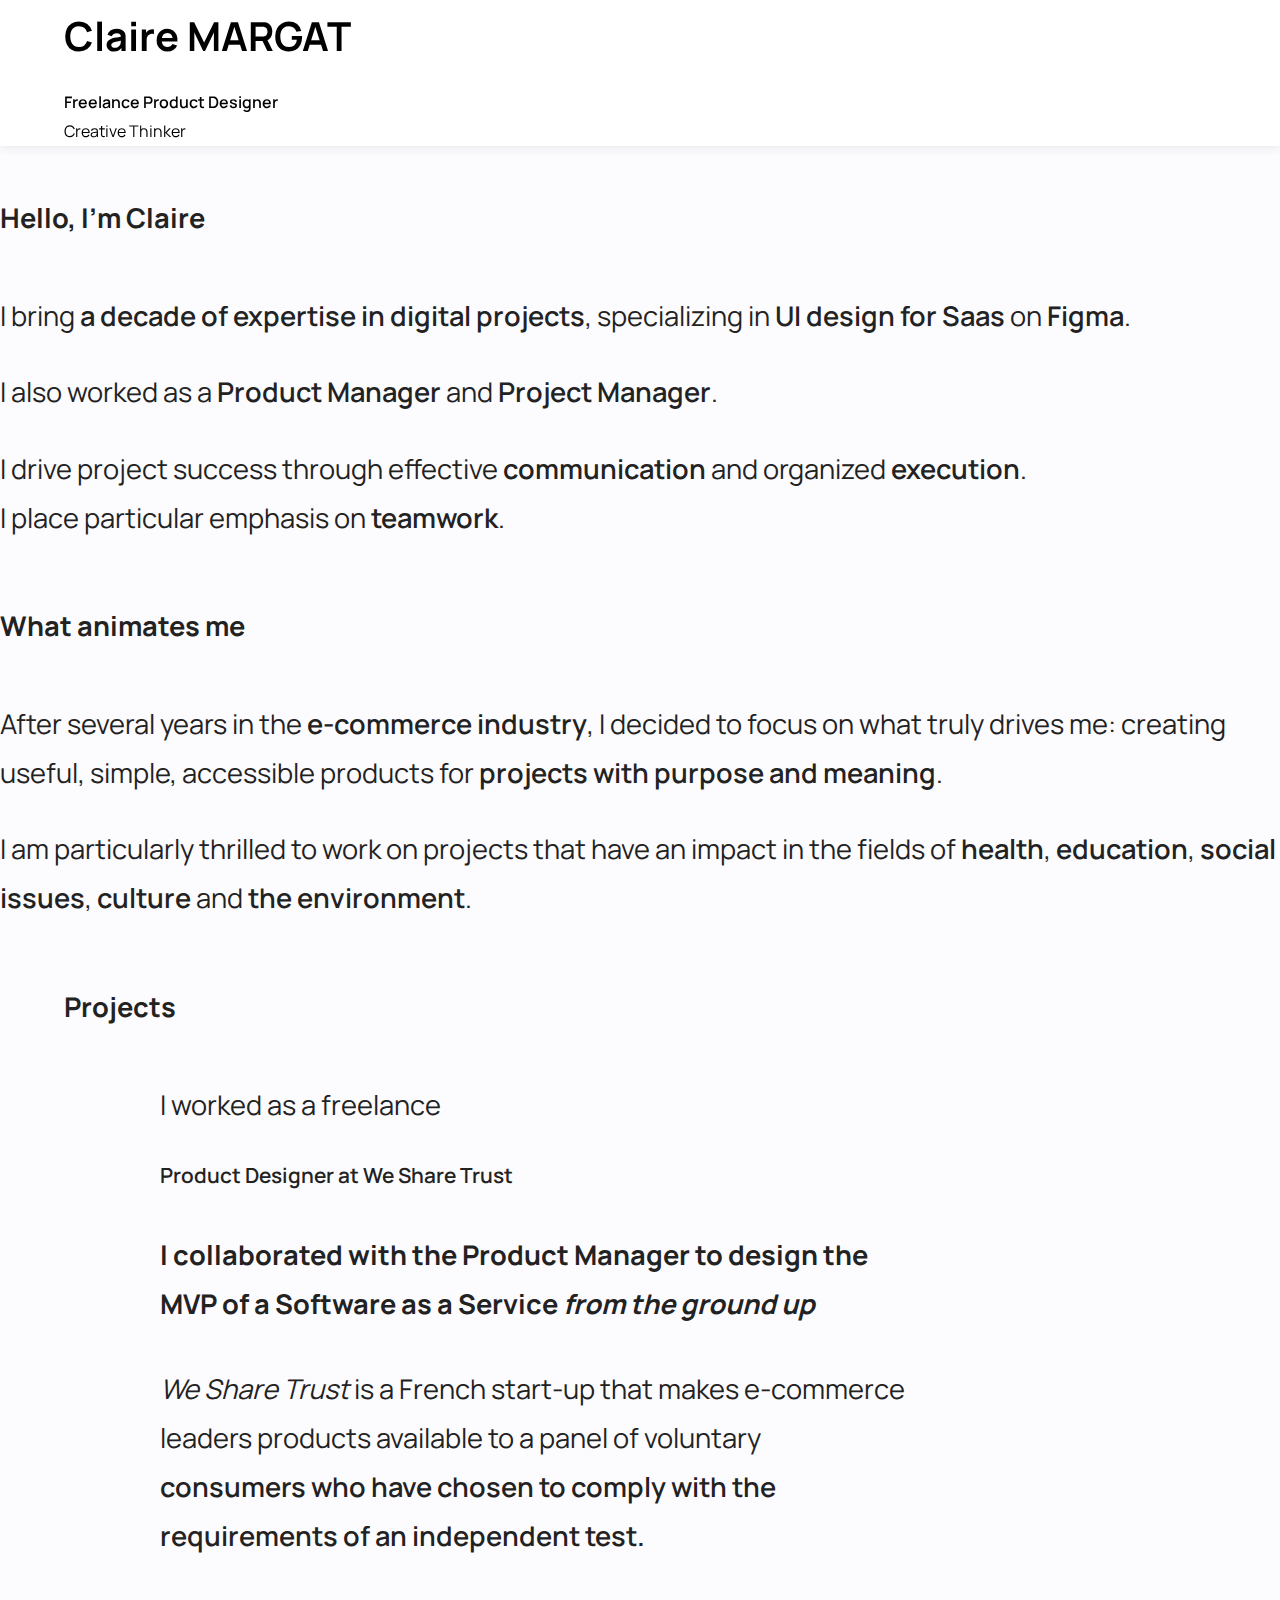
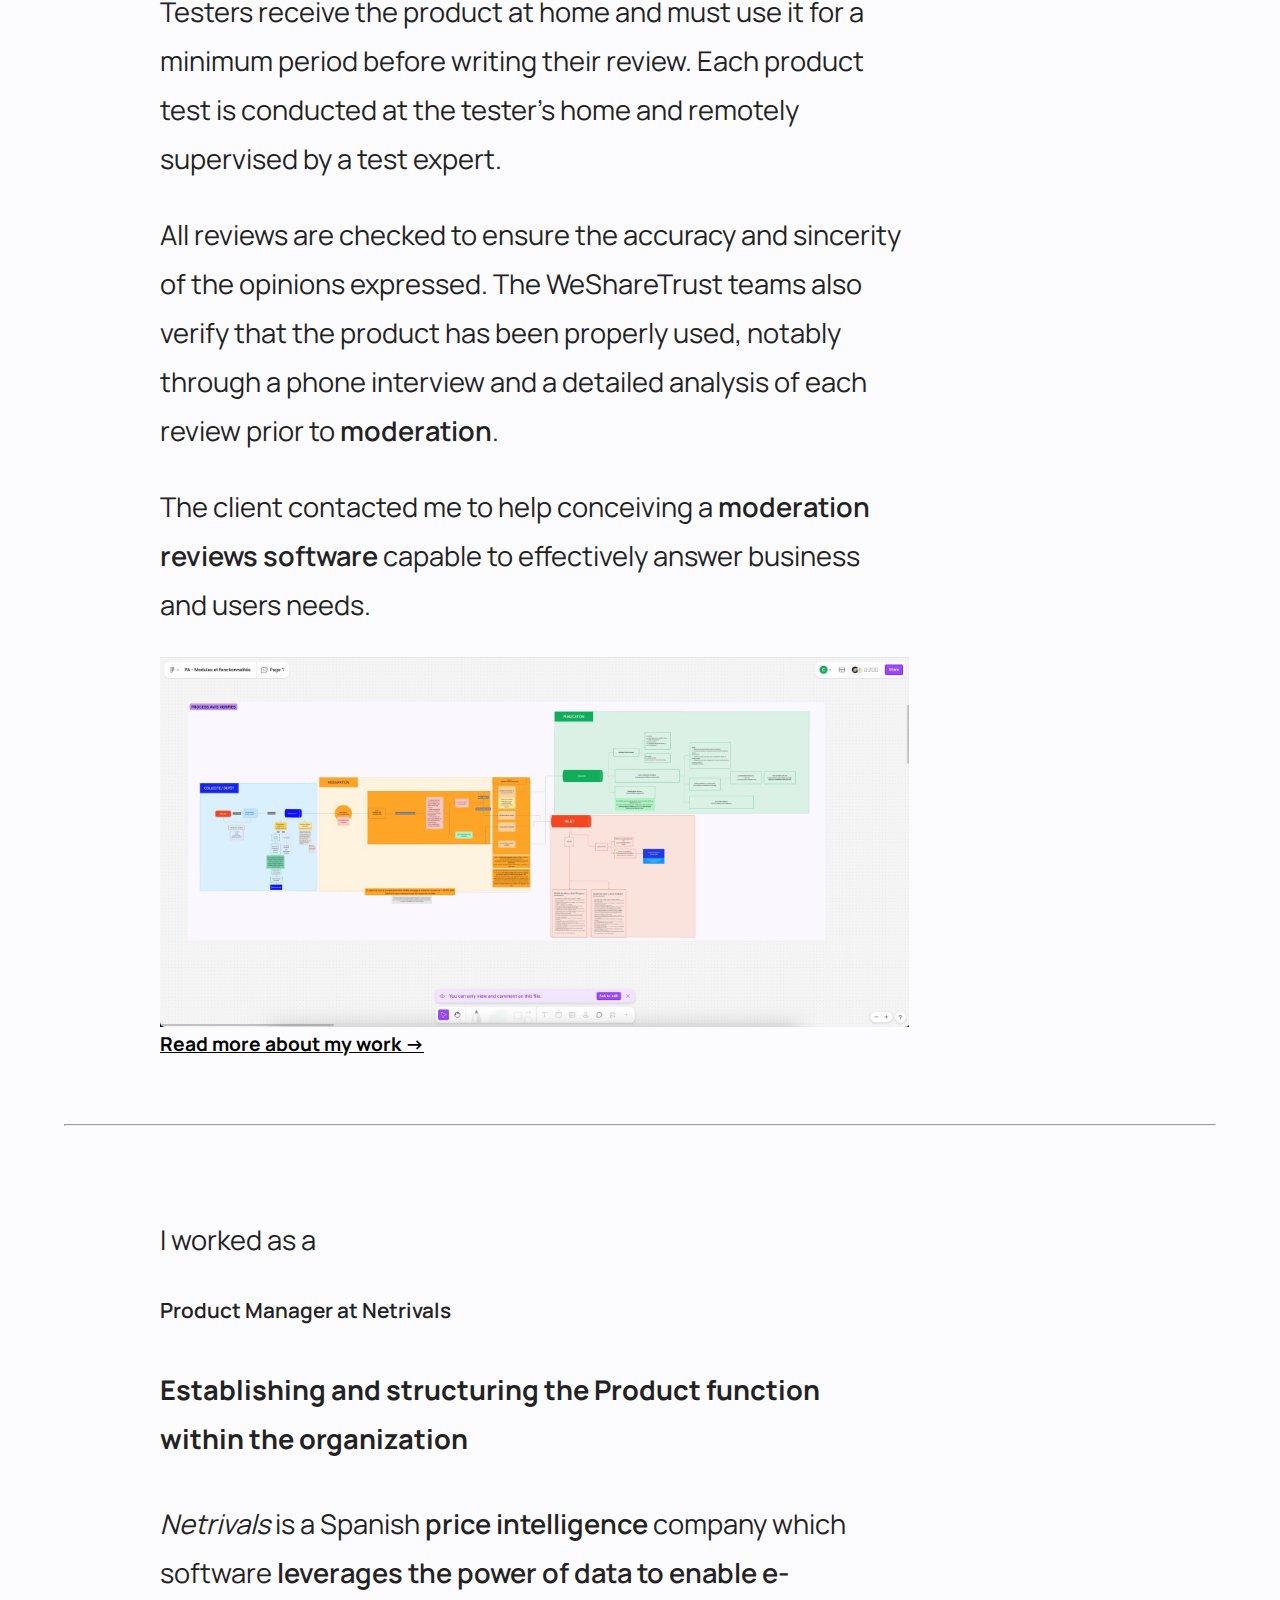
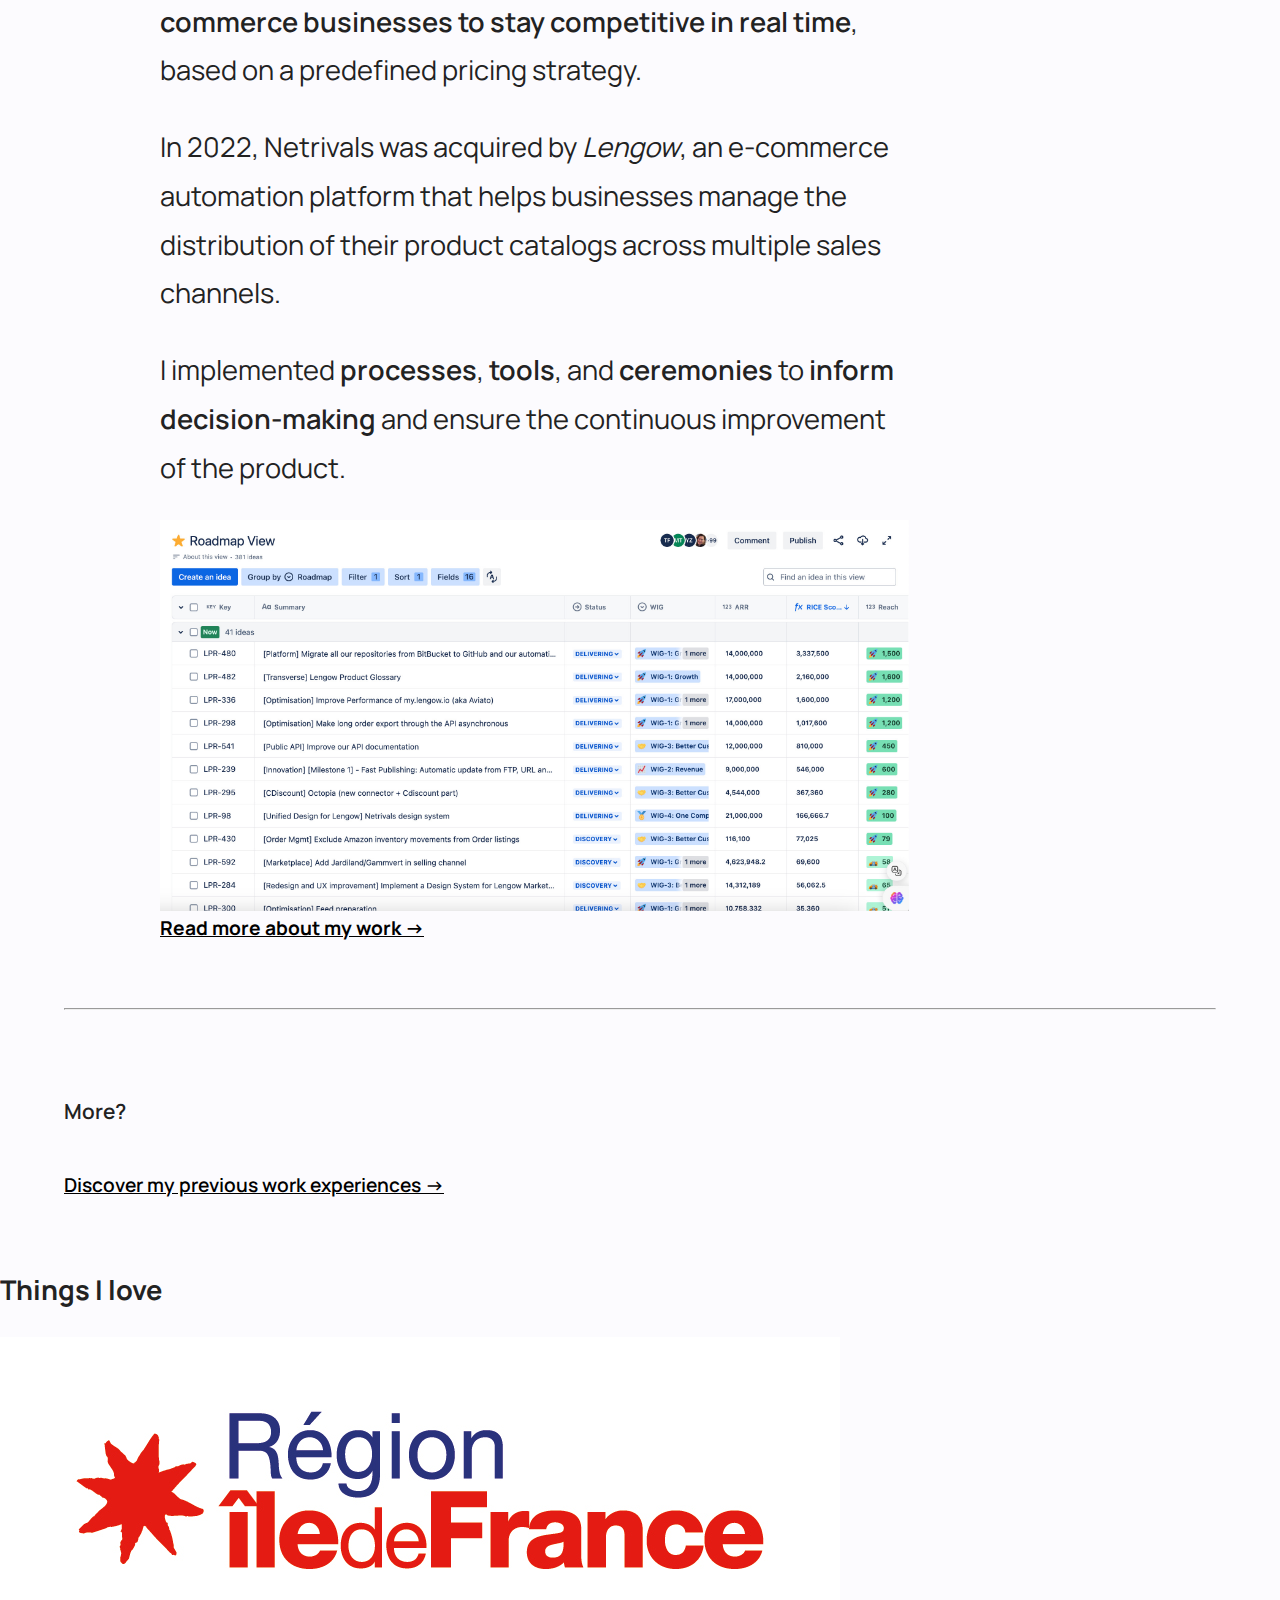
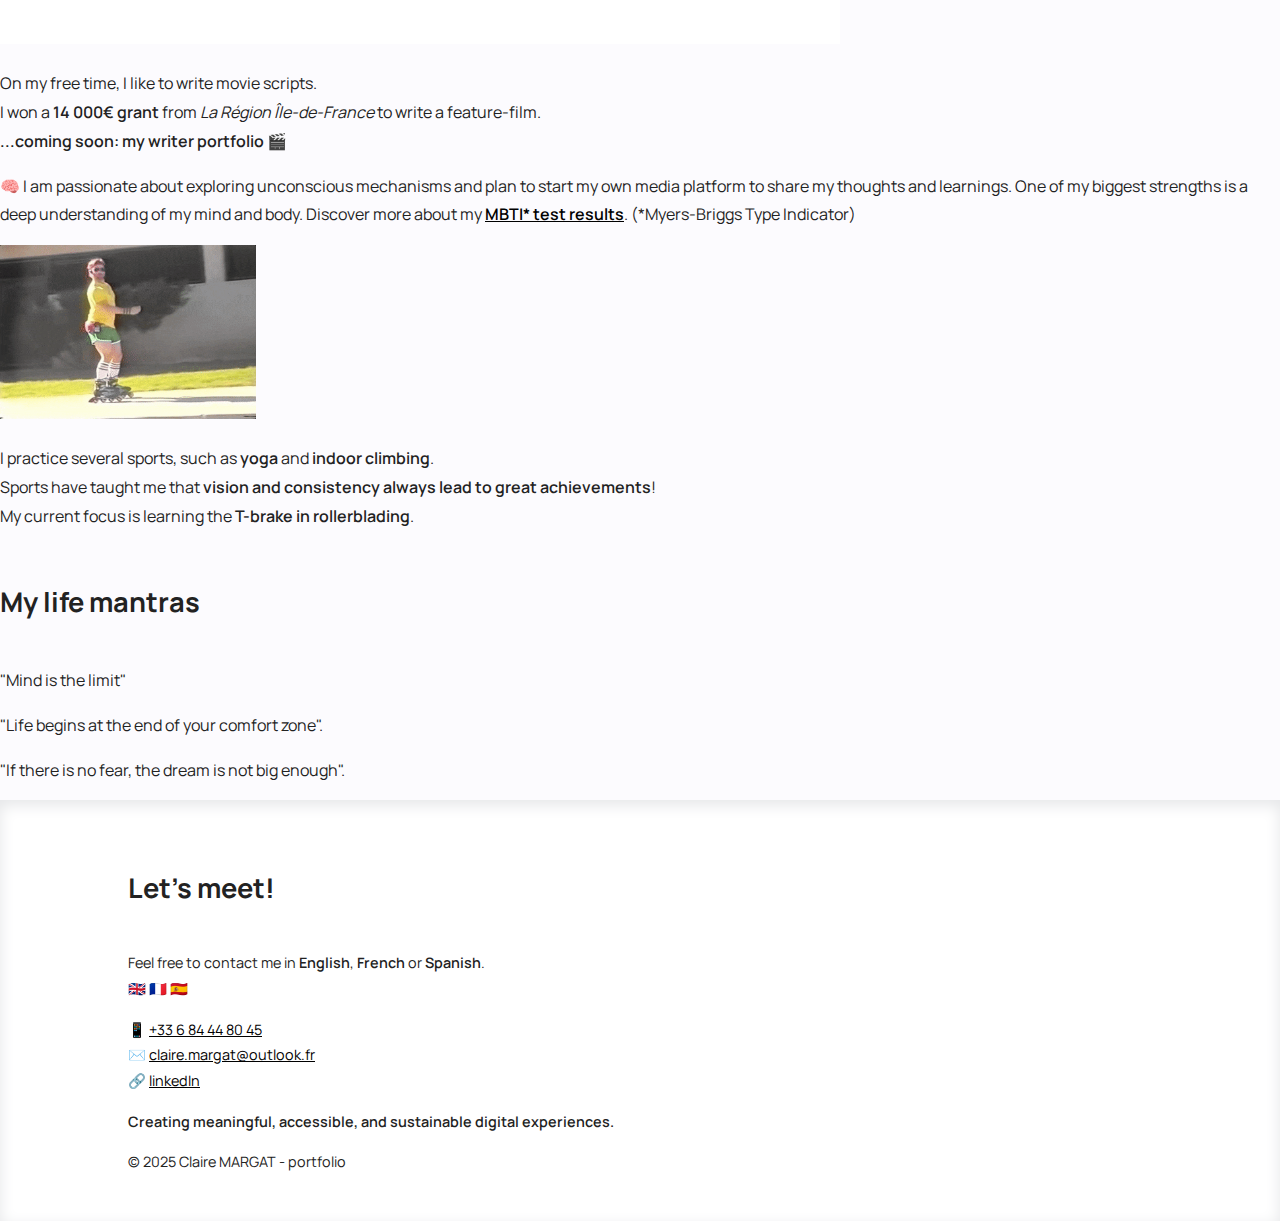
<file: index.html>
<!DOCTYPE html>
<html lang="fr">
<head>
  <meta charset="UTF-8" />
  <meta name="viewport" content="width=device-width, initial-scale=1.0" />
  <title>Portfolio – Claire MARGAT</title>
  <link rel="stylesheet" href="style.css" />
  <link rel="icon" href="favicon.ico">
</head>
<body>
  <header>
    <h1>Claire MARGAT</h1>
    <p><strong>Freelance Product Designer</strong><br>Creative Thinker </p>
  </header>

  <main>
    <section class="about">
      <h2>Hello, I'm Claire</h2>
      <br><p>I bring <b>a decade of expertise in digital projects</b>, specializing in <b>UI design for Saas</b> on <b>Figma</b>.</p>
      <p>I also worked as a <b>Product Manager</b> and <b>Project Manager</b>.</p>
      <p>I drive project success through effective <b>communication</b> and organized <b>execution</b>. <br>I place particular emphasis on <b>teamwork</b>.</p>
    </section>

    <section class="about">
      <h2>What animates me</h2>
      <p>After several years in the <b>e-commerce industry</b>, I decided to focus on what truly drives me: creating useful, simple, accessible products for <b>projects with purpose and meaning</b>.</p>
      <p>I am particularly thrilled to work on projects that have an impact in the fields of <b>health</b>, <b>education</b>, <b>social issues</b>, <b>culture</b> and <b>the environment</b>.</b></p>
    </section>

    <section class="projects">
      <h2>Projects</h2>
      <div class="project">
        <p>I worked as a freelance</p>
        <h3>Product Designer at We Share Trust</h3>
        <h4>I collaborated with the Product Manager to design the MVP of a Software as a Service <i>from the ground up</i></h4>
        <p><i>We Share Trust</i> is a French start-up that makes e-commerce leaders products available to a panel of voluntary <b>consumers who have chosen to comply with the requirements of an independent test.</b></p>
        <p>Testers receive the product at home and must use it for a minimum period before writing their review. Each product test is conducted at the tester’s home and remotely supervised by a test expert. </p>
        <p>All reviews are checked to ensure the accuracy and sincerity of the opinions expressed. The WeShareTrust teams also verify that the product has been properly used, notably through a phone interview and a detailed analysis of each review prior to <b>moderation</b>.</p>
        <p>The client contacted me to help conceiving a <b>moderation reviews software</b> capable to effectively answer business and users needs.</b></p>

        
          <figure>
          <a href="portfolio/projects.html">
           <img src="figjam.jpg" alt="Figjam" width="40%">
           <h4>Read more about my work →</h4>
         </figure>
       </a>
       <br>
  </div>
  <hr>
  <br>
  <div class="project">
    <p>I worked as a </p>
    <h3>Product Manager at Netrivals</h3>
    <h4>Establishing and structuring the Product function within the organization</h4>
              <p><i>Netrivals</i> is a Spanish <b>price intelligence</b> company which software <b>leverages the power of data to enable e-commerce businesses to stay competitive in real time</b>, based on a predefined pricing strategy.</b></p>
              <p>In 2022, Netrivals was acquired by <i>Lengow</i>, an e-commerce automation platform that helps businesses manage the distribution of their product catalogs across multiple sales channels.</p>
              <p>I implemented <b>processes</b>, <b>tools</b>, and <b>ceremonies</b> to <b>inform decision-making</b> and ensure the continuous improvement of the product.</p>
    <figure>
          <a href="product-manager.html">
           <img src="roadmapjpd.jpg" alt="roadmap" width="40%">
           <h4>Read more about my work →</h4>
         </figure>
       </a>
      <br>
    </div>
    <hr>
    <br>
    
        <h3>More?</h3>
        <p><b><a href="https://www.linkedin.com/in/claire-margat-99587173/">Discover my previous work experiences →</a></b></p>
        </div>
      </div>
    </section>

    <section class="passions">
      <h2>Things I love</h2>
      <div class="mbti-texte">
      <img src="idf.jpg" alt="logo idf">
      <p>On my free time, I like to write movie scripts.  
      <br>I won a <b>14 000€ grant</b> from <i>La Région Île-de-France</i> to write a feature-film. 
      <br><b>...coming soon: my writer portfolio 🎬 </b></p>
    </div>
      <div>
      <p>🧠 I am passionate about exploring unconscious mechanisms and plan to start my own media platform to share my thoughts and learnings. One of my biggest strengths is a deep understanding of my mind and body. Discover more about my <a href="injf.pdf" target="_blank" rel="noopener noreferrer"><b>MBTI* test results</b></a>. (*Myers-Briggs Type Indicator)</p>
    </div>
      <div class="gif-texte">
      <img src="roller.gif" width="20%">
      <p>I practice several sports, such as <b>yoga</b> and <b>indoor climbing</b>. 
      <br>Sports have taught me that <b>vision and consistency always lead to great achievements</b>! 
      <br>My current focus is learning the <b>T-brake in rollerblading</b>.</p>
      </div>

    </section>

    <section class="mantras">
      <h2>My life mantras</h2>
      <br>
      <p>"Mind is the limit"</p>
      <p>"Life begins at the end of your comfort zone".</p>
      <p>"If there is no fear, the dream is not big enough".</p>
    </section>

  </main>

  <footer>
   <h2 class="footer-title">Let's meet!</h2>
   <p class="footer-text">
    <p class="languages">Feel free to contact me in <b>English</b>, <b>French</b> or <b>Spanish</b>. 
    <br> 🇬🇧 🇫🇷 🇪🇸
    </p>

  <p> 📱 <a href="https://web.whatsapp.com/">+33 6 84 44 80 45</a> 
  <br> ✉️ <a href="mailto:claire.margat@outlook.com"> claire.margat@outlook.fr</a>  
  <br>🔗 <a href="https://www.linkedin.com/in/claire-margat-99587173/" target="https://www.linkedin.com/in/claire-margat-99587173/">linkedIn</a></p>
  <strong>Creating meaningful, accessible, and sustainable digital experiences.</strong>
  <p>© 2025 Claire MARGAT - portfolio</p>
</footer>
</body>
</html>
</file>
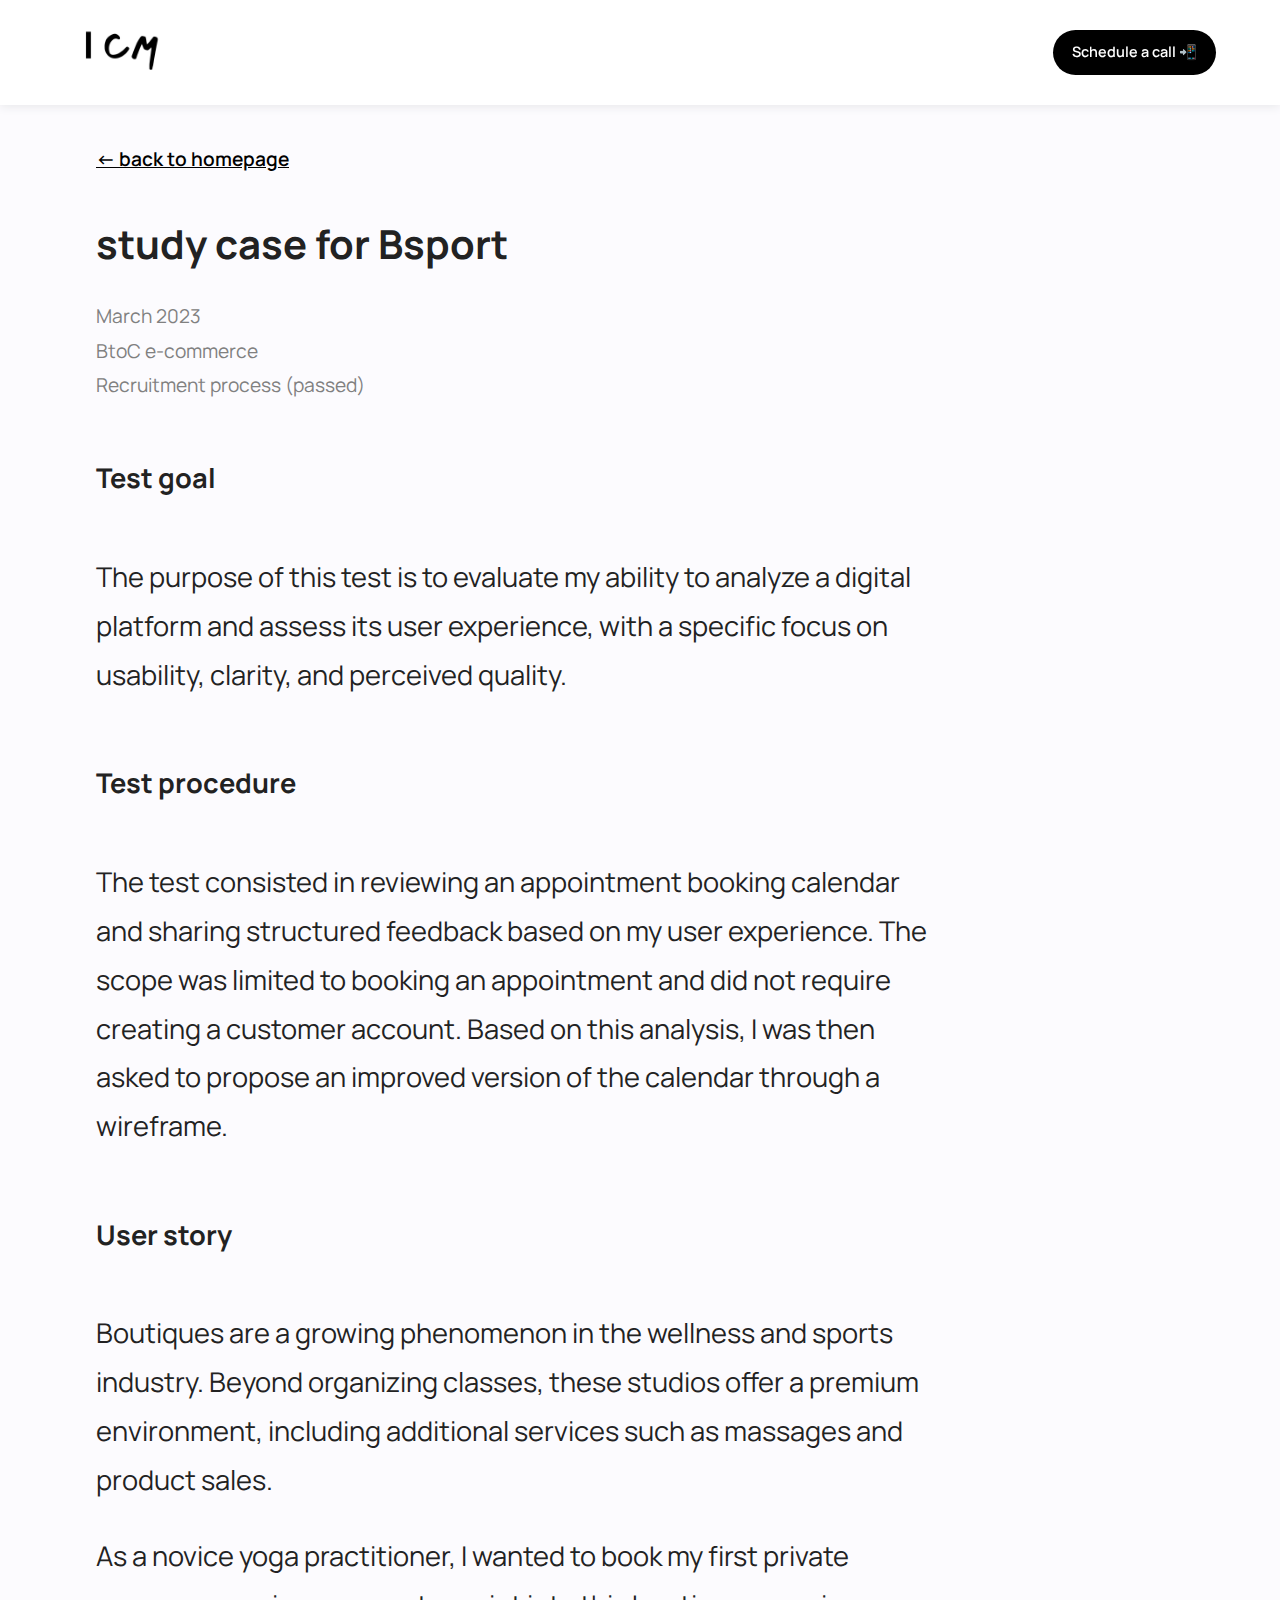
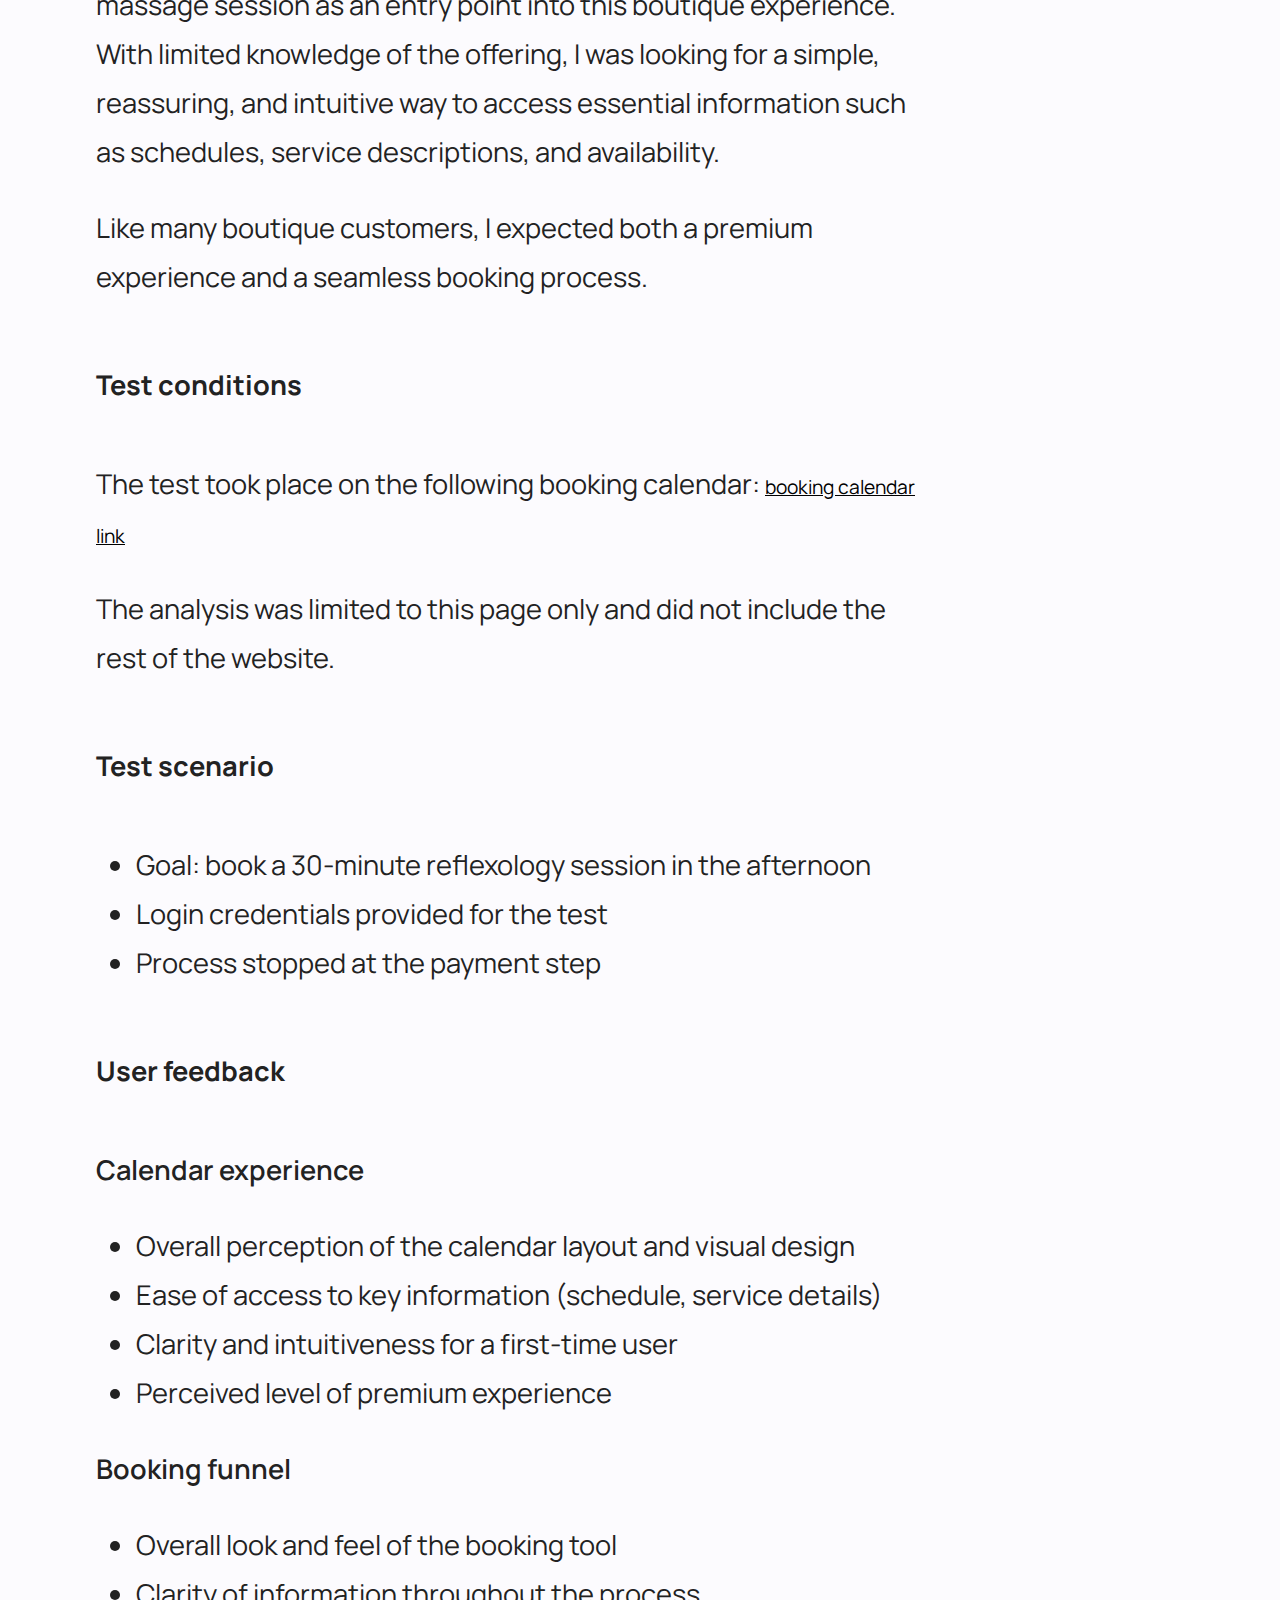
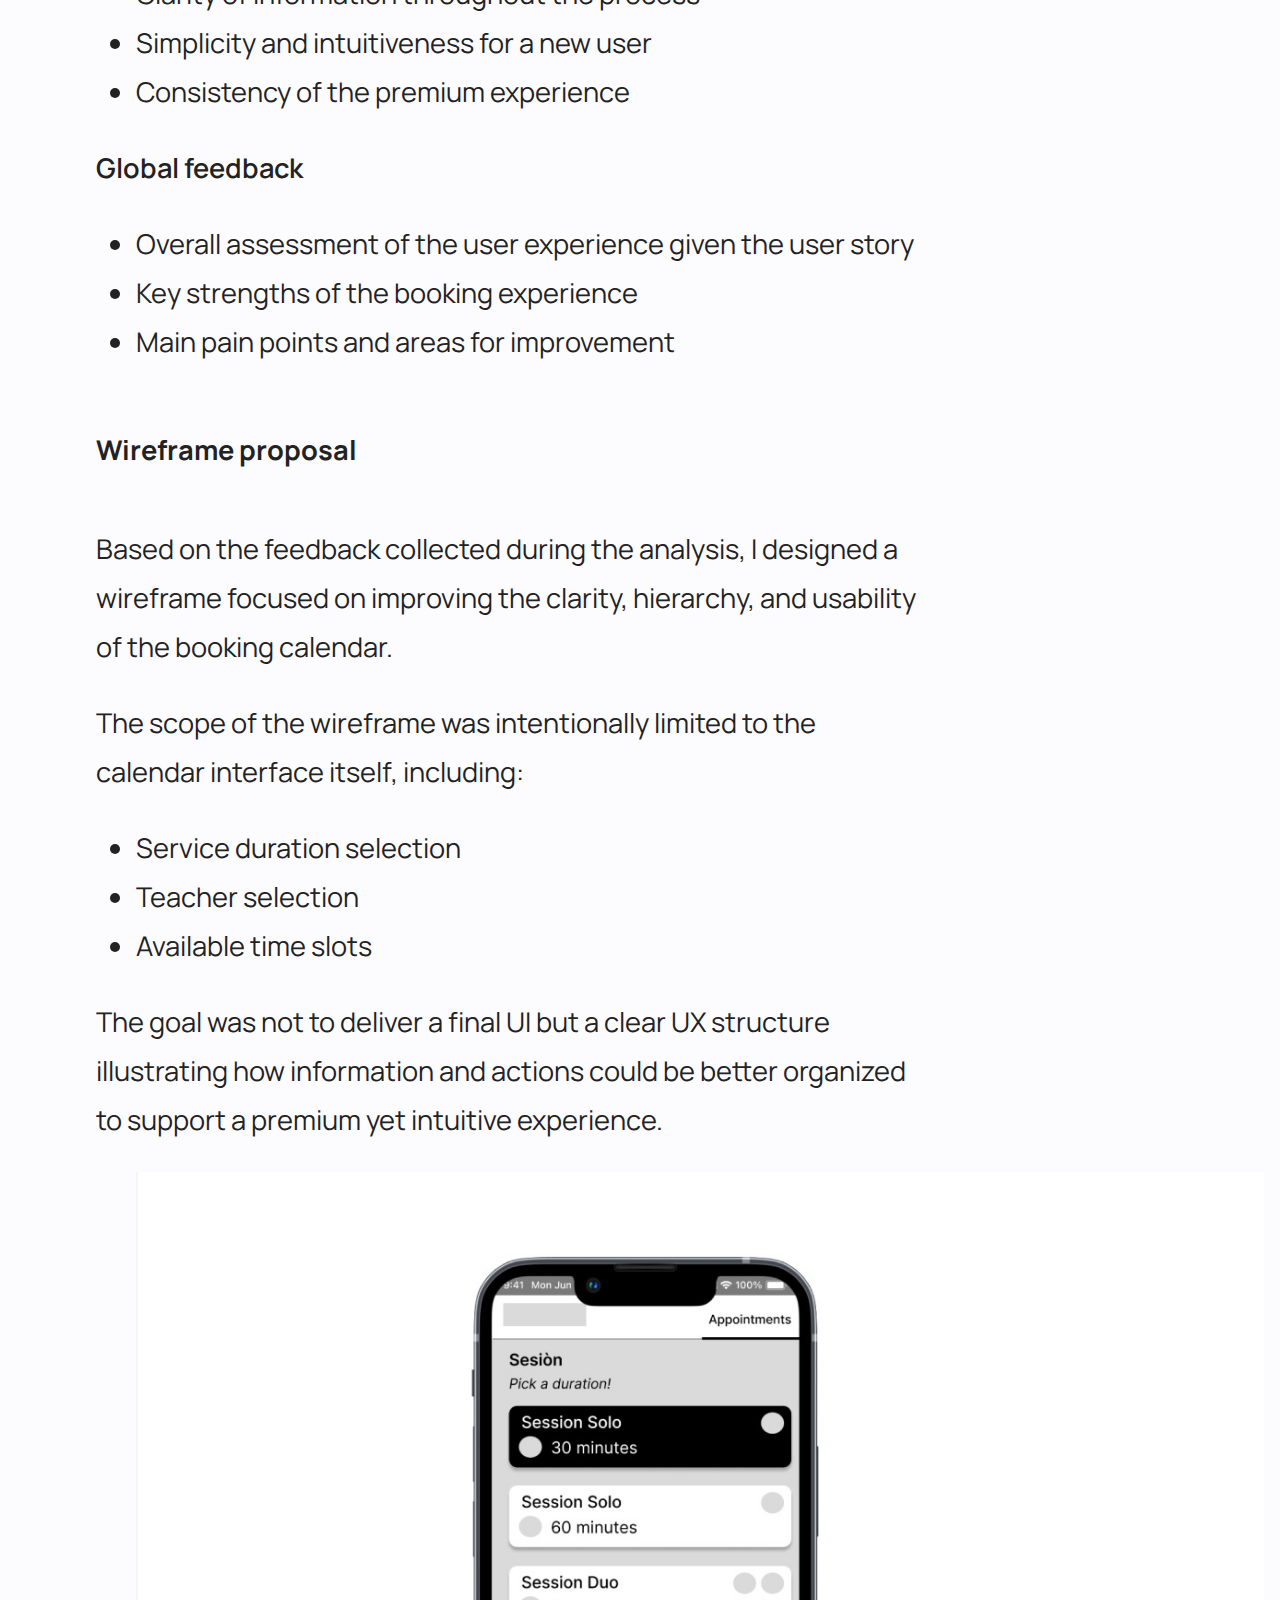
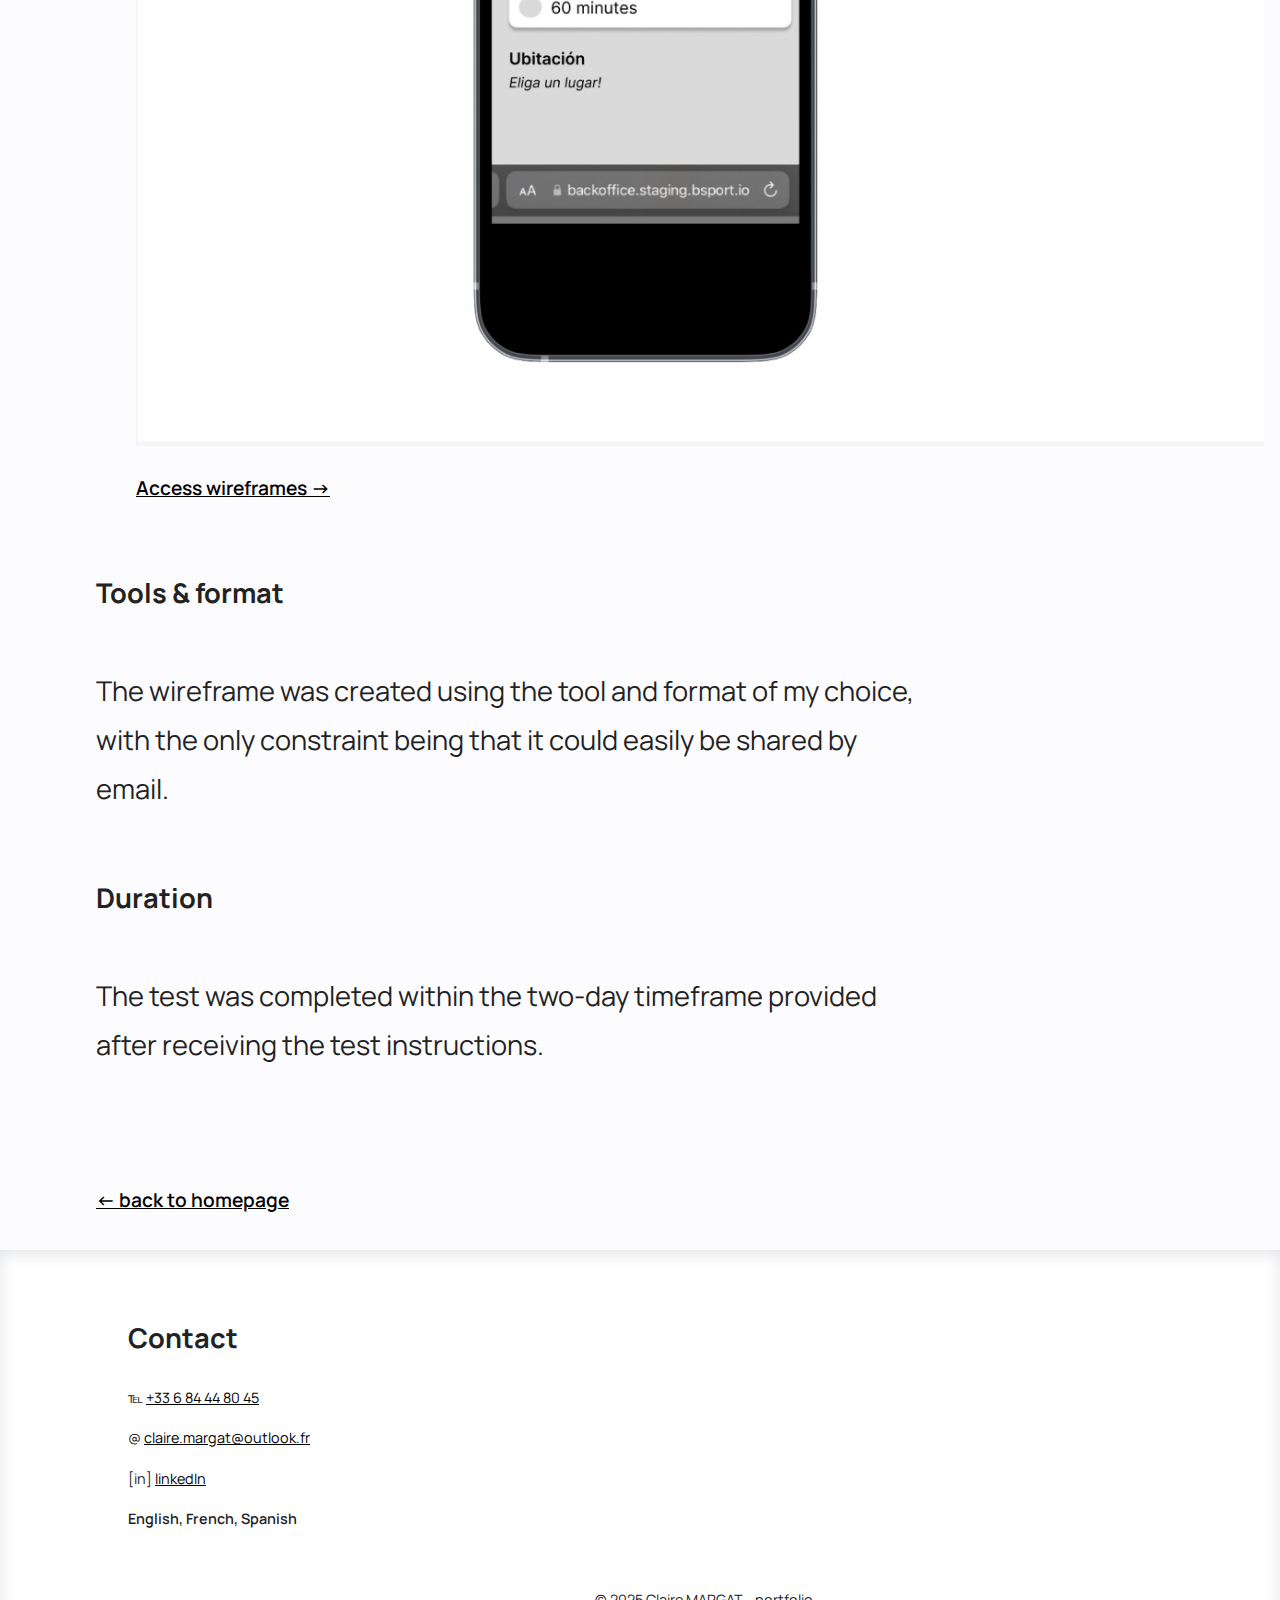
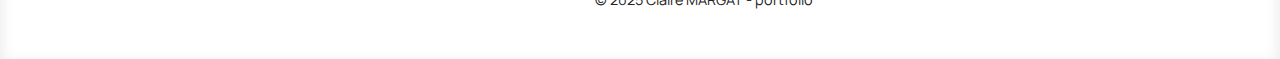
<file: bsport.html>
<!DOCTYPE html>
<html lang="fr">
<head>
  <meta charset="UTF-8" />
  <meta name="viewport" content="width=device-width, initial-scale=1.0" />
  <title>Projects – Claire MARGAT</title>
  <link rel="stylesheet" href="style.css" />
  <link rel="icon" href="favicon.ico">
</head>

<body>
 <header class="site-header">
  <a href="index.html">
  <img src="logo.jpg" alt="logo_claire_margat"></a>

  <a href="https://calendly.com/claire-margat106/30min" class="header-btn">Schedule a call 📲 </a>
</header>

  <main>


    <section class="project">
          <p><a href="index.html"><b>← back to homepage</b></a></p>


      <div class="project1">
        <h1>study case for Bsport</h1>

  <div class="infos">
            <p>March 2023<br>
     BtoC e-commerce<br>Recruitment process (passed)</p>
   </div>

    

<h2>Test goal</h2>
<p>
The purpose of this test is to evaluate my ability to analyze a digital platform and assess its user experience, with a specific focus on usability, clarity, and perceived quality.
</p>

<h2>Test procedure</h2>
<p>
The test consisted in reviewing an appointment booking calendar and sharing structured feedback based on my user experience. The scope was limited to booking an appointment and did not require creating a customer account. Based on this analysis, I was then asked to propose an improved version of the calendar through a wireframe.
</p>

<h2>User story</h2>
<p>
Boutiques are a growing phenomenon in the wellness and sports industry. Beyond organizing classes, these studios offer a premium environment, including additional services such as massages and product sales.
</p>
<p>
As a novice yoga practitioner, I wanted to book my first private massage session as an entry point into this boutique experience. With limited knowledge of the offering, I was looking for a simple, reassuring, and intuitive way to access essential information such as schedules, service descriptions, and availability.
</p>
<p>
Like many boutique customers, I expected both a premium experience and a seamless booking process.
</p>

<h2>Test conditions</h2>
<p>
The test took place on the following booking calendar:
<a href="https://backoffice.staging.bsport.io/m/Studio%20entretien%20produit/600/private-service/?tabSelected=0" target="_blank" rel="noopener noreferrer">
booking calendar link
</a>
</p>
<p>
The analysis was limited to this page only and did not include the rest of the website.
</p>

<h2>Test scenario</h2>
<ul>
  <li>Goal: book a 30-minute reflexology session in the afternoon</li>
  <li>Login credentials provided for the test</li>
  <li>Process stopped at the payment step</li>
</ul>

<h2>User feedback</h2>

<p><b>Calendar experience</b></p>
<ul>
  <li>Overall perception of the calendar layout and visual design</li>
  <li>Ease of access to key information (schedule, service details)</li>
  <li>Clarity and intuitiveness for a first-time user</li>
  <li>Perceived level of premium experience</li>
</ul>

<p><b>Booking funnel</b></p>
<ul>
  <li>Overall look and feel of the booking tool</li>
  <li>Clarity of information throughout the process</li>
  <li>Simplicity and intuitiveness for a new user</li>
  <li>Consistency of the premium experience</li>
</ul>

<p><b>Global feedback</b></p>
<ul>
  <li>Overall assessment of the user experience given the user story</li>
  <li>Key strengths of the booking experience</li>
  <li>Main pain points and areas for improvement</li>
</ul>

<h2>Wireframe proposal</h2>
<p>
Based on the feedback collected during the analysis, I designed a wireframe focused on improving the clarity, hierarchy, and usability of the booking calendar.
</p>
<p>
The scope of the wireframe was intentionally limited to the calendar interface itself, including:
</p>
<ul>
  <li>Service duration selection</li>
  <li>Teacher selection</li>
  <li>Available time slots</li>
</ul>

<p>
The goal was not to deliver a final UI but a clear UX structure illustrating how information and actions could be better organized to support a premium yet intuitive experience.
</p>

<figure class="illustration">

<p><b><a href="https://www.figma.com/proto/vfI7YFlcE19AF9y7KLTqIn/BSPORT-STUDY-CASE?node-id=2-4&p=f&t=gMbLcAbz2tLyWVgI-0&scaling=scale-down&content-scaling=fixed&page-id=0%3A1" target=_blank> <img src="bsportwireframes.jpg" alt="bsport"></img><br>Access wireframes →</a></b></p>
</figure>


<h2>Tools & format</h2>
<p>
The wireframe was created using the tool and format of my choice, with the only constraint being that it could easily be shared by email.
</p>

<h2>Duration</h2>
<p>
The test was completed within the two-day timeframe provided after receiving the test instructions.
</p>

<br>


<p><a href="index.html"><b>← back to homepage</b></a></p>


            </main>

          <footer>
    <h2>Contact</h2>
    <div class="contact-info">℡    <a href="https://web.whatsapp.com/">+33 6 84 44 80 45</a></p>
    <p>@ <a href="mailto:claire.margat@outlook.com">claire.margat@outlook.fr</a></p>
    <p>[in] <a href="https://www.linkedin.com/in/claire-margat-99587173/" target="https://www.linkedin.com/in/claire-margat-99587173/" rel="noopener noreferrer">linkedIn</a></p></div>
    <p><strong> English, French, Spanish </strong></p>
  <div class="signature">
    <br>
  <p>© 2025 Claire MARGAT - portfolio</p></div>
</footer>
        </body>
        </html>
</file>
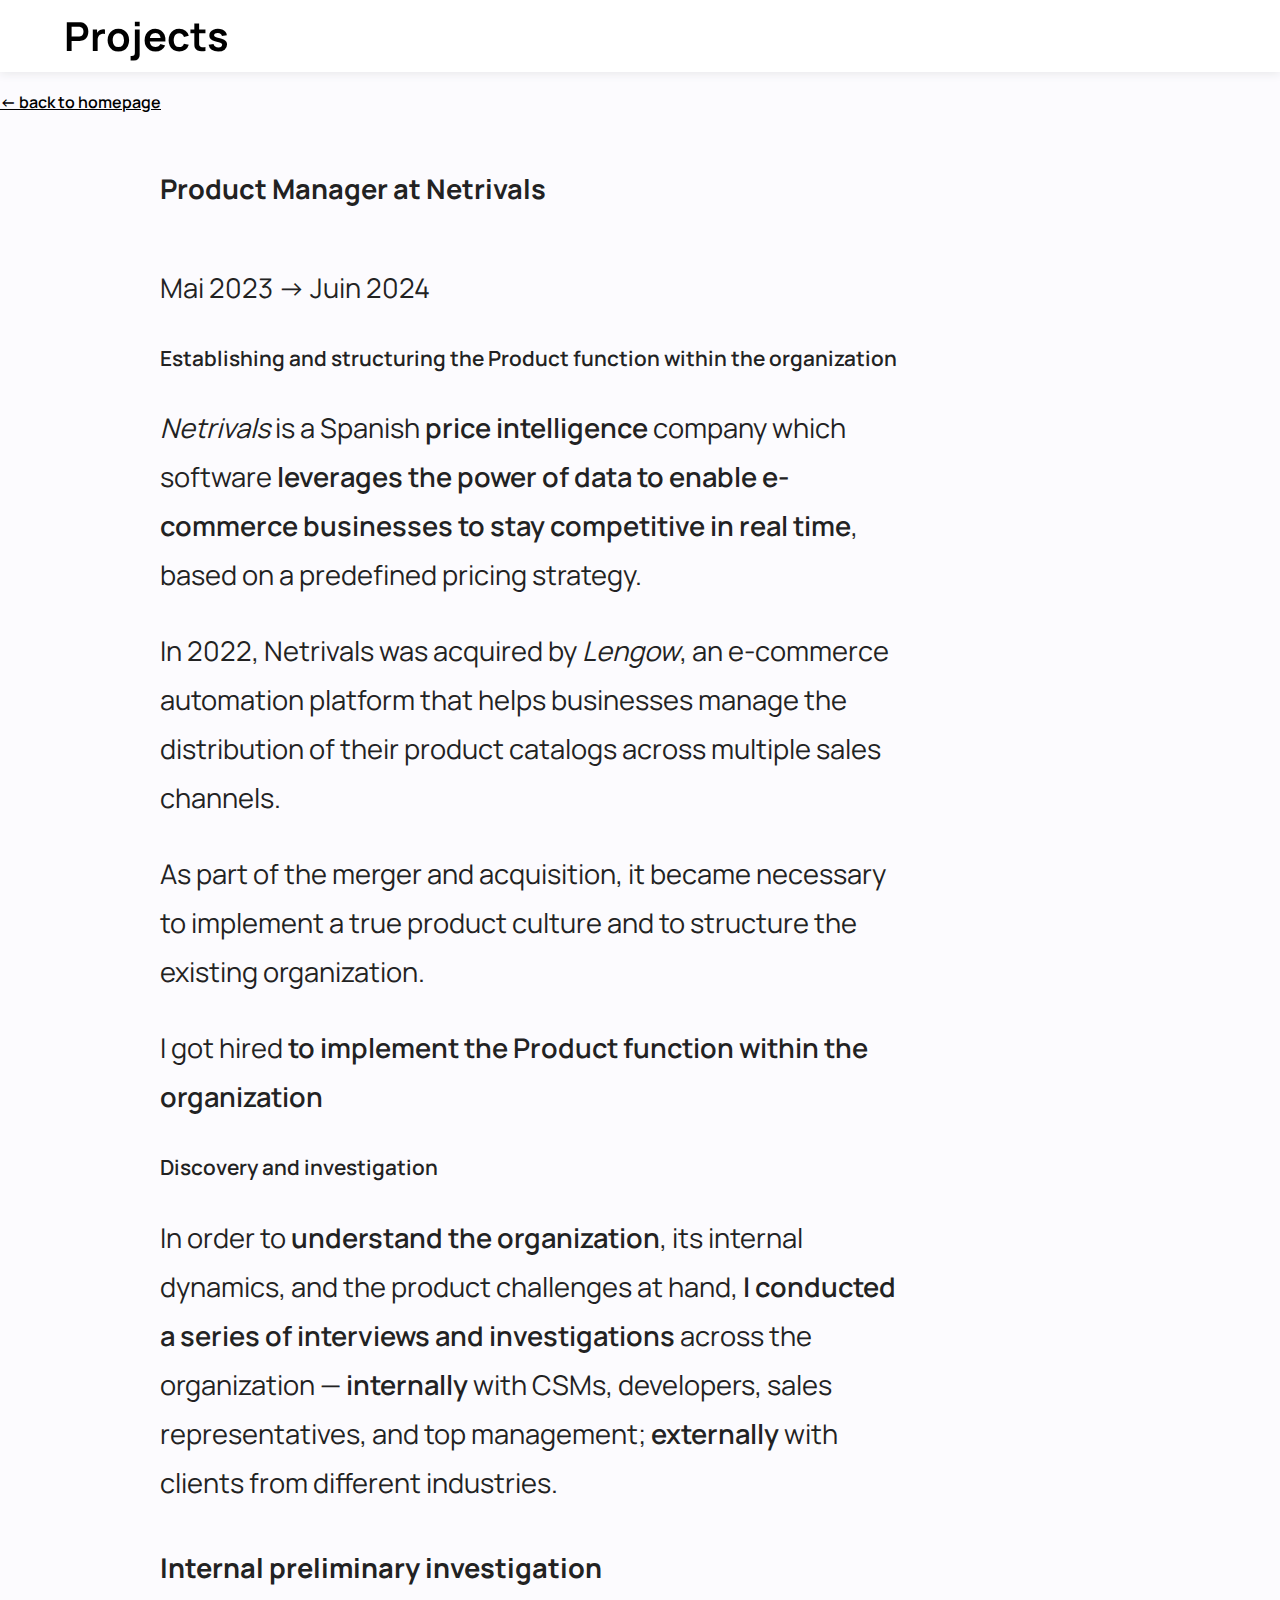
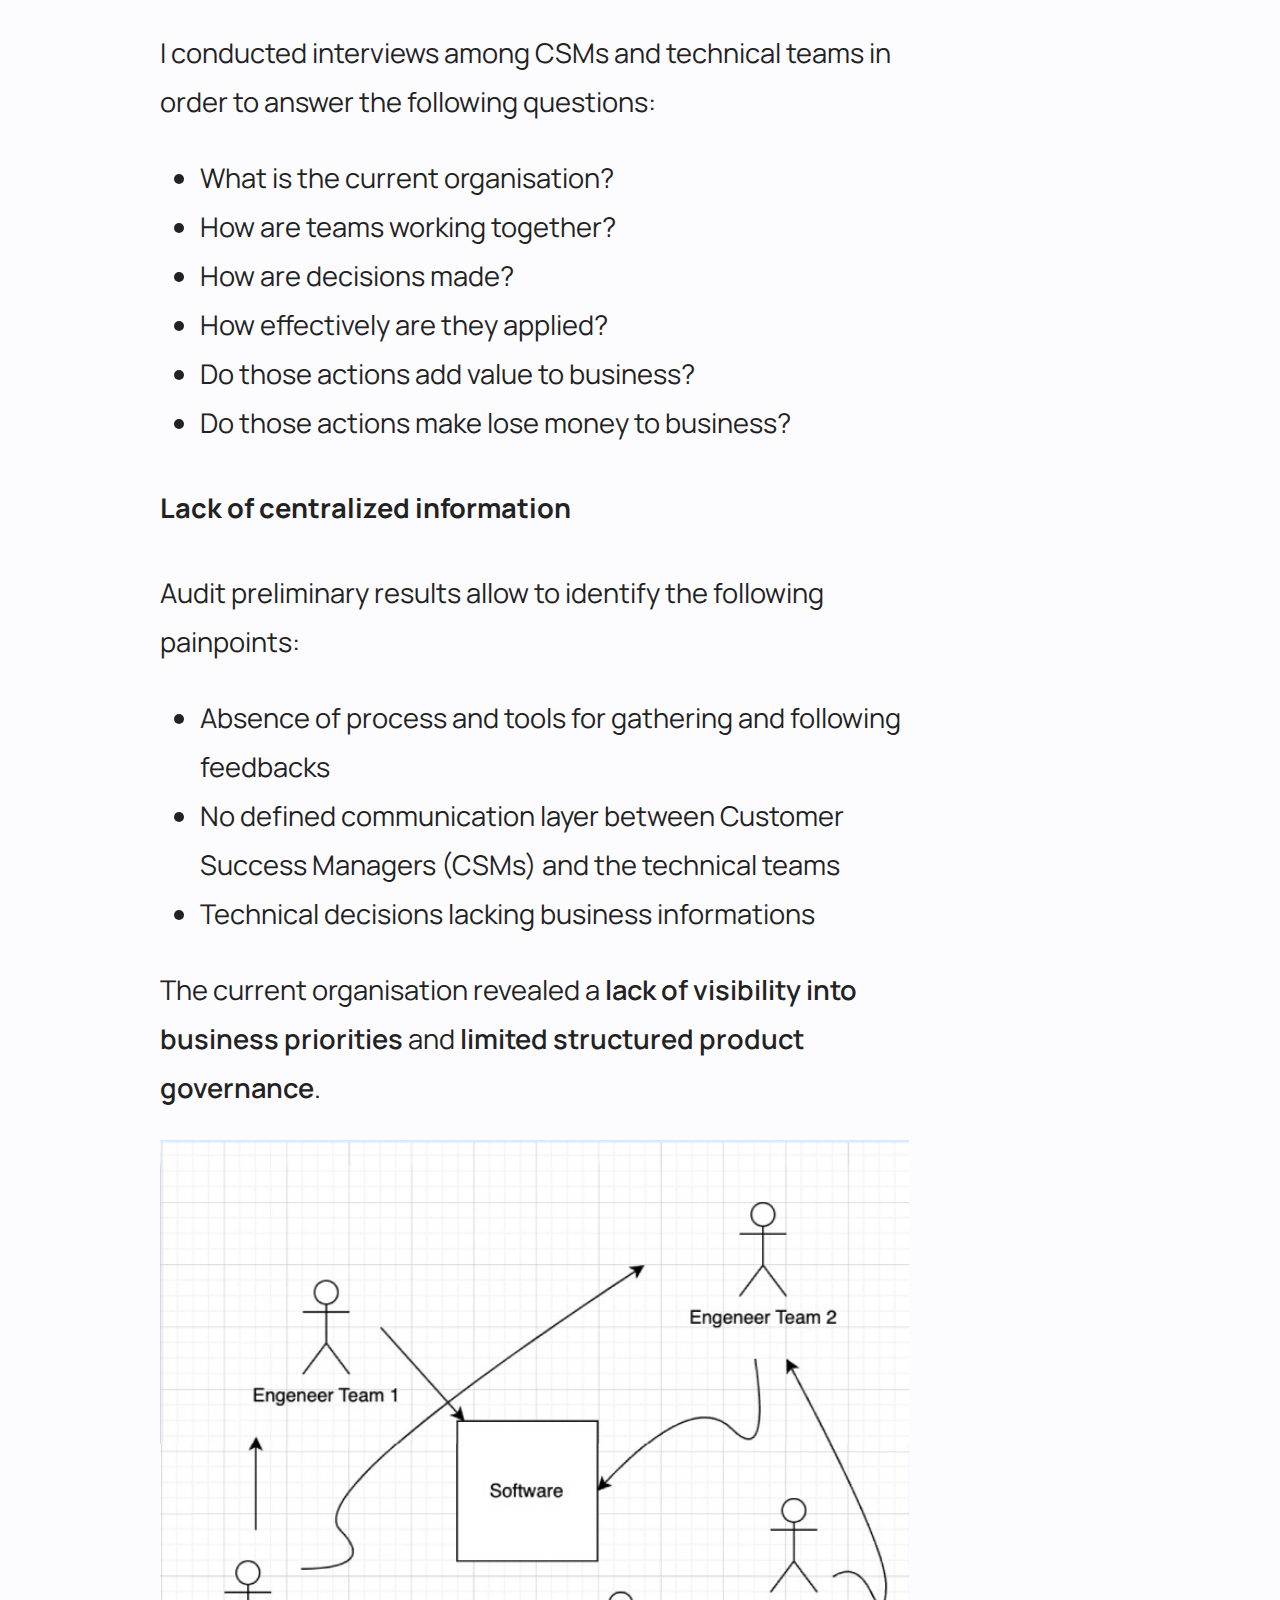
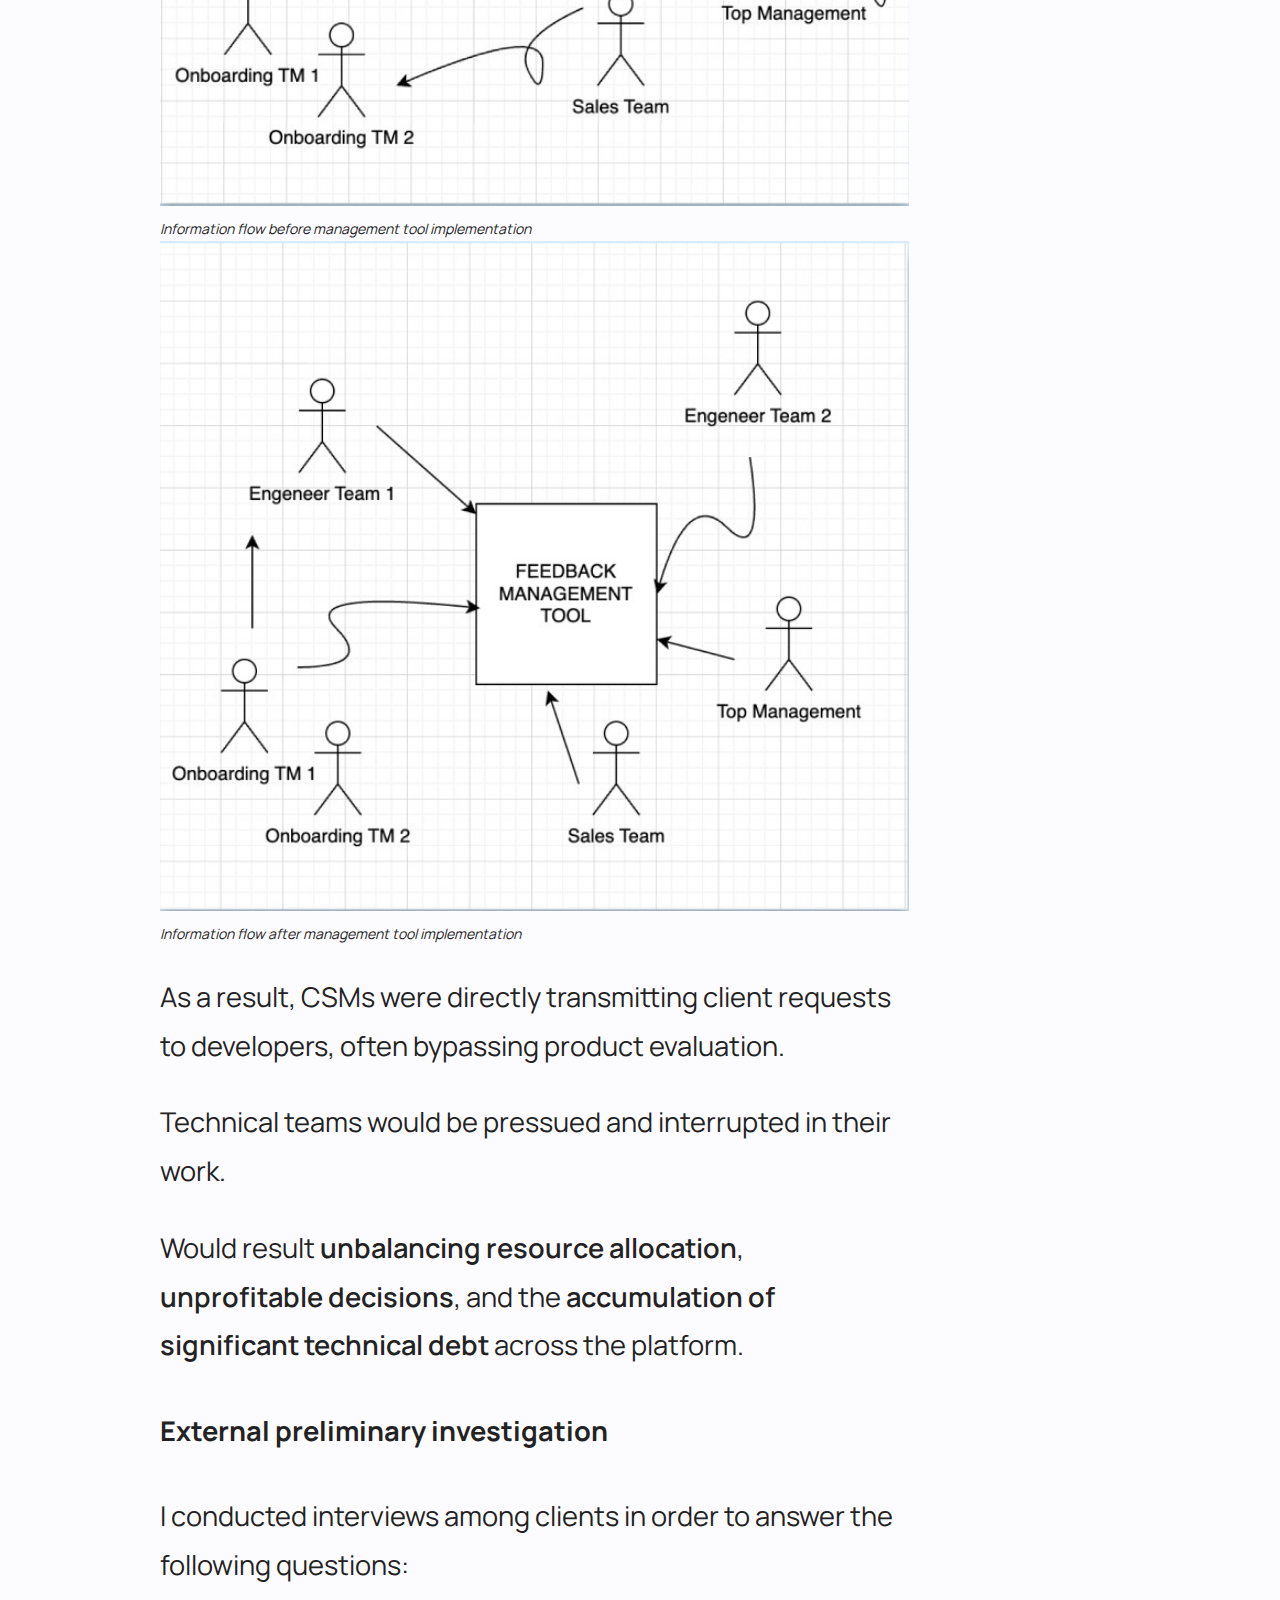
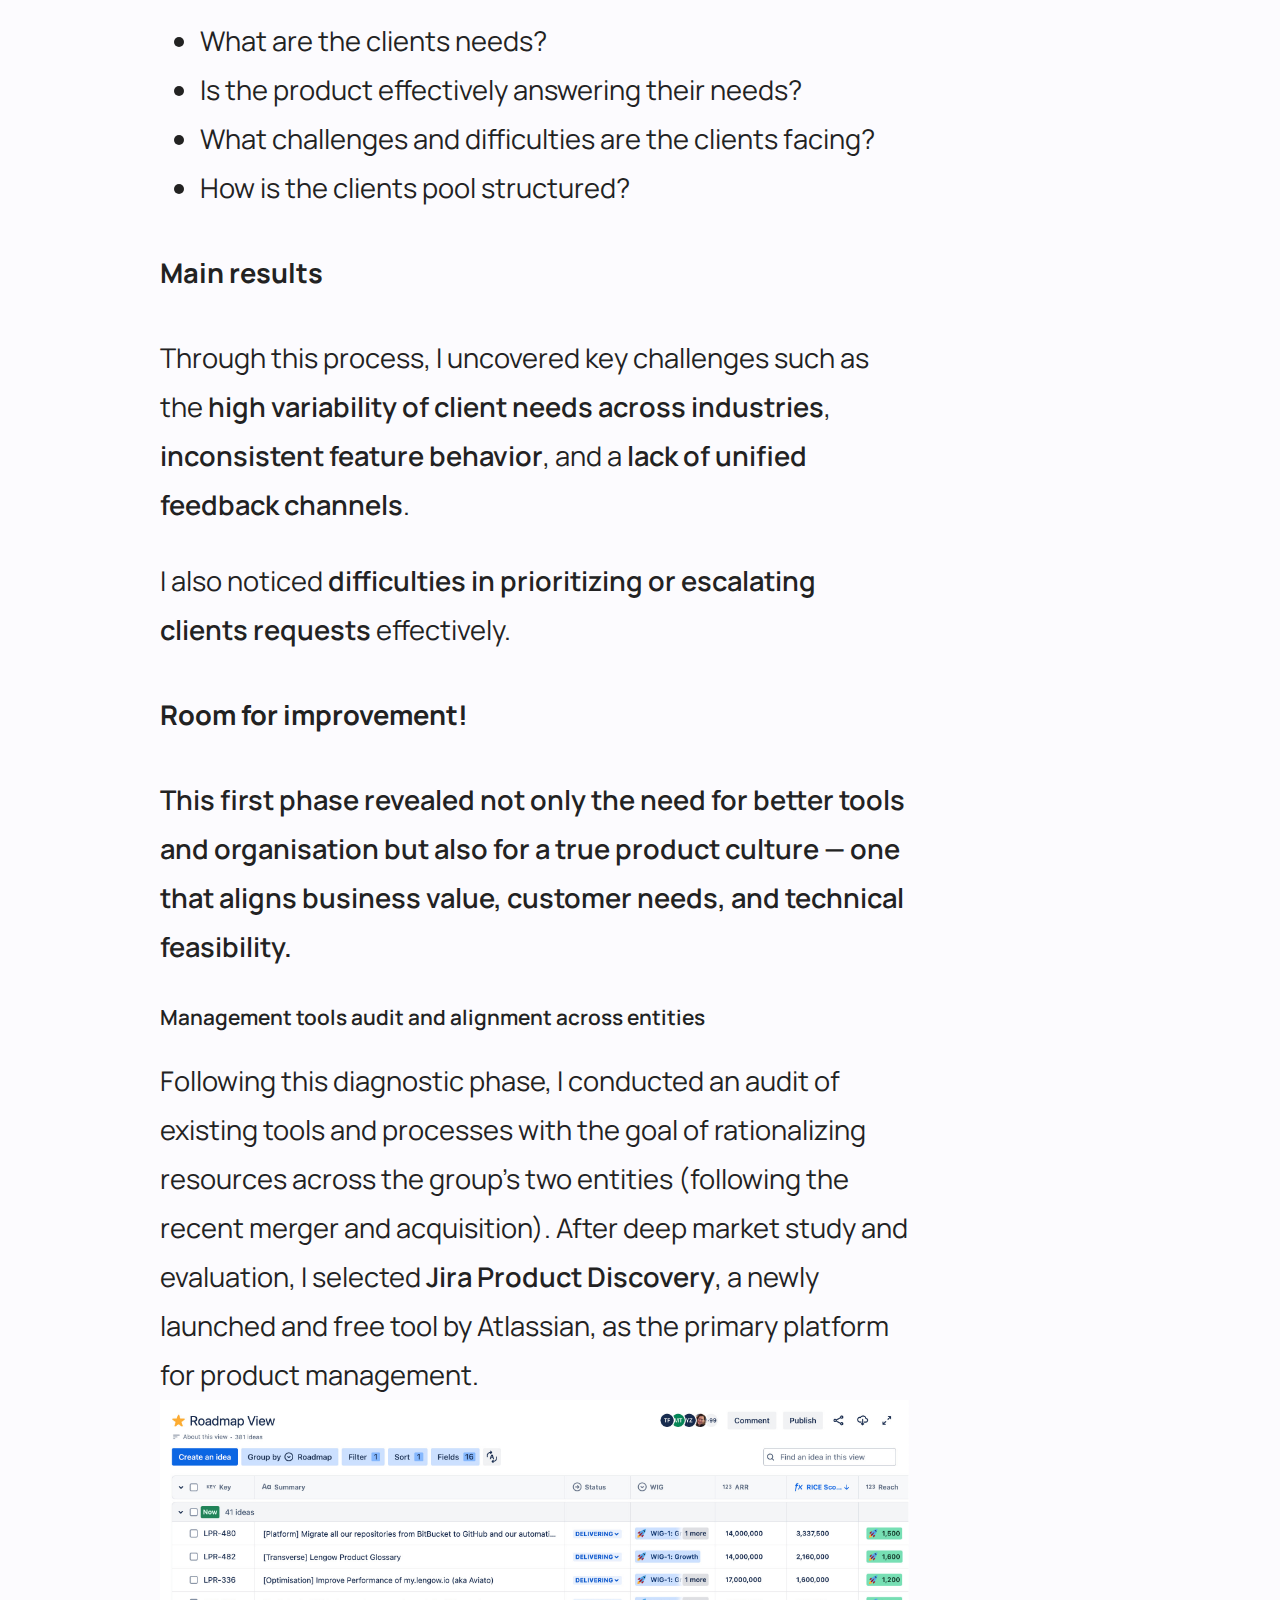
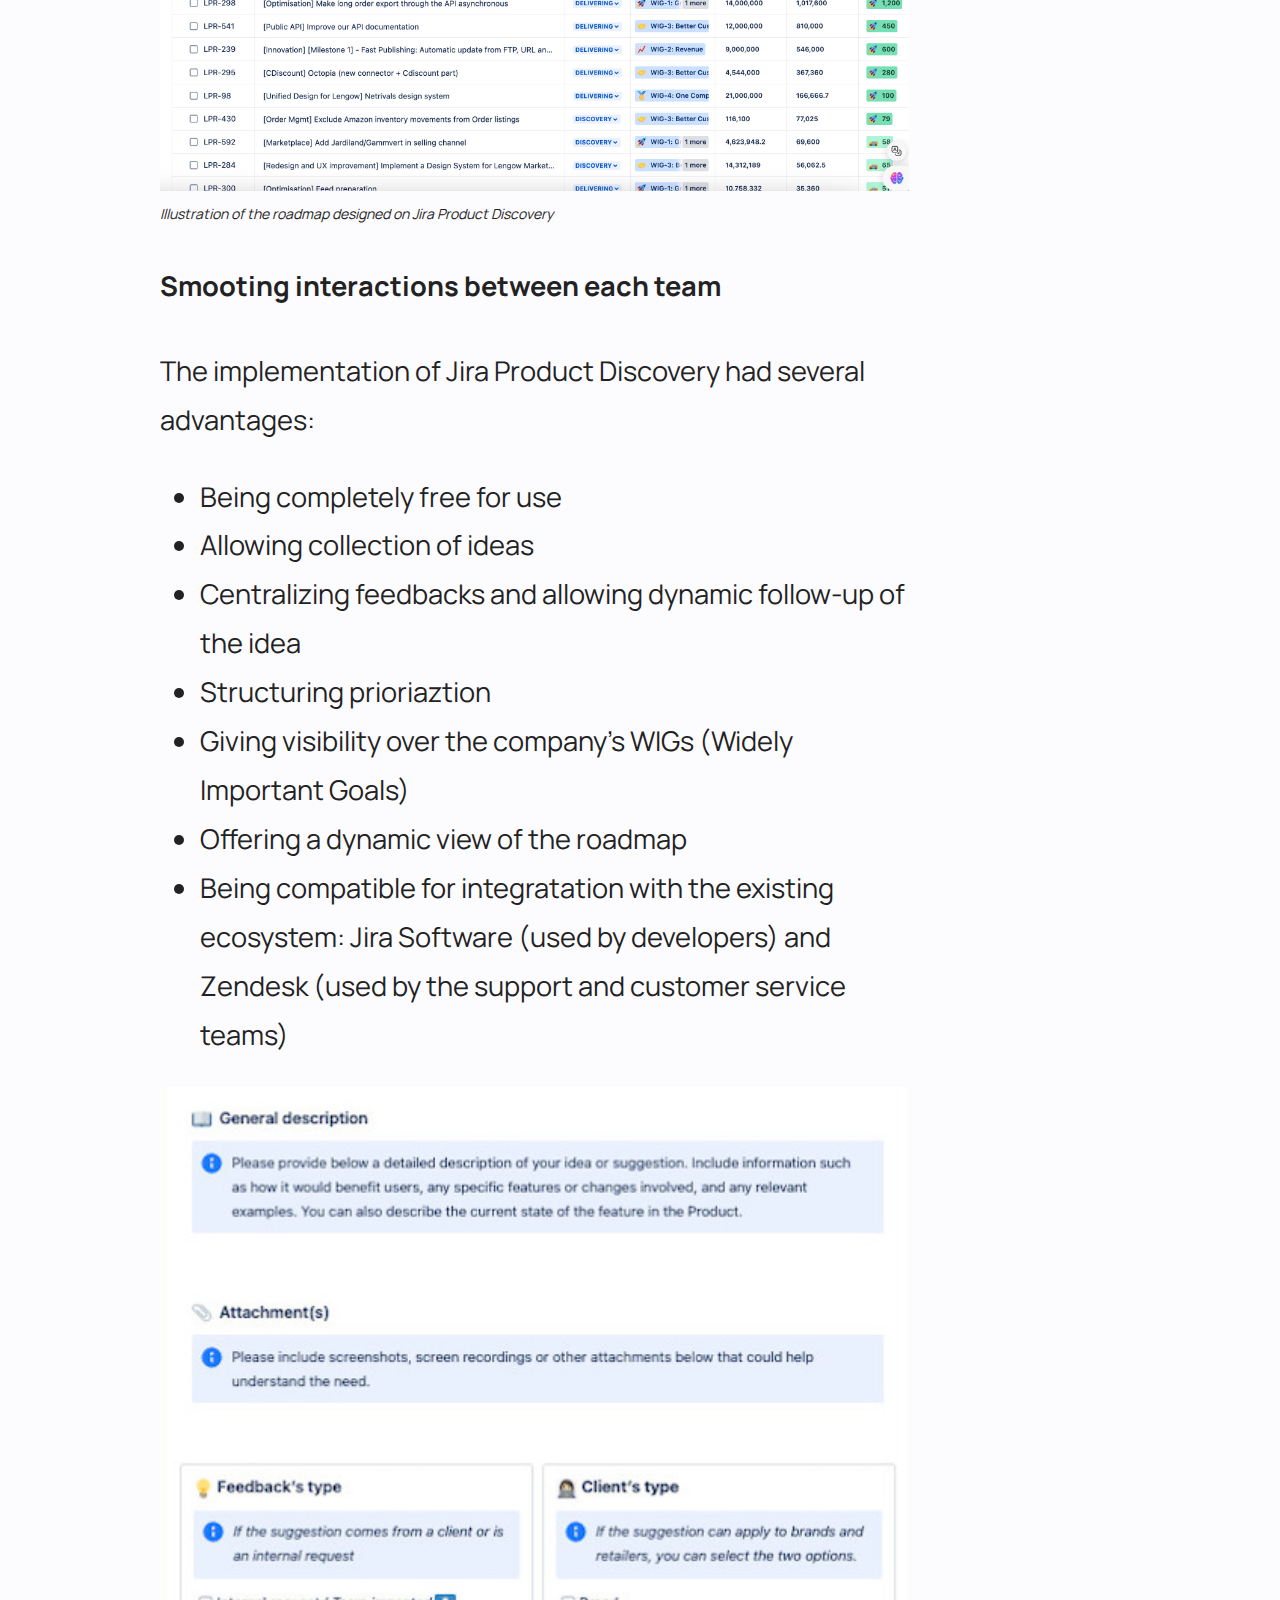
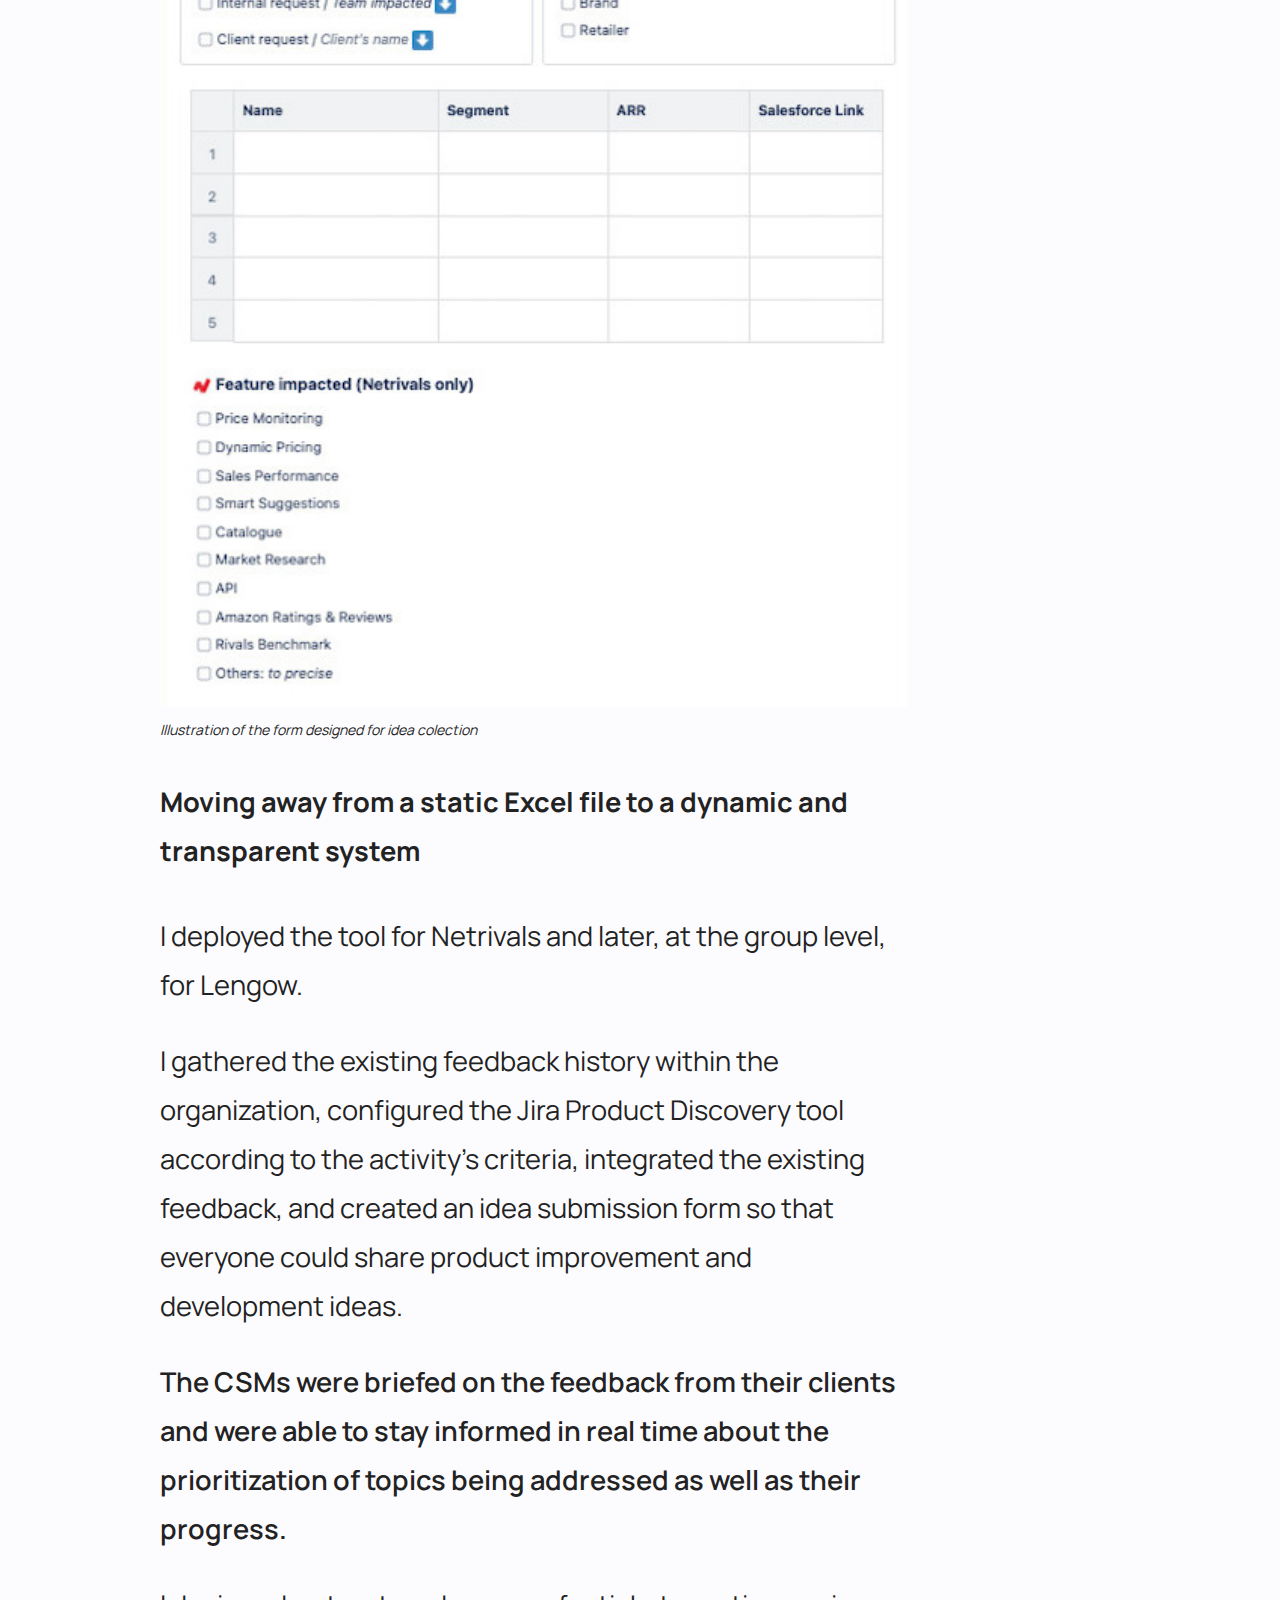
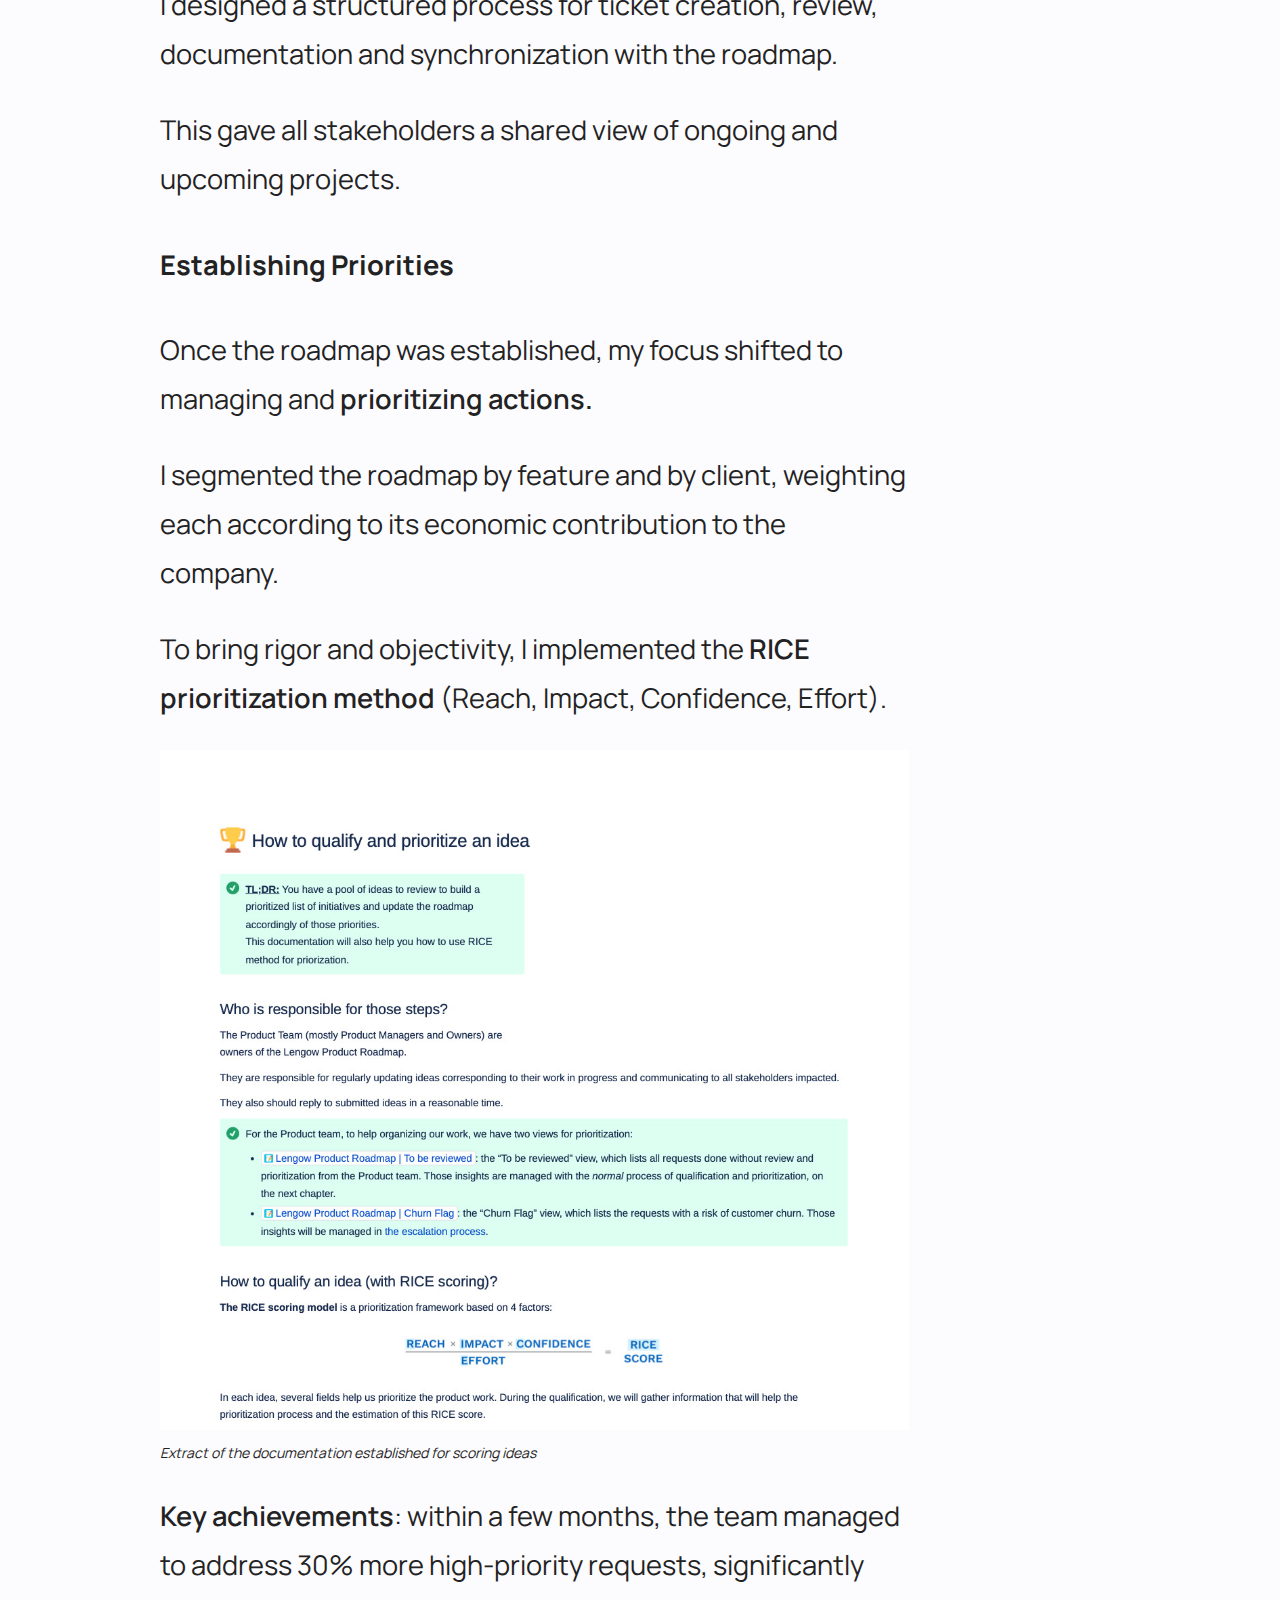
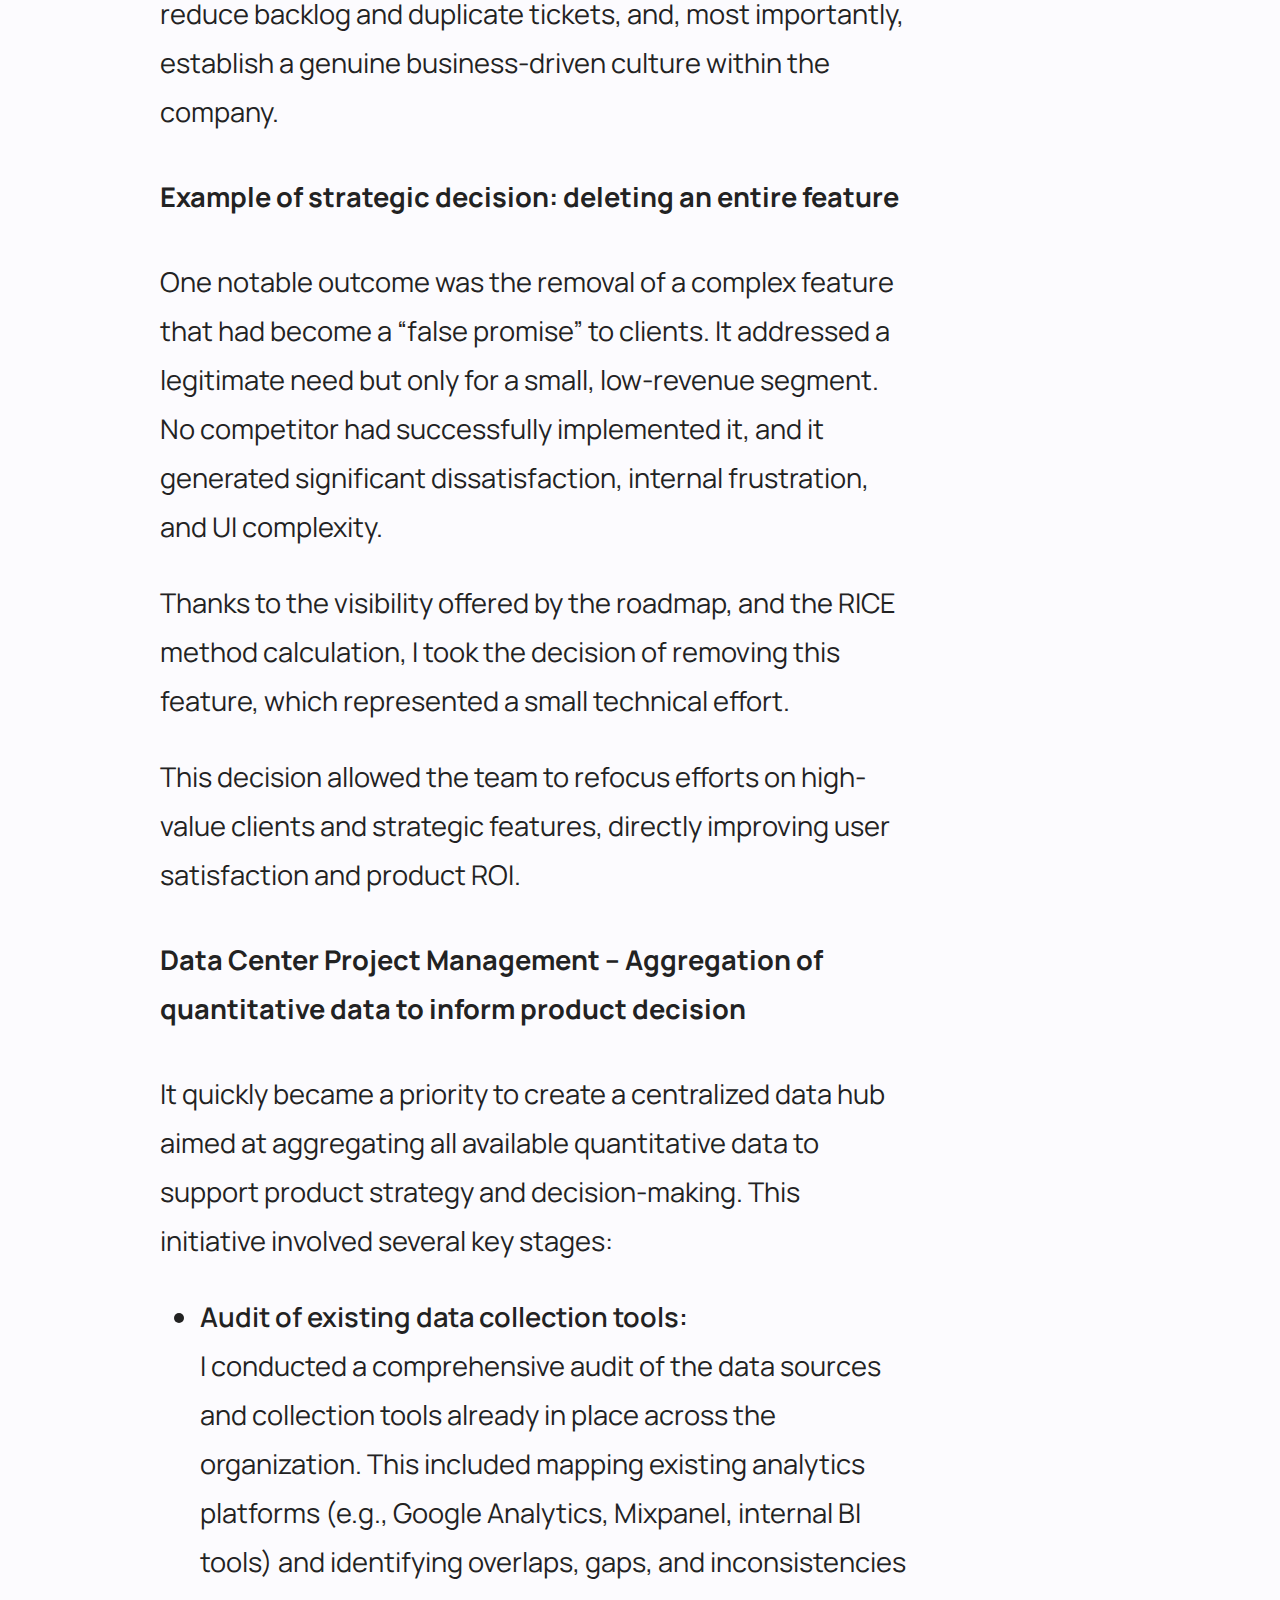
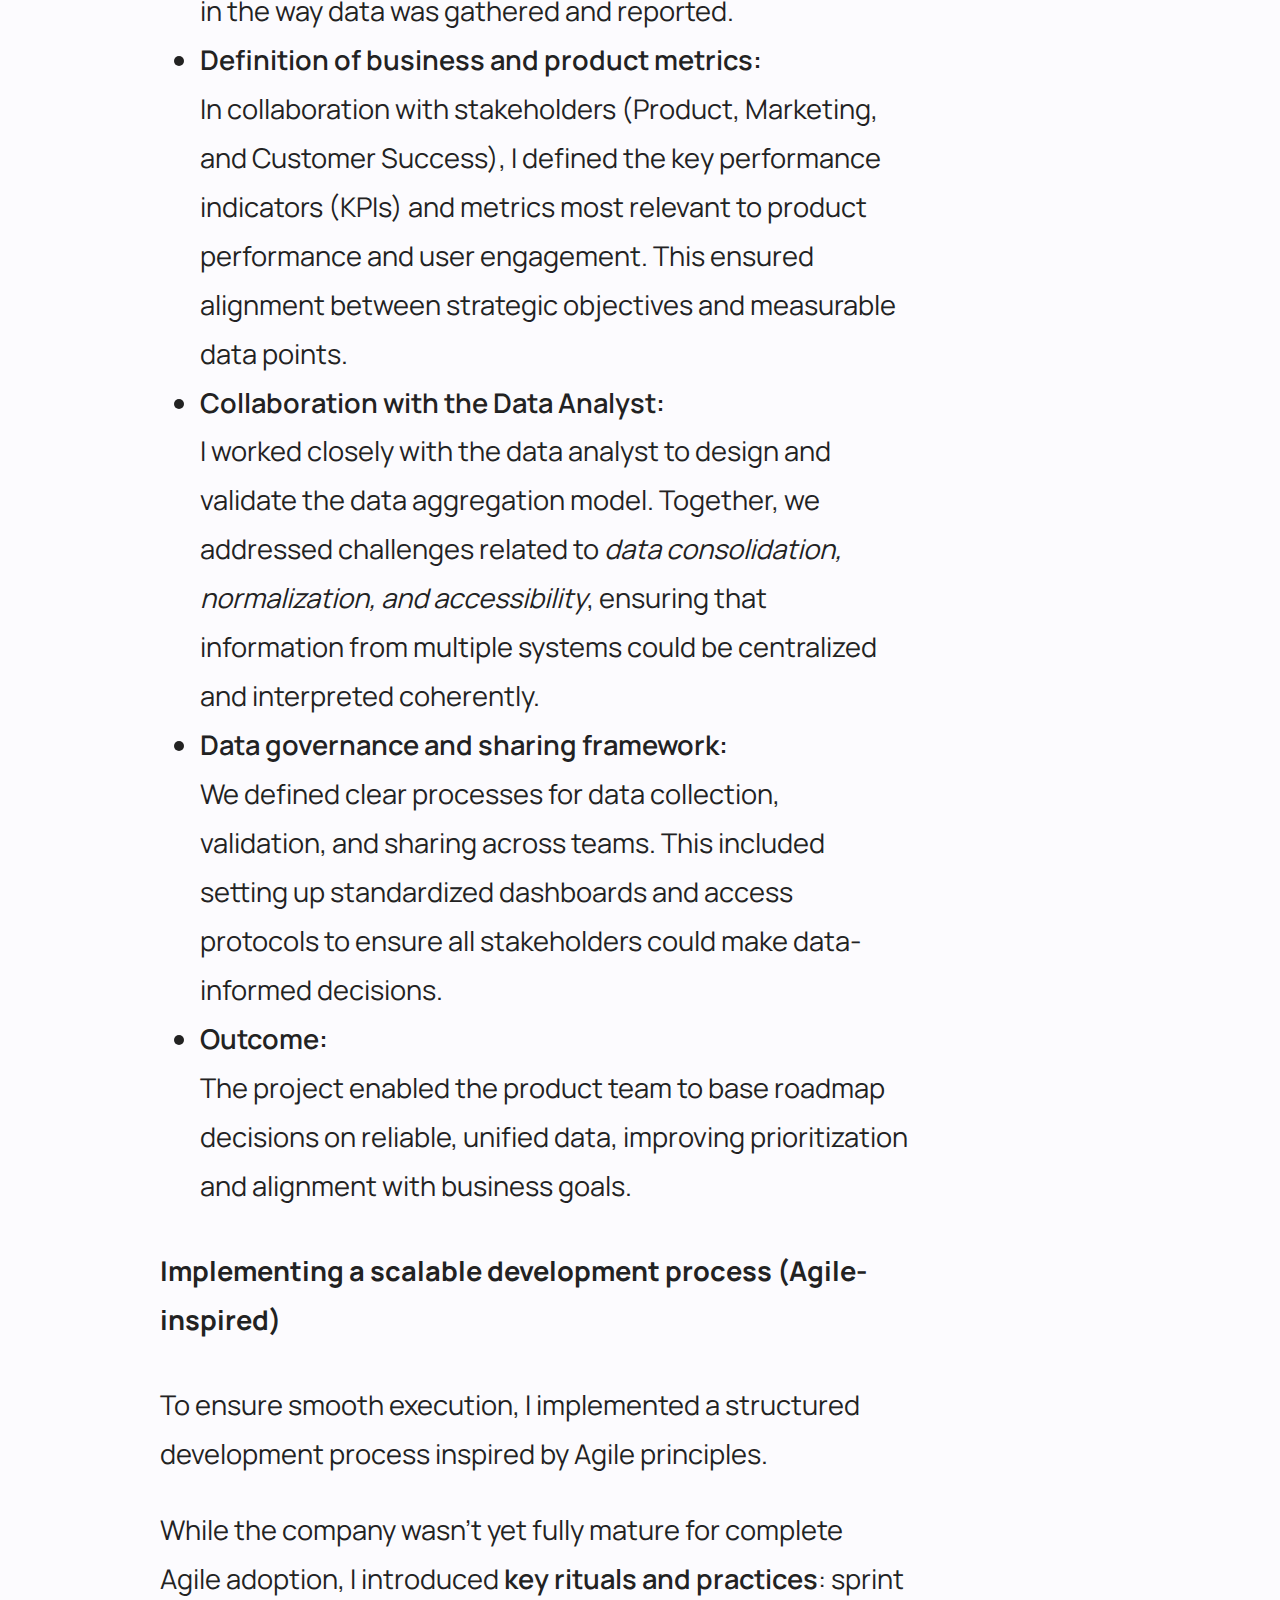
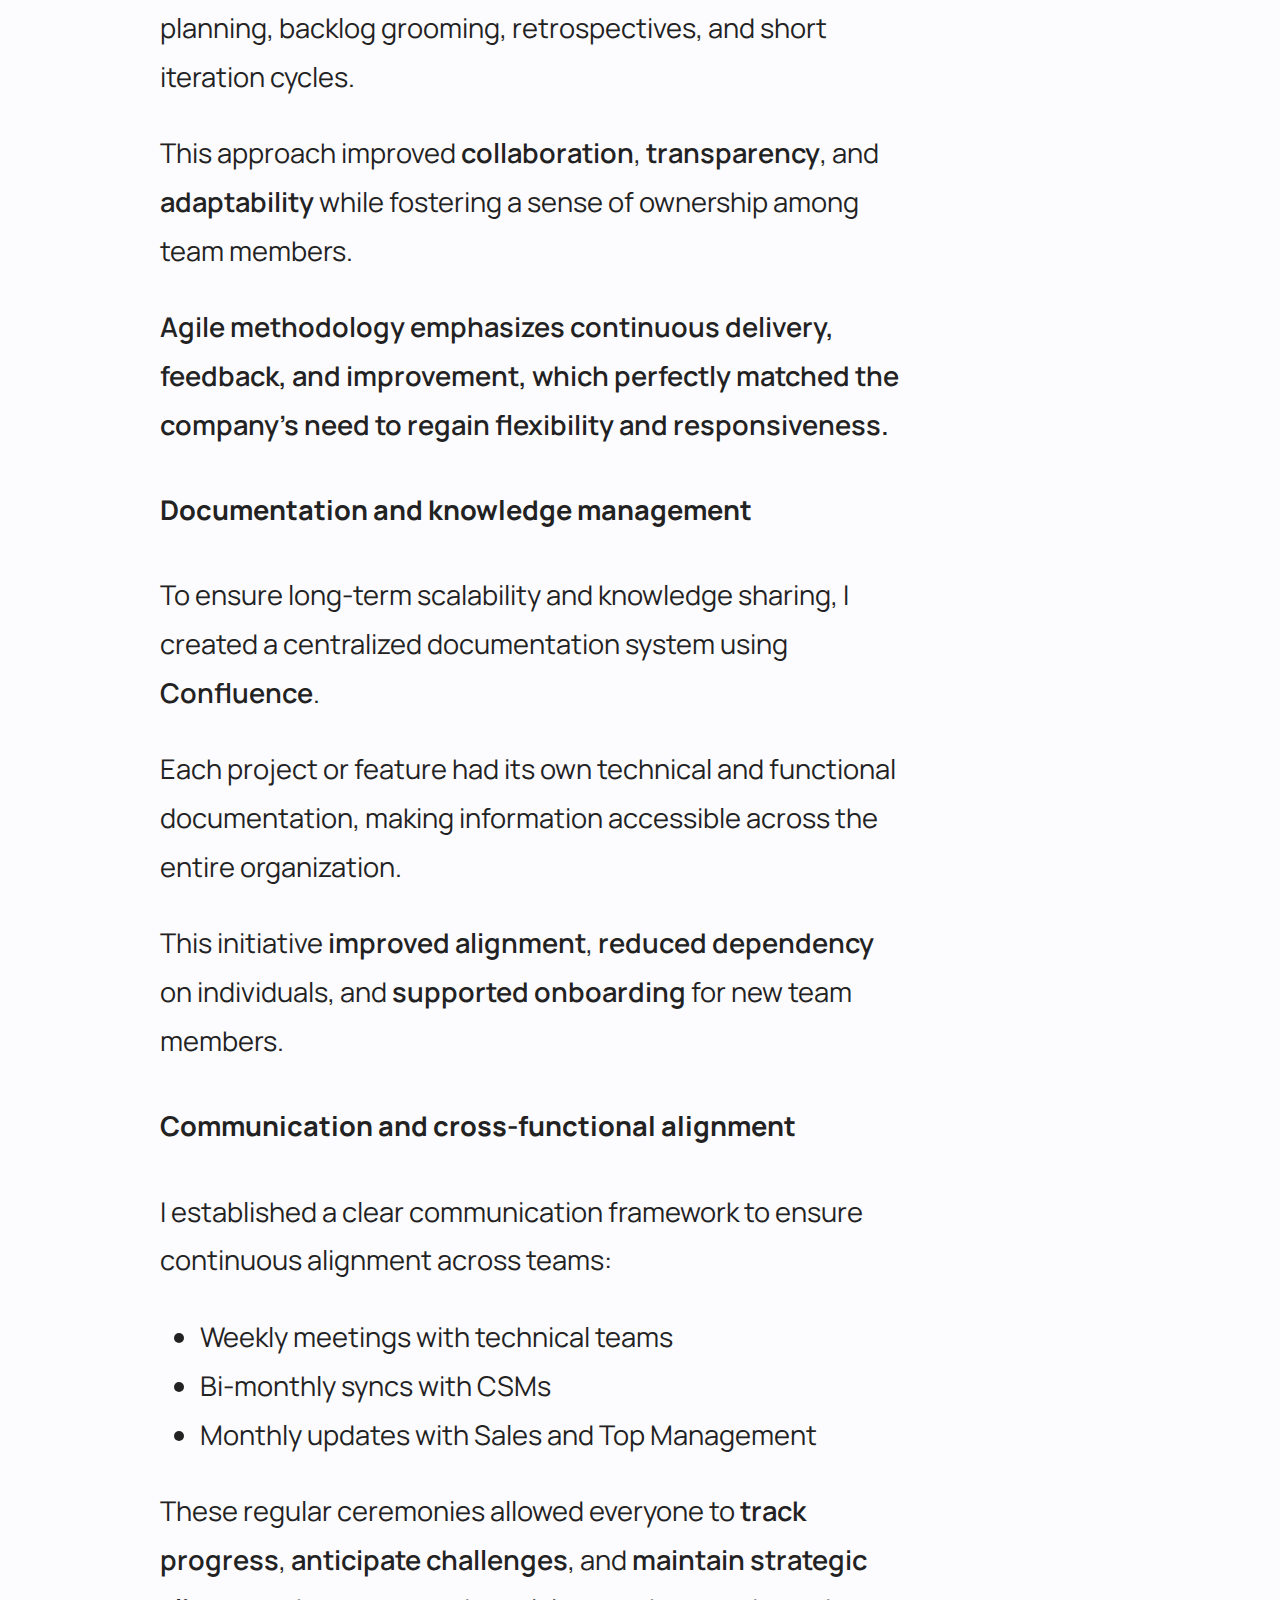
<file: claire-project2.html>
<!DOCTYPE html>
<html lang="fr">
<head>
  <meta charset="UTF-8" />
  <meta name="viewport" content="width=device-width, initial-scale=1.0" />
  <title>Projects – Claire MARGAT</title>
  <link rel="stylesheet" href="style.css" />
  <link rel="icon" href="favicon.ico">
</head>

<body>
  <header>
    <h1>Projects</h1>
  </header>

  <main>
    <p><a href="file:///Users/clairemargat/Desktop/portfolio/claire-portfolio.html"><b>← back to homepage</b></a></p>
    <section class="projects">

            <div class="project">
              <h2>Product Manager at Netrivals</h2>
              <p>Mai 2023 → Juin 2024</p>
              <h3>Establishing and structuring the Product function within the organization</h3>
              <p><i>Netrivals</i> is a Spanish <b>price intelligence</b> company which software <b>leverages the power of data to enable e-commerce businesses to stay competitive in real time</b>, based on a predefined pricing strategy.</b></p>
              <p>In 2022, Netrivals was acquired by <i>Lengow</i>, an e-commerce automation platform that helps businesses manage the distribution of their product catalogs across multiple sales channels.</p>
              <p>As part of the merger and acquisition, it became necessary to implement a true product culture and to structure the existing organization. </p>
              <p>I got hired <b>to implement the Product function within the organization</b></p> 
              

<h3>Discovery and investigation</h3>

<p>
In order to <b>understand the organization</b>, its internal dynamics, and the product challenges at hand, <b>I conducted a series of interviews and investigations</b> across the organization — <b>internally</b> with CSMs, developers, sales representatives, and top management; <b>externally</b> with clients from different industries.</p>


<h4>Internal preliminary investigation</h4>
<p>I conducted interviews among CSMs and technical teams in order to answer the following questions:
</p>

<ul>
  <li>What is the current organisation?</li>
  <li>How are teams working together?</li>
  <li>How are decisions made?</li>
  <li>How effectively are they applied?</li> 
  <li>Do those actions add value to business?</li>
  <li>Do those actions make lose money to business?</li>
</ul>

<h4>Lack of centralized information</h4>
<p>Audit preliminary results allow to identify the following painpoints:</p>
<ul>
<li>Absence of process and tools for gathering and following feedbacks</li>
<li>No defined communication layer between Customer Success Managers (CSMs) and the technical teams</li>
<li>Technical decisions lacking business informations</li></ul>

<p>The current organisation revealed a <b>lack of visibility into business priorities</b> and <b>limited structured product governance</b>.</p>

<figure class="mockup">
          <img src="orgabefore.jpg" alt="organization" width="30%">
          <figcaption img="orgabefore" class="note">Information flow before management tool implementation</figcaption>
          <img src="orgaafter.jpg" alt="organization" width="30%">
          <figcaption img="orgabefore" class="note">Information flow after management tool implementation</figcaption>
        </figure>

<p>As a result, CSMs were directly transmitting client requests to developers, often bypassing product evaluation. </p></li>Technical teams would be pressued and interrupted in their work.

<p> Would result <b>unbalancing resource allocation</b>, <b>unprofitable decisions</b>, and the <b>accumulation of significant technical debt</b> across the platform.</p>

<h4>External preliminary investigation</h4>

<p>I conducted interviews among clients in order to answer the following questions:</p>

<ul><li>What are the clients needs?</li>
<li>Is the product effectively answering their needs?</li> 
<li>What challenges and difficulties are the clients facing?</li> 
<li>How is the clients pool structured?</li></ul>

<h4>Main results</h4>

<p>Through this process, I uncovered key challenges such as the <b>high variability of client needs across industries</b>, <b>inconsistent feature behavior</b>, and a <b>lack of unified feedback channels</b>.</p> 
<p>I also noticed <b>difficulties in prioritizing or escalating clients requests</b> effectively.</p>


<h4>Room for improvement! </h4>

<p><b>This first phase revealed not only the need for better tools and organisation but also for a true product culture — one that aligns business value, customer needs, and technical feasibility.</b></p>


<h3>Management tools audit and alignment across entities</h3>

Following this diagnostic phase, I conducted an audit of existing tools and processes with the goal of rationalizing resources across the group’s two entities (following the recent merger and acquisition).
After deep market study and evaluation, I selected <b>Jira Product Discovery</b>, a newly launched and free tool by Atlassian, as the primary platform for product management. 

<figure>
  <img src="roadmapjpd.jpg" alt="roadmap" width="60%">
  <figcaption class="note">Illustration of the roadmap designed on Jira Product Discovery </figcaption>
</figure>

<h4>Smooting interactions between each team</h4>
The implementation of Jira Product Discovery had several advantages:
<ul>
  <li>Being completely free for use</li>
  <li>Allowing collection of ideas</li>
  <li>Centralizing feedbacks and allowing dynamic follow-up of the idea</li>
  <li>Structuring prioriaztion</li>
  <li>Giving visibility over the company's WIGs (Widely Important Goals)</li>
  <li>Offering a dynamic view of the roadmap</li>
  <li>Being compatible for integratation with the existing ecosystem: Jira Software (used by developers) and Zendesk (used by the support and customer service teams)</li>
 </ul> 

 <figure>
  <img src="form.jpg" alt="form" width="30%">
  <figcaption class="note">Illustration of the form designed for idea colection</figcaption>
</figure>

 <h4>Moving away from a static Excel file to a dynamic and transparent system</h4>

 <p>I deployed the tool for Netrivals and later, at the group level, for Lengow.</p> 
<p>I gathered the existing feedback history within the organization, configured the Jira Product Discovery tool according to the activity’s criteria, integrated the existing feedback, and created an idea submission form so that everyone could share product improvement and development ideas.</p> 
<p><b>The CSMs were briefed on the feedback from their clients and were able to stay informed in real time about the prioritization of topics being addressed as well as their progress.</b></p>

<p>I designed a structured process for ticket creation, review, documentation and synchronization with the roadmap.<p> 

<p>This gave all stakeholders a shared view of ongoing and upcoming projects<Lp>.

<h4>Establishing Priorities</h4>

<p>Once the roadmap was established, my focus shifted to managing and <b>prioritizing actions.</b></p>

<p>I segmented the roadmap by feature and by client, weighting each according to its economic contribution to the company.</p>

<p>To bring rigor and objectivity, I implemented the <b>RICE prioritization method</b> (Reach, Impact, Confidence, Effort).</p>

<figure>
  <img src="rice.jpg" alt="rice" width="60%">
  <figcaption class="note">Extract of the documentation established for scoring ideas</figcaption>
</figure>

<p><b>Key achievements</b>: within a few months, the team managed to address 30% more high-priority requests, significantly reduce backlog and duplicate tickets, and, most importantly, establish a genuine business-driven culture within the company.</p>

<h4>Example of strategic decision: deleting an entire feature</h4>
<p>One notable outcome was the removal of a complex feature that had become a “false promise” to clients. It addressed a legitimate need but only for a small, low-revenue segment. No competitor had successfully implemented it, and it generated significant dissatisfaction, internal frustration, and UI complexity.</p>
<p>Thanks to the visibility offered by the roadmap, and the RICE method calculation, I took the decision of removing this feature, which represented a small technical effort.</p> 
<p>This decision allowed the team to refocus efforts on high-value clients and strategic features, directly improving user satisfaction and product ROI.</p>

<h4>Data Center Project Management – Aggregation of quantitative data to inform product decision</h4>

<p>It quickly became a priority to create a centralized data hub aimed at aggregating all available quantitative data to support product strategy and decision-making. This initiative involved several key stages:</p>

<ul>
  <li>
    <strong>Audit of existing data collection tools:</strong><br>
    I conducted a comprehensive audit of the data sources and collection tools already in place across the organization. This included mapping existing analytics platforms (e.g., Google Analytics, Mixpanel, internal BI tools) and identifying overlaps, gaps, and inconsistencies in the way data was gathered and reported.
  </li>

  <li>
    <strong>Definition of business and product metrics:</strong><br>
    In collaboration with stakeholders (Product, Marketing, and Customer Success), I defined the key performance indicators (KPIs) and metrics most relevant to product performance and user engagement. This ensured alignment between strategic objectives and measurable data points.
  </li>

  <li>
    <strong>Collaboration with the Data Analyst:</strong><br>
    I worked closely with the data analyst to design and validate the data aggregation model. Together, we addressed challenges related to <em>data consolidation, normalization, and accessibility</em>, ensuring that information from multiple systems could be centralized and interpreted coherently.
  </li>

  <li>
    <strong>Data governance and sharing framework:</strong><br>
    We defined clear processes for data collection, validation, and sharing across teams. This included setting up standardized dashboards and access protocols to ensure all stakeholders could make data-informed decisions.
  </li>

  <li>
    <strong>Outcome:</strong><br>
    The project enabled the product team to base roadmap decisions on reliable, unified data, improving prioritization and alignment with business goals.
  </li>
</ul>

<h4>Implementing a scalable development process (Agile-inspired)</h4>

<p>To ensure smooth execution, I implemented a structured development process inspired by Agile principles.</p>
<p>While the company wasn’t yet fully mature for complete Agile adoption, I introduced <b>key rituals and practices</b>: sprint planning, backlog grooming, retrospectives, and short iteration cycles.</p>
<p>This approach improved <b>collaboration</b>, <b>transparency</b>, and <b>adaptability</b> while fostering a sense of ownership among team members.</p>

<b>Agile methodology emphasizes continuous delivery, feedback, and improvement, which perfectly matched the company’s need to regain flexibility and responsiveness.</b>

<h4>Documentation and knowledge management</h4>

To ensure long-term scalability and knowledge sharing, I created a centralized documentation system using <b>Confluence</b>.
<p>Each project or feature had its own technical and functional documentation, making information accessible across the entire organization.</p>
<p>This initiative <b>improved alignment</b>, <b>reduced dependency</b> on individuals, and <b>supported onboarding</b> for new team members.</p>

<h4>Communication and cross-functional alignment</h4>

<p>I established a clear communication framework to ensure continuous alignment across teams:</p>

<ul>
<li>Weekly meetings with technical teams</li>
<li>Bi-monthly syncs with CSMs</li>
<li>Monthly updates with Sales and Top Management</li>
</ul>

These regular ceremonies allowed everyone to <b>track progress</b>, <b>anticipate challenges</b>, and <b>maintain strategic alignment</b> between product vision, market needs, and technical execution.

<h4>Conclusion</h4>

<p>This project marked a <b>turning point</b> in the company’s product management approach.
<p>By introducing structure, tools, and a product-centric mindset, I helped transform an organization once driven by technical urgency into one capable of making data-driven, customer-focused, and business-aligned product decisions.</p>

<p><b>The result was a stronger, more mature, and more scalable product organization — ready to support growth and innovation.</b></p>
</p>

<h3>Day-to-day product management</h3>

In parallel to these function improvements, I  led operational product evolutions and maintenance topics.


<h3>Visual merge lead product management</h3>

<p>As part of a merger and acquisition process, we carried out a <b>complete visual redesign of the SaaS interface</b> to align the different products under a unified brand identity. The project involved several key stages:</p>

<ul>
<li><p><b>Brand and design alignment</b>: in collaboration with the marketing and design teams, we defined the new visual identity and style guidelines that would apply across all group products. This included selecting a coherent color palette, typography, iconography, and overall visual tone to ensure consistency and complementarity among the different interfaces.</p></li>

<li><p><b>Cross-team coordination</b>: I coordinated workshops and discussions between the product, marketing, and design teams to ensure that all stakeholders had a shared understanding of the new brand direction and its impact on the user experience.</p></li>

<lI><p><b>Implementation planning</b>: together with the development teams, I helped translate the design guidelines into practical UI components and a shared design system to facilitate consistent implementation across products.</p></lI>

<li><p><b>Follow-up and governance</b>: as Product Manager, I oversaw the rollout of the new visual identity across all platforms, ensuring that each product adhered to the new brand standards. I acted as the main point of contact for verifying compliance, resolving design inconsistencies, and guaranteeing the global coherence of the group’s product ecosystem.</p></li>
</ul>
<br>
<figure>
  <img src="newcolors.jpg" alt="newcolor" width="60%">
  <figcaption class="note">New graphic charter: Lengow group graphic charter applied to Netrivals interface</figcaption>
</figure>
<br>
<h3>Business case: how to manage Google Analytics 4 migration?</h3>

At <i>Lengow</i> and <i>Netrivals</i>, we use Google Analytics Universal to analyze our users’ behavior on both platforms.
In addition, at Netrivals, we have a feature called 'Sales Performance' that is connected to our clients’ Google Analytics, where we show them the traffic they have for each product of their catalogue.
On July 1, 2023, Google will deprecate this version of Analytics, so we must adapt to the new version of Analytics: Google Analytics 4 (GA4).
The developers are waiting to know what to do. What is the process for managing this task?

<p><b>Problem resolution will be uploaded soon!</b></p>        

         <br>
             
<p><a href="file:///Users/clairemargat/Desktop/portfolio/claire-portfolio.html"><b>← back to homepage</b></a></p>
<br>

            </main>

            <footer>
             <h2 class="footer-title">Let's meet!</h2>
             <p class="footer-text">
              The easiest way to reach me out is to message me on <b>Whatsapp</b>!
              <br> Feel free to contact me in <b>English</b>, <b>French</b> or <b>Spanish</b>. <br> 🇬🇧 🇫🇷 🇪🇸
            </p>

            <p> 📱 <a href="https://web.whatsapp.com/">+33 6 84 44 80 45</a>  ✉️ <a href="mailto:claire.margat@outlook.com"> claire.margat@outlook.fr</a>  🔗 <a href="https://www.linkedin.com/in/claire-margat-99587173/" target="https://www.linkedin.com/in/claire-margat-99587173/">linkedIn</a></p>
            <strong>Creating meaningful, accessible, and sustainable digital experiences.</strong>
            <p>© 2025 Claire MARGAT - portfolio</p>
          </footer>
        </body>
        </html>
</file>
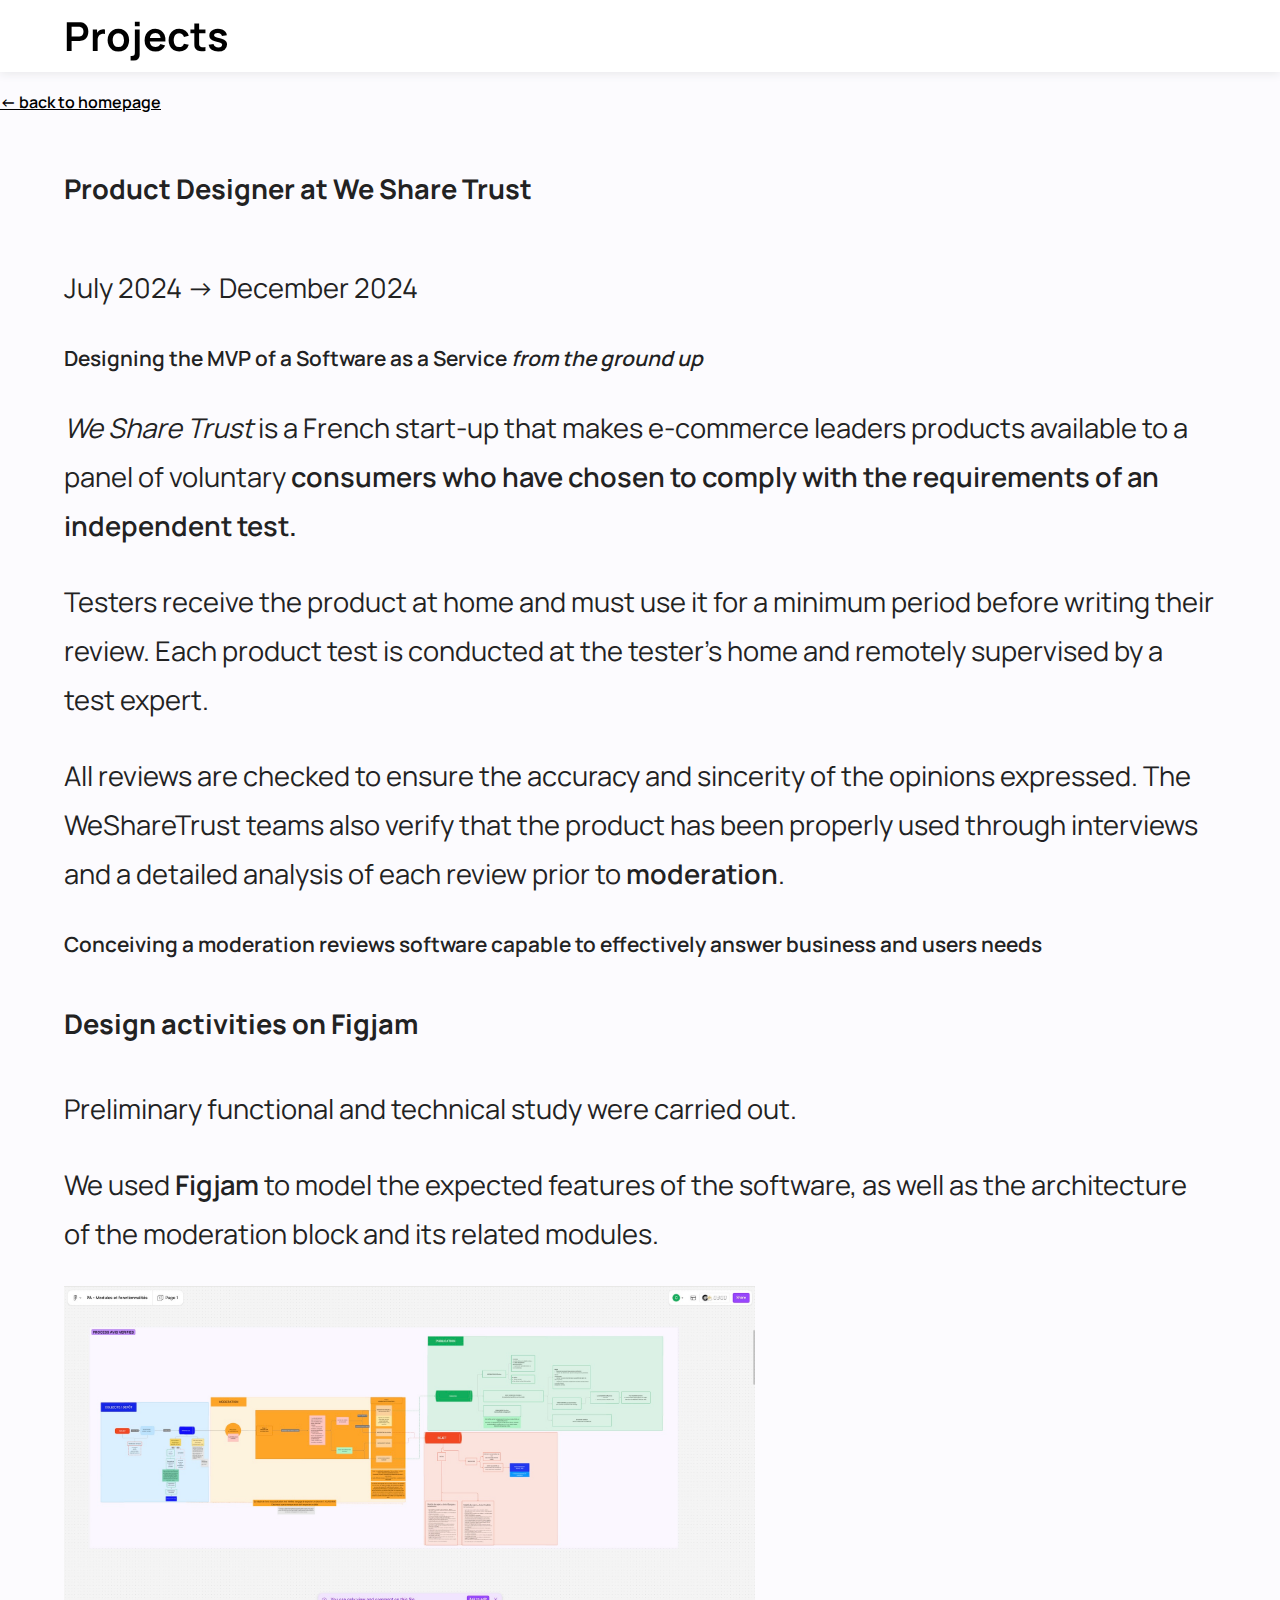
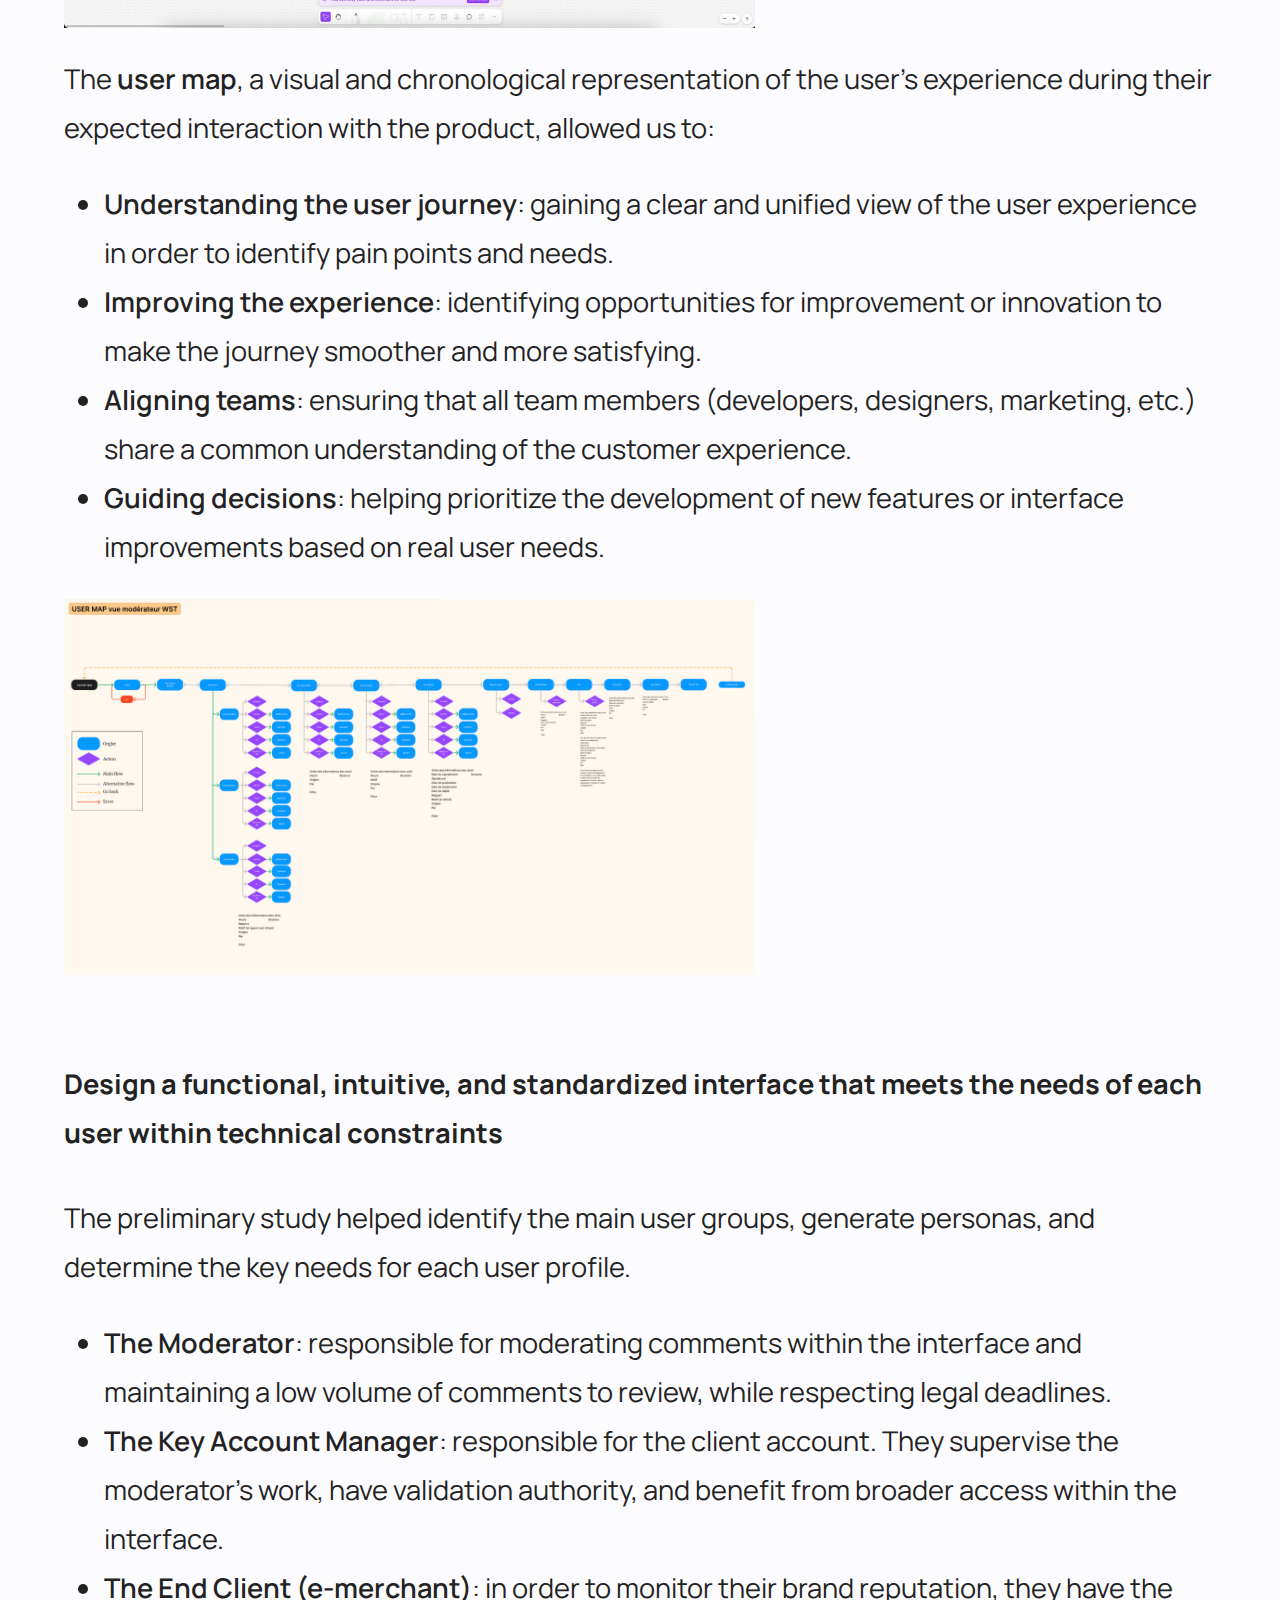
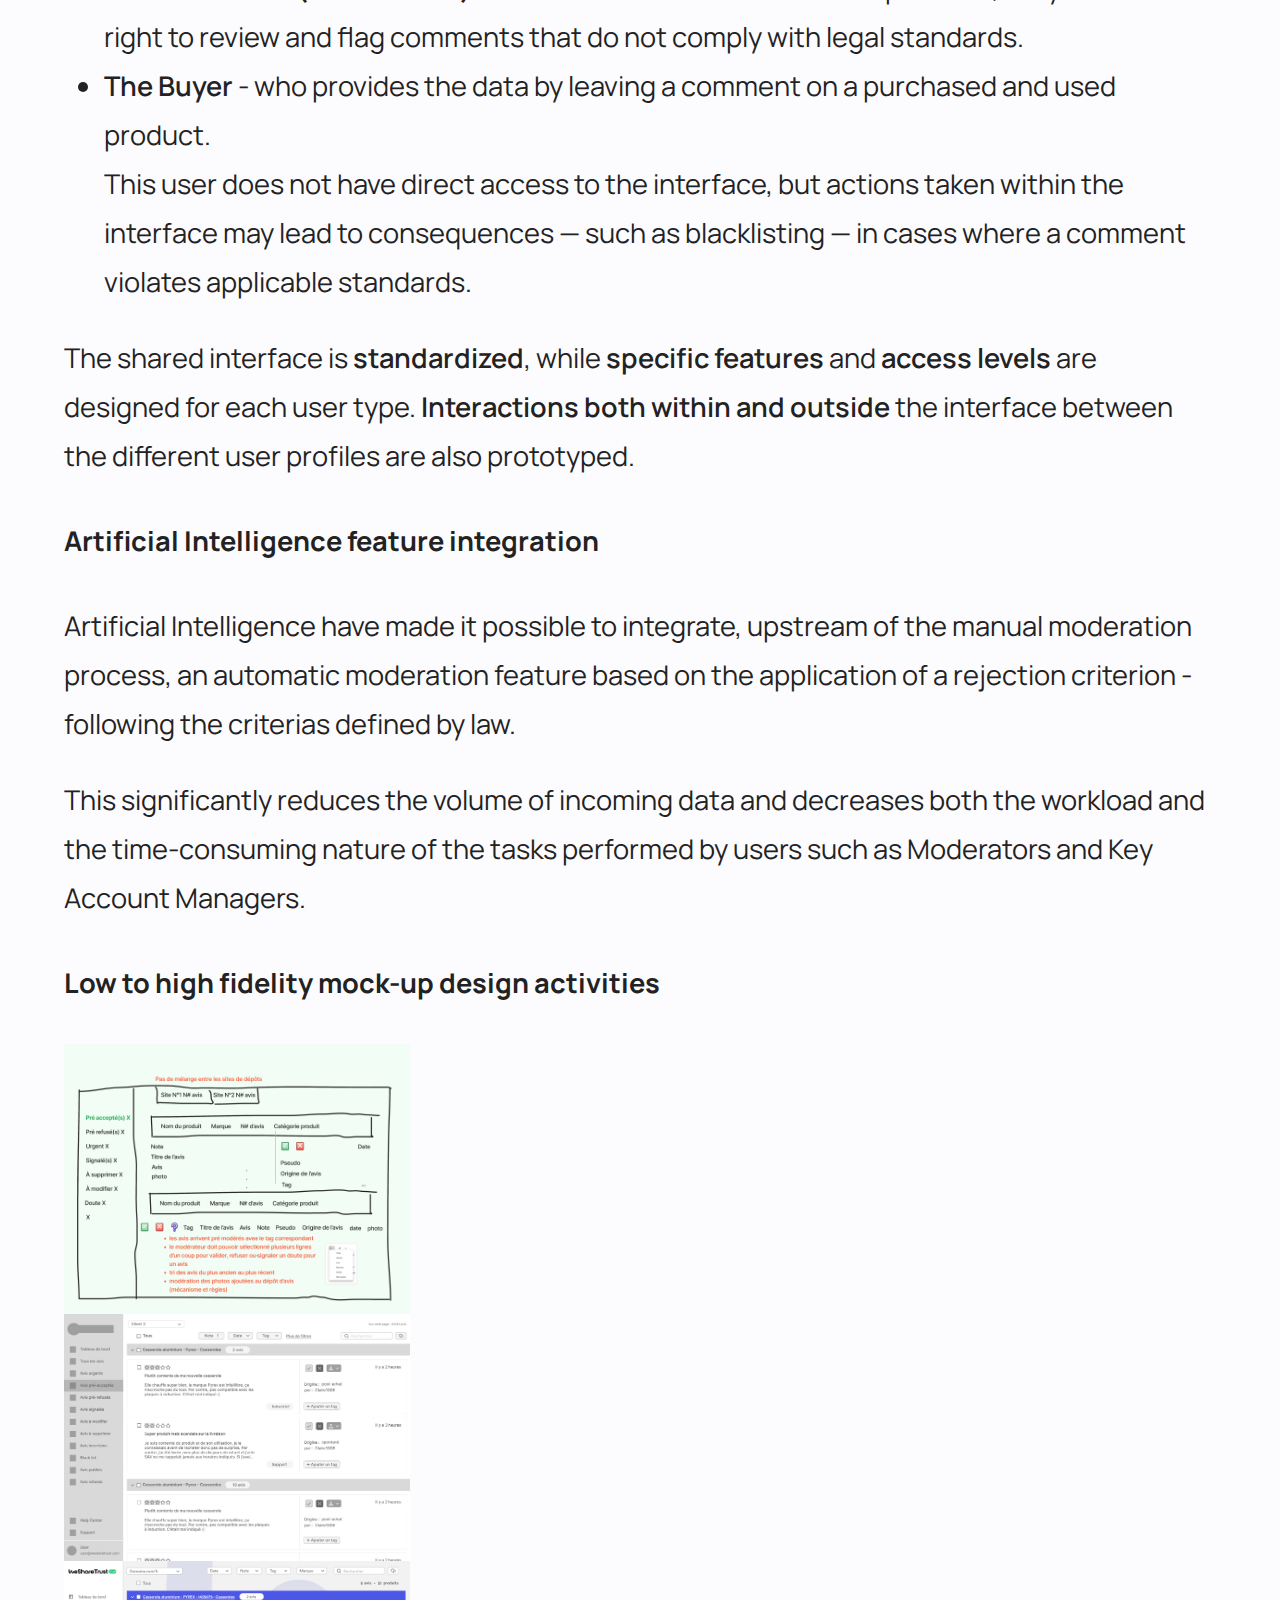
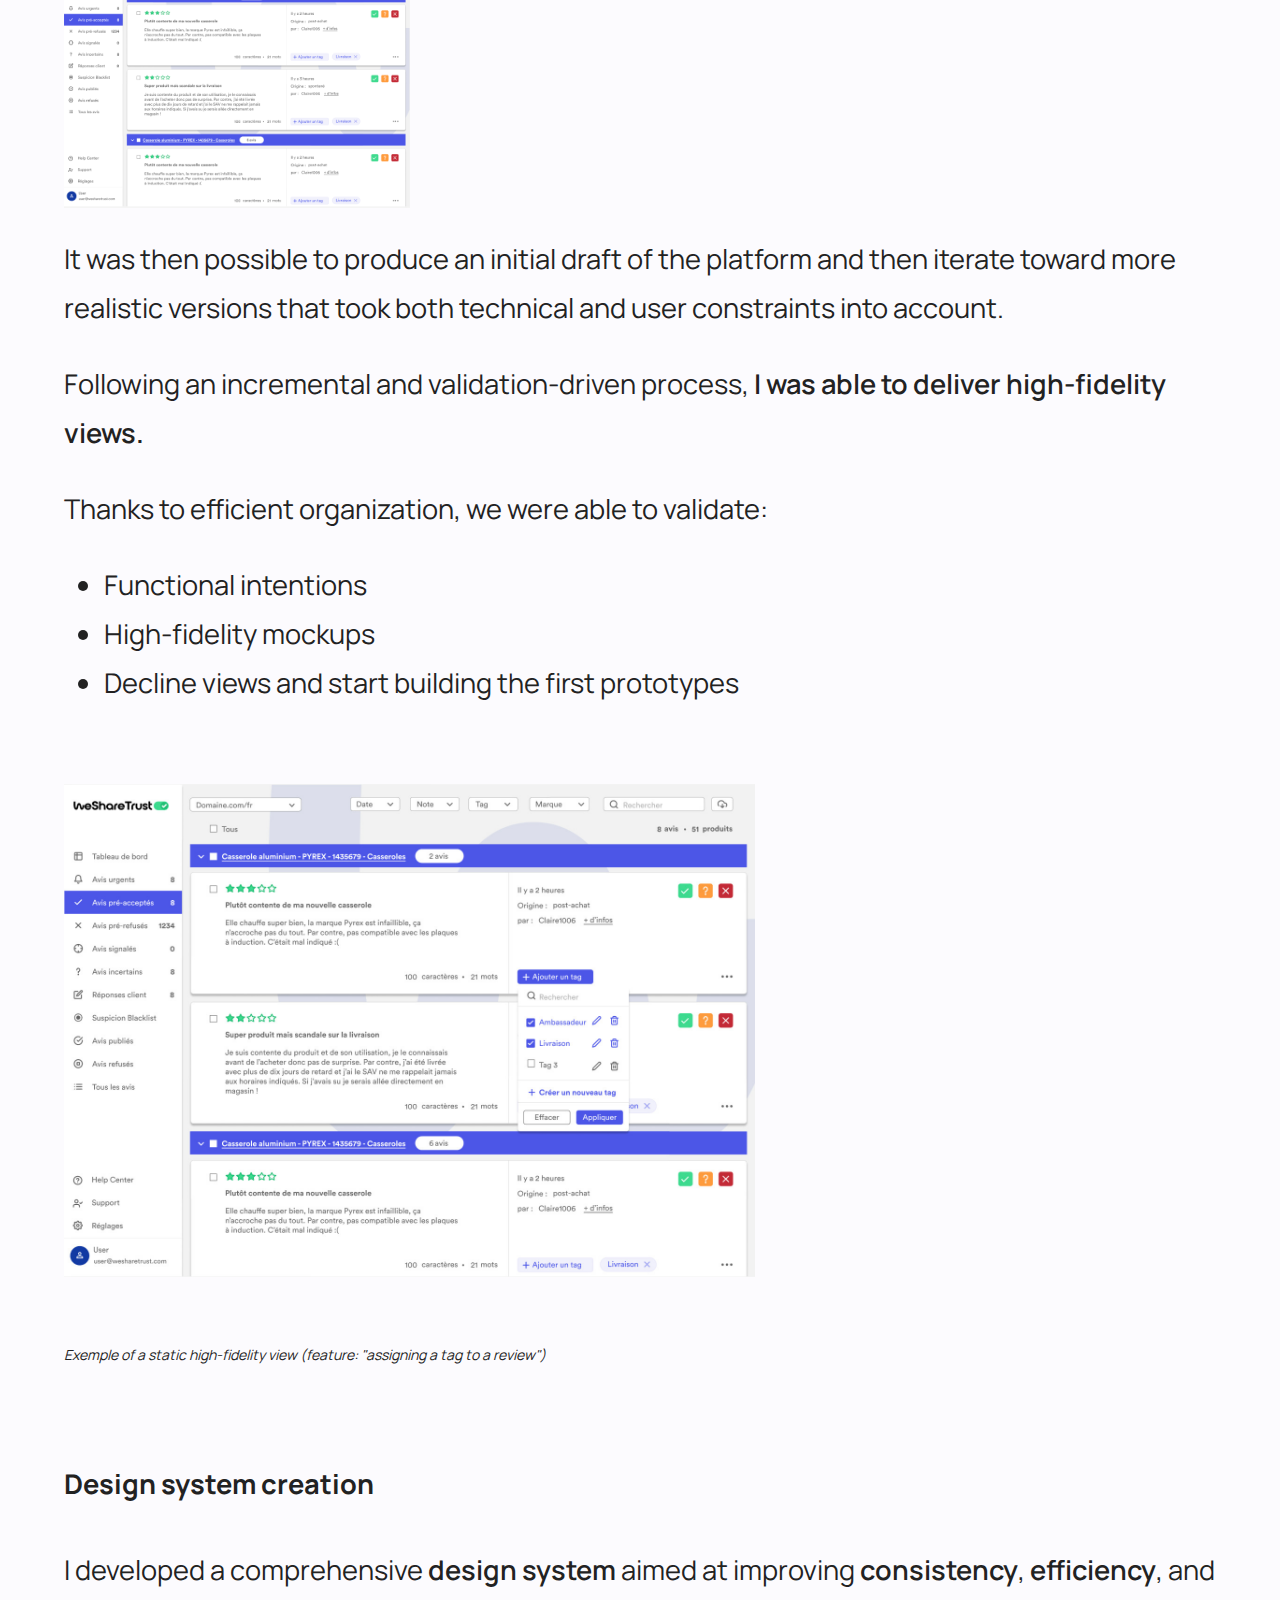
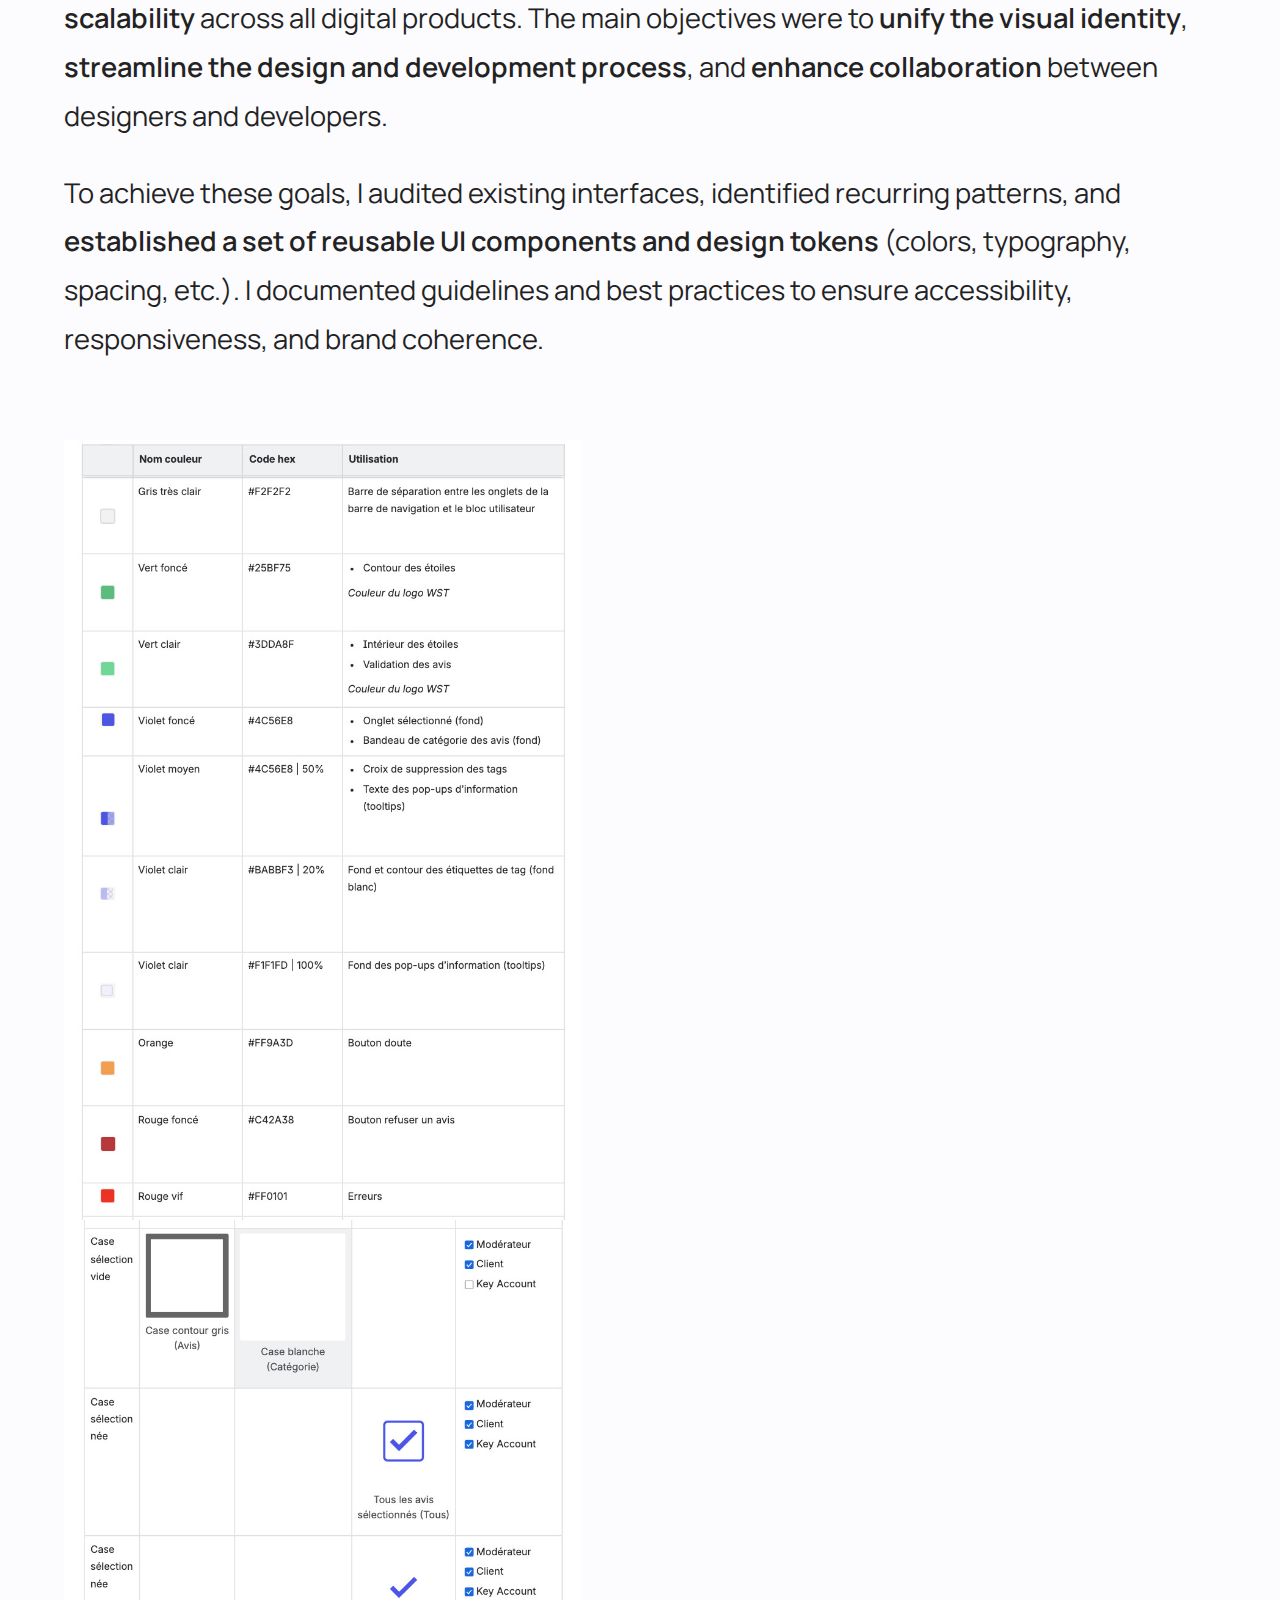
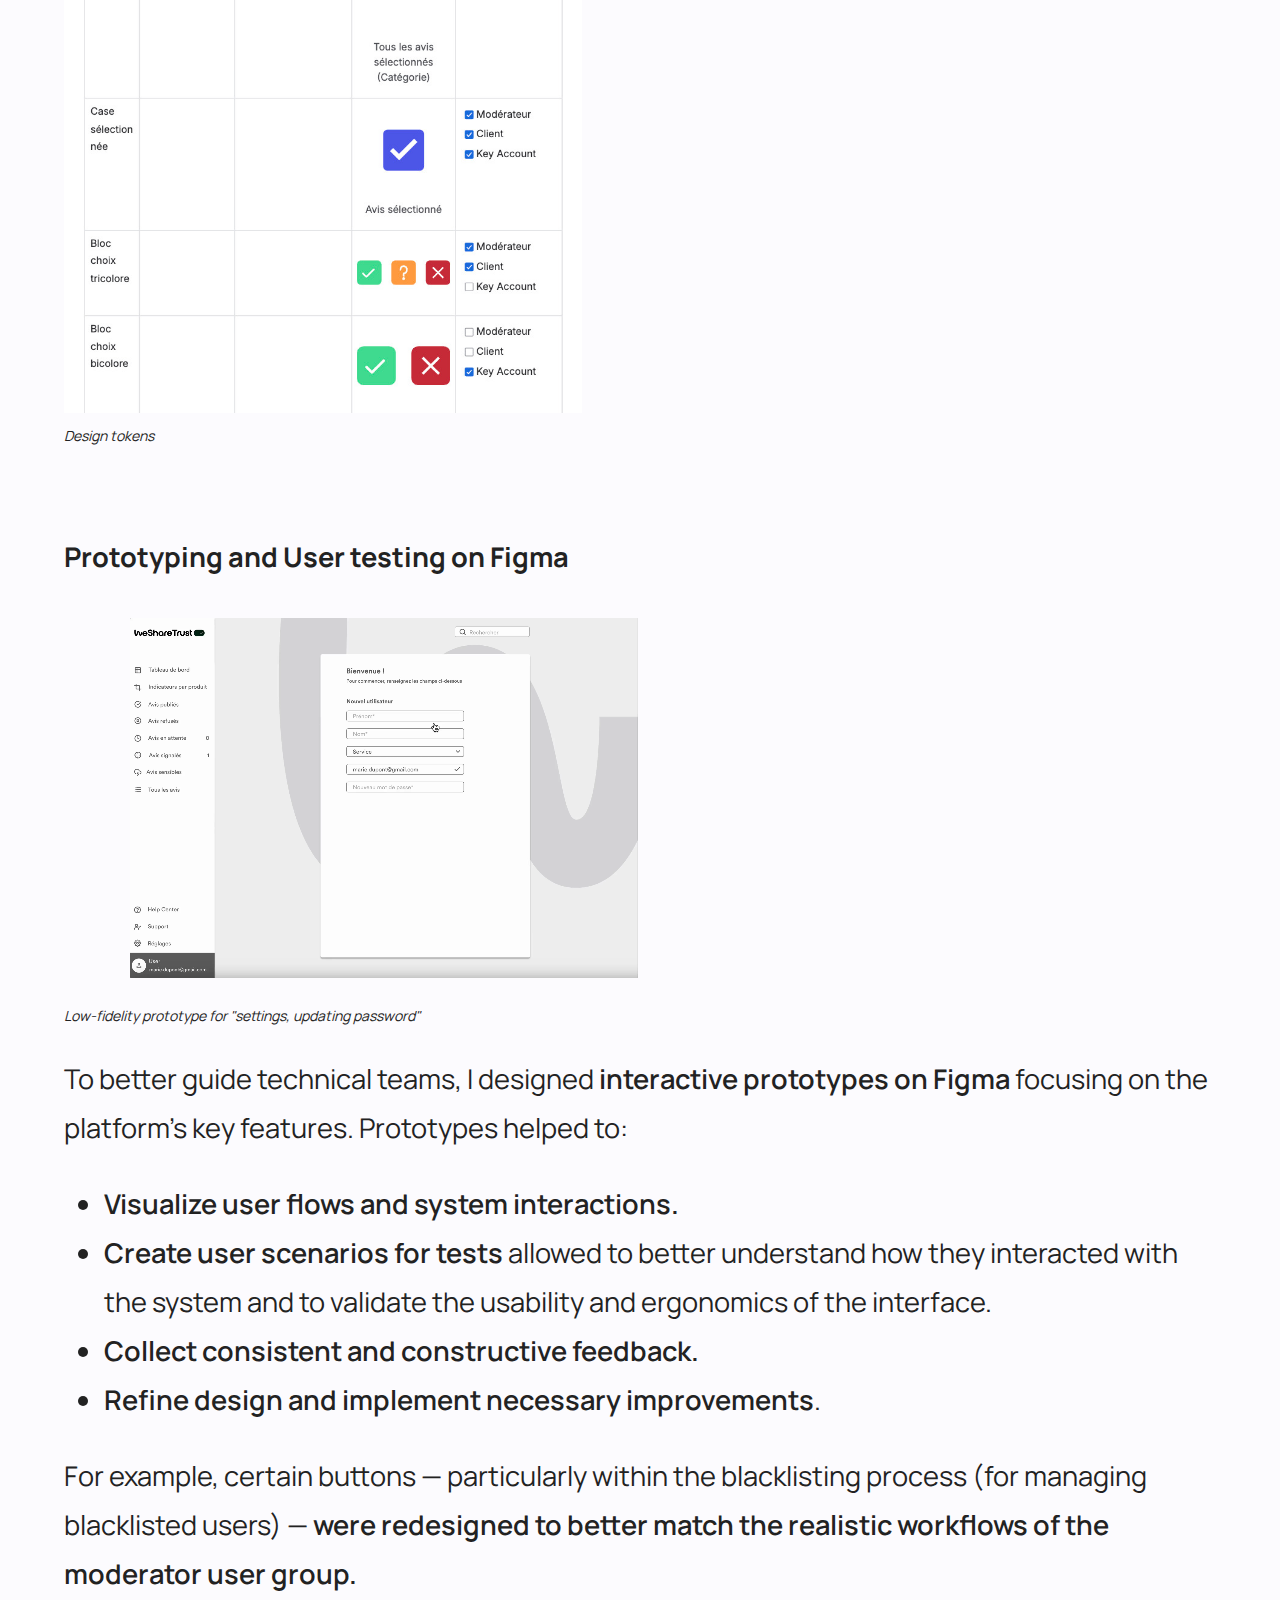
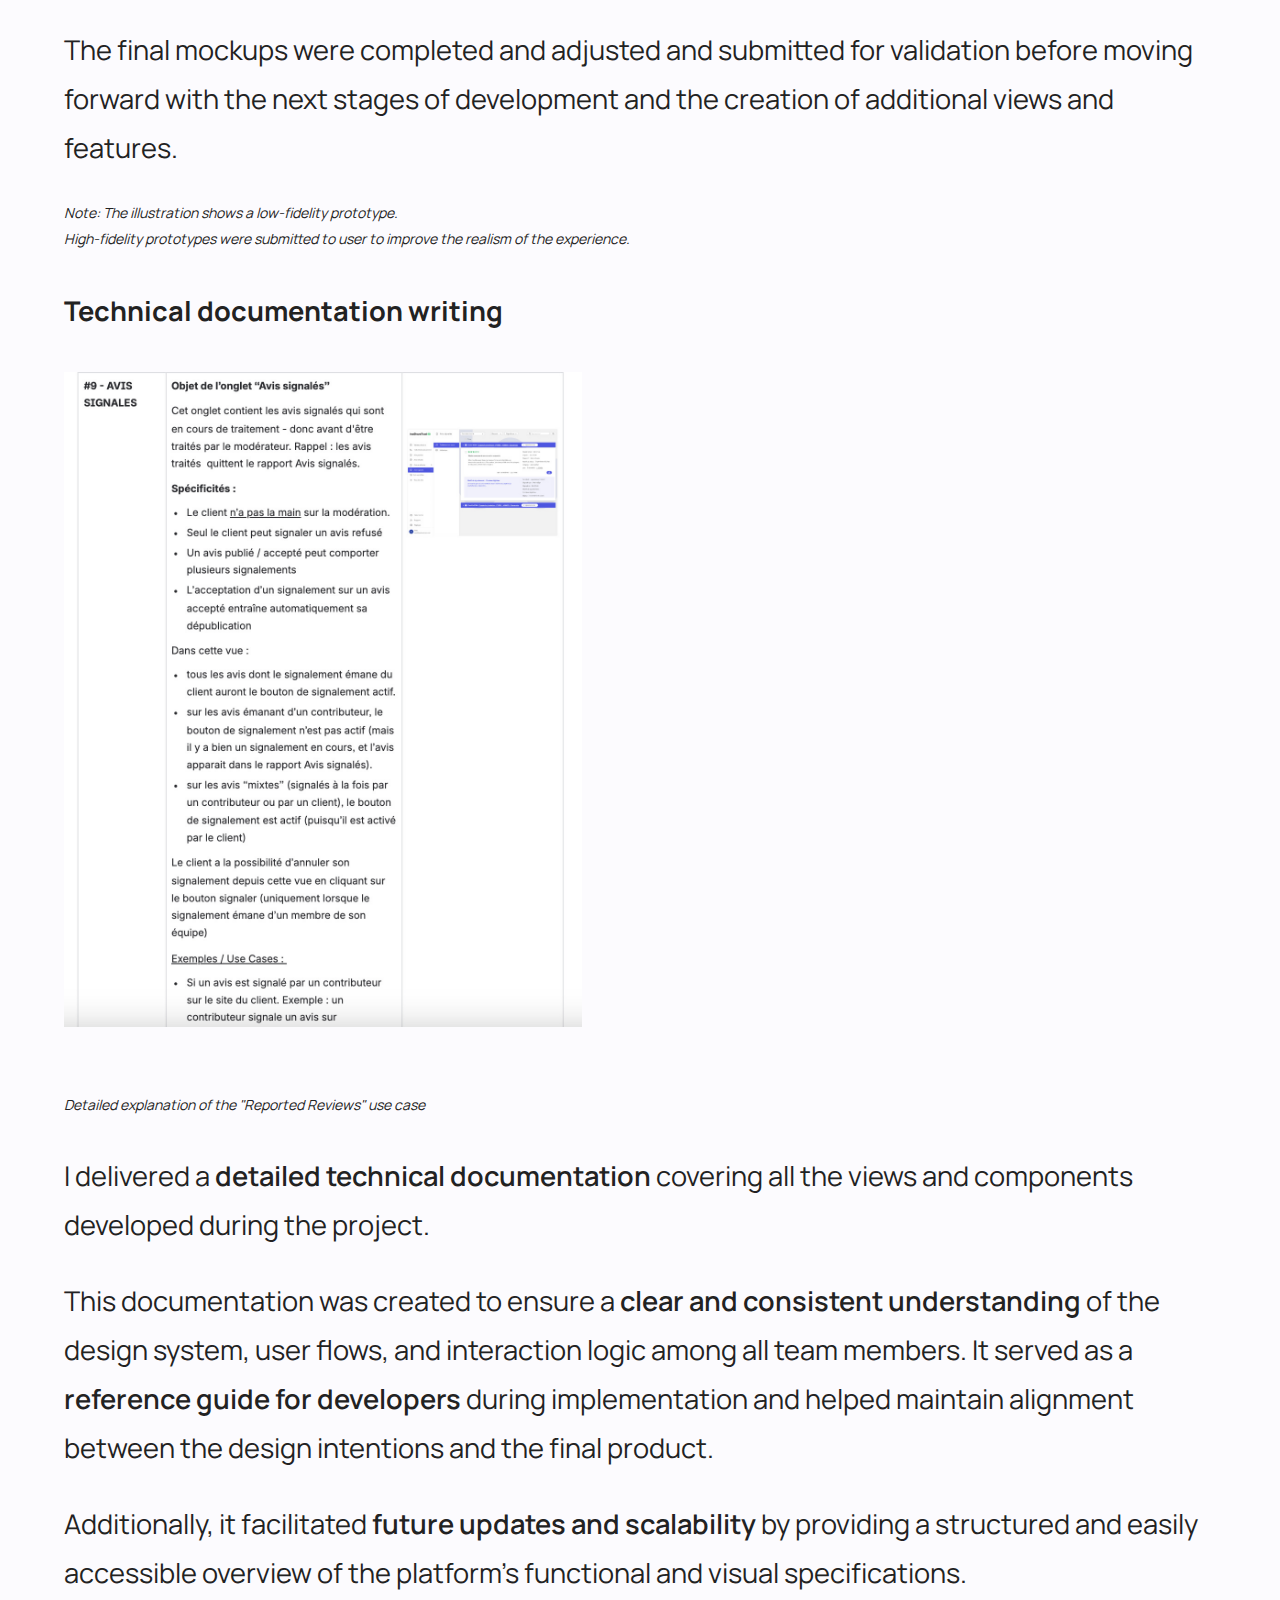
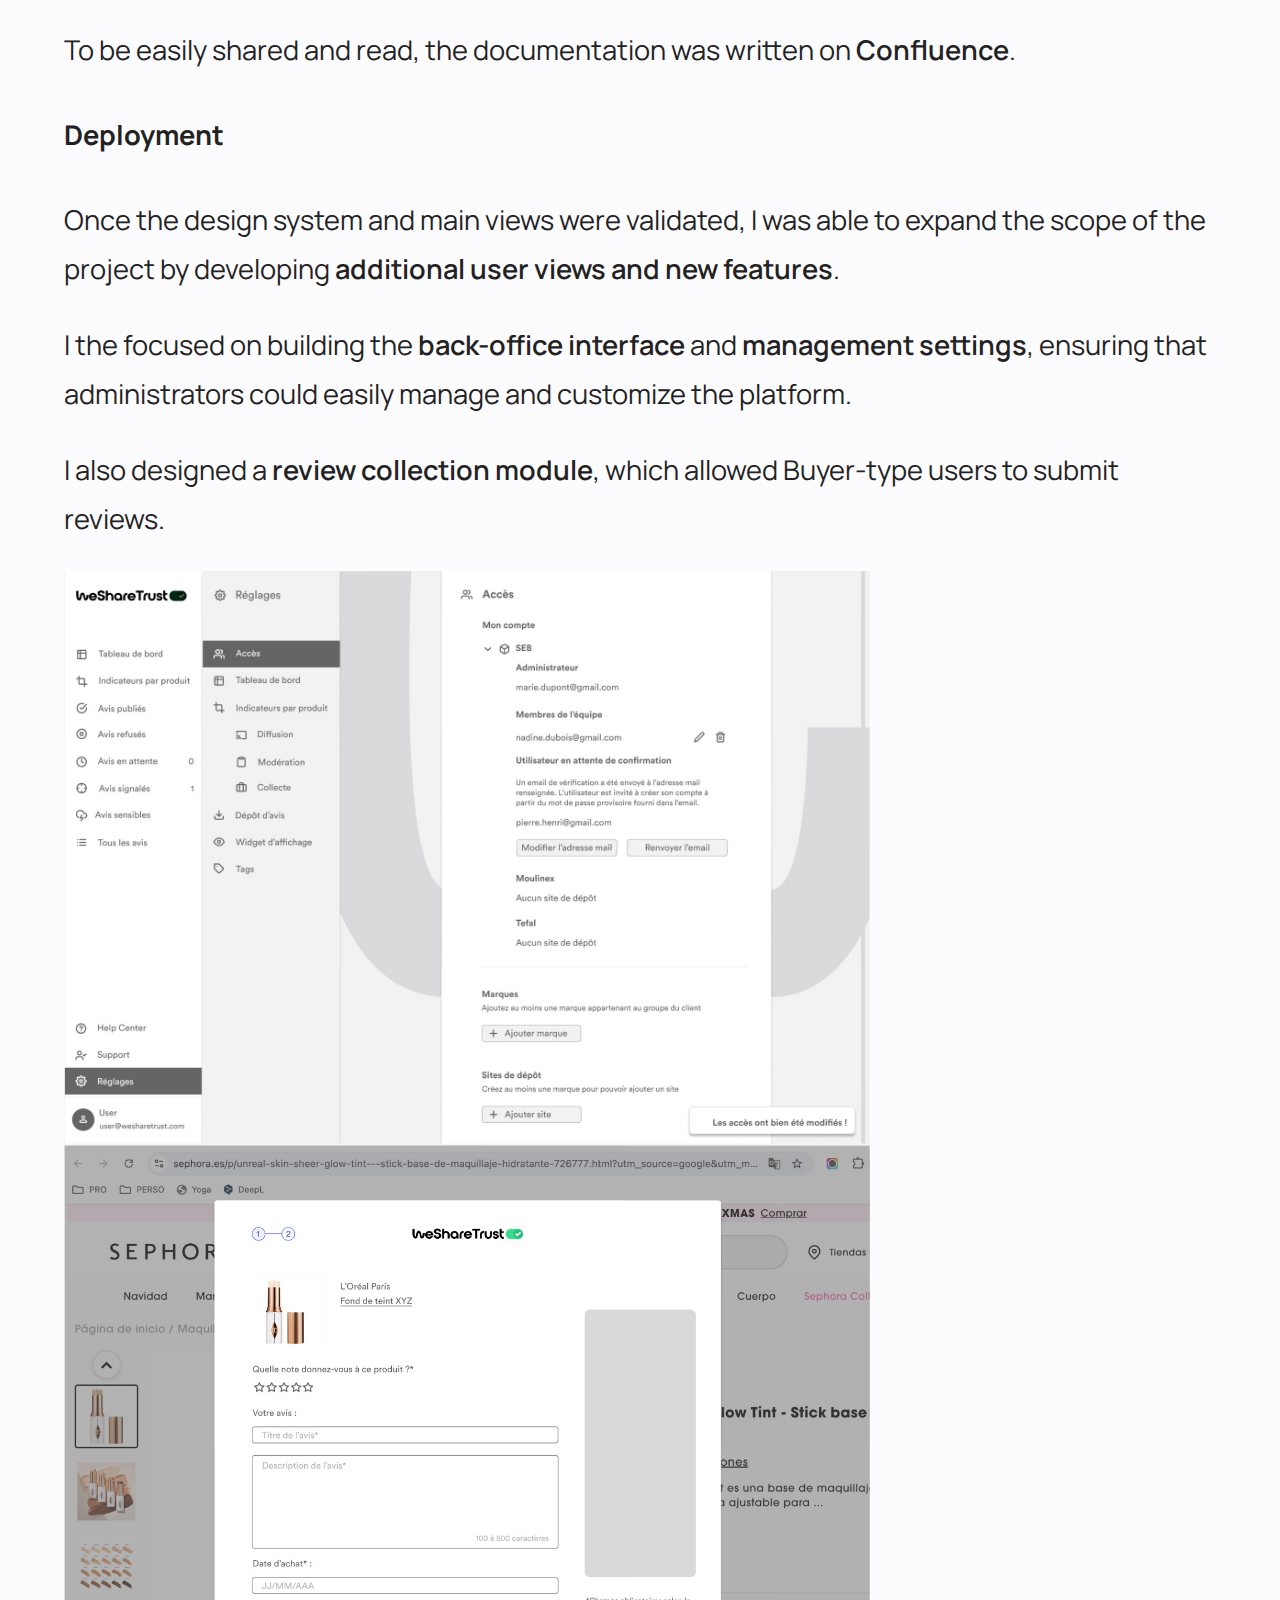
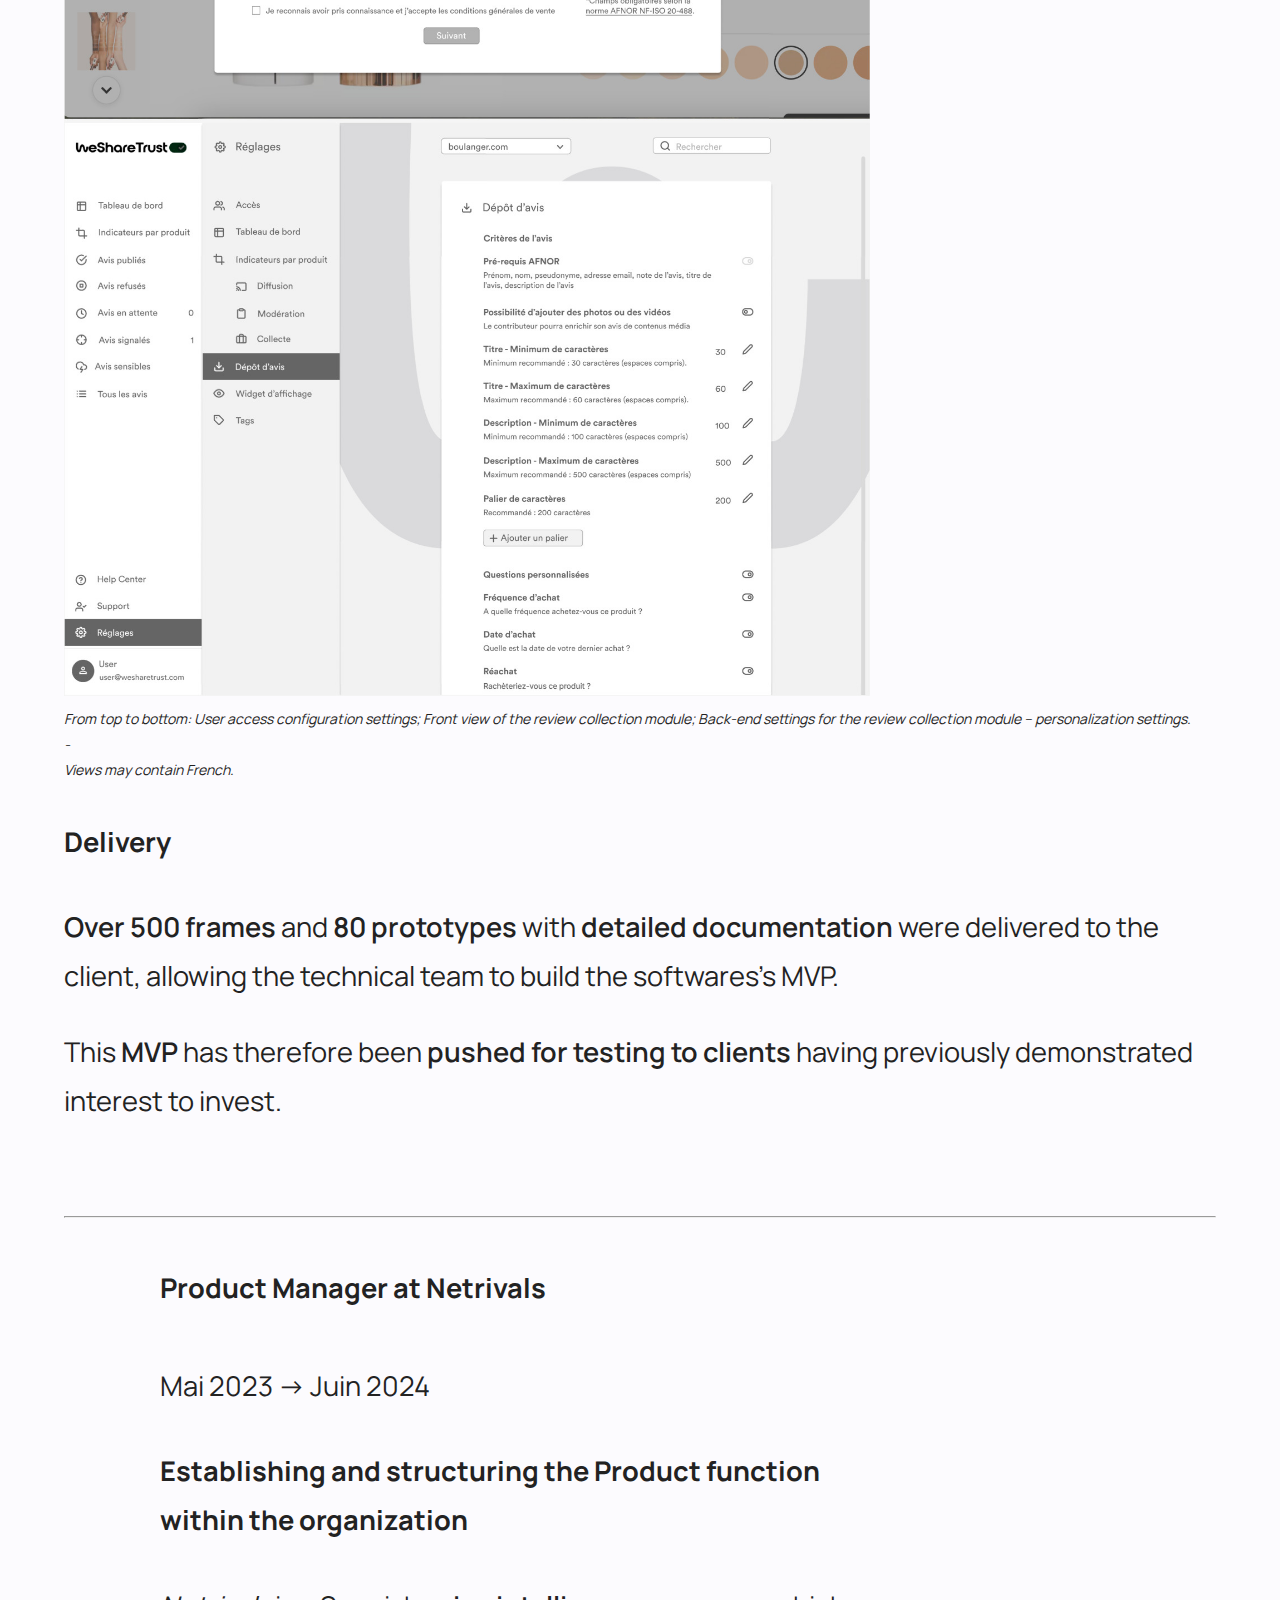
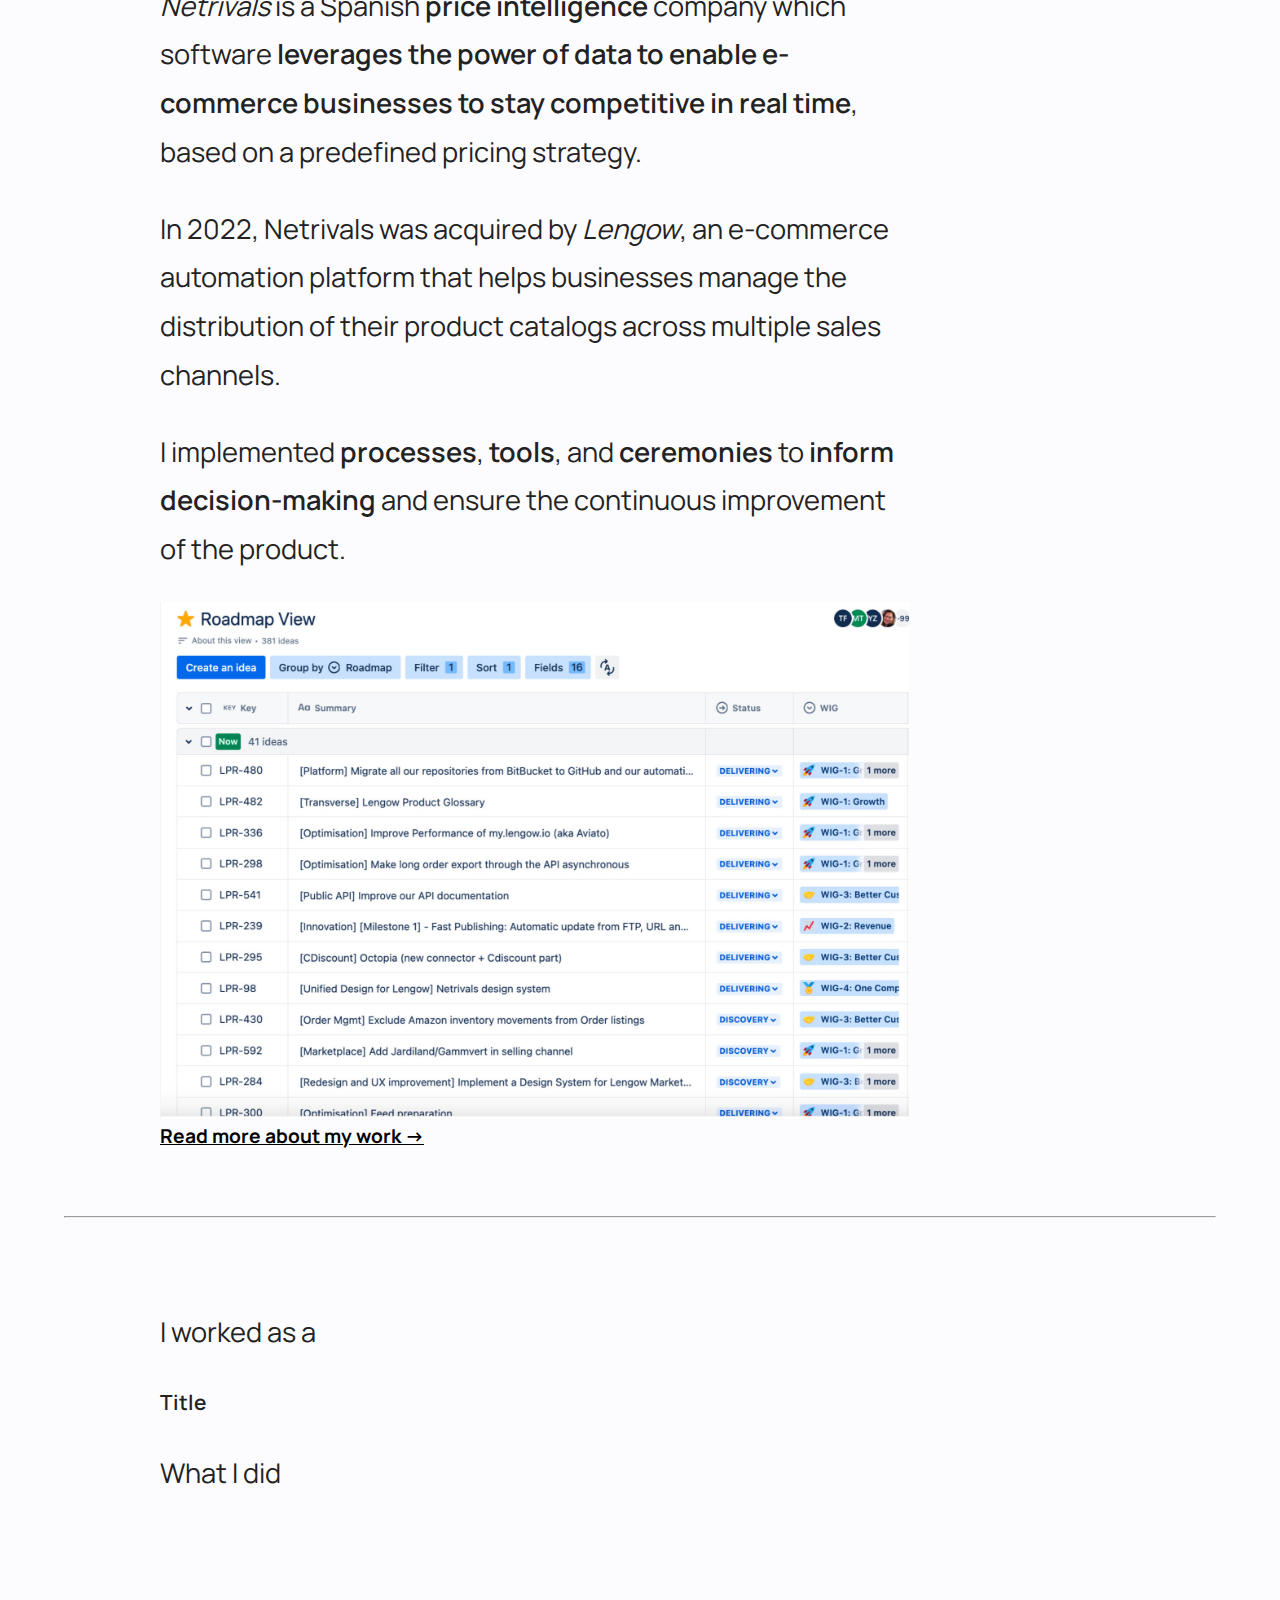
<file: claire-projects.html>
<!DOCTYPE html>
<html lang="fr">
<head>
  <meta charset="UTF-8" />
  <meta name="viewport" content="width=device-width, initial-scale=1.0" />
  <title>Projects – Claire MARGAT</title>
  <link rel="stylesheet" href="style.css" />
  <link rel="icon" href="favicon.ico">
</head>

<body>
  <header>
    <h1>Projects</h1>
  </header>

  <main>
    <p><a href="file:///Users/clairemargat/Desktop/portfolio/claire-portfolio.html"><b>← back to homepage</b></a></p>
    <section class="projects">
      <div class="project1">
        <h2>Product Designer at We Share Trust</h2>
        <p>July 2024 → December 2024</p>
        <h3>Designing the MVP of a Software as a Service <i>from the ground up</i></h3>
        <p><i>We Share Trust</i> is a French start-up that makes e-commerce leaders products available to a panel of voluntary <b>consumers who have chosen to comply with the requirements of an independent test.</b></p>
        <p>Testers receive the product at home and must use it for a minimum period before writing their review. Each product test is conducted at the tester’s home and remotely supervised by a test expert. </p>
        <p>All reviews are checked to ensure the accuracy and sincerity of the opinions expressed. The WeShareTrust teams also verify that the product has been properly used through interviews and a detailed analysis of each review prior to <b>moderation</b>.</p>

        <h3>
        Conceiving a moderation reviews software capable to effectively answer business and users needs
      </h3>

      <h4>Design activities on Figjam</h4>

      <p>Preliminary functional and technical study were carried out. <p>We used <b>Figjam</b> to model the expected features of the software, as well as the architecture of the moderation block and its related modules.</p></p>
      <figure>
       <img src="figjam.jpg" alt="Figjam" width="60%">
     </figure>

     <p>The <b>user map</b>, a visual and chronological representation of the user’s experience during their expected interaction with the product, allowed us to:
      <ul>
        <li><b>Understanding the user journey</b>: gaining a clear and unified view of the user experience in order to identify pain points and needs.</li>

        <li><b>Improving the experience</b>: identifying opportunities for improvement or innovation to make the journey smoother and more satisfying.</li>

        <li><b>Aligning teams</b>: ensuring that all team members (developers, designers, marketing, etc.) share a common understanding of the customer experience.</li>

        <li><b>Guiding decisions</b>: helping prioritize the development of new features or interface improvements based on real user needs.</li></ul></p>

        <figure>
          <img src="usermap.jpg" alt="Usermap" width="60%">
        </figure>
        <br>

        <h4>
        Design a functional, intuitive, and standardized interface that meets the needs of each user within technical constraints
      </h4>

      <p>
        The preliminary study helped identify the main user groups, generate personas, and determine the key needs for each user profile.

<ul>
  <li><b>The Moderator</b>: responsible for moderating comments within the interface and maintaining a low volume of comments to review, while respecting legal deadlines.</li>

<li><b>The Key Account Manager</b>: responsible for the client account. They supervise the moderator’s work, have validation authority, and benefit from broader access within the interface.</li>

<li><b>The End Client (e-merchant)</b>: in order to monitor their brand reputation, they have the right to review and flag comments that do not comply with legal standards.</li>

<li><b>The Buyer</b> - who provides the data by leaving a comment on a purchased and used product. 
<br>This user does not have direct access to the interface, but actions taken within the interface may lead to consequences — such as blacklisting — in cases where a comment violates applicable standards.</li>
</ul>

The shared interface is <b>standardized</b>, while <b>specific features</b> and <b>access levels</b> are designed for each user type.
<b>Interactions both within and outside</b> the interface between the different user profiles are also prototyped.
      </p>

      <h4>Artificial Intelligence feature integration</h4>
      <p>
        Artificial Intelligence have made it possible to integrate, upstream of the manual moderation process, an automatic moderation feature based on the application of a rejection criterion - following the criterias defined by law.</p>
        <p>This significantly reduces the volume of incoming data and decreases both the workload and the time-consuming nature of the tasks performed by users such as Moderators and Key Account Managers.
      </p>

        <h4>Low to high fidelity mock-up design activities</h4>
        <figure class="mockup">
          <img src="lowfi.jpg" alt="lowfi" width="30%">
          <img src="midfi.jpg" alt="midfi" width="30%">
          <img src="hifi.jpg" alt="hifi" width="30%">
        </figure>
        <p>It was then possible to produce an initial draft of the platform and then iterate toward more realistic versions that took both technical and user constraints into account. <p>Following an incremental and validation-driven process, <b>I was able to deliver high-fidelity views.</b></p></p>
        <p>Thanks to efficient organization, we were able to validate:
         <ul>
          <li>Functional intentions</li>
          <li>High-fidelity mockups</li>
          <li>Decline views and start building the first prototypes </li></ul></p>
          <br>
          <figure>
            <img src="tag.jpg" alt="tag" width="60%">
            <br>
            <figcation class="note">Exemple of a static high-fidelity view (feature: "assigning a tag to a review")</figcation>
          </figure>

          <br>
          <h4>Design system creation</h4>

          <p>I developed a comprehensive <b>design system</b> aimed at improving <b>consistency</b>, <b>efficiency</b>, and <b>scalability</b> across all digital products. The main objectives were to <b>unify the visual identity</b>, <b>streamline the design and development process</b>, and <b>enhance collaboration</b> between designers and developers.</p>

          <p>To achieve these goals, I audited existing interfaces, identified recurring patterns, and <b>established a set of reusable UI components and design tokens</b> (colors, typography, spacing, etc.). I documented guidelines and best practices to ensure accessibility, responsiveness, and brand coherence.</p>
          <br>
          <figure class="designsystem">
          <img src="dscouleurs.jpg" alt="designsystem" width="45%">
          <img src="dsicones.jpg" alt="designsystem" width="45%">
          <figcaption class="note">Design tokens</figcaption>
        </figure>

          <br>
          <h4>Prototyping and User testing on Figma</h4>
          <figure>
            <video src="prototype.mp4" autoplay loop muted playsinline width="640" height="360"></video>
            <br>
            <figcaption class="note">Low-fidelity prototype for "settings, updating password"</figcaption>
          </figure>
          <p>To better guide technical teams, I designed <b>interactive prototypes on Figma</b> focusing on the platform’s key features. Prototypes helped to:
            <ul>
              <li><b>Visualize user flows and system interactions.</b></li>

              <li><b>Create user scenarios for tests</b> allowed to better understand how they interacted with the system and to validate the usability and ergonomics of the interface.</li>

              <li><b>Collect consistent and constructive feedback.</b></li>
                <li><b>Refine design and implement necessary improvements</b>.</li></ul></p>
              <p>For example, certain buttons — particularly within the blacklisting process (for managing blacklisted users) — <b>were redesigned to better match the realistic workflows of the moderator user group.</b></p>

              <p>The final mockups were completed and adjusted and submitted for validation before moving forward with the next stages of development and the creation of additional views and features.</p>

              <p class="note">Note: The illustration shows a low-fidelity prototype. <br>High-fidelity prototypes were submitted to user to improve the realism of the experience.</p>
              <h4>Technical documentation writing</h4>
              <figure>
                <img src="documentation.jpg" alt="documentation" width="45%">
                <br>
                <figcation class="note">Detailed explanation of the "Reported Reviews" use case</figcation>
              </figure>
              <p>I delivered a <b>detailed technical documentation</b> covering all the views and components developed during the project.</p>
              <p>This documentation was created to ensure a <b>clear and consistent understanding</b> of the design system, user flows, and interaction logic among all team members. It served as a <b>reference guide for developers</b> during implementation and helped maintain alignment between the design intentions and the final product.</p>
              <p>Additionally, it facilitated <b>future updates and scalability</b> by providing a structured and easily accessible overview of the platform’s functional and visual specifications.</p>
              <p>To be easily shared and read, the documentation was written on <b>Confluence</b>.</p>

              <h4>Deployment</h4>
              <p>Once the design system and main views were validated, I was able to expand the scope of the project by developing <b>additional user views and new features</b>. 
              <p>I the focused on building the <b>back-office interface</b> and <b>management settings</b>, ensuring that administrators could easily manage and customize the platform.</p> 
              <p>I also designed a <b>review collection module</b>, which allowed Buyer-type users to submit reviews.</p>
              </p>
              <figure class="mockup">
              <img src="acces.jpg" alt="acces" width="70%">
              <img src="depot.jpg" alt="depot" width="70%">
              <img src="reglages.jpg" alt="reglages" width="70%">
              </figure>
            </div>
            <p class="note">
            From top to bottom: User access configuration settings; Front view of the review collection module; Back-end settings for the review collection module – personalization settings.
            <br>
            -
            <br>
            Views may contain French.</p>
            <h4>Delivery</h4>
            <p>
            <b>Over 500 frames</b> and <b>80 prototypes</b> with <b>detailed documentation</b> were delivered to the client, allowing the technical team to build the softwares's MVP.</p>
            <p>This <b>MVP</b> has therefore been <b>pushed for testing to clients</b> having previously demonstrated interest to invest.
            </p>
            <br>
            <hr>

            <div class="project">
              <h2>Product Manager at Netrivals</h2>
              <p>Mai 2023 → Juin 2024</p>
              <h4>Establishing and structuring the Product function within the organization</h4>
              <p><i>Netrivals</i> is a Spanish <b>price intelligence</b> company which software <b>leverages the power of data to enable e-commerce businesses to stay competitive in real time</b>, based on a predefined pricing strategy.</b></p>
              <p>In 2022, Netrivals was acquired by <i>Lengow</i>, an e-commerce automation platform that helps businesses manage the distribution of their product catalogs across multiple sales channels.</p>
              <p>I implemented <b>processes</b>, <b>tools</b>, and <b>ceremonies</b> to <b>inform decision-making</b> and ensure the continuous improvement of the product.</p>
              
              <figure>
              <a href="file:///Users/clairemargat/Desktop/portfolio/claire-project2.html">
              <img src="roadmap.jpg" alt="roadmap" width="40%">
              <h4>Read more about my work →</h4></a>
              </figure>
              <br>
              </div>
              <hr>
              <br>
              <div class="project">
                <p>I worked as a </p>
                <h3>Title</h3>
                <p>What I did</p>
                </div>
                <br>
                <div>
                  <h3>More?</h3>
                  <p><b><a href="https://www.linkedin.com/in/claire-margat-99587173/">Discover my previous work experiences →</a></b></p>
                  <br>
                  </div>
                </div>
              </section>


            </main>

            <footer>
             <h2 class="footer-title">Let's meet!</h2>
             <p class="footer-text">
              The easiest way to reach me out is to message me on <b>Whatsapp</b>!
              <br> Feel free to contact me in <b>English</b>, <b>French</b> or <b>Spanish</b>. <br> 🇬🇧 🇫🇷 🇪🇸
            </p>

            <p> 📱 <a href="https://web.whatsapp.com/">+33 6 84 44 80 45</a>  ✉️ <a href="mailto:claire.margat@outlook.com"> claire.margat@outlook.fr</a>  🔗 <a href="https://www.linkedin.com/in/claire-margat-99587173/" target="https://www.linkedin.com/in/claire-margat-99587173/">linkedIn</a></p>
            <strong>Creating meaningful, accessible, and sustainable digital experiences.</strong>
            <p>© 2025 Claire MARGAT - portfolio</p>
          </footer>
        </body>
        </html>
</file>
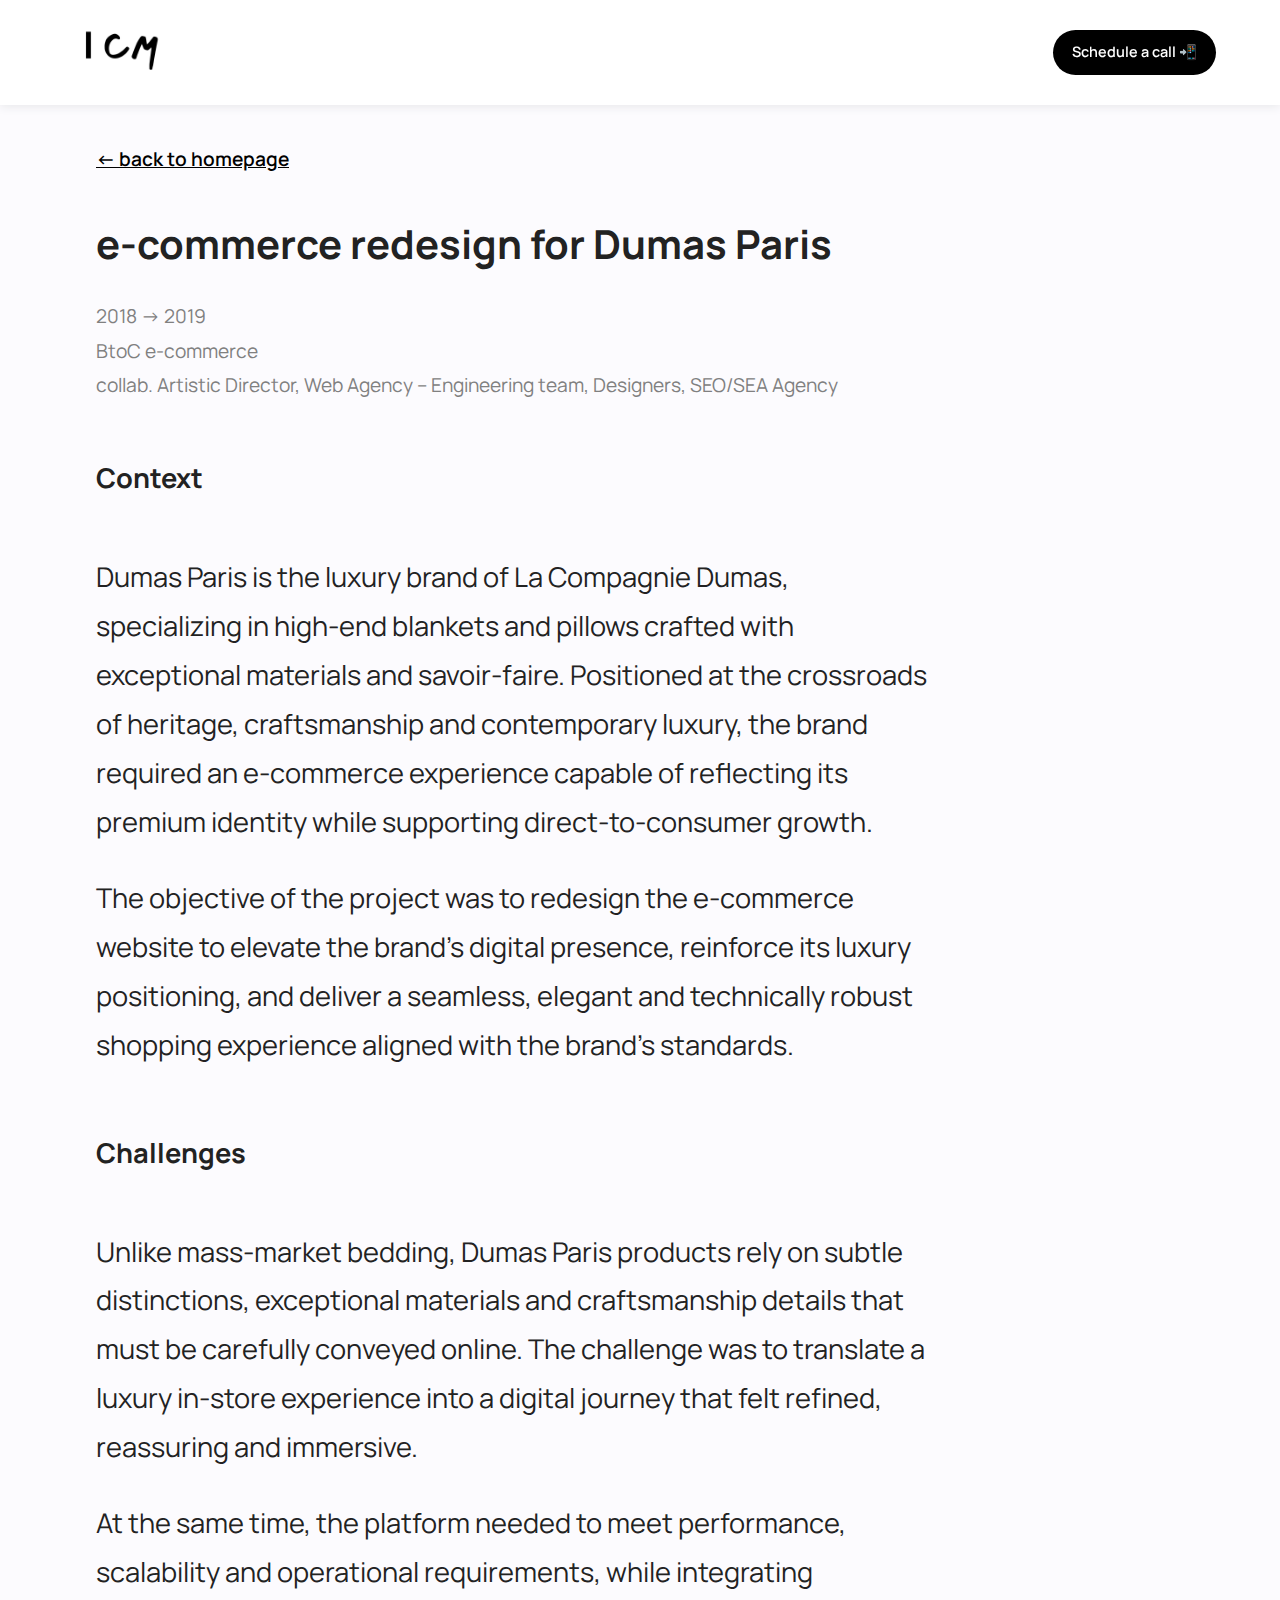
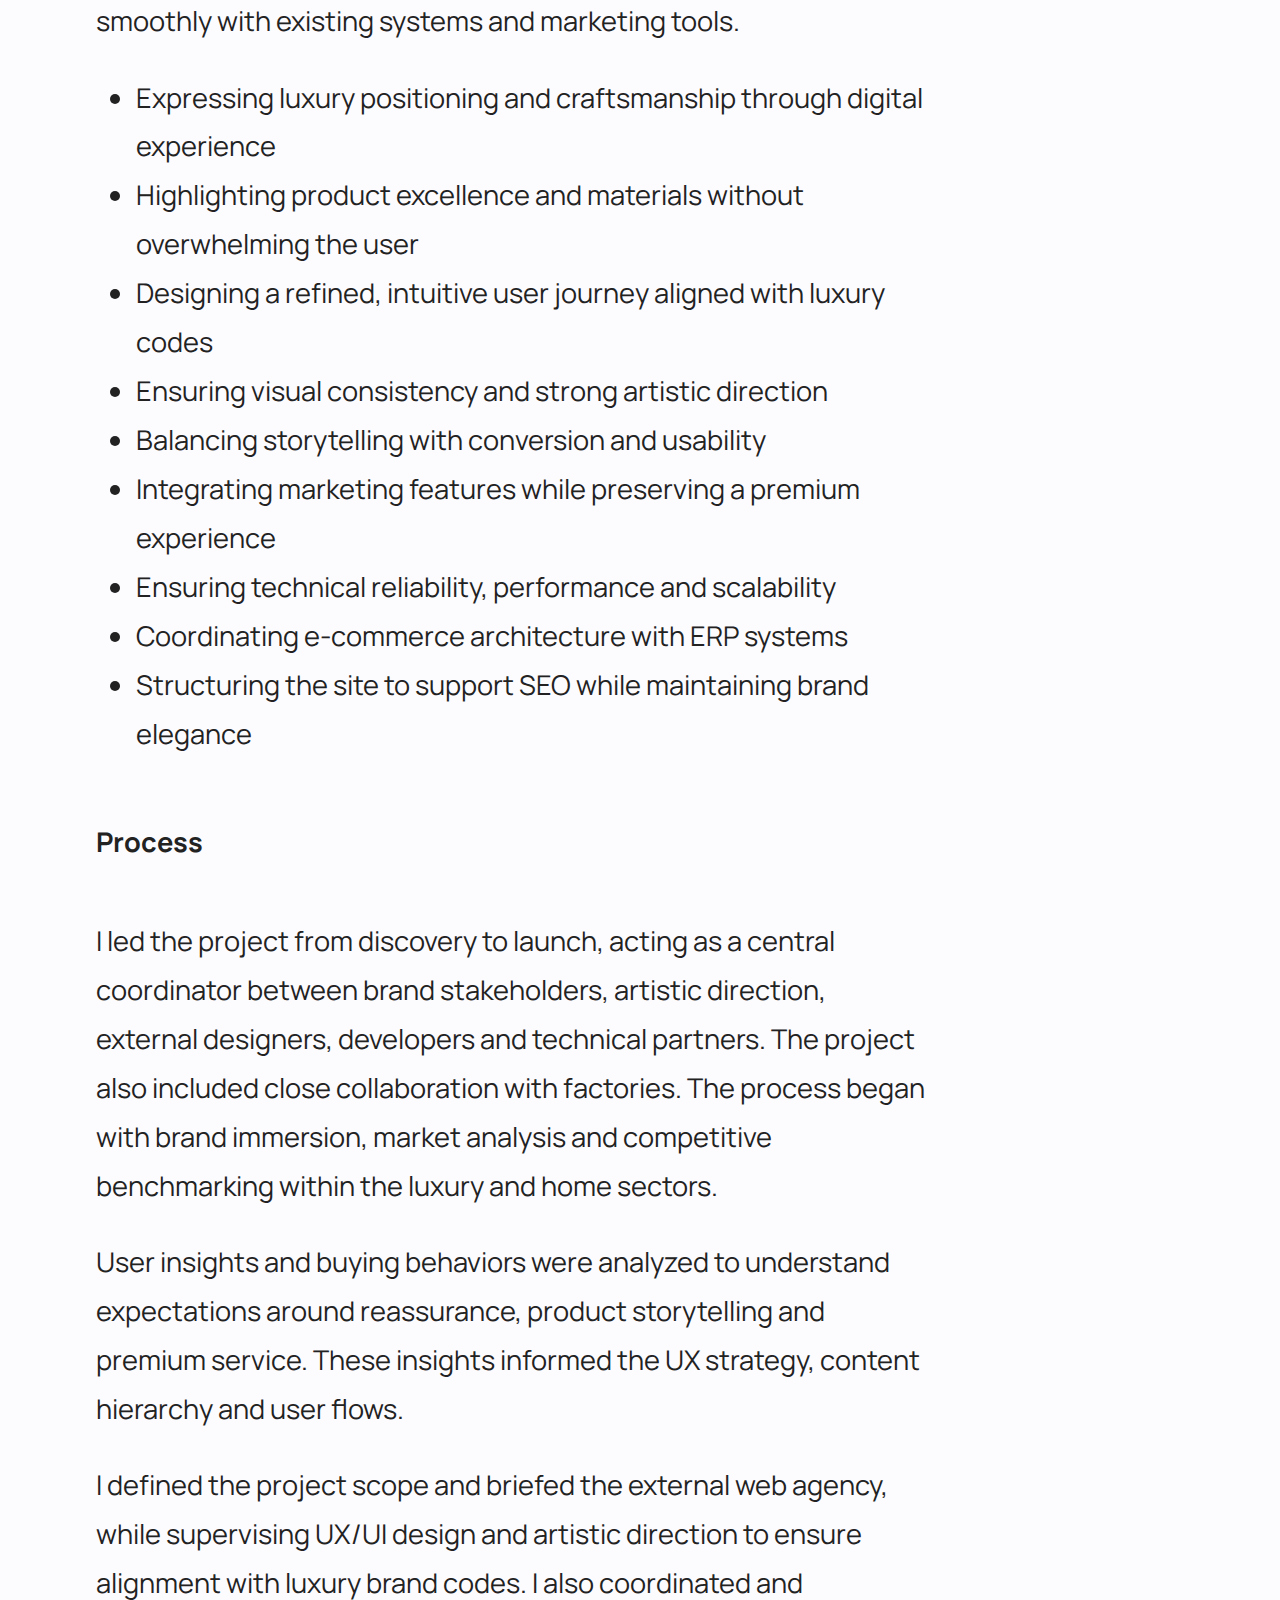
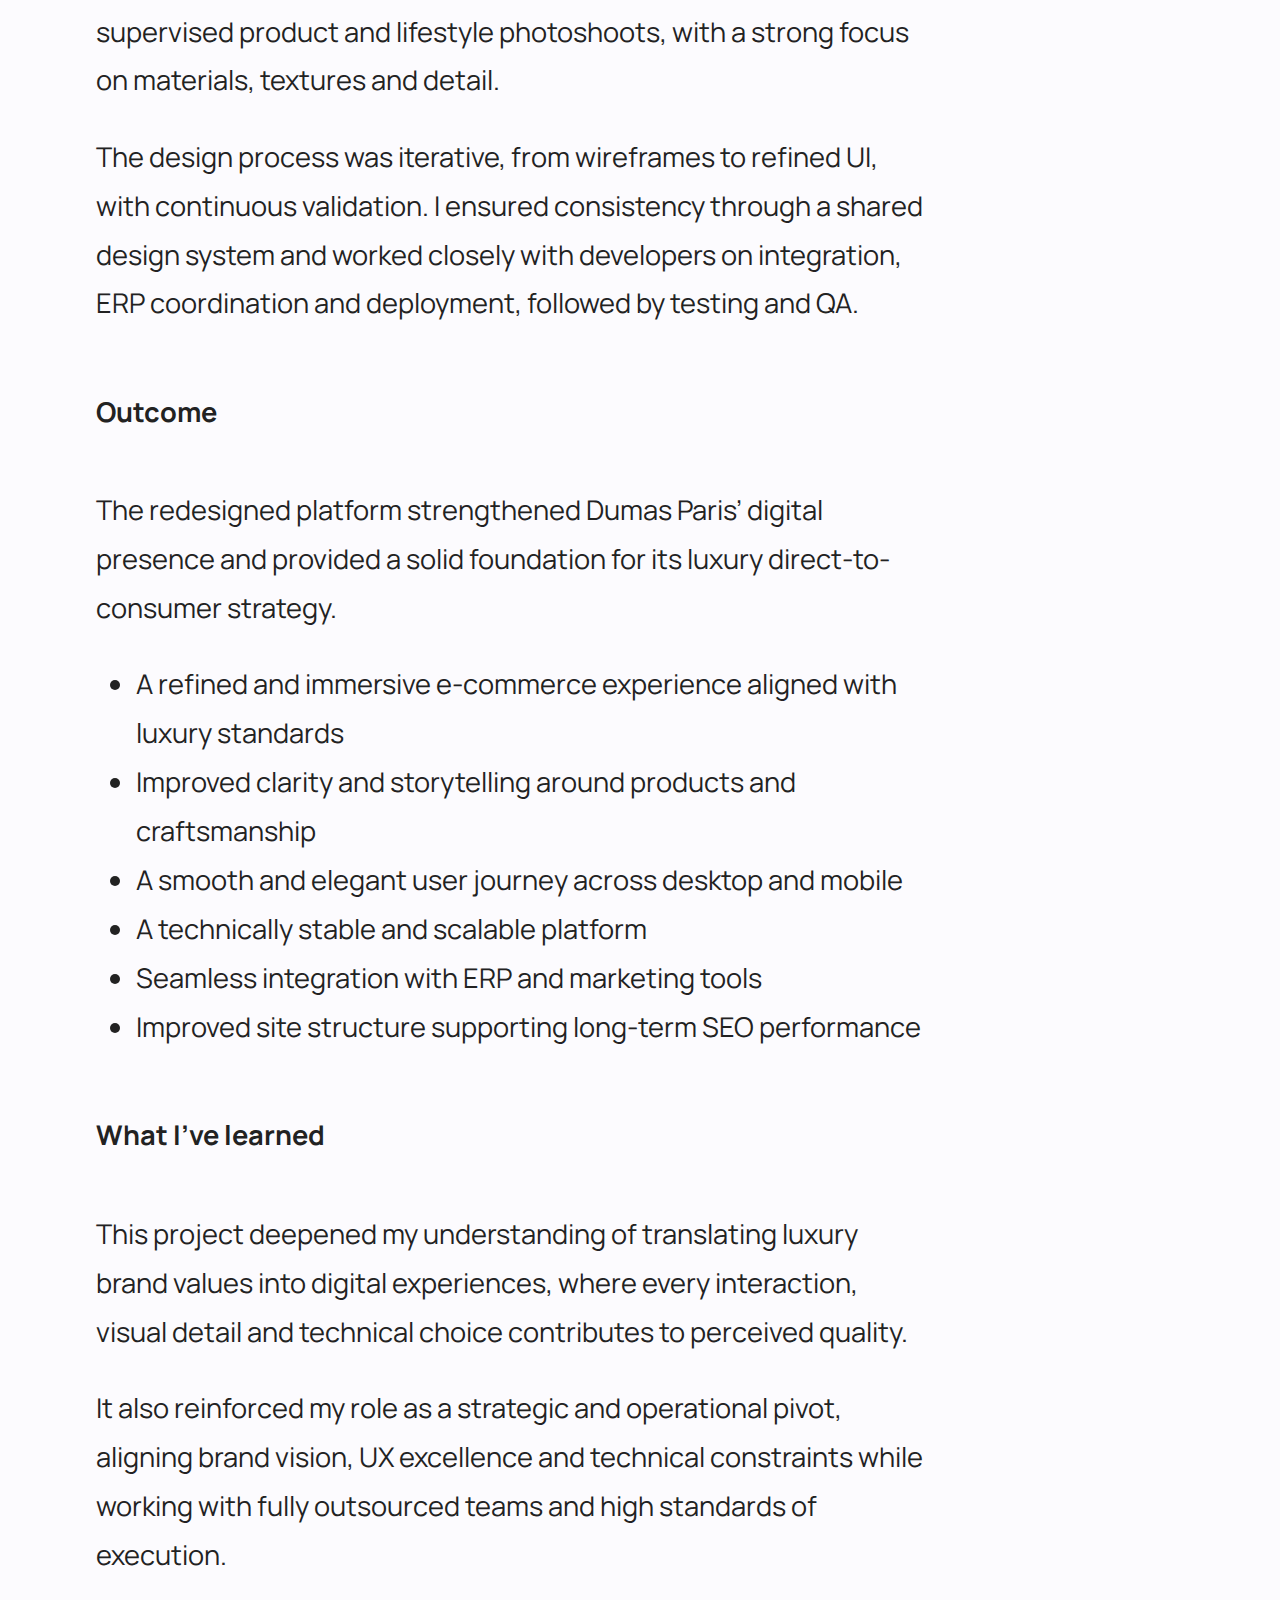
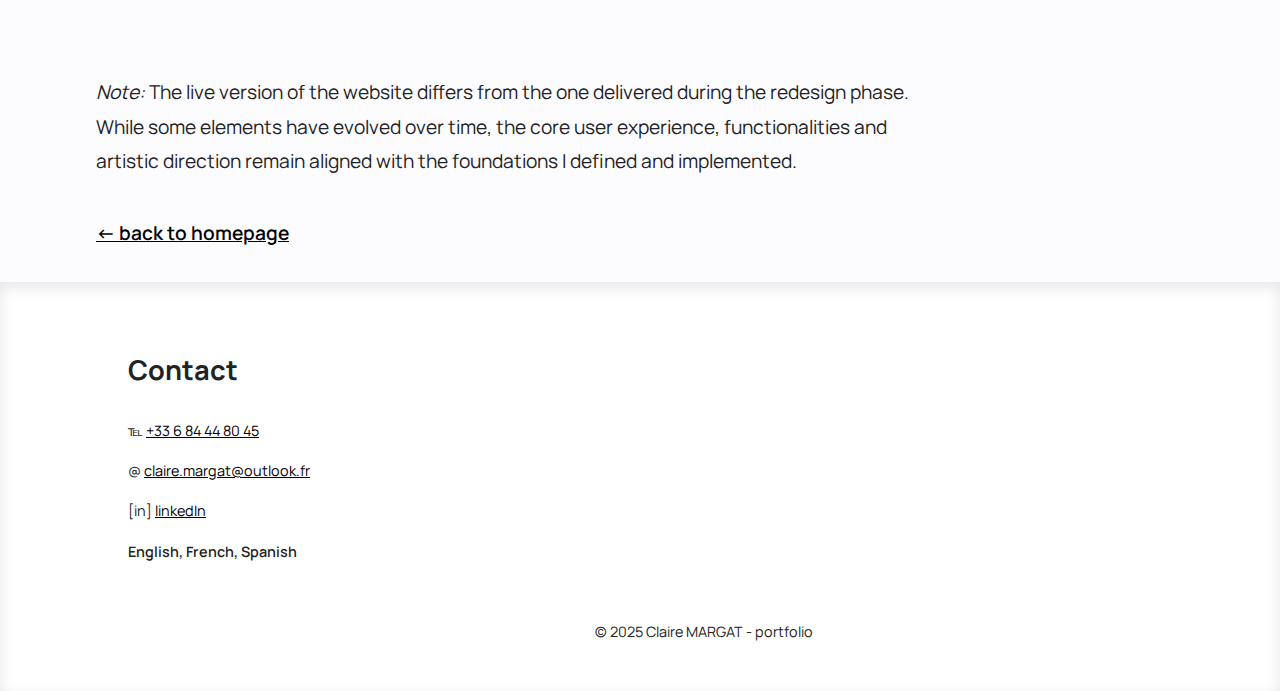
<file: dumas-paris.html>
<!DOCTYPE html>
<html lang="fr">
<head>
  <meta charset="UTF-8" />
  <meta name="viewport" content="width=device-width, initial-scale=1.0" />
  <title>Projects – Claire MARGAT</title>
  <link rel="stylesheet" href="style.css" />
  <link rel="icon" href="favicon.ico">
</head>

<body>
 <header class="site-header">
  <a href="index.html">
  <img src="logo.jpg" alt="logo_claire_margat"></a>

  <a href="https://calendly.com/claire-margat106/30min" class="header-btn">Schedule a call 📲 </a>
</header>

  <main>

    <section class="project">
      <p><a href="index.html"><b>← back to homepage</b></a></p>

      <div class="project1">
        <h1>e-commerce redesign for Dumas Paris</h1>

        <div class="infos">
          <p>2018 → 2019<br>
          BtoC e-commerce<br>
          collab. Artistic Director, Web Agency – Engineering team, Designers, SEO/SEA Agency</p>
        </div>

        <h2>Context</h2>
        <p>
Dumas Paris is the luxury brand of La Compagnie Dumas, specializing in high-end blankets and pillows crafted with exceptional materials and savoir-faire. Positioned at the crossroads of heritage, craftsmanship and contemporary luxury, the brand required an e-commerce experience capable of reflecting its premium identity while supporting direct-to-consumer growth.
        </p>
        <p>
The objective of the project was to redesign the e-commerce website to elevate the brand’s digital presence, reinforce its luxury positioning, and deliver a seamless, elegant and technically robust shopping experience aligned with the brand’s standards.
        </p>

        <h2>Challenges</h2>
        <p>
Unlike mass-market bedding, Dumas Paris products rely on subtle distinctions, exceptional materials and craftsmanship details that must be carefully conveyed online. The challenge was to translate a luxury in-store experience into a digital journey that felt refined, reassuring and immersive.
        </p>
        <p>
At the same time, the platform needed to meet performance, scalability and operational requirements, while integrating smoothly with existing systems and marketing tools.
        </p>
        <ul>
          <li>Expressing luxury positioning and craftsmanship through digital experience</li>
          <li>Highlighting product excellence and materials without overwhelming the user</li>
          <li>Designing a refined, intuitive user journey aligned with luxury codes</li>
          <li>Ensuring visual consistency and strong artistic direction</li>
          <li>Balancing storytelling with conversion and usability</li>
          <li>Integrating marketing features while preserving a premium experience</li>
          <li>Ensuring technical reliability, performance and scalability</li>
          <li>Coordinating e-commerce architecture with ERP systems</li>
          <li>Structuring the site to support SEO while maintaining brand elegance</li>
        </ul>

        <h2>Process</h2>
        <p>
I led the project from discovery to launch, acting as a central coordinator between brand stakeholders, artistic direction, external designers, developers and technical partners. The project also included close collaboration with factories. The process began with brand immersion, market analysis and competitive benchmarking within the luxury and home sectors.
        </p>
        <p>
User insights and buying behaviors were analyzed to understand expectations around reassurance, product storytelling and premium service. These insights informed the UX strategy, content hierarchy and user flows.
        </p>
        <p>
I defined the project scope and briefed the external web agency, while supervising UX/UI design and artistic direction to ensure alignment with luxury brand codes. I also coordinated and supervised product and lifestyle photoshoots, with a strong focus on materials, textures and detail.
        </p>
        <p>
The design process was iterative, from wireframes to refined UI, with continuous validation. I ensured consistency through a shared design system and worked closely with developers on integration, ERP coordination and deployment, followed by testing and QA.
        </p>

        <h2>Outcome</h2>
        <p>
The redesigned platform strengthened Dumas Paris’ digital presence and provided a solid foundation for its luxury direct-to-consumer strategy.
        </p>
        <ul>
          <li>A refined and immersive e-commerce experience aligned with luxury standards</li>
          <li>Improved clarity and storytelling around products and craftsmanship</li>
          <li>A smooth and elegant user journey across desktop and mobile</li>
          <li>A technically stable and scalable platform</li>
          <li>Seamless integration with ERP and marketing tools</li>
          <li>Improved site structure supporting long-term SEO performance</li>
        </ul>

        <h2>What I’ve learned</h2>
        <p>
This project deepened my understanding of translating luxury brand values into digital experiences, where every interaction, visual detail and technical choice contributes to perceived quality.
        </p>
        <p>
It also reinforced my role as a strategic and operational pivot, aligning brand vision, UX excellence and technical constraints while working with fully outsourced teams and high standards of execution.
        </p>

        <br>

        <p class="footnote">
          <em>Note:</em> The live version of the website differs from the one delivered during the redesign phase. While some elements have evolved over time, the core user experience, functionalities and artistic direction remain aligned with the foundations I defined and implemented.
        </p>

        <p><a href="index.html"><b>← back to homepage</b></a></p>

      </div>
    </section>

  </main>

  <footer>
    <h2>Contact</h2>
    <div class="contact-info">
      ℡ <a href="https://web.whatsapp.com/">+33 6 84 44 80 45</a>
      <p>@ <a href="mailto:claire.margat@outlook.com">claire.margat@outlook.fr</a></p>
      <p>[in] <a href="https://www.linkedin.com/in/claire-margat-99587173/" target="_blank" rel="noopener noreferrer">linkedIn</a></p>
    </div>
    <p><strong> English, French, Spanish </strong></p>
    <div class="signature">
      <br>
      <p>© 2025 Claire MARGAT - portfolio</p>
    </div>
  </footer>

</body>
</html>
</file>
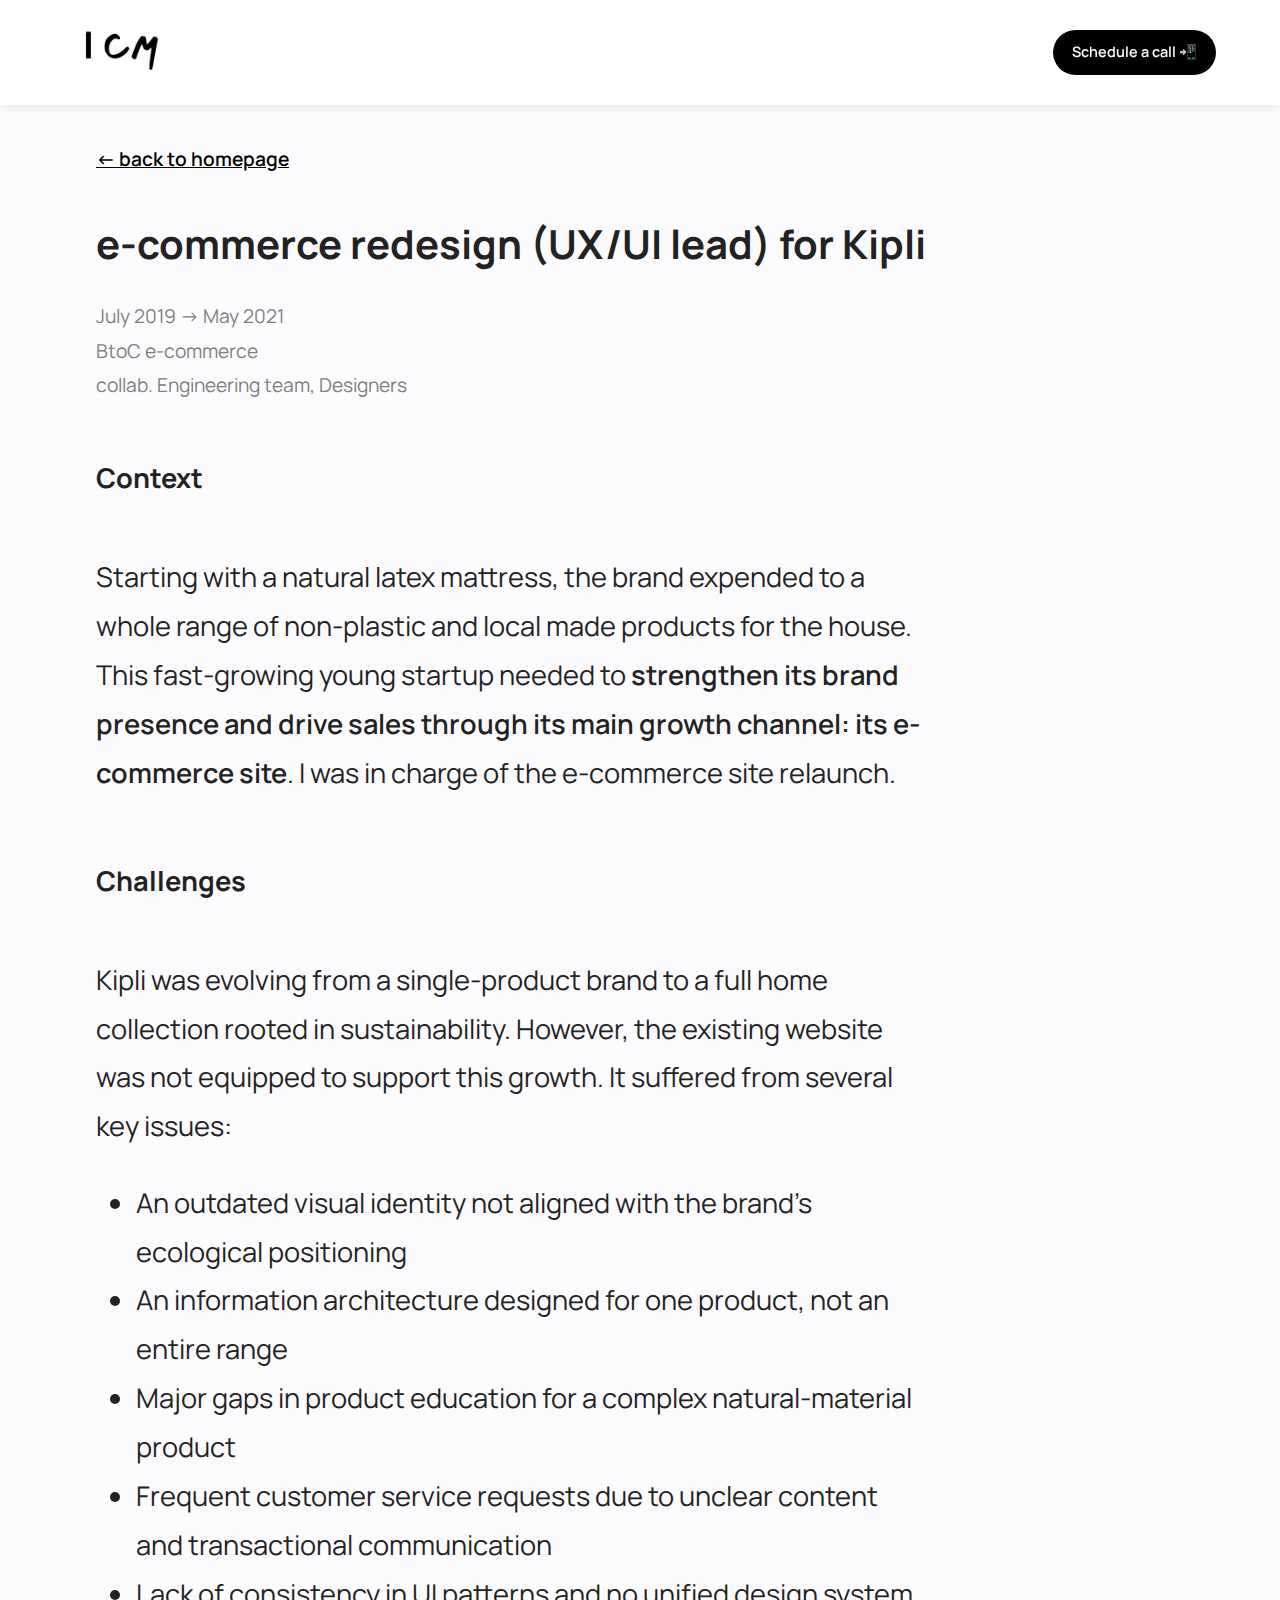
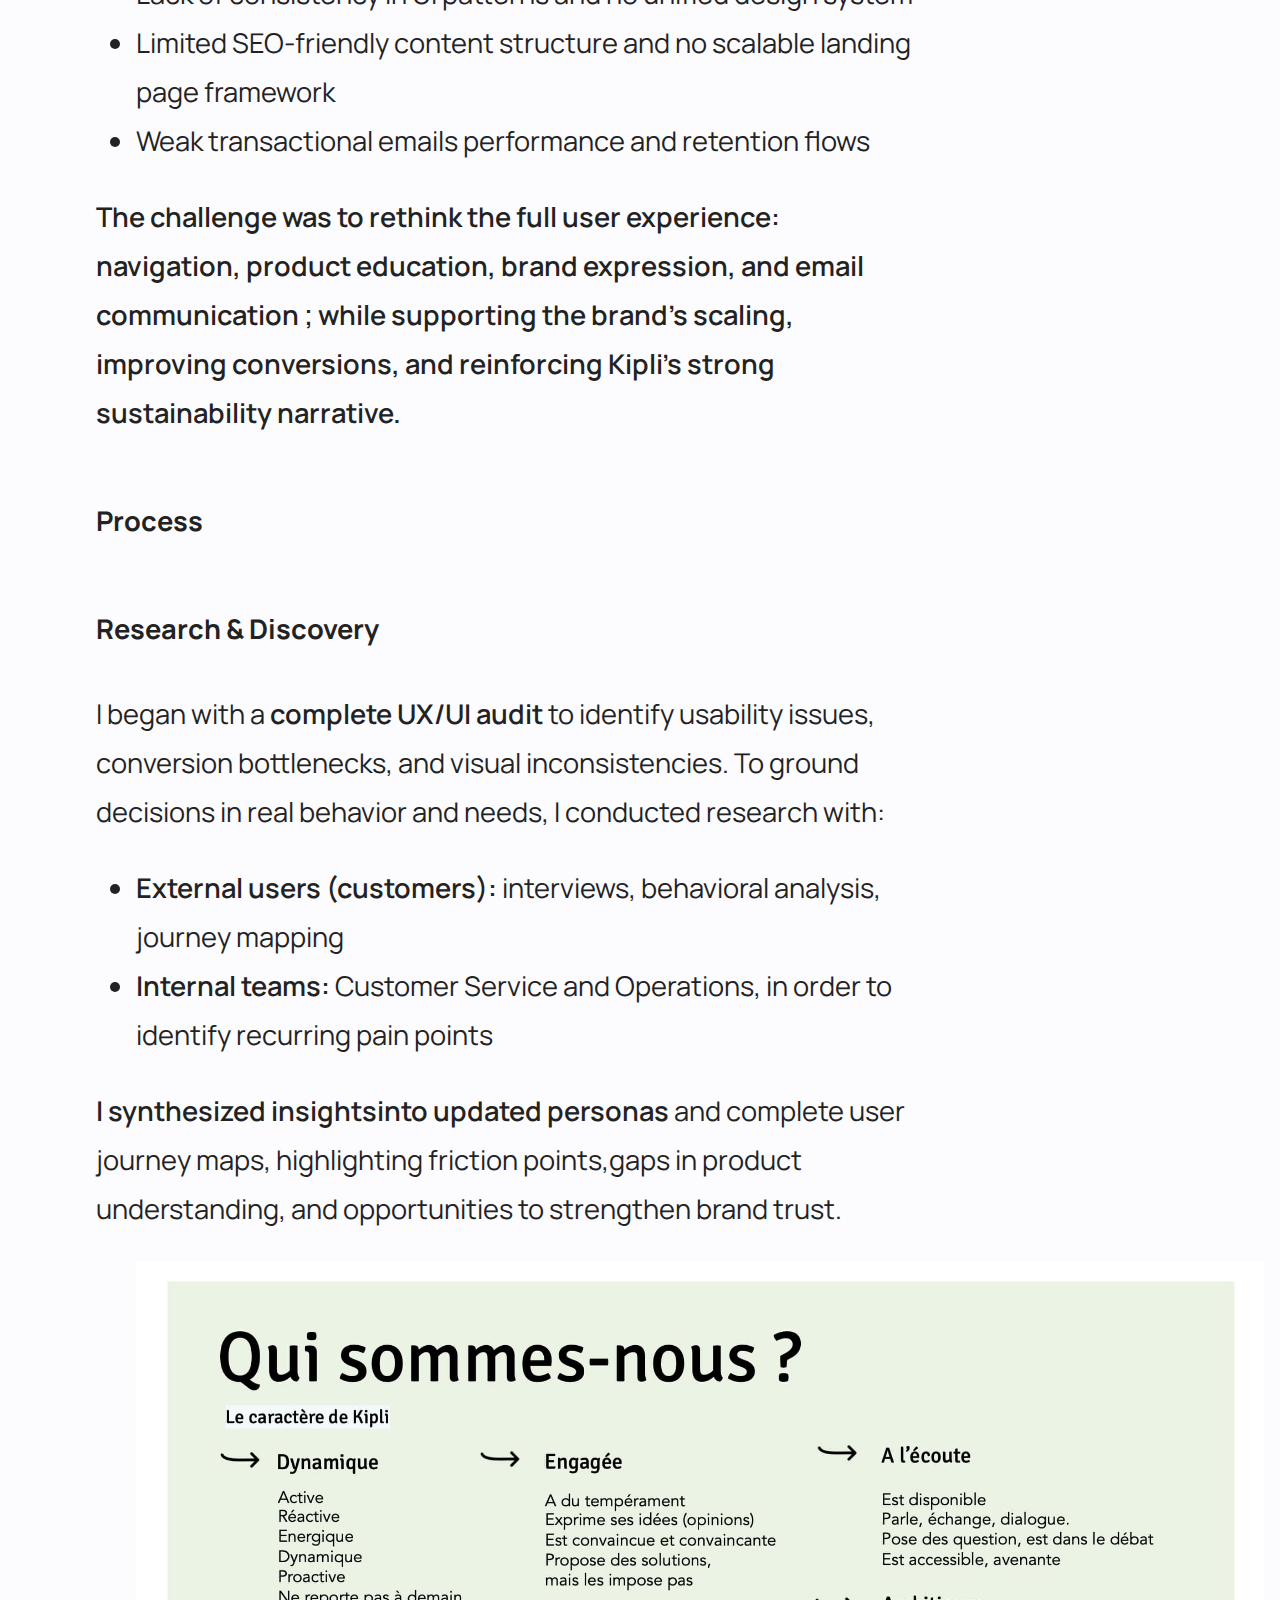
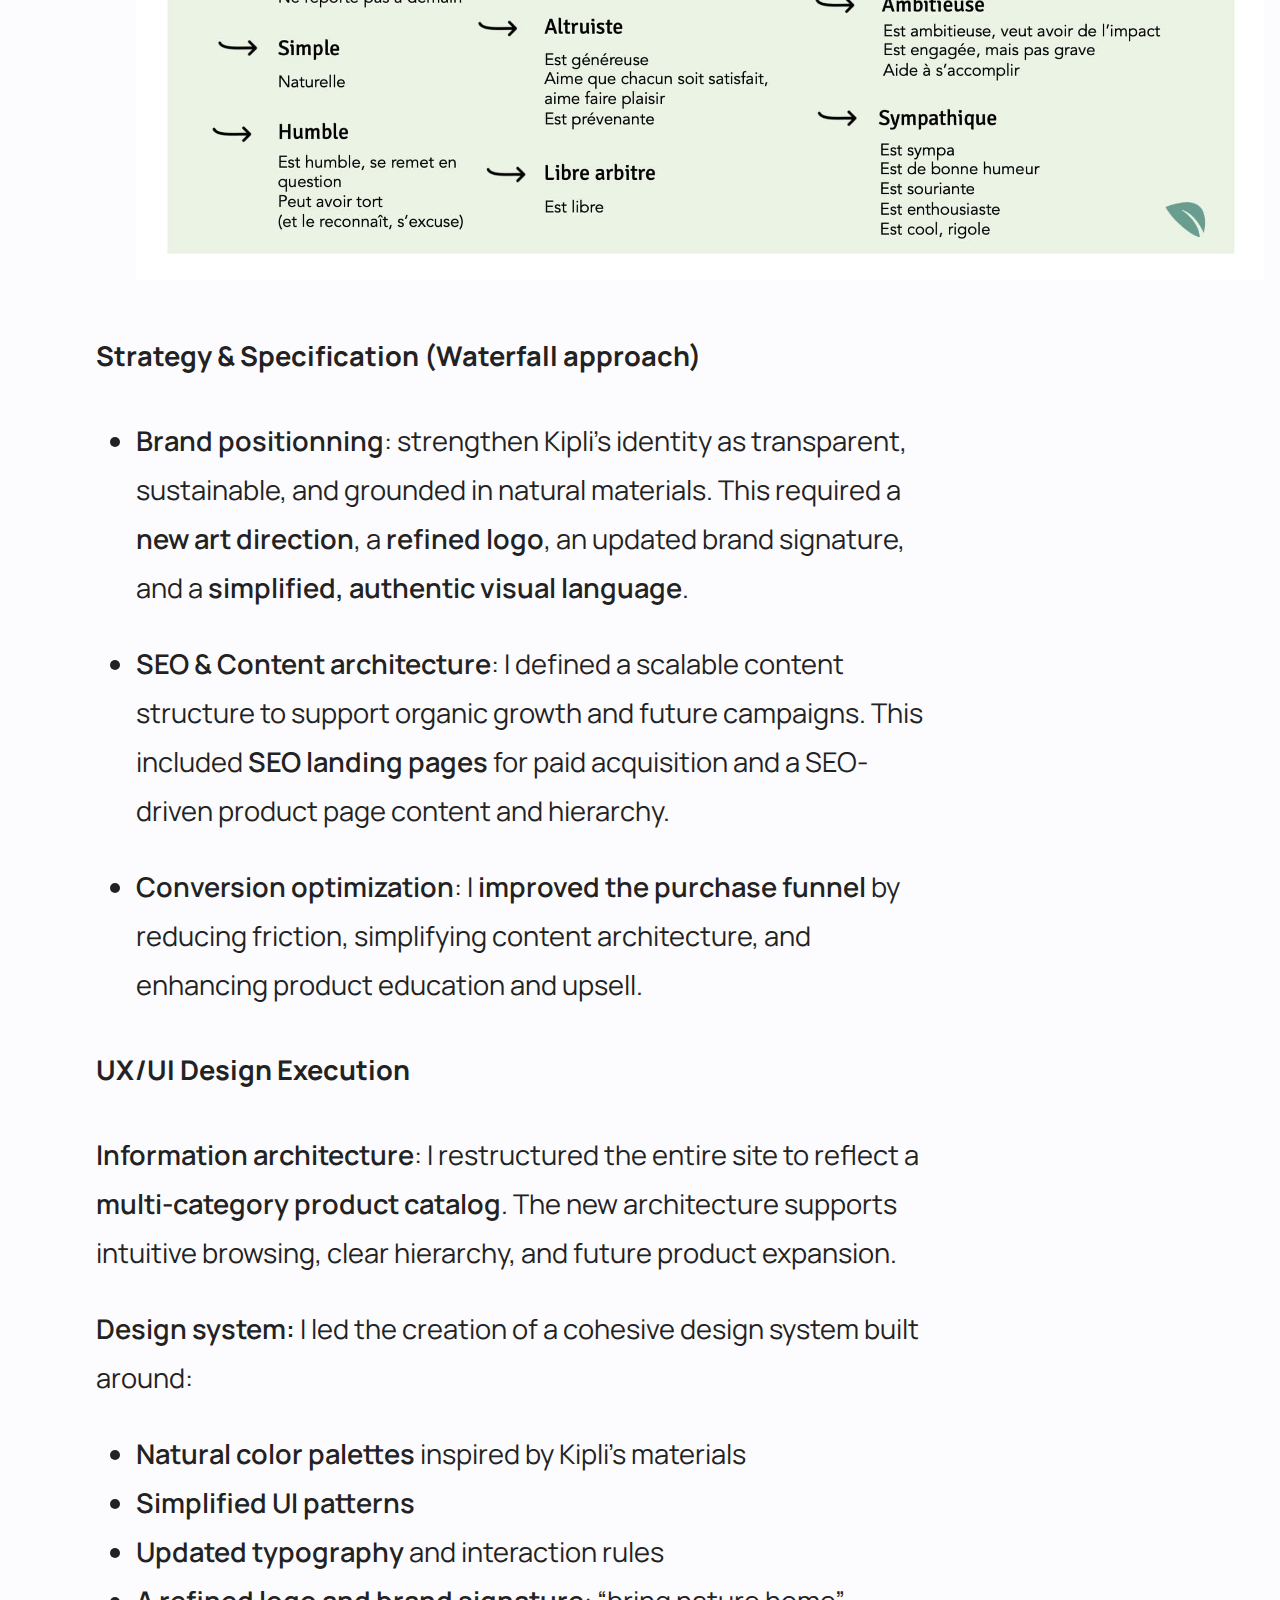
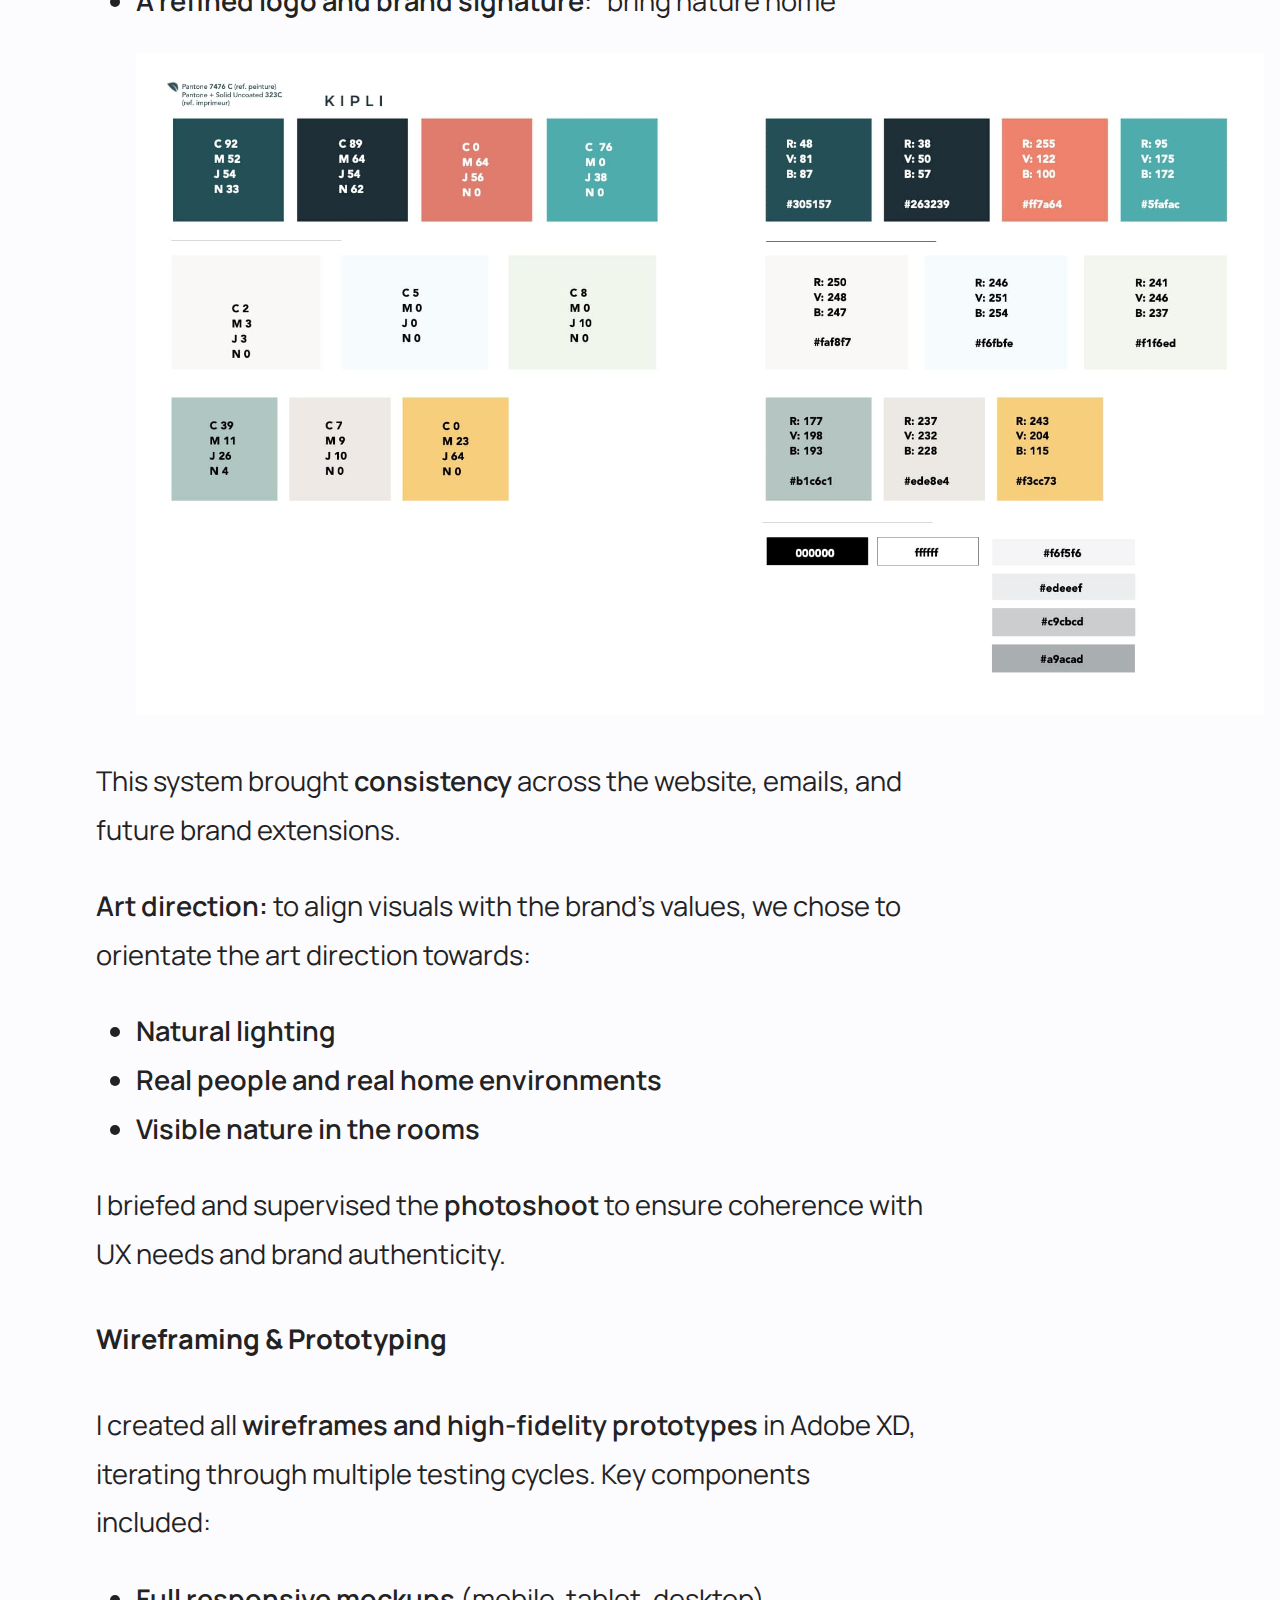
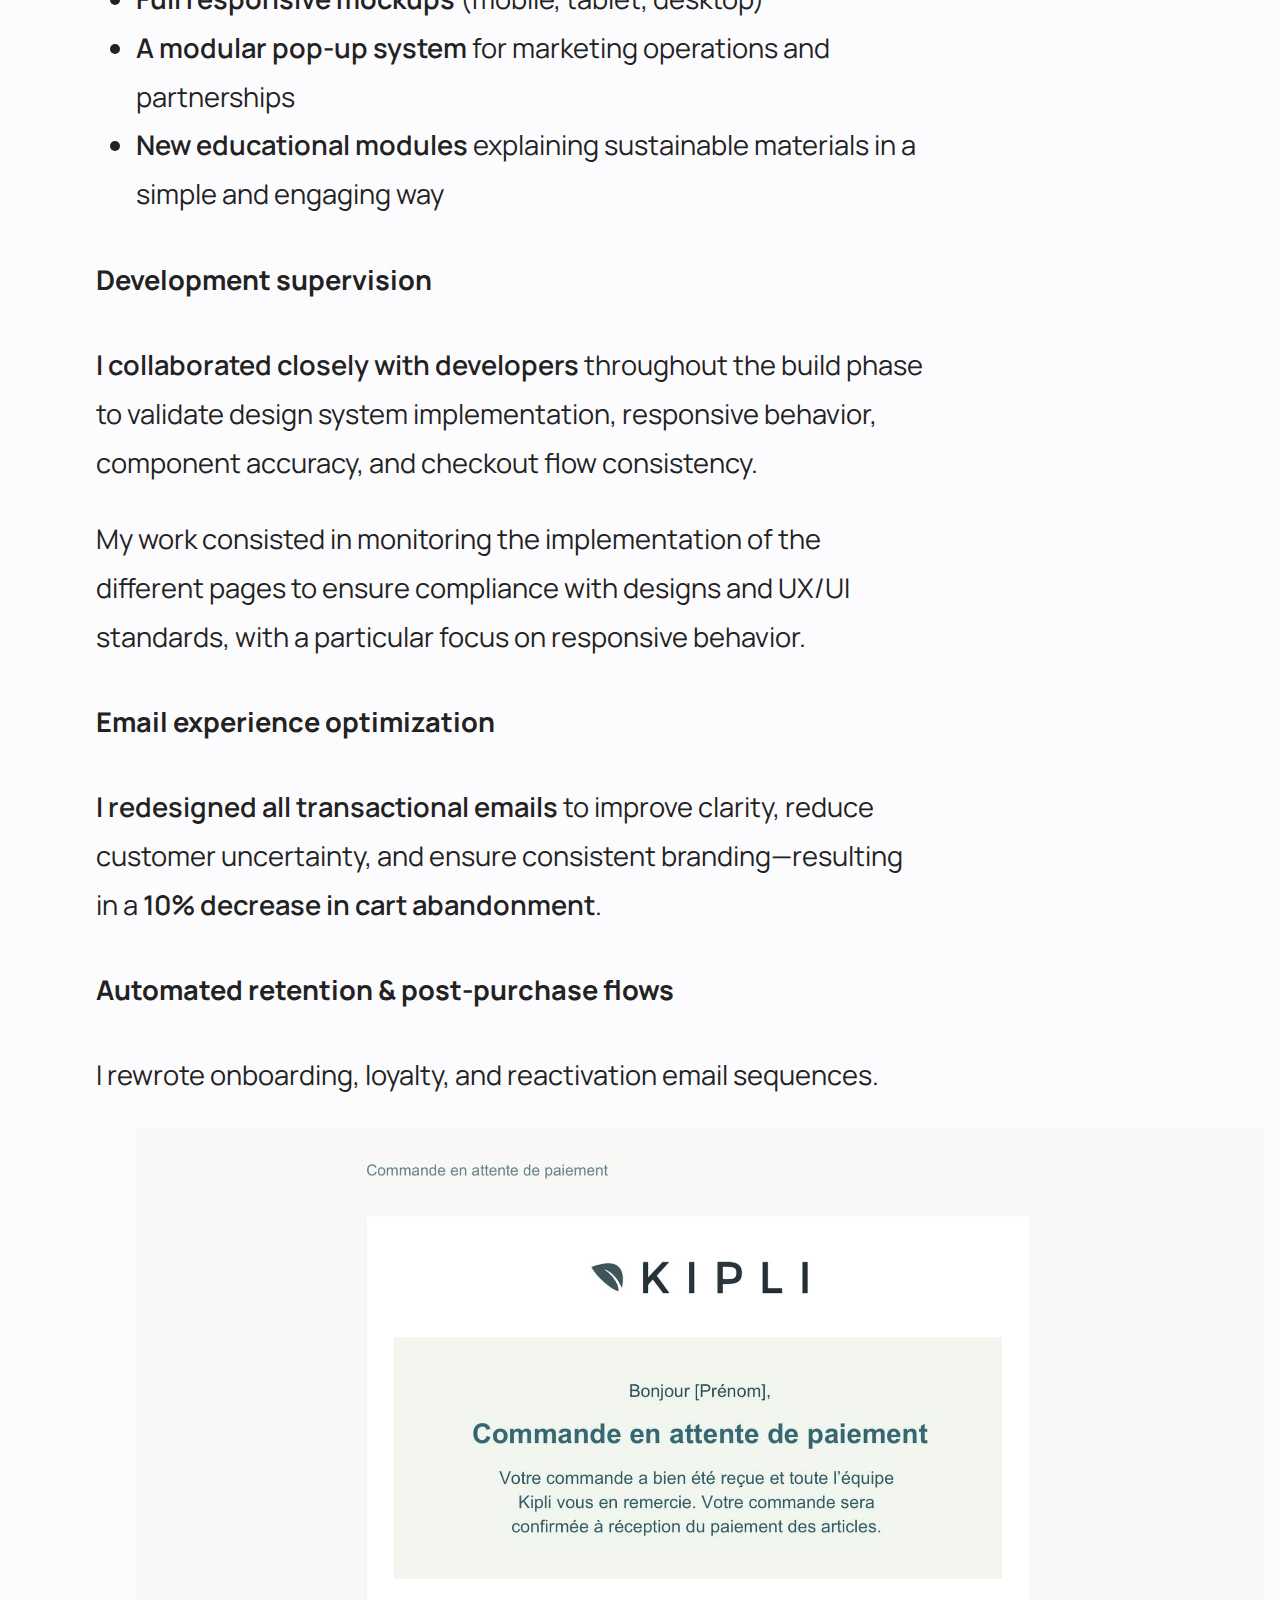
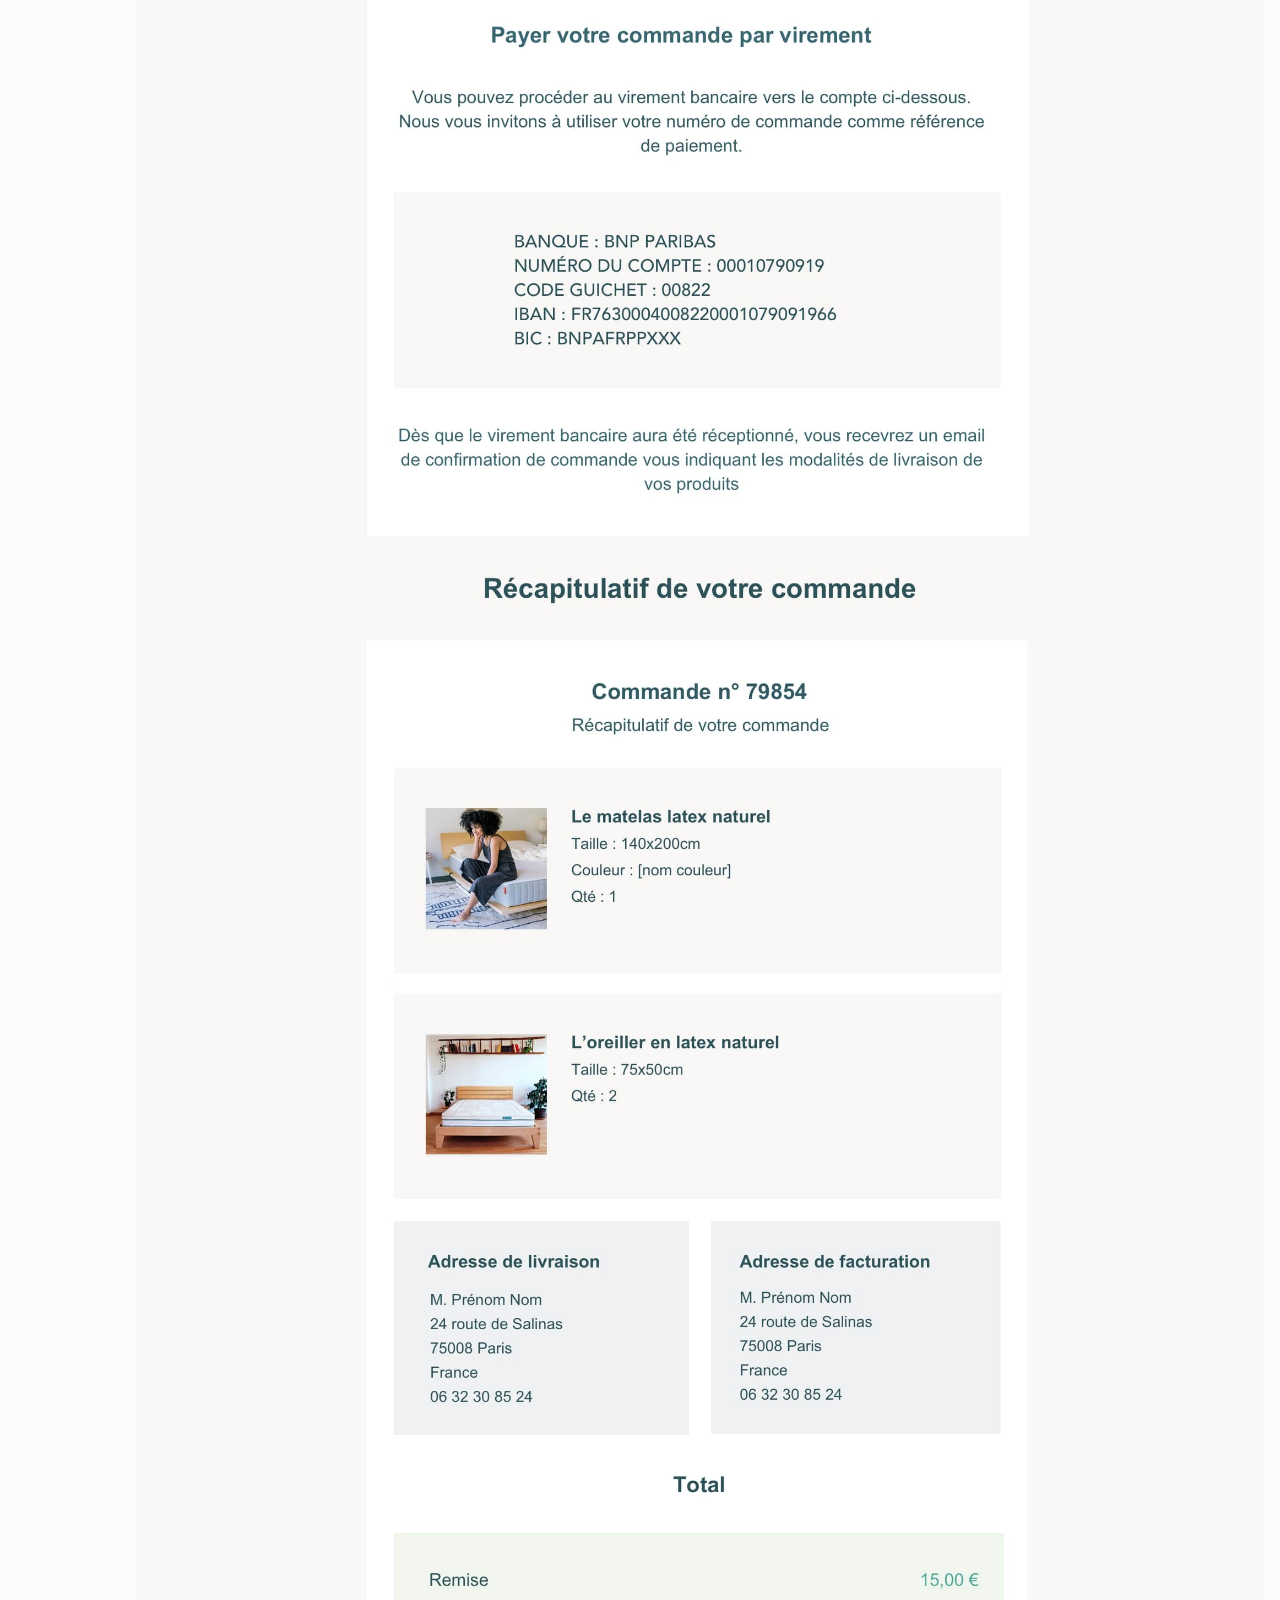
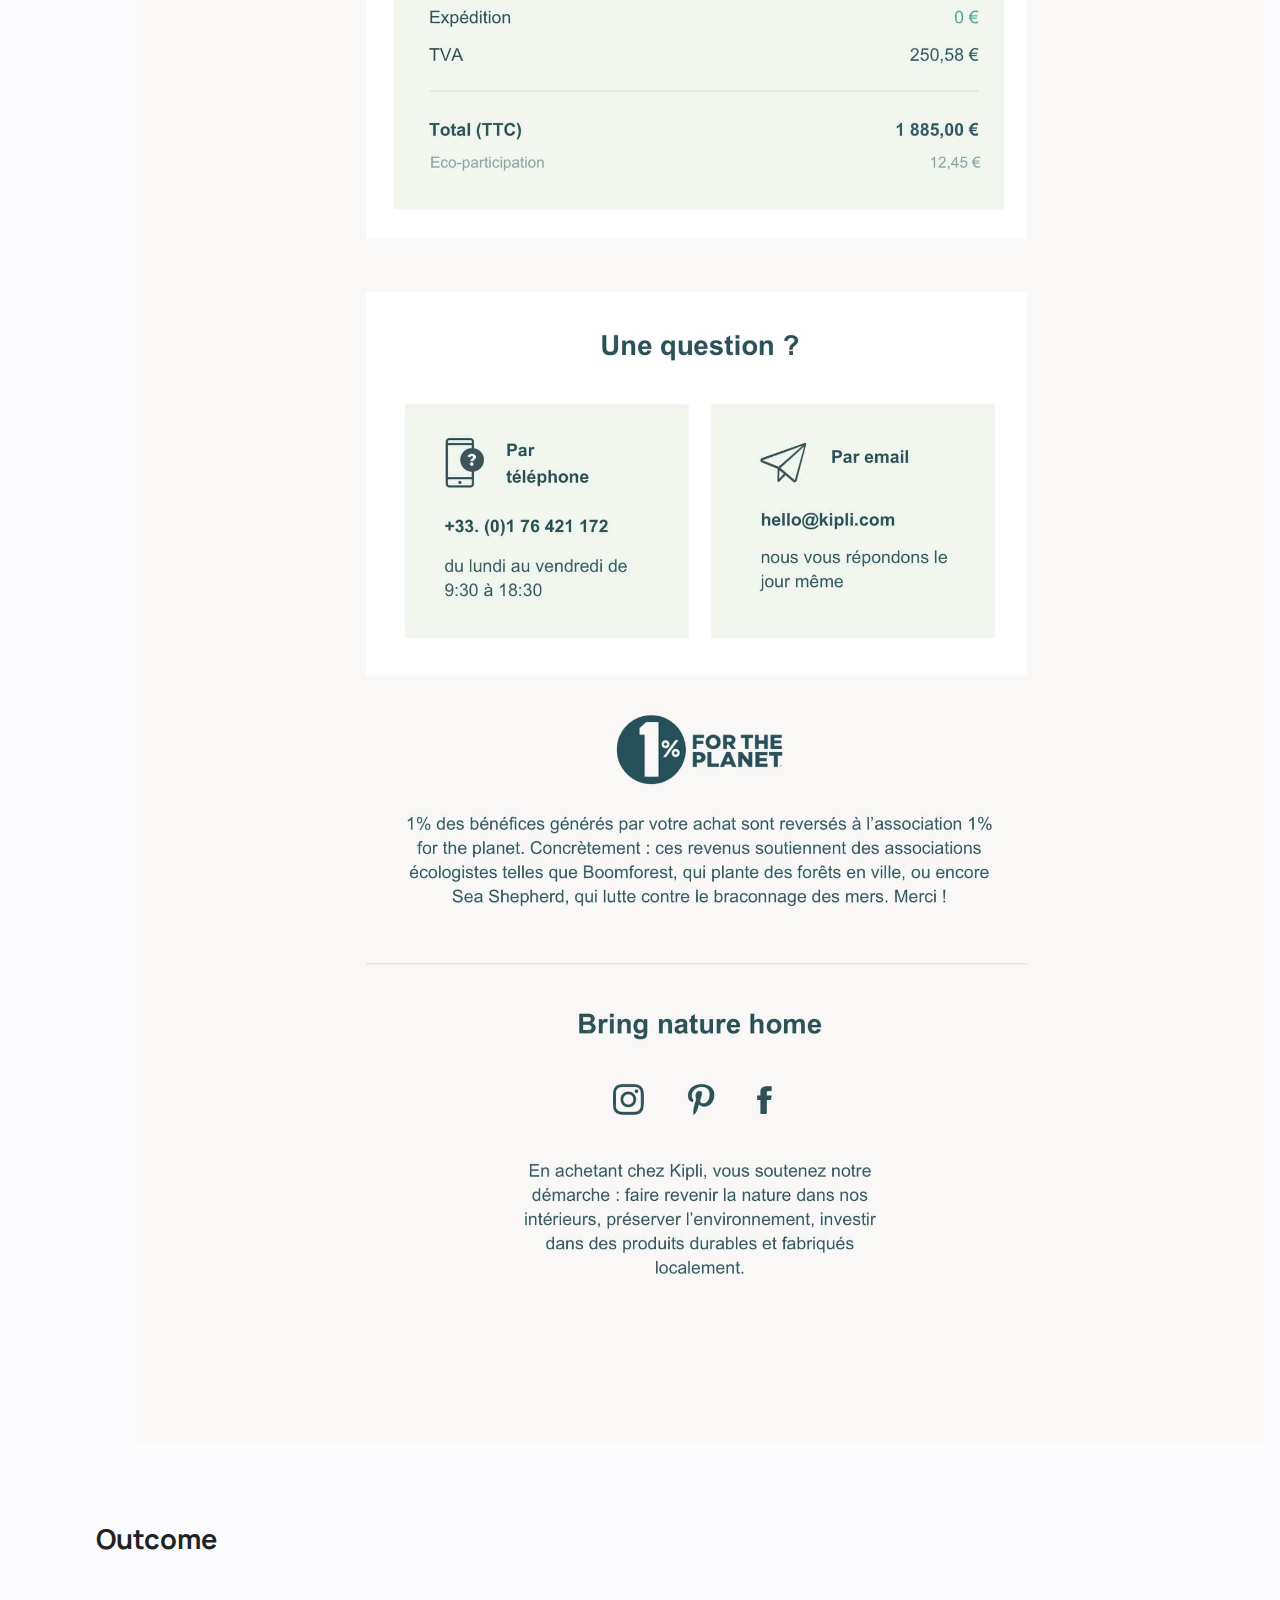
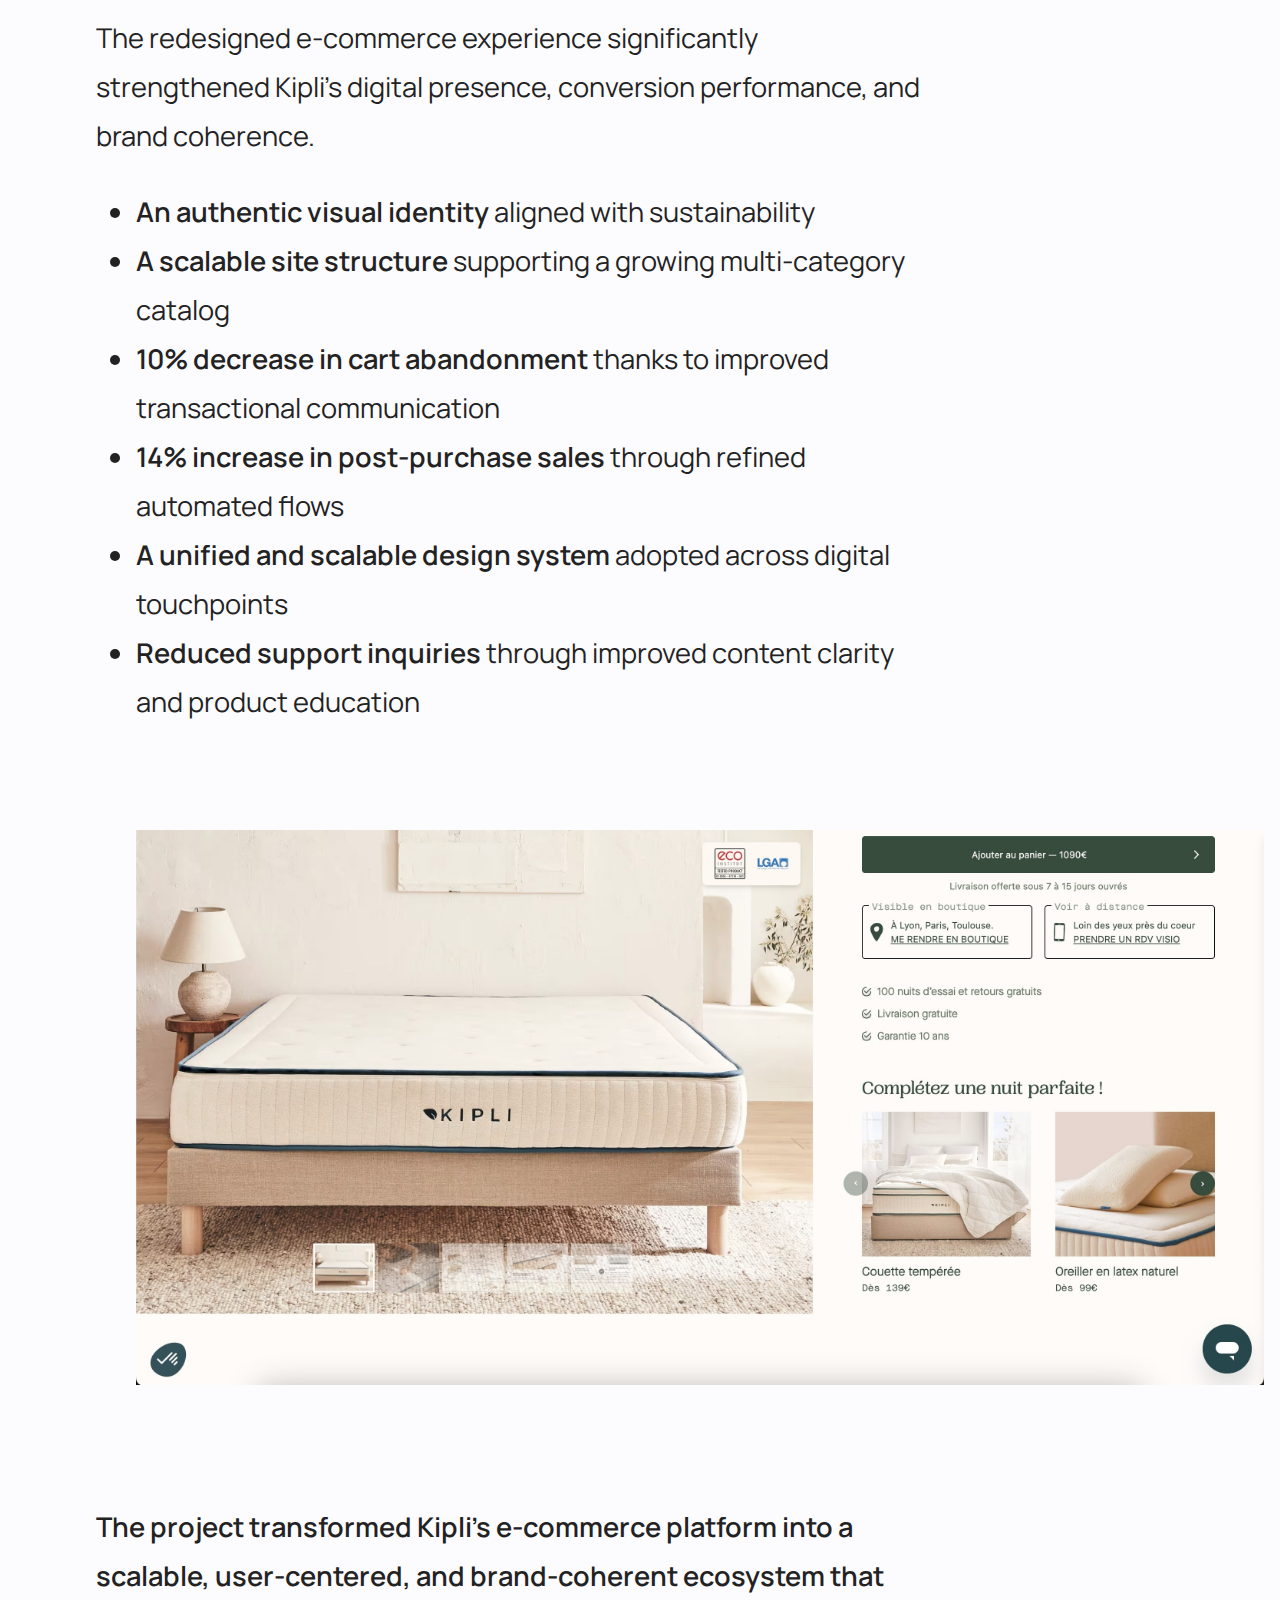
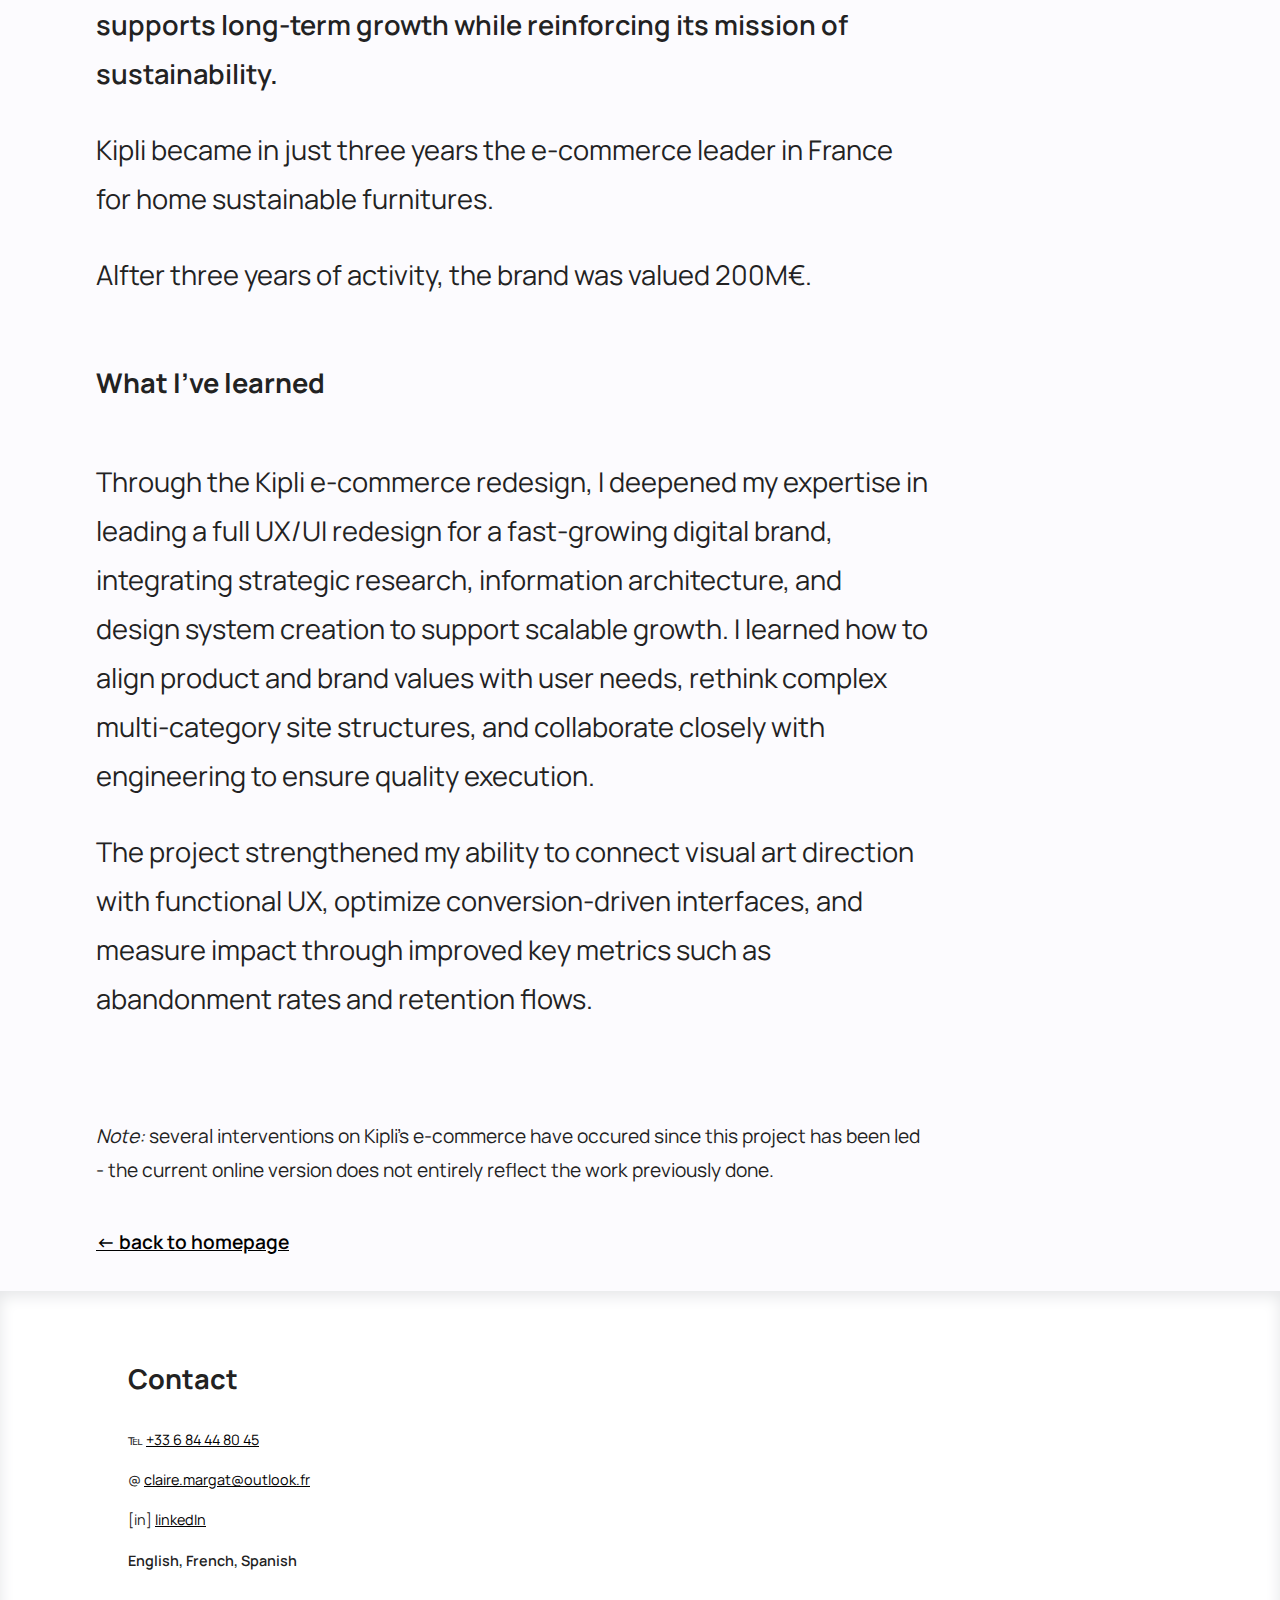
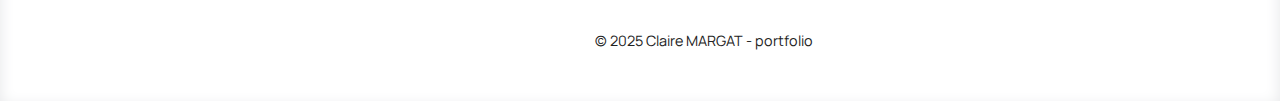
<file: kipli.html>
<!DOCTYPE html>
<html lang="fr">
<head>
  <meta charset="UTF-8" />
  <meta name="viewport" content="width=device-width, initial-scale=1.0" />
  <title>Projects – Claire MARGAT</title>
  <link rel="stylesheet" href="style.css" />
  <link rel="icon" href="favicon.ico">
</head>

<body>
 <header class="site-header">
  <a href="index.html">
  <img src="logo.jpg" alt="logo_claire_margat"></a>

  <a href="https://calendly.com/claire-margat106/30min" class="header-btn">Schedule a call 📲 </a>
</header>

  <main>


    <section class="project">
          <p><a href="index.html"><b>← back to homepage</b></a></p>


      <div class="project1">
        <h1>e-commerce redesign (UX/UI lead) for Kipli</h1>

  <div class="infos">
            <p>July 2019 → May 2021<br>
     BtoC e-commerce<br>collab. Engineering team, Designers</p>
   </div>

      
     
        <h2>Context</h2>
        <p>Starting with a natural latex mattress, the brand expended to a whole range of non-plastic and local made products for the house. This fast-growing young startup needed to <b>strengthen its brand presence and drive sales through its main growth channel: its e-commerce site</b>. I was in charge of the e-commerce site relaunch.</p>


<h2>Challenges</h2>
<p>
Kipli was evolving from a single-product brand to a full home collection rooted in sustainability. 
However, the existing website was not equipped to support this growth. It suffered from several key issues:
</p>
<p><ul>
  <li>An outdated visual identity not aligned with the brand’s ecological positioning</li>
  <li>An information architecture designed for one product, not an entire range</li>
  <li>Major gaps in product education for a complex natural-material product</li>
  <li>Frequent customer service requests due to unclear content and transactional communication</li>
  <li>Lack of consistency in UI patterns and no unified design system</li>
  <li>Limited SEO-friendly content structure and no scalable landing page framework</li>
  <li>Weak transactional emails performance and retention flows</li>
</ul>
<p>
<b>The challenge was to rethink the full user experience: navigation, product education, brand expression, and email communication ; while supporting the brand’s scaling, improving conversions, and reinforcing Kipli’s strong sustainability narrative.</b>
</p>

<h2>Process</h2>

<h4>Research &amp; Discovery</h4>
<p>
I began with a <b>complete UX/UI audit</b> to identify usability issues, conversion bottlenecks, and visual inconsistencies.
To ground decisions in real behavior and needs, I conducted research with:
</p>
<ul>
  <li><strong>External users (customers):</strong> interviews, behavioral analysis, journey mapping</li>
  <li><strong>Internal teams:</strong> Customer Service and Operations, in order to identify recurring pain points</li>
</ul>
<p>
<b>I synthesized insightsinto updated personas</b> and complete user journey maps, highlighting friction points,gaps in product understanding, and opportunities to strengthen brand trust.
</p>
<div class="illustration">
<figure>
       <img src="persona.jpg" alt="persona">
     </figure>
</div>

<h4>Strategy &amp; Specification (Waterfall approach)</h4>


<p>
  <ul>
<li><b>Brand positionning</b>: strengthen Kipli’s identity as transparent, sustainable, and grounded in natural materials. 
This required a <b>new art direction</b>, a <b>refined logo</b>, an updated brand signature, and a <b>simplified, authentic visual language</b>.
</p></li>

<li><p>
<b>SEO &amp; Content architecture</b>: I defined a scalable content structure to support organic growth and future campaigns. 
This included <b>SEO landing pages</b> for paid acquisition and a SEO-driven product page content and hierarchy.
</p></li>

<lI><p>
<b>Conversion optimization</b>: I <b>improved the purchase funnel</b> by reducing friction, simplifying content architecture,
and enhancing product education and upsell.
</p></lI>
</ul>

<h4>UX/UI Design Execution</h4>

<p>
<b>Information architecture</b>: I restructured the entire site to reflect a <b>multi-category product catalog</b>.
The new architecture supports intuitive browsing, clear hierarchy, and future product expansion.
</p>


<p><b>Design system:</b>
I led the creation of a cohesive design system built around:
</p>
<ul>
  <li><b>Natural color palettes</b> inspired by Kipli’s materials</li>
  <li><b>Simplified UI patterns</b></li>
  <li><b>Updated typography</b> and interaction rules</li>
  <li><b>A refined logo and brand signature</b>: “bring nature home”</li>
</ul>

<div class="illustration">
<figure>
       <img src="system.jpg" alt="system">
     </figure>
</div>

<p>
This system brought <b>consistency</b> across the website, emails, and future brand extensions.
</p>

<p><b>Art direction:</b> to align visuals with the brand’s values, we chose to orientate the art direction towards:
</p>
<ul>
  <li><b>Natural lighting</b></li>
  <li><b>Real people and real home environments</b></li>
  <li><b>Visible nature in the rooms</b></li>
</ul>
<p>
I briefed and supervised the <b>photoshoot</b> to ensure coherence with UX needs and brand authenticity.
</p>

<h4>Wireframing &amp; Prototyping</h4>
<p>
I created all <b>wireframes and high-fidelity prototypes</b> in Adobe XD, iterating through multiple testing cycles.
Key components included:
</p>
<ul>
  <li><b>Full responsive mockups</b> (mobile, tablet, desktop)</li>
  <li><b>A modular pop-up system</b> for marketing operations and partnerships</li>
  <li><b>New educational modules</b> explaining sustainable materials in a simple and engaging way</li>
</ul>
<!--<div class="project">
<figure>
       <img src="responsive.jpg" alt="responsive view">
     </figure>
</div>-->
<h4>Development supervision</h4>
<p>
<b>I collaborated closely with developers</b> throughout the build phase to validate design system implementation, responsive behavior, component accuracy, and checkout flow consistency.
</p>
<p>My work consisted in monitoring the implementation of the different pages to ensure compliance with designs and UX/UI standards, with a particular focus on responsive behavior.</p>

<h4>Email experience optimization</h4>

<p>
<b>I redesigned all transactional emails</b> to improve clarity, reduce customer uncertainty,
and ensure consistent branding—resulting in a <strong>10% decrease in cart abandonment</strong>.
</p>

<h4>Automated retention &amp; post-purchase flows</h4>
<p>
I rewrote onboarding, loyalty, and reactivation email sequences.</p> 

<div class="illustration">
<figure>
       <img src="emailpaiement.jpg" alt="transactional email">
  
     </figure>
  </div>


<h2>Outcome</h2>
<p>
The redesigned e-commerce experience significantly strengthened Kipli’s digital presence,
conversion performance, and brand coherence.
</p>

<ul>
  <li><b>An authentic visual identity</b> aligned with sustainability</li>
  <li><b>A scalable site structure</b> supporting a growing multi-category catalog</li>
  <li><b>10% decrease in cart abandonment</b> thanks to improved transactional communication</li>
  <li><b>14% increase in post-purchase sales</b> through refined automated flows</li>
  <li><b>A unified and scalable design system</b> adopted across digital touchpoints</li>
  <li><b>Reduced support inquiries</b> through improved content clarity and product education</li>
</ul>
<br>
        
<div class="illustration">
<figure>
       <img src="ficheproduit.jpg" alt="product">
     </figure>
   </div>
   <br>
<p>
<b>The project transformed Kipli’s e-commerce platform into a scalable, user-centered,
and brand-coherent ecosystem that supports long-term growth while reinforcing its mission of sustainability.</b>
</p>
 <p>Kipli became in just three years the e-commerce leader in France for home sustainable furnitures.</p>
 <p>Alfter three years of activity, the brand was valued 200M€.</p>

<h2>What I've learned</h2>

<p>Through the Kipli e‑commerce redesign, I deepened my expertise in leading a full UX/UI redesign for a fast‑growing digital brand, integrating strategic research, information architecture, and design system creation to support scalable growth. I learned how to align product and brand values with user needs, rethink complex multi‑category site structures, and collaborate closely with engineering to ensure quality execution.</p> <p>The project strengthened my ability to connect visual art direction with functional UX, optimize conversion‑driven interfaces, and measure impact through improved key metrics such as abandonment rates and retention flows.</p>
<br>

<p class="footnote">
    <em>Note:</em> several interventions on Kipli's e-commerce have occured since this project has been led - the current online version does not entirely reflect the work previously done. 
  </p>

<p><a href="index.html"><b>← back to homepage</b></a></p>


            </main>

          <footer>
    <h2>Contact</h2>
    <div class="contact-info">℡    <a href="https://web.whatsapp.com/">+33 6 84 44 80 45</a></p>
    <p>@ <a href="mailto:claire.margat@outlook.com">claire.margat@outlook.fr</a></p>
    <p>[in] <a href="https://www.linkedin.com/in/claire-margat-99587173/" target="https://www.linkedin.com/in/claire-margat-99587173/" rel="noopener noreferrer">linkedIn</a></p></div>
    <p><strong> English, French, Spanish </strong></p>
  <div class="signature">
    <br>
  <p>© 2025 Claire MARGAT - portfolio</p></div>
</footer>
        </body>
        </html>
</file>
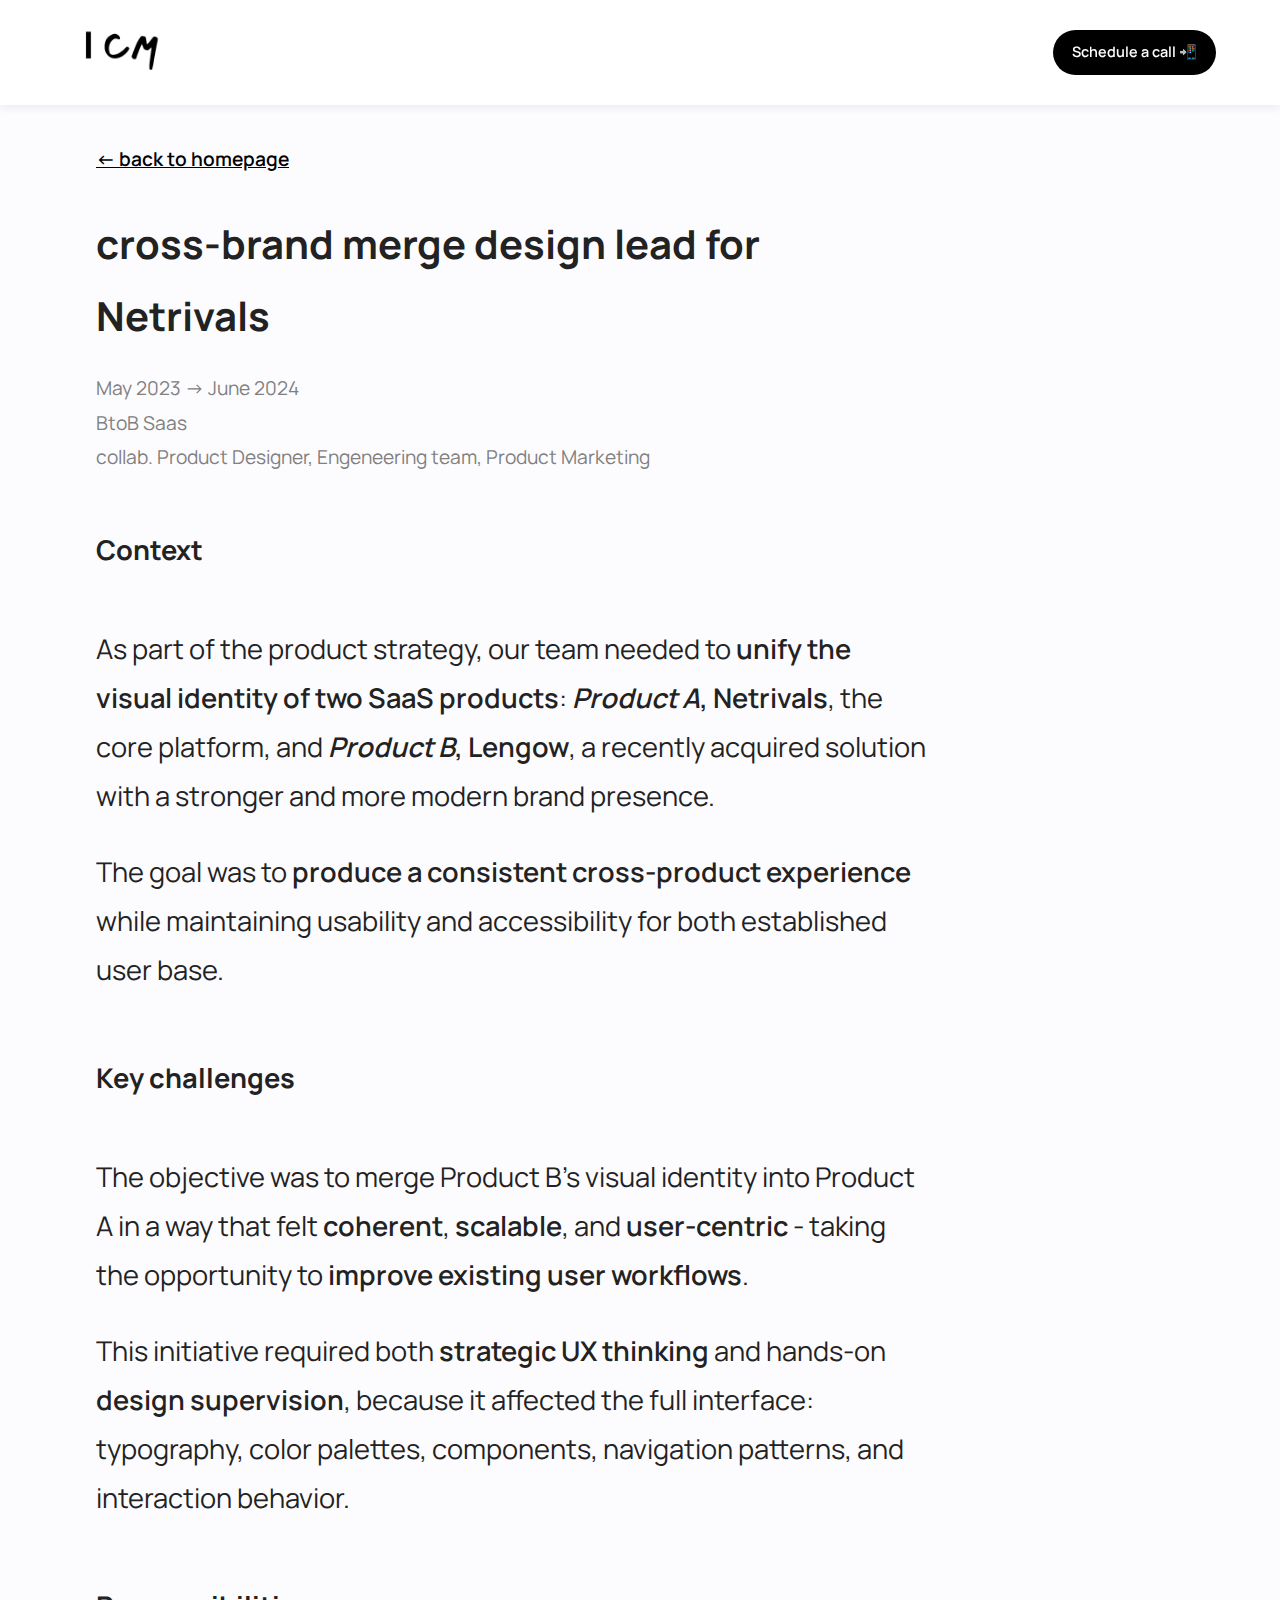
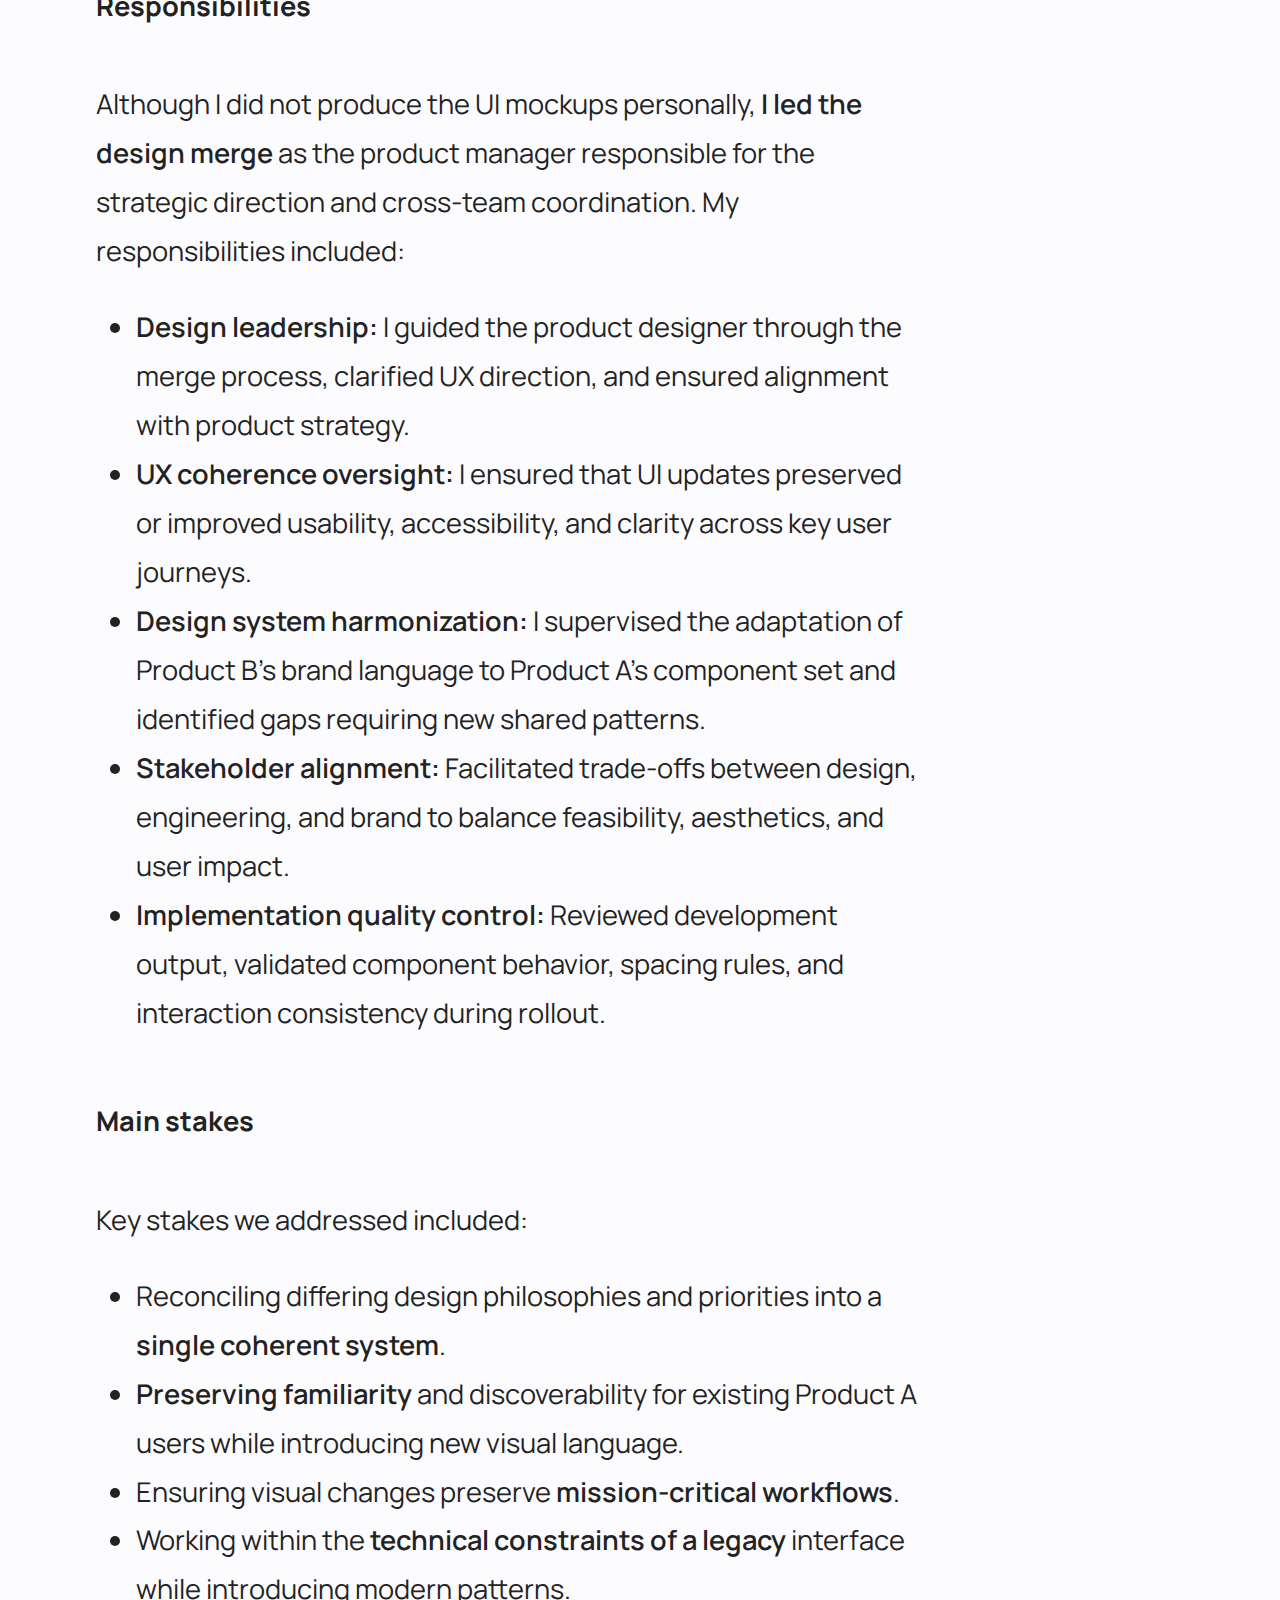
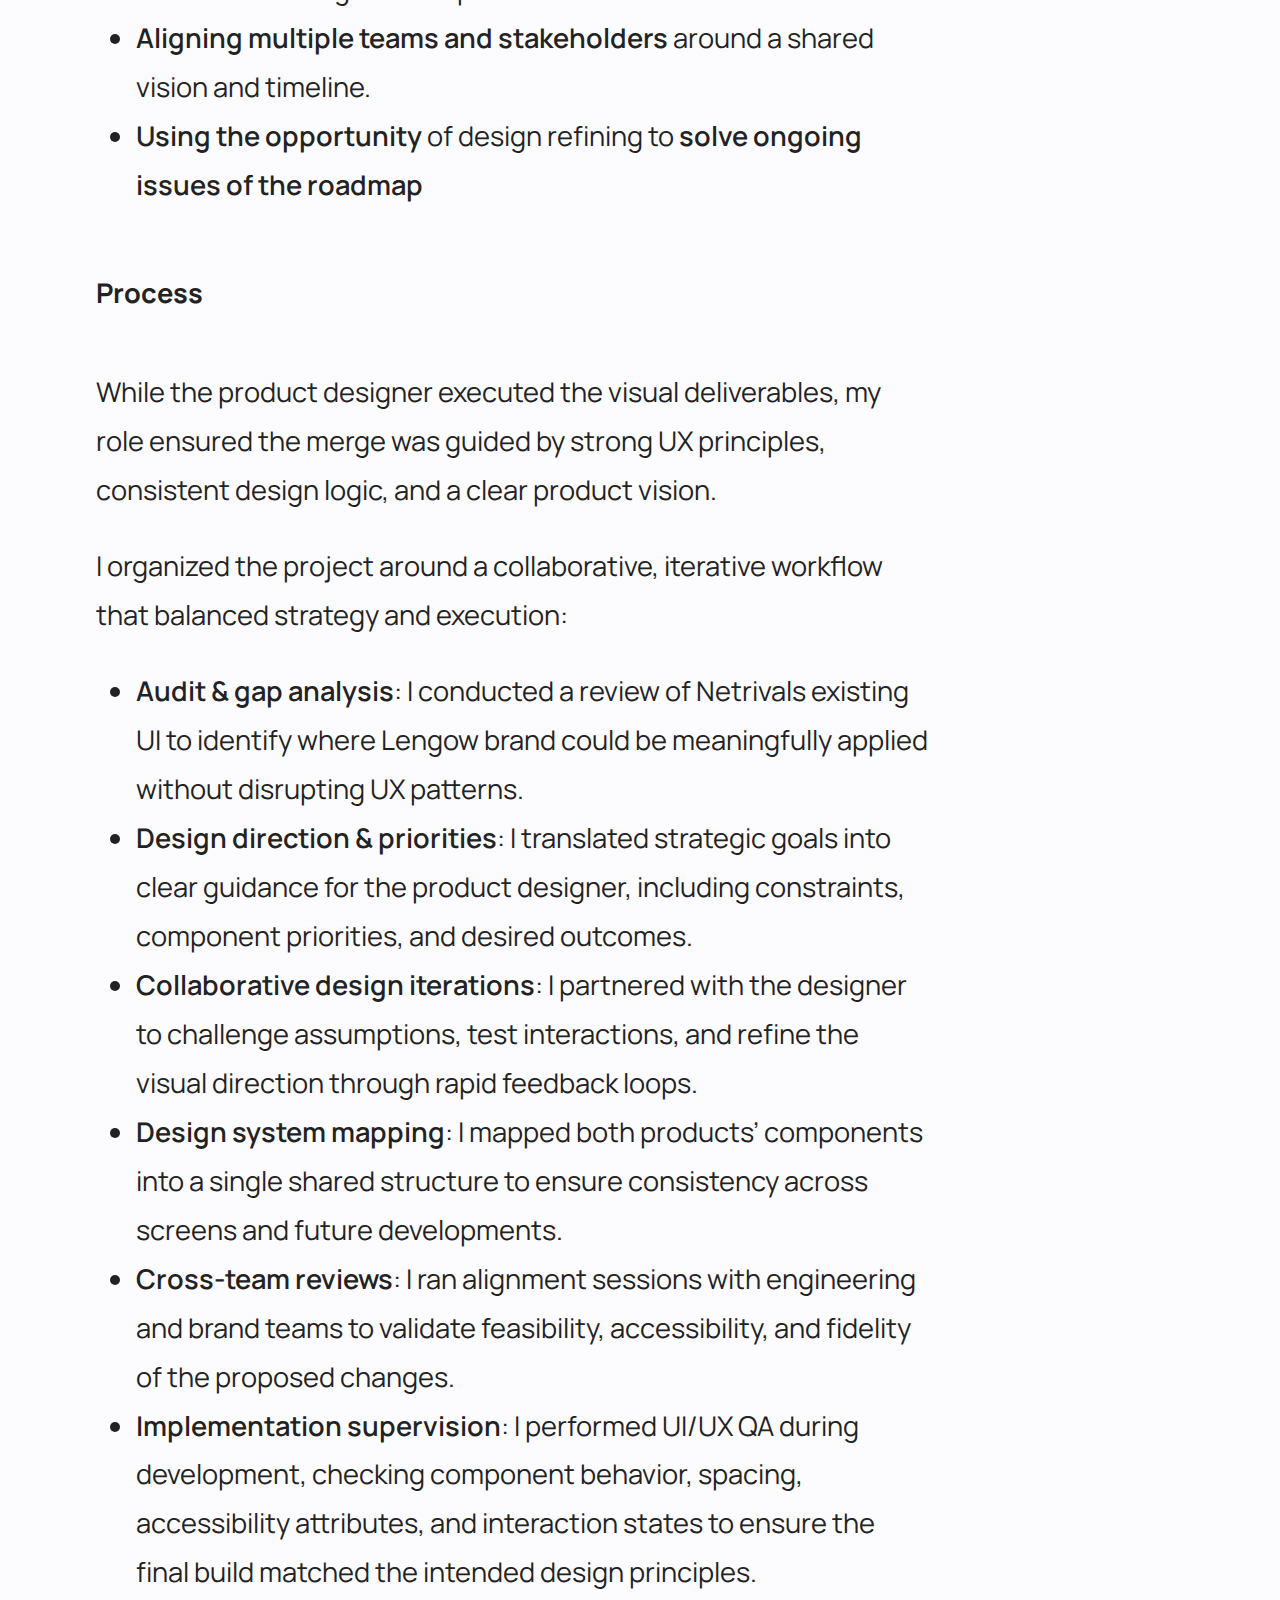
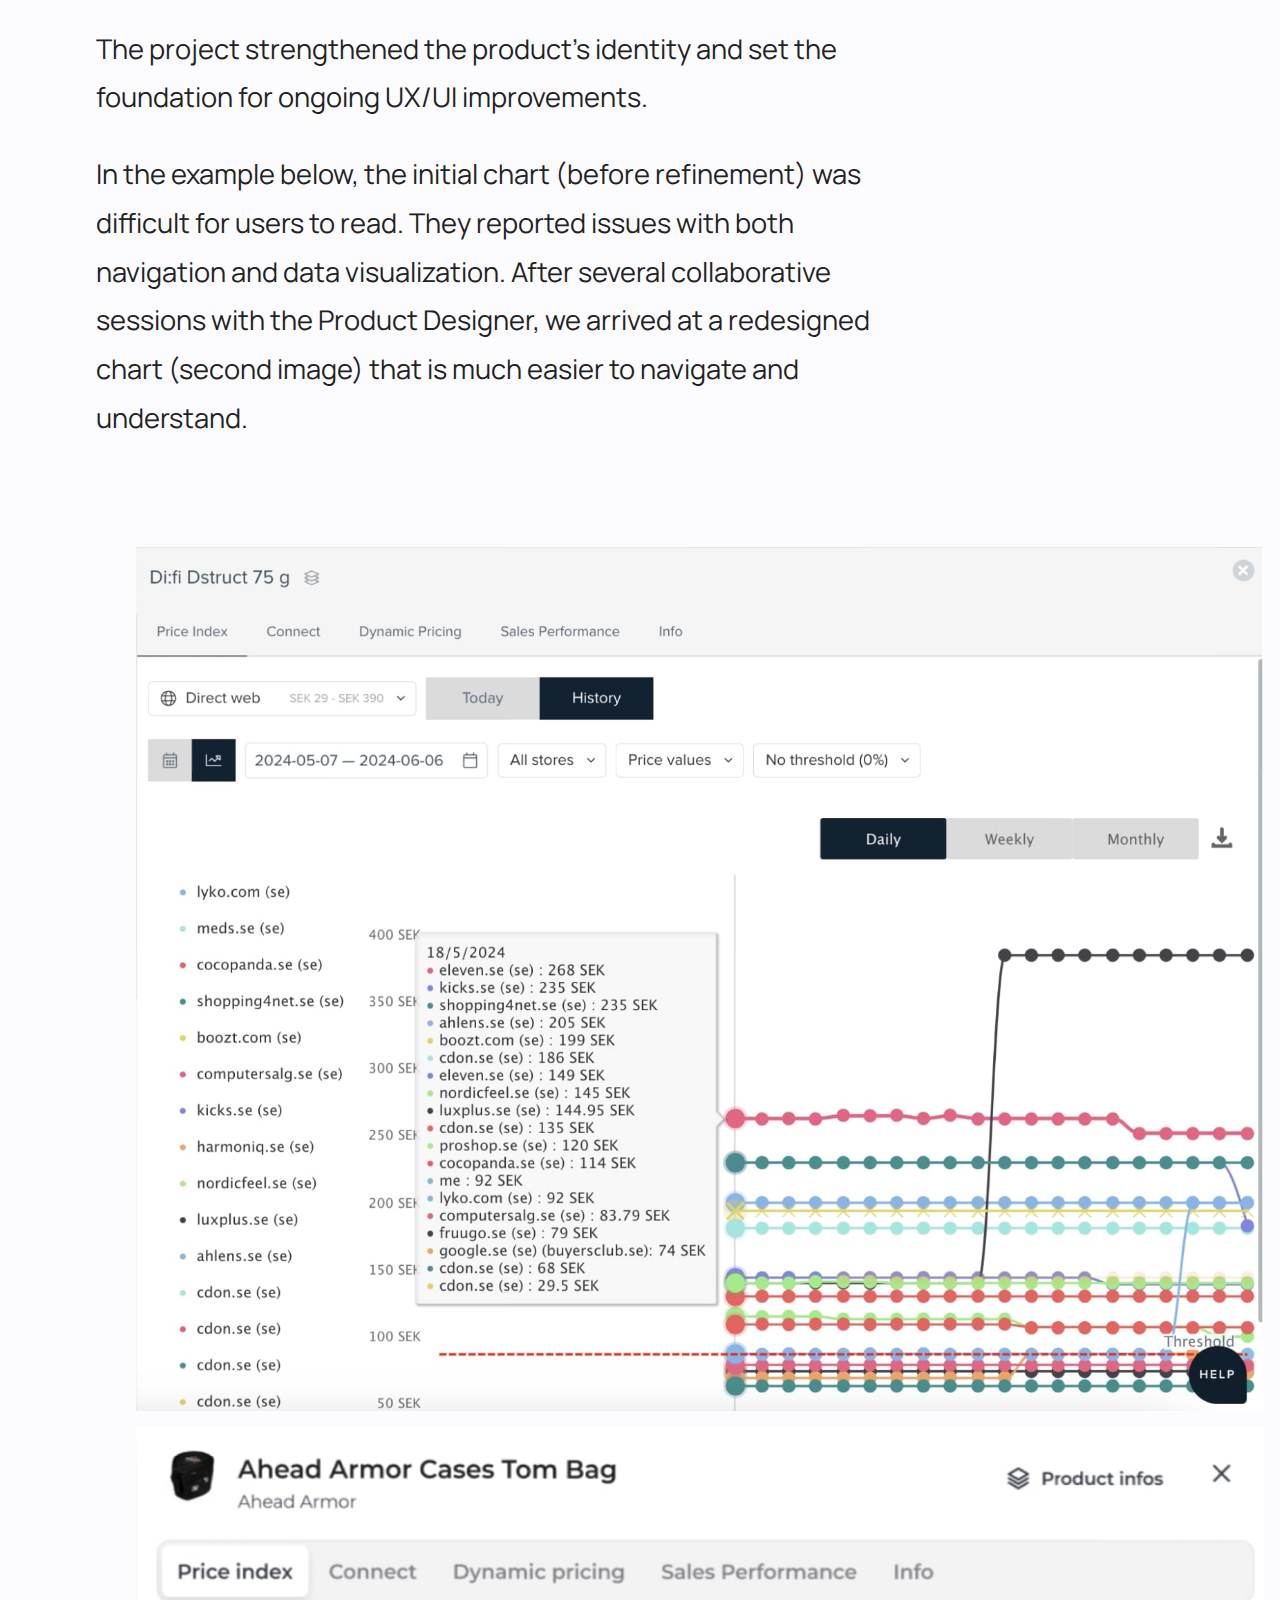
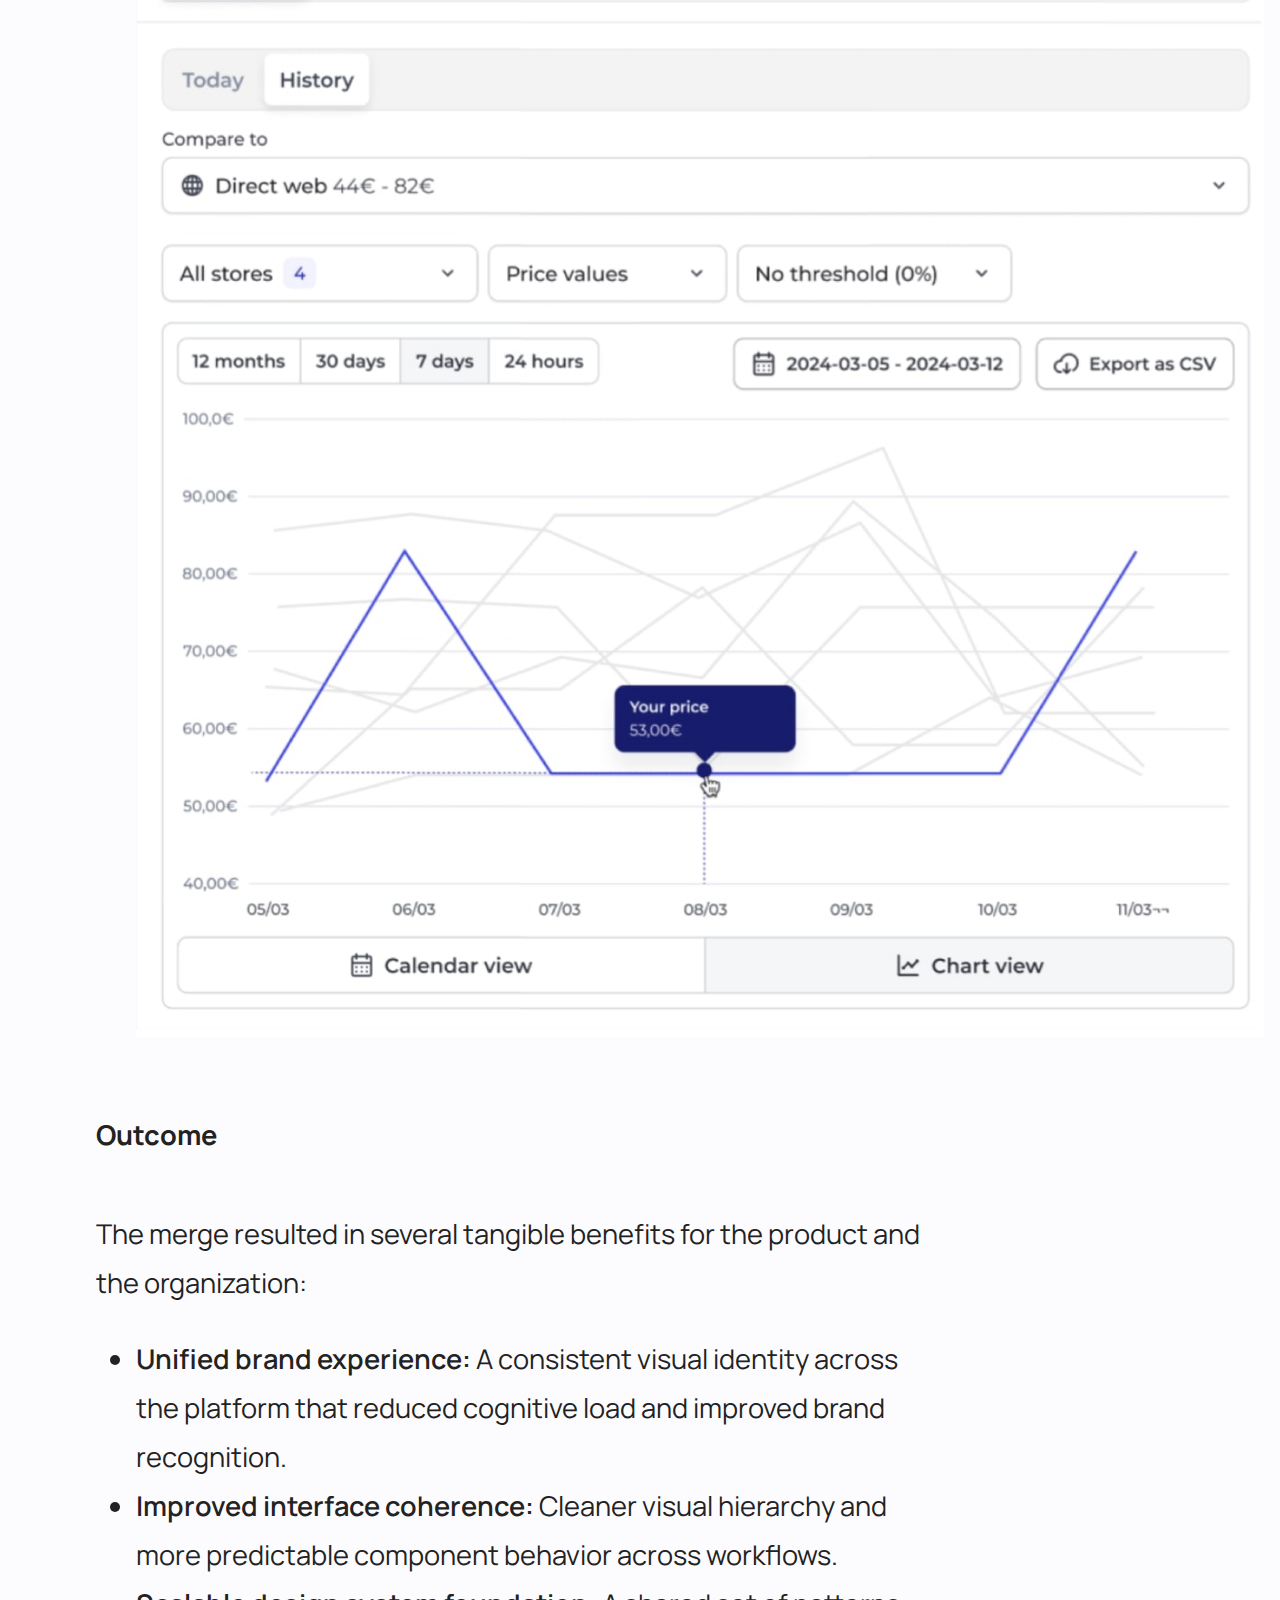
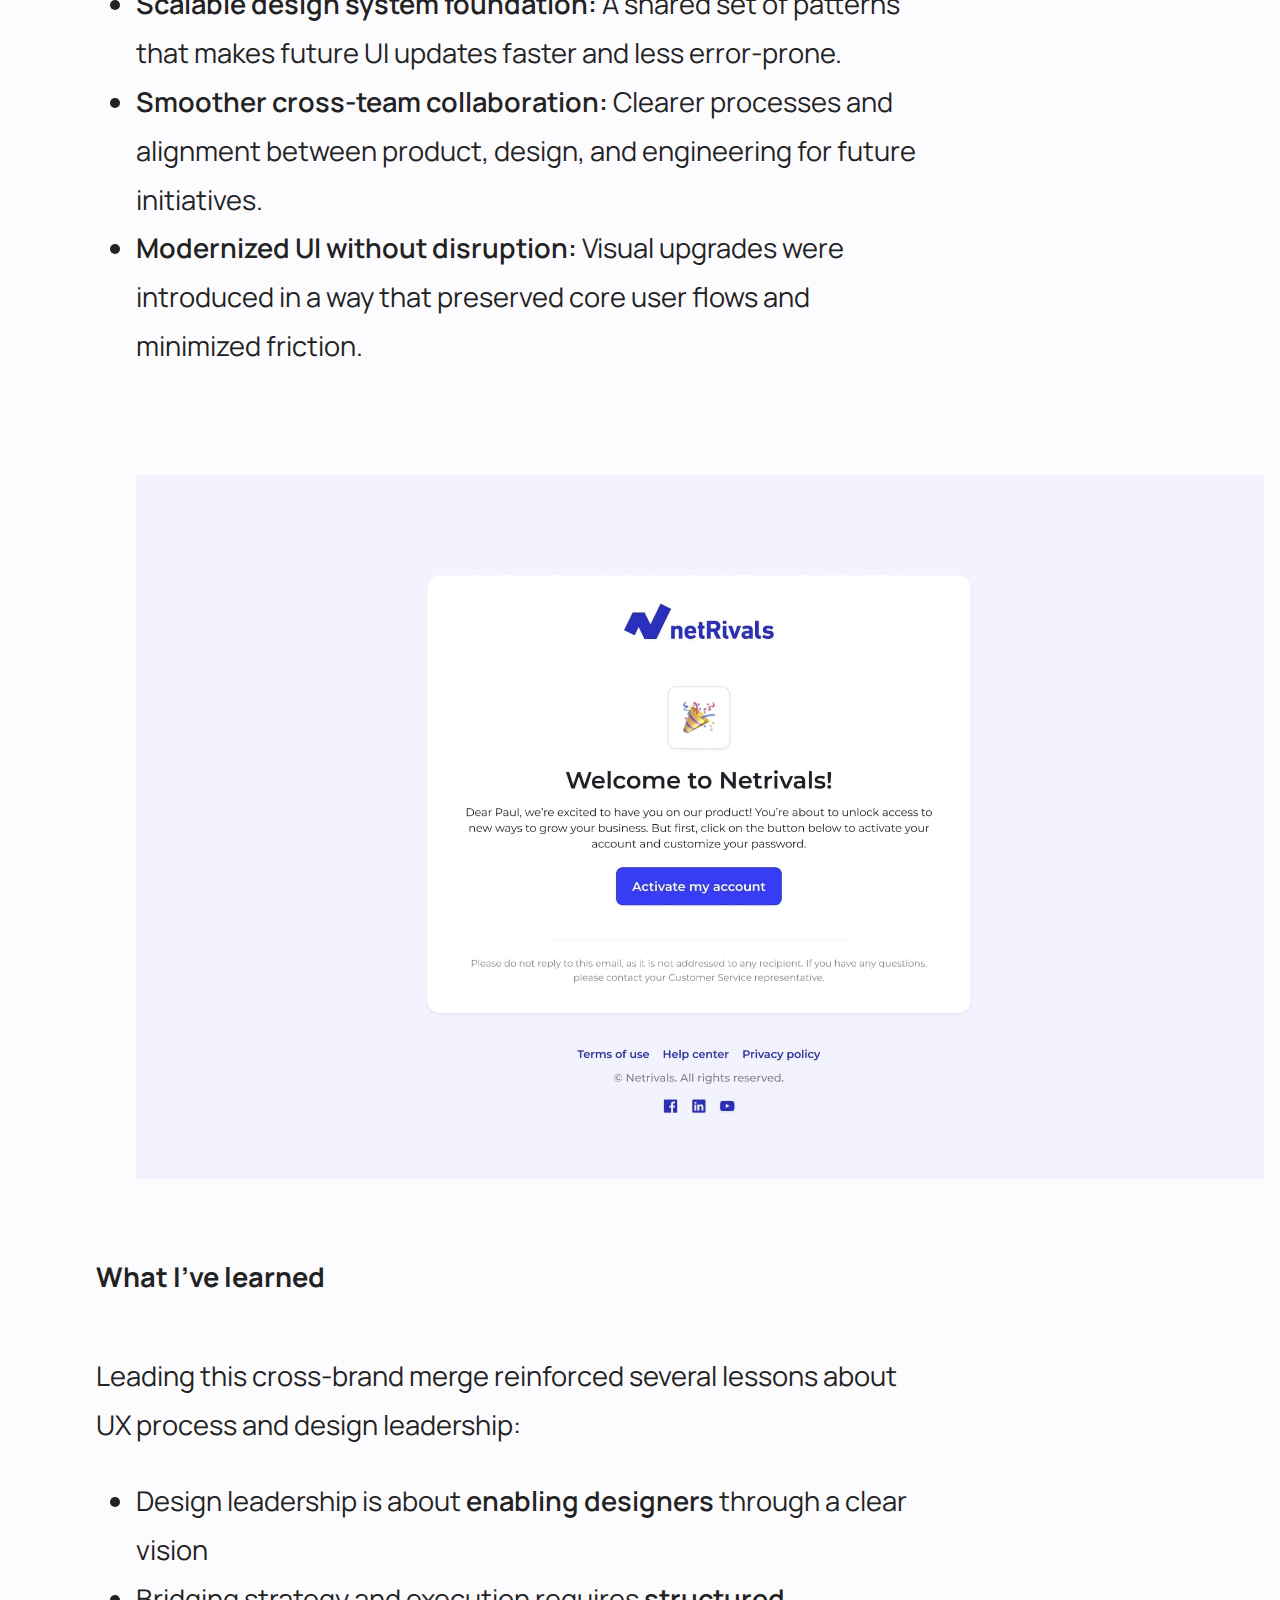
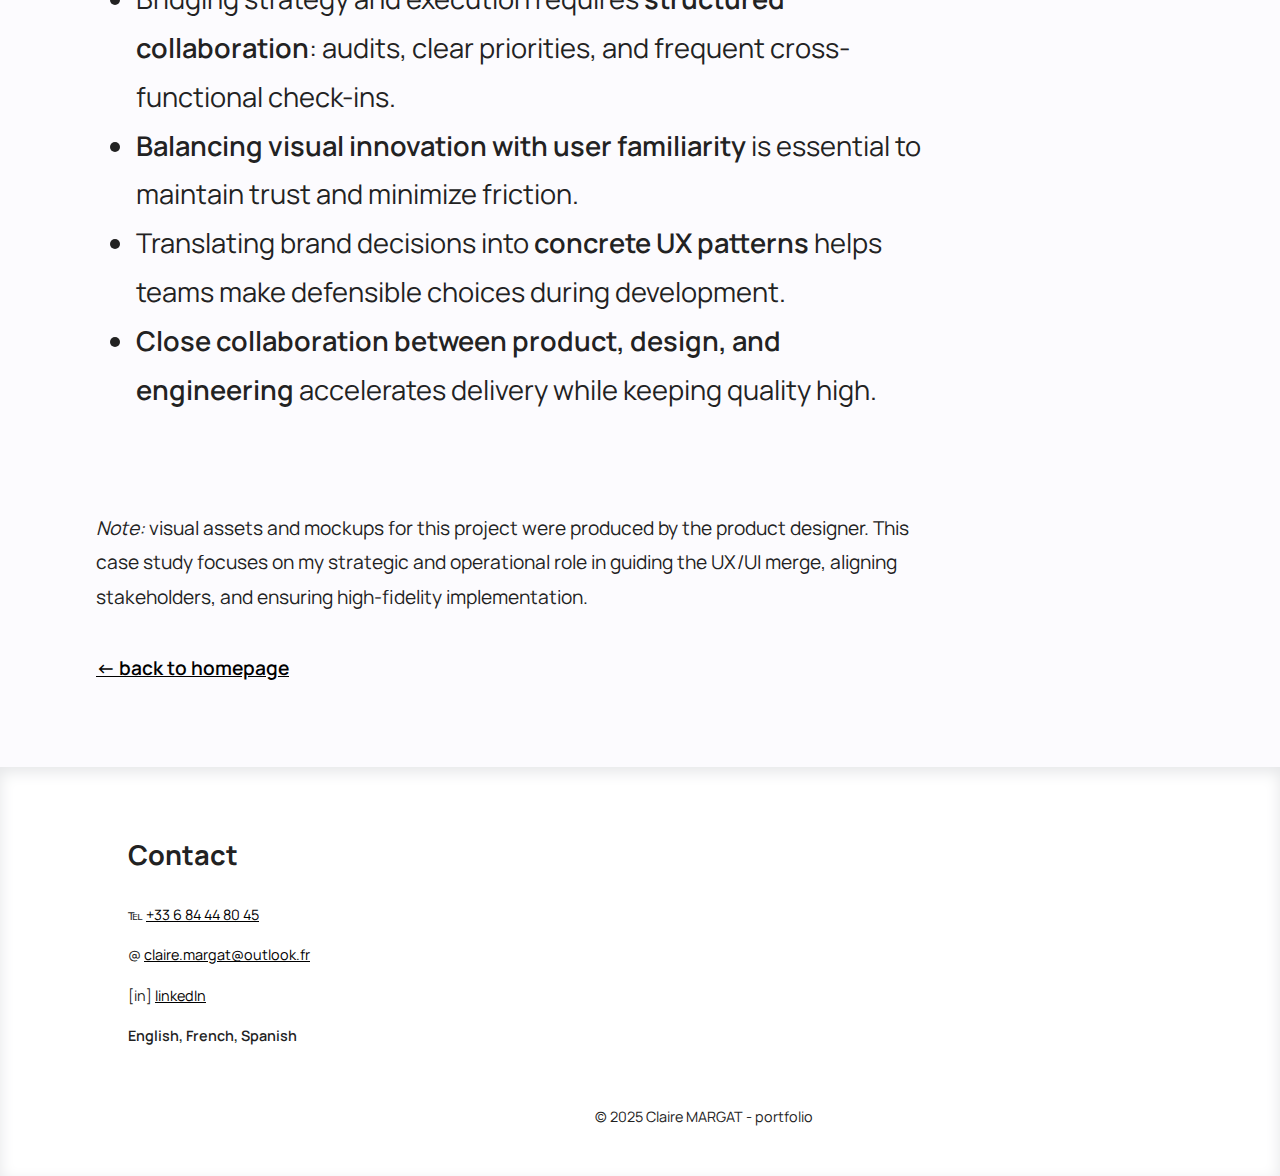
<file: netrivals.html>
<!DOCTYPE html>
<html lang="fr">
<head>
  <meta charset="UTF-8" />
  <meta name="viewport" content="width=device-width, initial-scale=1.0" />
  <title>Projects – Claire MARGAT</title>
  <link rel="stylesheet" href="style.css" />
  <link rel="icon" href="favicon.ico">
</head>

<body>
<header class="site-header">
  <a href="index.html">
  <img src="logo.jpg" alt="logo_claire_margat"></a>

  <a href="https://calendly.com/claire-margat106/30min" class="header-btn">Schedule a call 📲 </a>
</header>

  <main>

    <section class="project">

    <p><a href="index.html"><b>← back to homepage</b></a></p>

  <div class="project1">

     <h1>cross-brand merge design lead for Netrivals</h1>

<div class="infos">
            <p>May 2023 → June 2024<br>
     BtoB Saas<br>collab. Product Designer, Engeneering team, Product Marketing</p>
   </div>


  <h2>Context</h2>
  <p>
    As part of the product strategy, our team needed to <b>unify the visual identity of two SaaS products</b>: <b><em>Product A</em>, Netrivals</b>, the core platform, and <b><em>Product B</em>, Lengow</b>, a recently acquired solution with a stronger and more modern brand presence. 
  </p>
  <p>
   The goal was to <b>produce a consistent cross-product experience</b> while maintaining usability and accessibility for both established user base.
  </p>

    <h2>Key challenges</h2>
    <p>The objective was to merge Product B’s visual identity into Product A in a way that felt <b>coherent</b>, <b>scalable</b>, and <b>user-centric</b> - taking the opportunity to <b>improve existing user workflows</b>.</p>

    <p> This initiative required both <b>strategic UX thinking</b> and hands-on <b>design supervision</b>, because it affected the full interface: typography, color palettes, components, navigation patterns, and interaction behavior. </p>

  <h2>Responsibilities</h2>
  <p>
    Although I did not produce the UI mockups personally, <b>I led the design merge</b> as the product manager responsible for the strategic direction and cross-team coordination. My responsibilities included:
  </p>
  <ul>
    <li><strong>Design leadership:</strong> I guided the product designer through the merge process, clarified UX direction, and ensured alignment with product strategy.</li>
    <li><strong>UX coherence oversight:</strong> I ensured that UI updates preserved or improved usability, accessibility, and clarity across key user journeys.</li>
    <li><strong>Design system harmonization:</strong> I supervised the adaptation of Product B’s brand language to Product A’s component set and identified gaps requiring new shared patterns.</li>
    <li><strong>Stakeholder alignment:</strong> Facilitated trade-offs between design, engineering, and brand to balance feasibility, aesthetics, and user impact.</li>
    <li><strong>Implementation quality control:</strong> Reviewed development output, validated component behavior, spacing rules, and interaction consistency during rollout.</li>
  </ul>

  <h2>Main stakes</h2>
  <p>
    Key stakes we addressed included:
  </p>
  <ul>
    <li>Reconciling differing design philosophies and priorities into a <b>single coherent system</b>.</li>
    <li><b>Preserving familiarity</b> and discoverability for existing Product A users while introducing new visual language.</li>
    <li>Ensuring visual changes preserve <b>mission-critical workflows</b>.</li>
    <li>Working within the <b>technical constraints of a legacy</b> interface while introducing modern patterns.</li>
    <li><b>Aligning multiple teams and stakeholders</b> around a shared vision and timeline.</li>
    <li><b>Using the opportunity</b> of design refining to <b>solve ongoing issues of the roadmap</b></li>
  </ul>
  

  <h2>Process</h2>

  <p>
    While the product designer executed the visual deliverables, my role ensured the merge was guided by strong UX principles, consistent design logic, and a clear product vision. 
  </p>

  <p>
    I organized the project around a collaborative, iterative workflow that balanced strategy and execution:
  </p>
  <ul>
    <li><strong>Audit &amp; gap analysis</strong>: I conducted a review of Netrivals existing UI to identify where Lengow brand could be meaningfully applied without disrupting UX patterns.</li>
    <li><strong>Design direction &amp; priorities</strong>: I translated strategic goals into clear guidance for the product designer, including constraints, component priorities, and desired outcomes.</li>
    <li><strong>Collaborative design iterations</strong>: I partnered with the designer to challenge assumptions, test interactions, and refine the visual direction through rapid feedback loops.</li>
    <li><strong>Design system mapping</strong>: I mapped both products’ components into a single shared structure to ensure consistency across screens and future developments.</li>
    <li><strong>Cross-team reviews</strong>: I ran alignment sessions with engineering and brand teams to validate feasibility, accessibility, and fidelity of the proposed changes.</li>
    <li><strong>Implementation supervision</strong>: I performed UI/UX QA during development, checking component behavior, spacing, accessibility attributes, and interaction states to ensure the final build matched the intended design principles.</li>
  </ul>

<p>The project strengthened the product’s identity and set the foundation for ongoing UX/UI improvements.</p>

<div>
    <p>In the example below, the initial chart (before refinement) was difficult for users to read. They reported issues with both navigation and data visualization. After several collaborative sessions with the Product Designer, we arrived at a redesigned chart (second image) that is much easier to navigate and understand.</p>
    <br>
    <div class="illustration">
  <figure>
       <img src="before.jpg" alt="before">
           <img src="after.jpg" alt="after">
     </figure>
   </div>
   </div>

  <h2>Outcome</h2>
  
    <p>The merge resulted in several tangible benefits for the product and the organization:
  </p>
  <ul>
    <li><strong>Unified brand experience:</strong> A consistent visual identity across the platform that reduced cognitive load and improved brand recognition.</li>
    <li><strong>Improved interface coherence:</strong> Cleaner visual hierarchy and more predictable component behavior across workflows.</li>
    <li><strong>Scalable design system foundation:</strong> A shared set of patterns that makes future UI updates faster and less error-prone.</li>
    <li><strong>Smoother cross-team collaboration:</strong> Clearer processes and alignment between product, design, and engineering for future initiatives.</li>
    <li><strong>Modernized UI without disruption:</strong> Visual upgrades were introduced in a way that preserved core user flows and minimized friction.</li>
  </ul>
  
  <br>
  <div class="illustration">
  <figure>
          <img src="emailnetrivals.jpg" alt="emailnewdesign">
       
        </figure>
    </div>

  <h2>What I've learned</h2>
    <p>
    Leading this cross-brand merge reinforced several lessons about UX process and design leadership:
  </p>
  <ul>
    <li>Design leadership is about <b>enabling designers</b> through a clear vision</li>
    <li>Bridging strategy and execution requires <b>structured collaboration</b>: audits, clear priorities, and frequent cross-functional check-ins.</li>
    <li><b>Balancing visual innovation with user familiarity</b> is essential to maintain trust and minimize friction.</li>
    <li>Translating brand decisions into <b>concrete UX patterns</b> helps teams make defensible choices during development.</li>
    <li><b>Close collaboration between product, design, and engineering</b> accelerates delivery while keeping quality high.</li>
  </ul>
  <br>

  <p class="footnote">
    <em>Note:</em> visual assets and mockups for this project were produced by the product designer. This case study focuses on my strategic and operational role in guiding the UX/UI merge, aligning stakeholders, and ensuring high-fidelity implementation.
  </p>
</div>
   <p><a href="index.html"><b>← back to homepage</b></a></p>
  <br>

   </section>
        


            </main>

         <footer>
    <h2>Contact</h2>
    <div class="contact-info">℡    <a href="https://web.whatsapp.com/">+33 6 84 44 80 45</a></p>
    <p>@ <a href="mailto:claire.margat@outlook.fr">claire.margat@outlook.fr</a></p>
    <p>[in] <a href="https://www.linkedin.com/in/claire-margat-99587173/" target="https://www.linkedin.com/in/claire-margat-99587173/" rel="noopener noreferrer">linkedIn</a></p></div>
    <p><strong> English, French, Spanish </strong></p>
  <div class="signature">
    <br>
  <p>© 2025 Claire MARGAT - portfolio</p></div>
</footer>
        </body>
        </html>
</file>
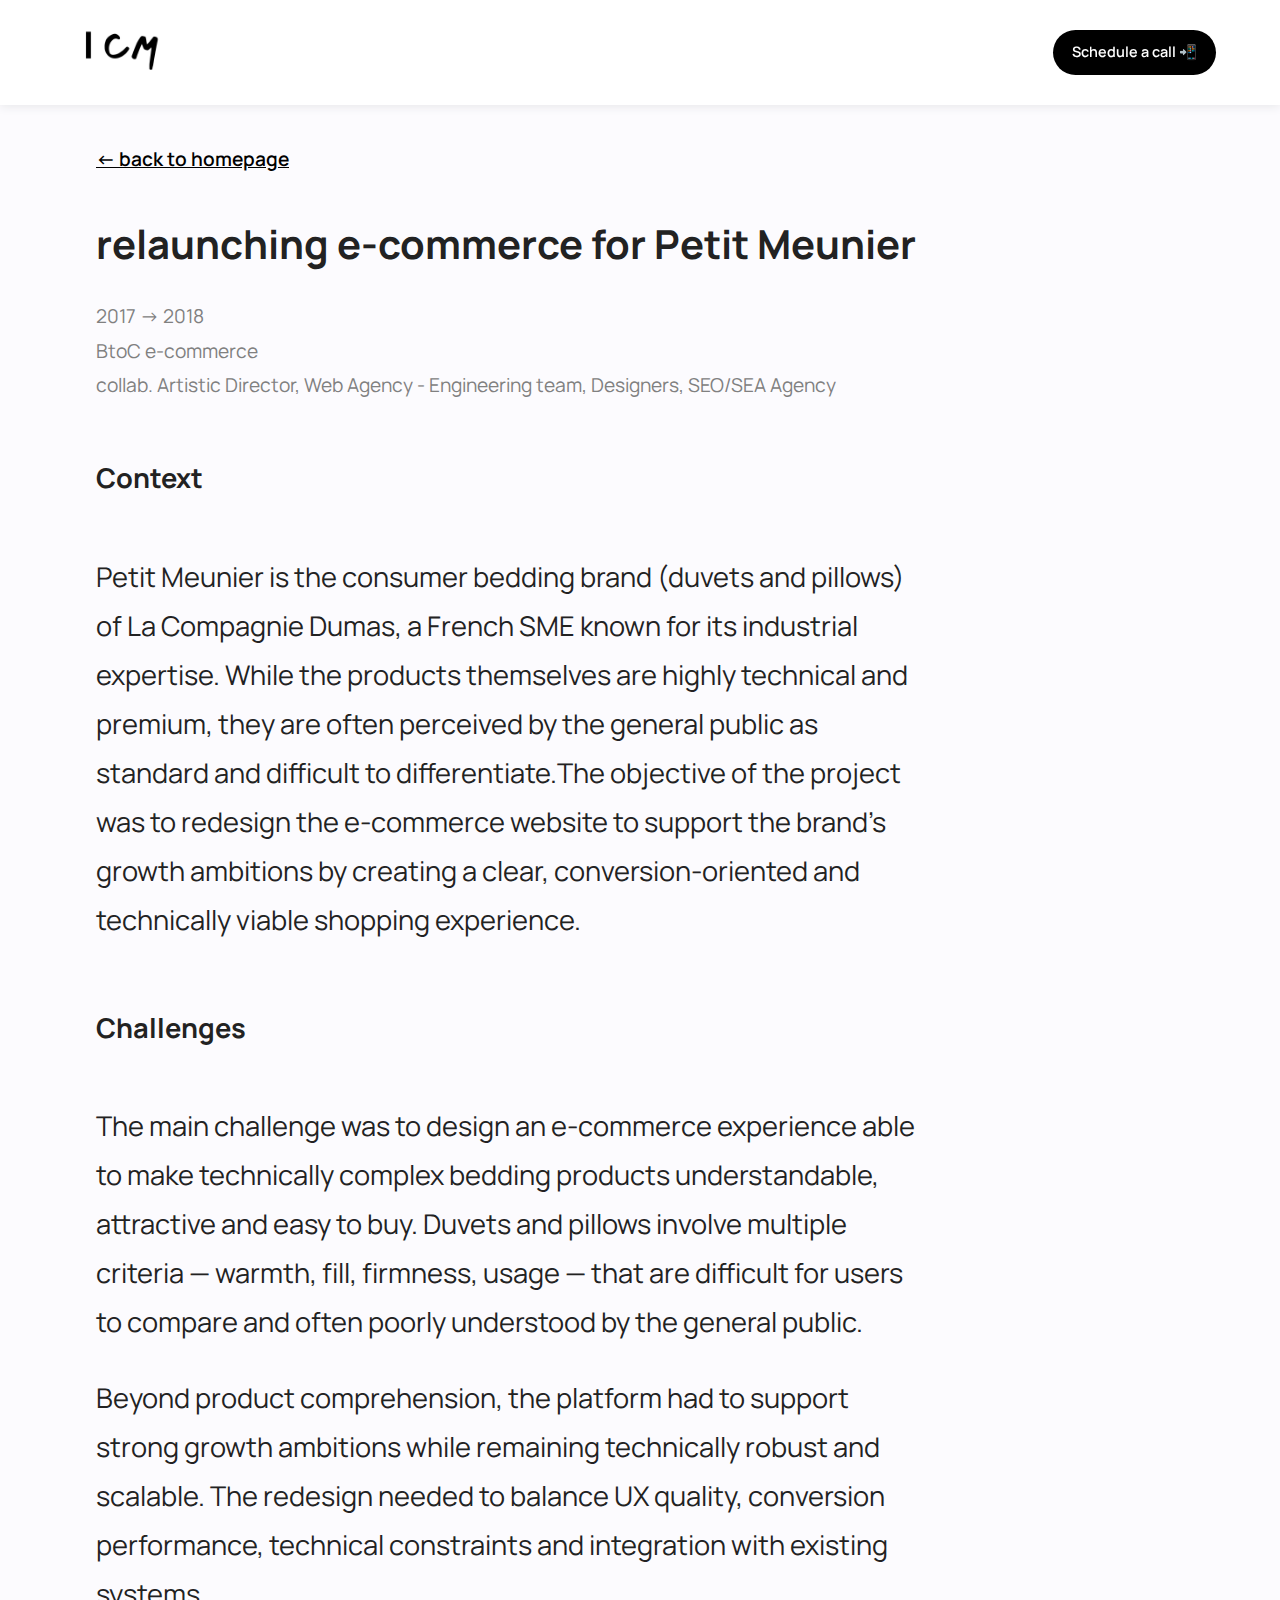
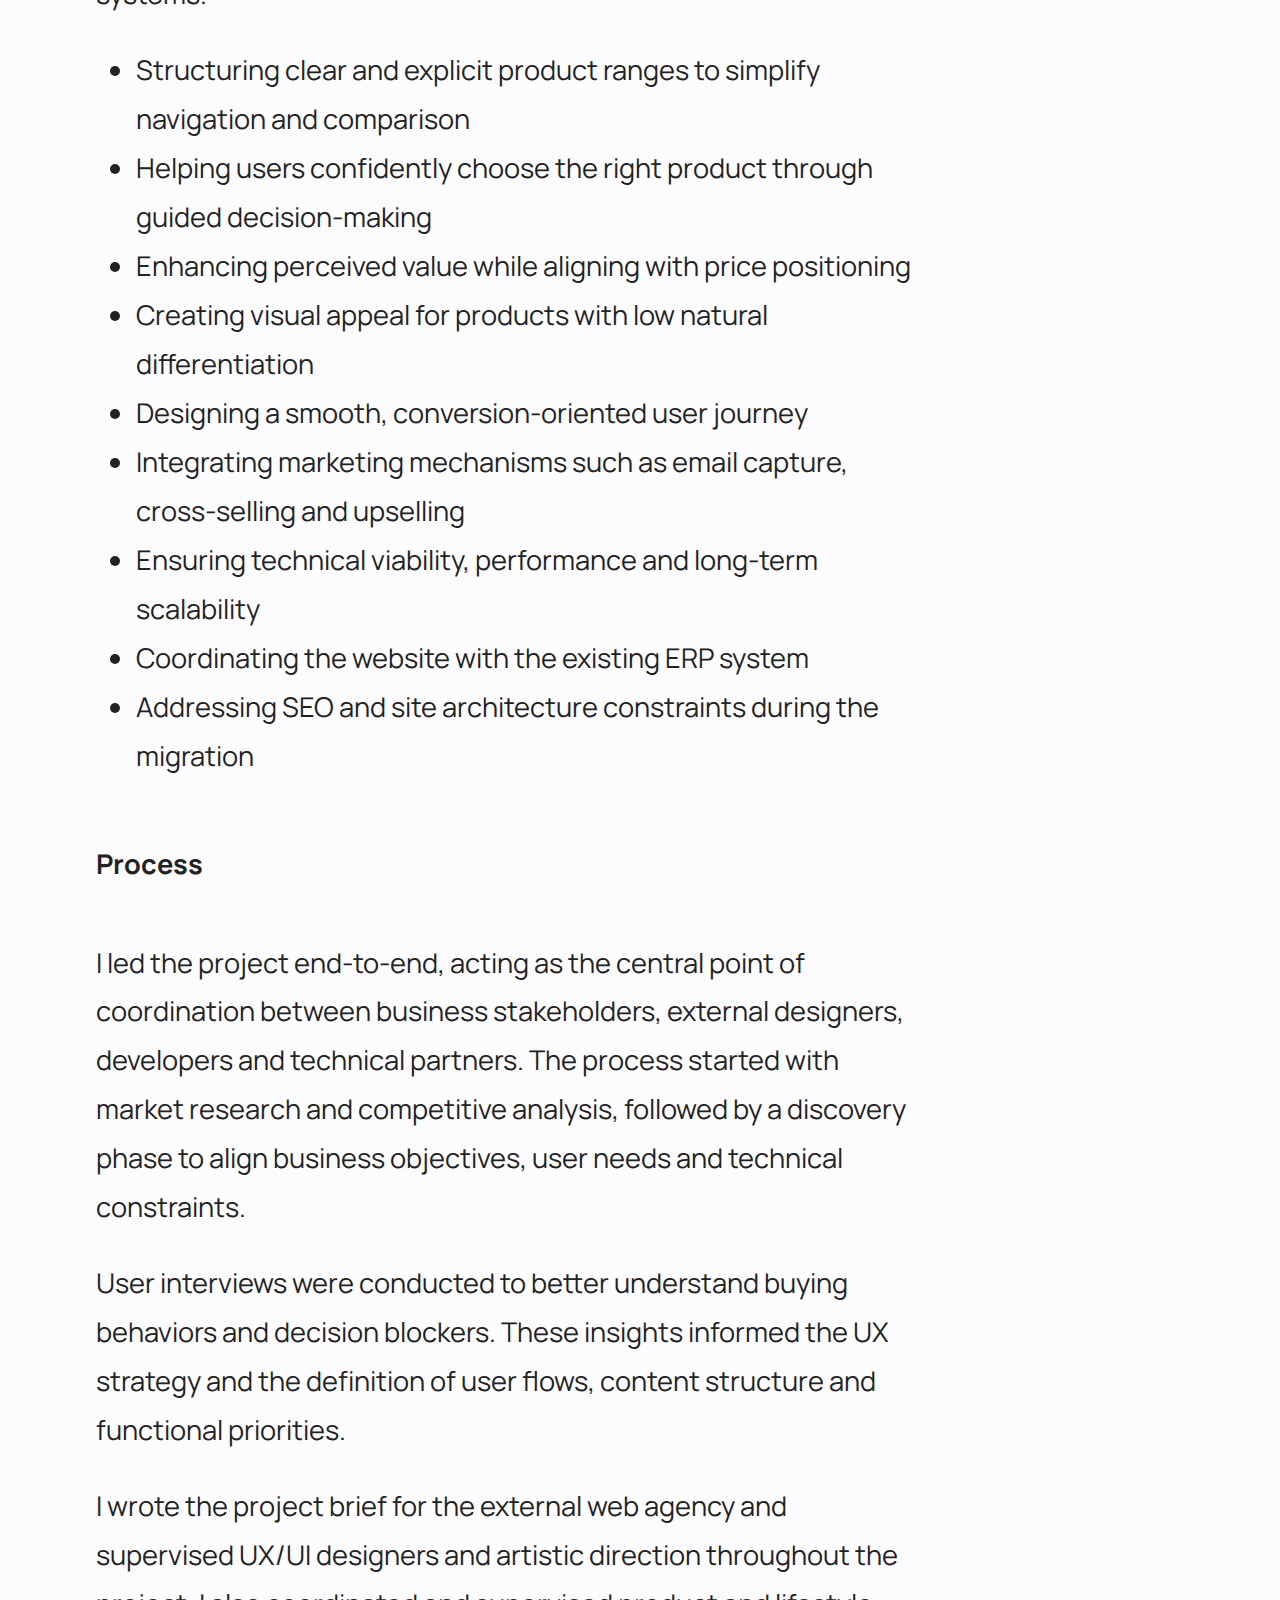
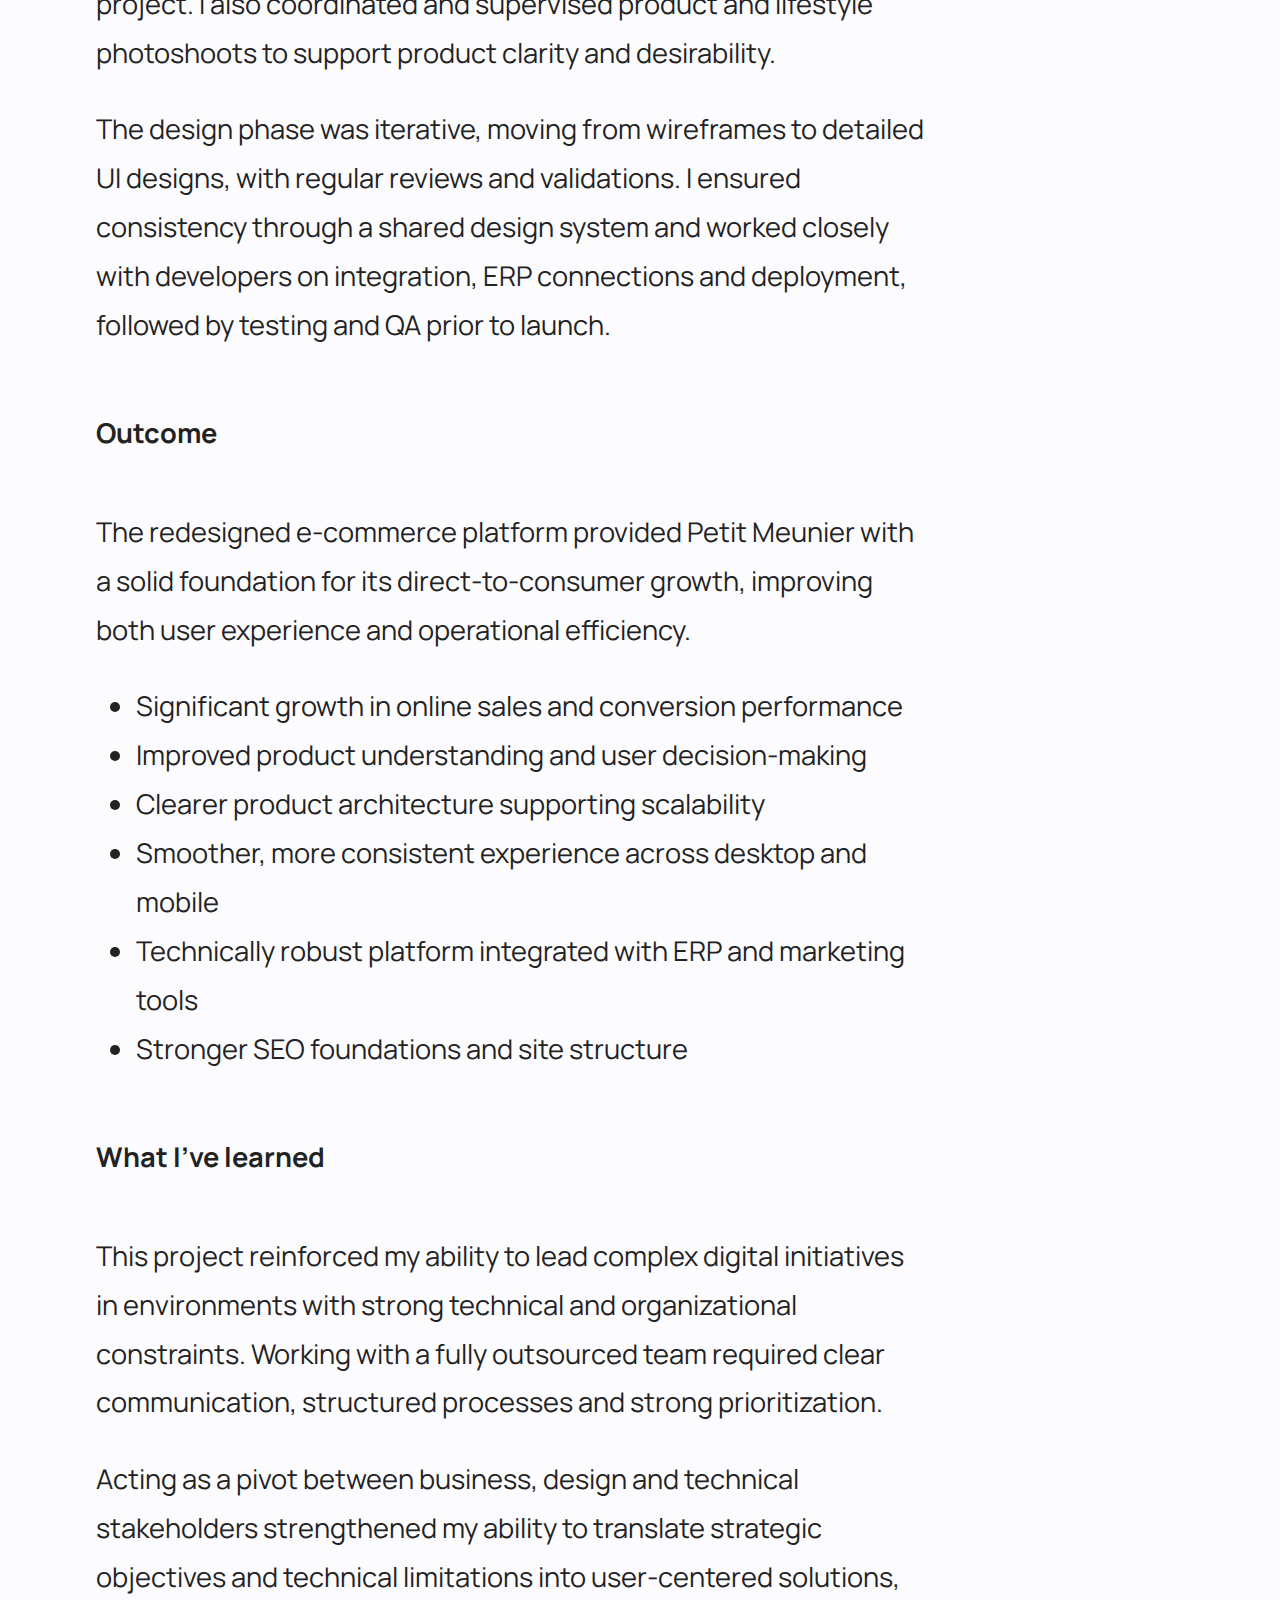
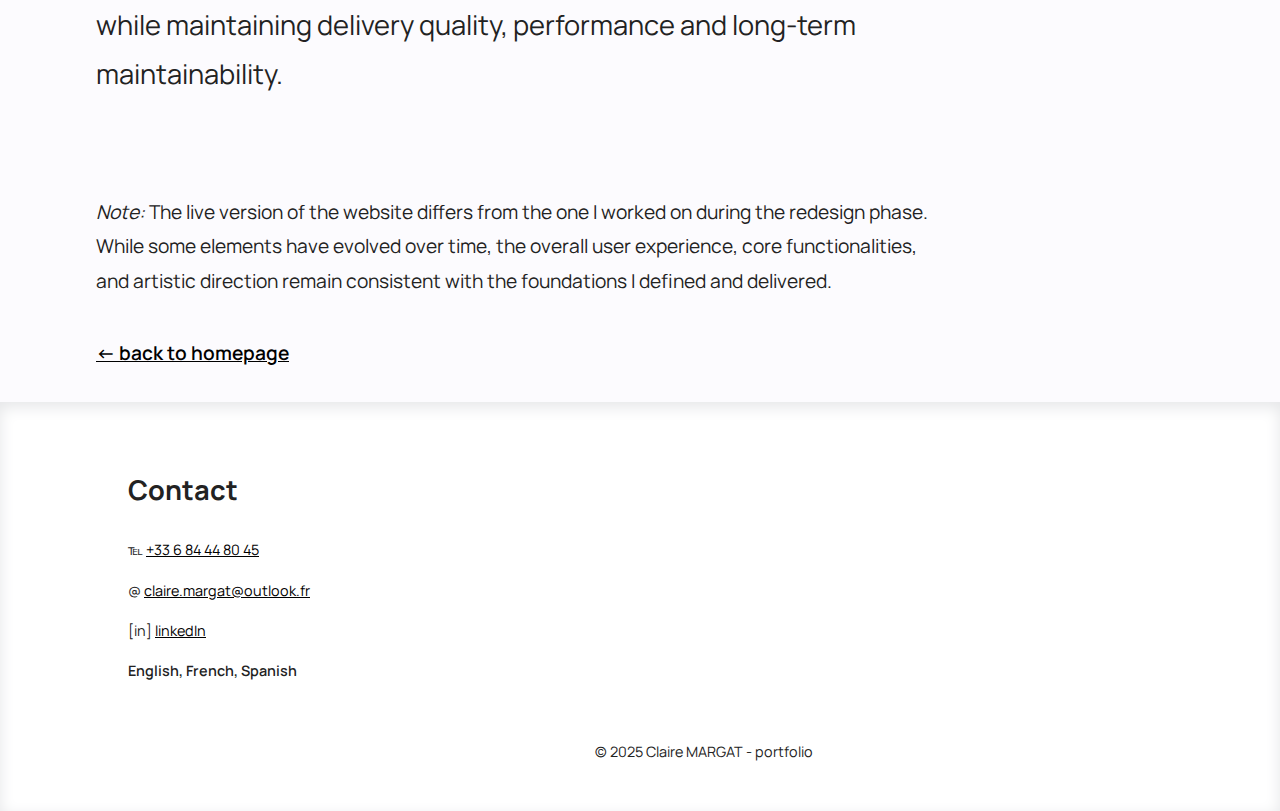
<file: petit-meunier.html>
<!DOCTYPE html>
<html lang="fr">
<head>
  <meta charset="UTF-8" />
  <meta name="viewport" content="width=device-width, initial-scale=1.0" />
  <title>Projects – Claire MARGAT</title>
  <link rel="stylesheet" href="style.css" />
  <link rel="icon" href="favicon.ico">
</head>

<body>
 <header class="site-header">
  <a href="index.html">
  <img src="logo.jpg" alt="logo_claire_margat"></a>

  <a href="https://calendly.com/claire-margat106/30min" class="header-btn">Schedule a call 📲 </a>
</header>

  <main>


    <section class="project">
          <p><a href="index.html"><b>← back to homepage</b></a></p>


      <div class="project1">
        <h1>relaunching e-commerce for Petit Meunier</h1>

  <div class="infos">
            <p>2017 → 2018<br>
     BtoC e-commerce<br>collab. Artistic Director, Web Agency - Engineering team, Designers, SEO/SEA Agency</p>
   </div>

      
     
        <h2>Context</h2>
        <p>Petit Meunier is the consumer bedding brand (duvets and pillows) of La Compagnie Dumas, a French SME known for its industrial expertise. While the products themselves are highly technical and premium, they are often perceived by the general public as standard and difficult to differentiate.The objective of the project was to redesign the e-commerce website to support the brand’s growth ambitions by creating a clear, conversion-oriented and technically viable shopping experience.</p>


<h2>Challenges</h2>
<p>
The main challenge was to design an e-commerce experience able to make technically complex bedding products understandable, attractive and easy to buy. Duvets and pillows involve multiple criteria — warmth, fill, firmness, usage — that are difficult for users to compare and often poorly understood by the general public.
</p>
<p>
Beyond product comprehension, the platform had to support strong growth ambitions while remaining technically robust and scalable. The redesign needed to balance UX quality, conversion performance, technical constraints and integration with existing systems.
</p>
<ul>
  <li>Structuring clear and explicit product ranges to simplify navigation and comparison</li>
  <li>Helping users confidently choose the right product through guided decision-making</li>
  <li>Enhancing perceived value while aligning with price positioning</li>
  <li>Creating visual appeal for products with low natural differentiation</li>
  <li>Designing a smooth, conversion-oriented user journey</li>
  <li>Integrating marketing mechanisms such as email capture, cross-selling and upselling</li>
  <li>Ensuring technical viability, performance and long-term scalability</li>
  <li>Coordinating the website with the existing ERP system</li>
  <li>Addressing SEO and site architecture constraints during the migration</li>
</ul>

<h2>Process</h2>
<p>
I led the project end-to-end, acting as the central point of coordination between business stakeholders, external designers, developers and technical partners. The process started with market research and competitive analysis, followed by a discovery phase to align business objectives, user needs and technical constraints.
</p>
<p>
User interviews were conducted to better understand buying behaviors and decision blockers. These insights informed the UX strategy and the definition of user flows, content structure and functional priorities.
</p>
<p>
I wrote the project brief for the external web agency and supervised UX/UI designers and artistic direction throughout the project. I also coordinated and supervised product and lifestyle photoshoots to support product clarity and desirability.
</p>
<p>
The design phase was iterative, moving from wireframes to detailed UI designs, with regular reviews and validations. I ensured consistency through a shared design system and worked closely with developers on integration, ERP connections and deployment, followed by testing and QA prior to launch.
</p>

<h2>Outcome</h2>
<p>
The redesigned e-commerce platform provided Petit Meunier with a solid foundation for its direct-to-consumer growth, improving both user experience and operational efficiency.
</p>
<ul>
  <li>Significant growth in online sales and conversion performance</li>
  <li>Improved product understanding and user decision-making</li>
  <li>Clearer product architecture supporting scalability</li>
  <li>Smoother, more consistent experience across desktop and mobile</li>
  <li>Technically robust platform integrated with ERP and marketing tools</li>
  <li>Stronger SEO foundations and site structure</li>
</ul>

<h2>What I’ve learned</h2>
<p>
This project reinforced my ability to lead complex digital initiatives in environments with strong technical and organizational constraints. Working with a fully outsourced team required clear communication, structured processes and strong prioritization.
</p>
<p>
Acting as a pivot between business, design and technical stakeholders strengthened my ability to translate strategic objectives and technical limitations into user-centered solutions, while maintaining delivery quality, performance and long-term maintainability.
</p>

<br>

<p class="footnote">
    <em>Note:</em> The live version of the website differs from the one I worked on during the redesign phase. While some elements have evolved over time, the overall user experience, core functionalities, and artistic direction remain consistent with the foundations I defined and delivered.
  </p>

<p><a href="index.html"><b>← back to homepage</b></a></p>


            </main>

          <footer>
    <h2>Contact</h2>
    <div class="contact-info">℡    <a href="https://web.whatsapp.com/">+33 6 84 44 80 45</a></p>
    <p>@ <a href="mailto:claire.margat@outlook.com">claire.margat@outlook.fr</a></p>
    <p>[in] <a href="https://www.linkedin.com/in/claire-margat-99587173/" target="https://www.linkedin.com/in/claire-margat-99587173/" rel="noopener noreferrer">linkedIn</a></p></div>
    <p><strong> English, French, Spanish </strong></p>
  <div class="signature">
    <br>
  <p>© 2025 Claire MARGAT - portfolio</p></div>
</footer>
        </body>
        </html>
</file>
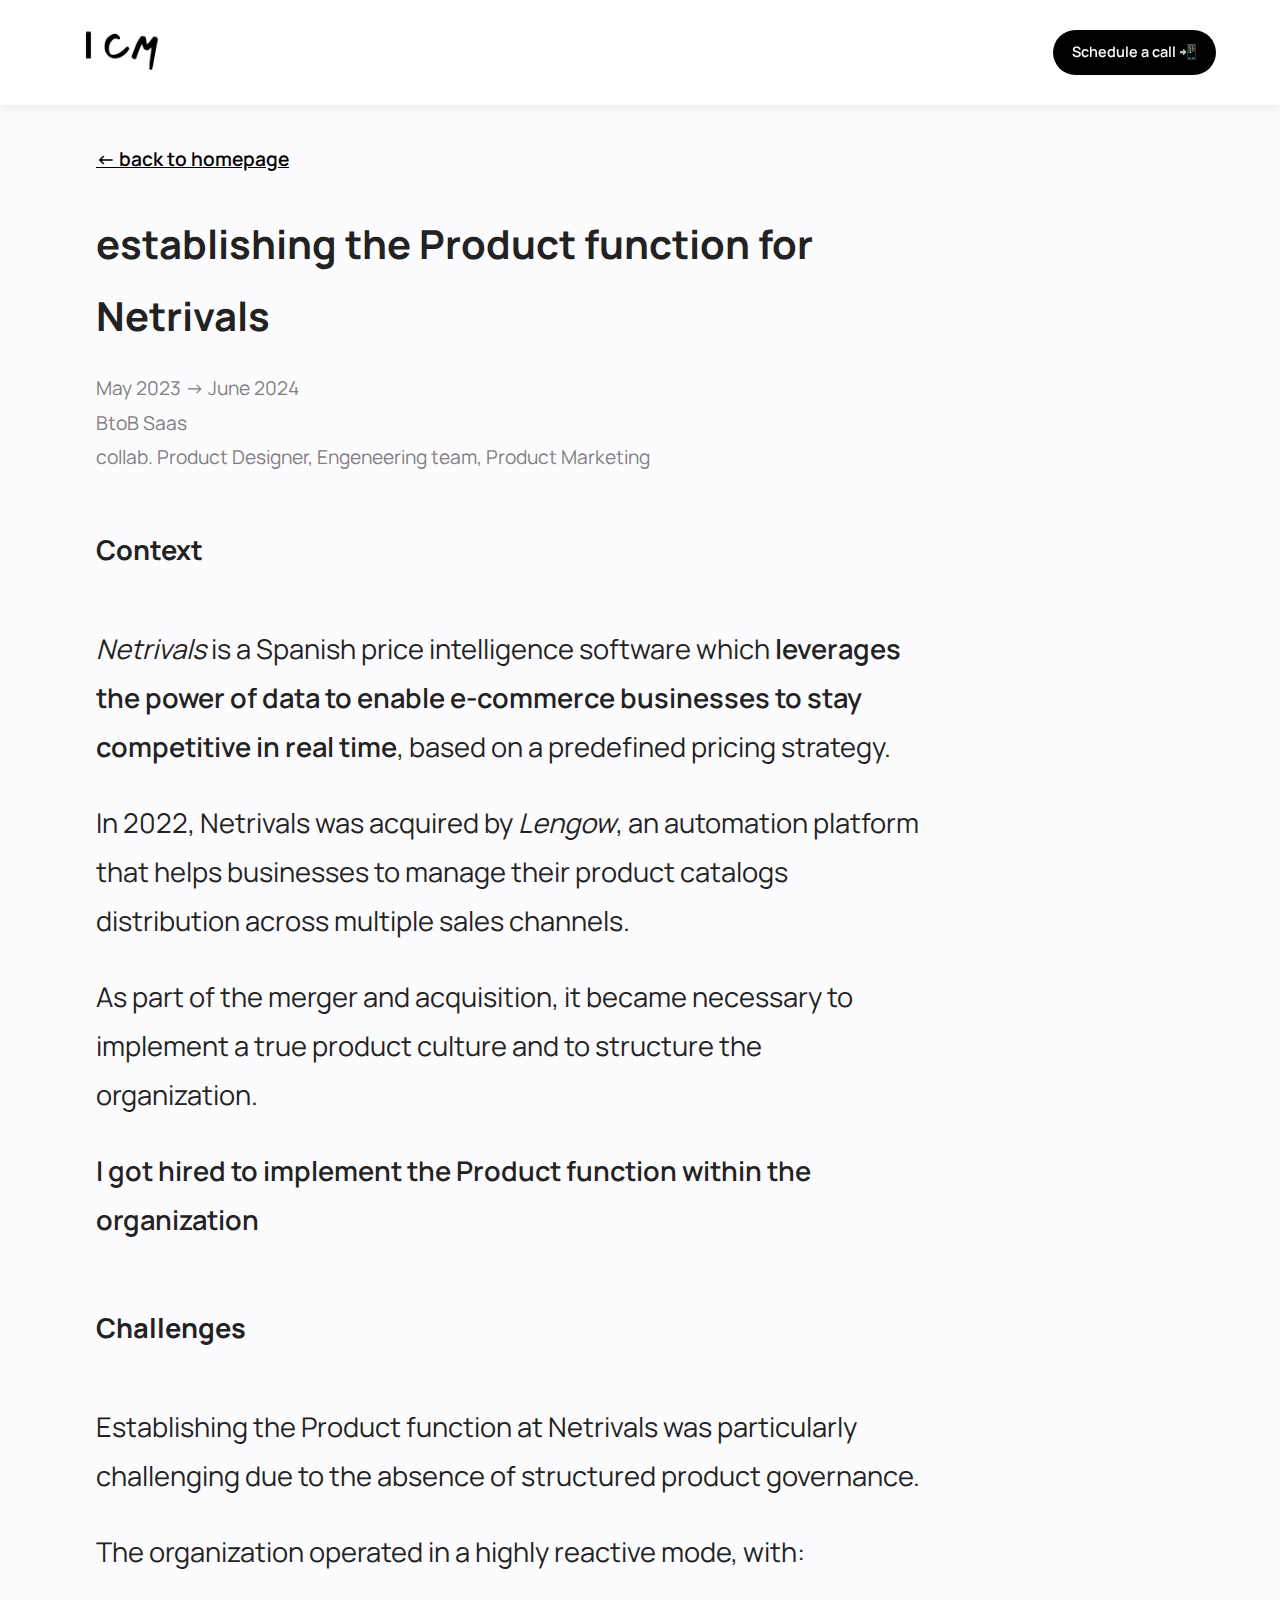
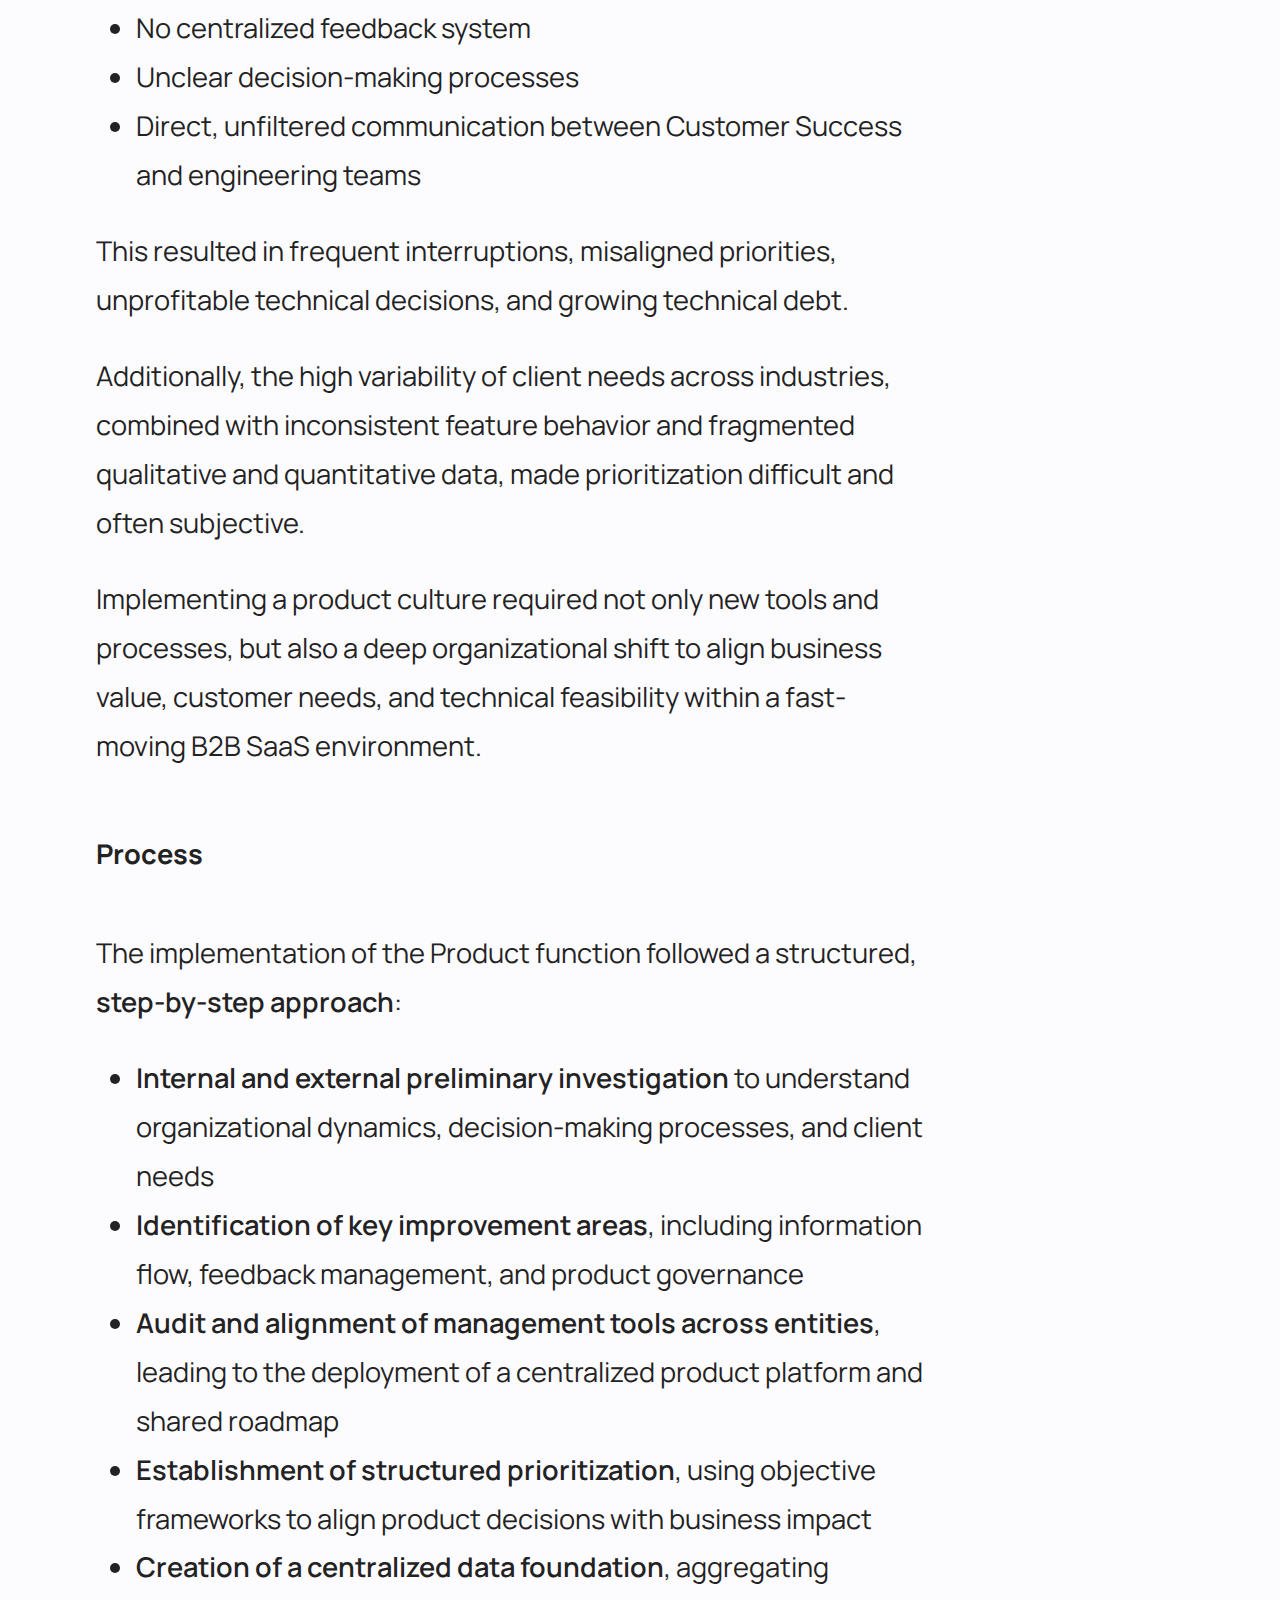
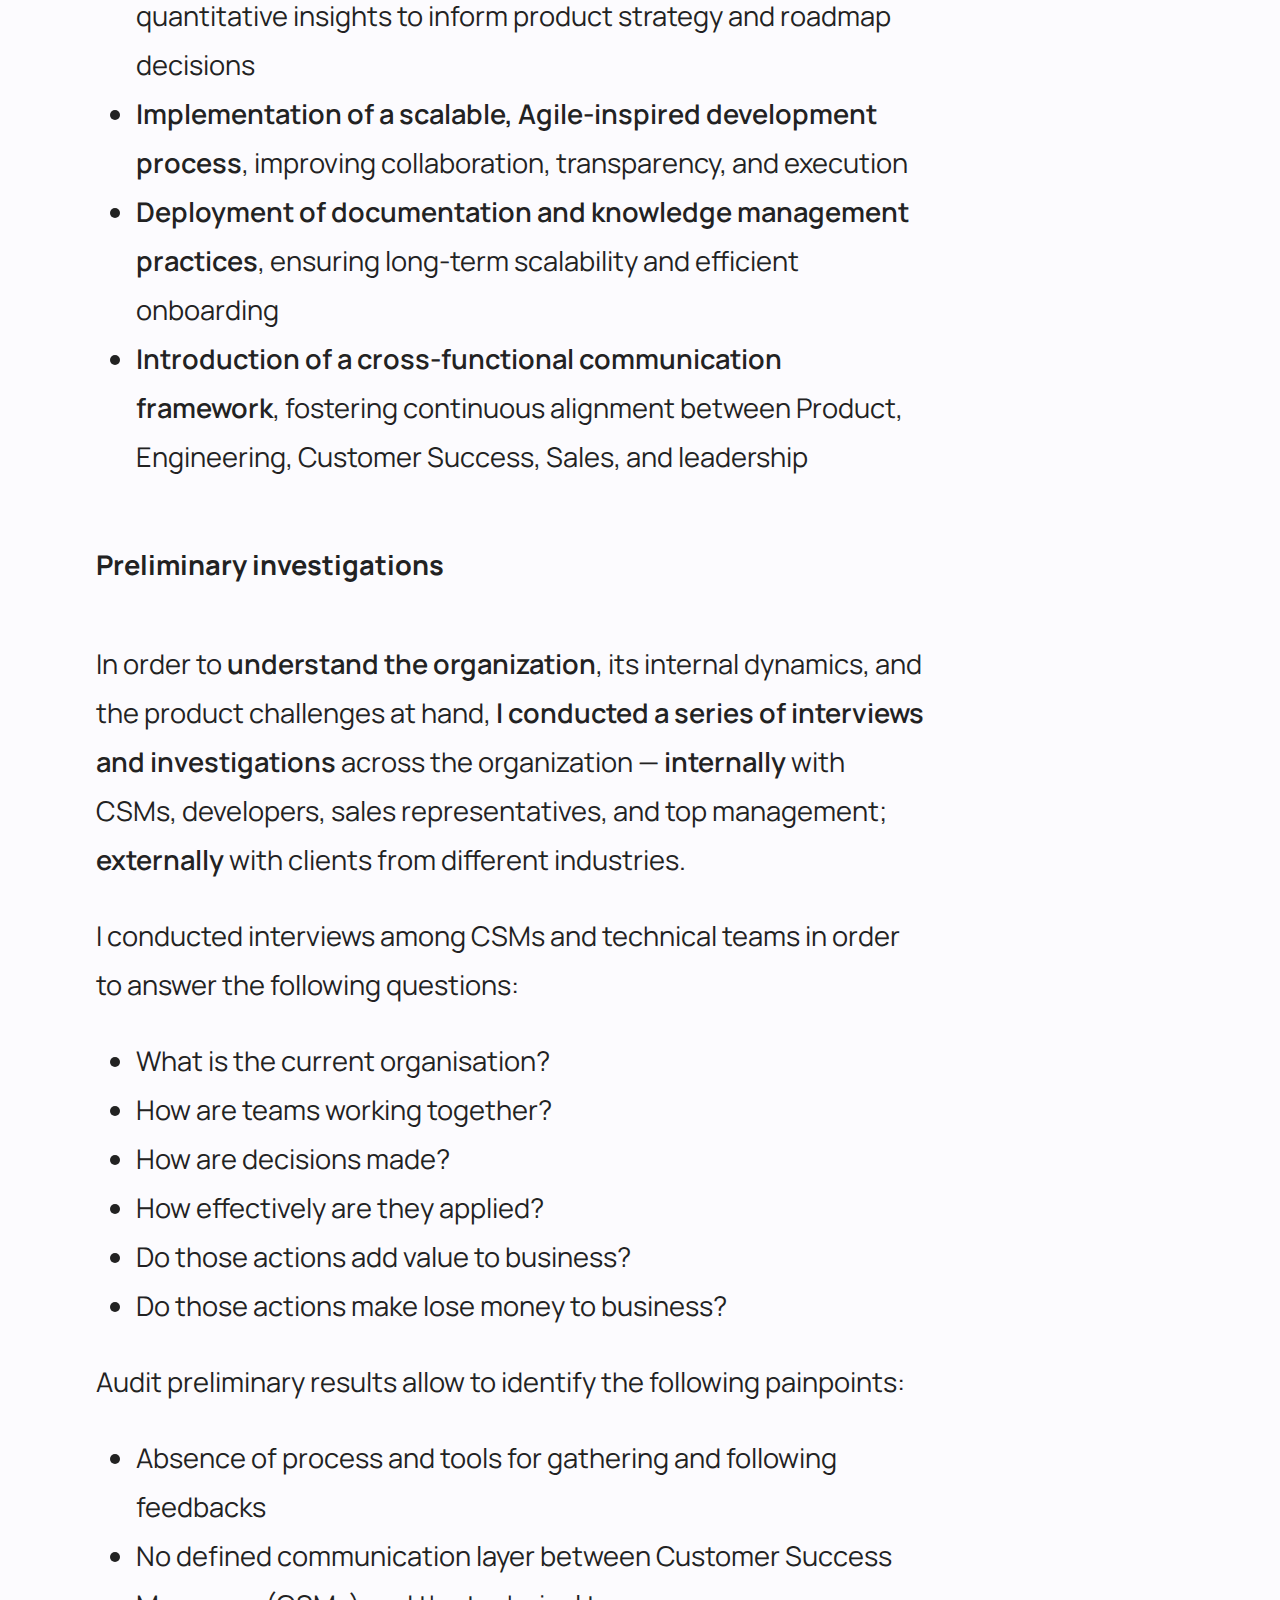
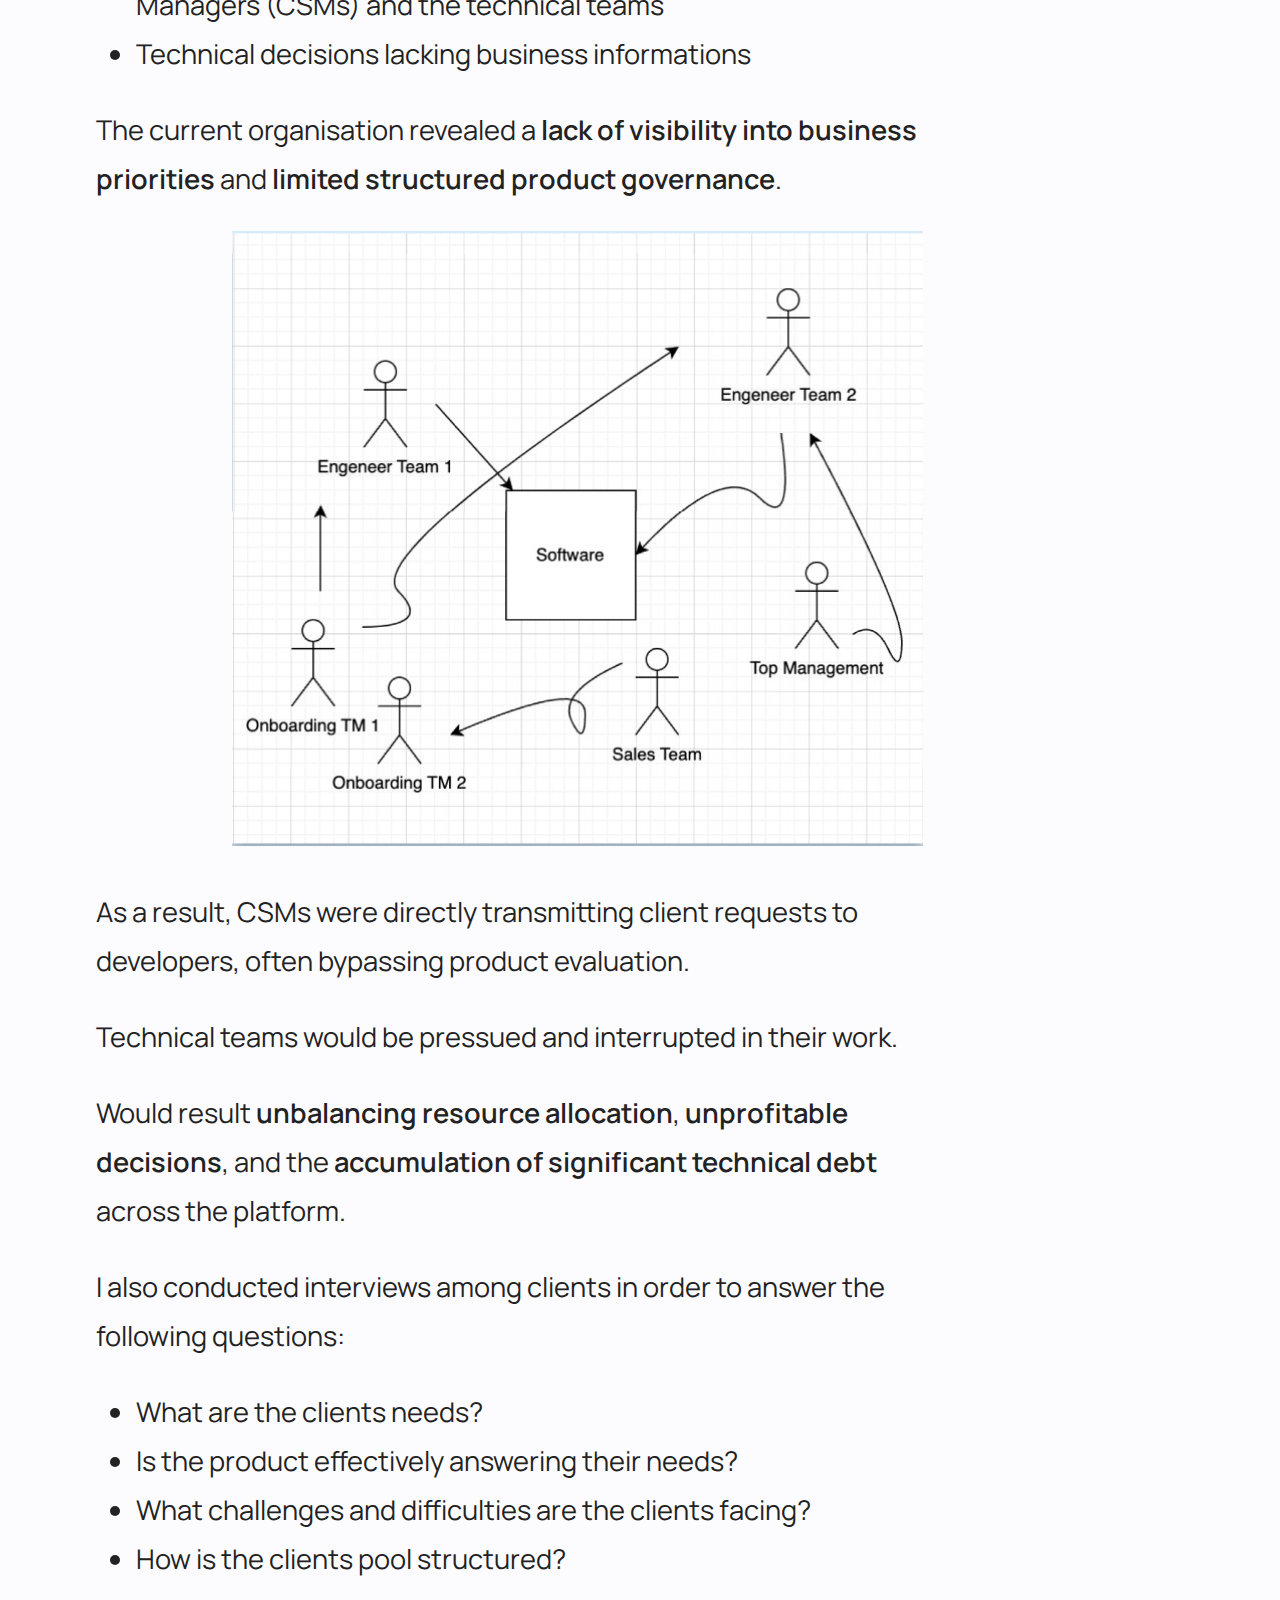
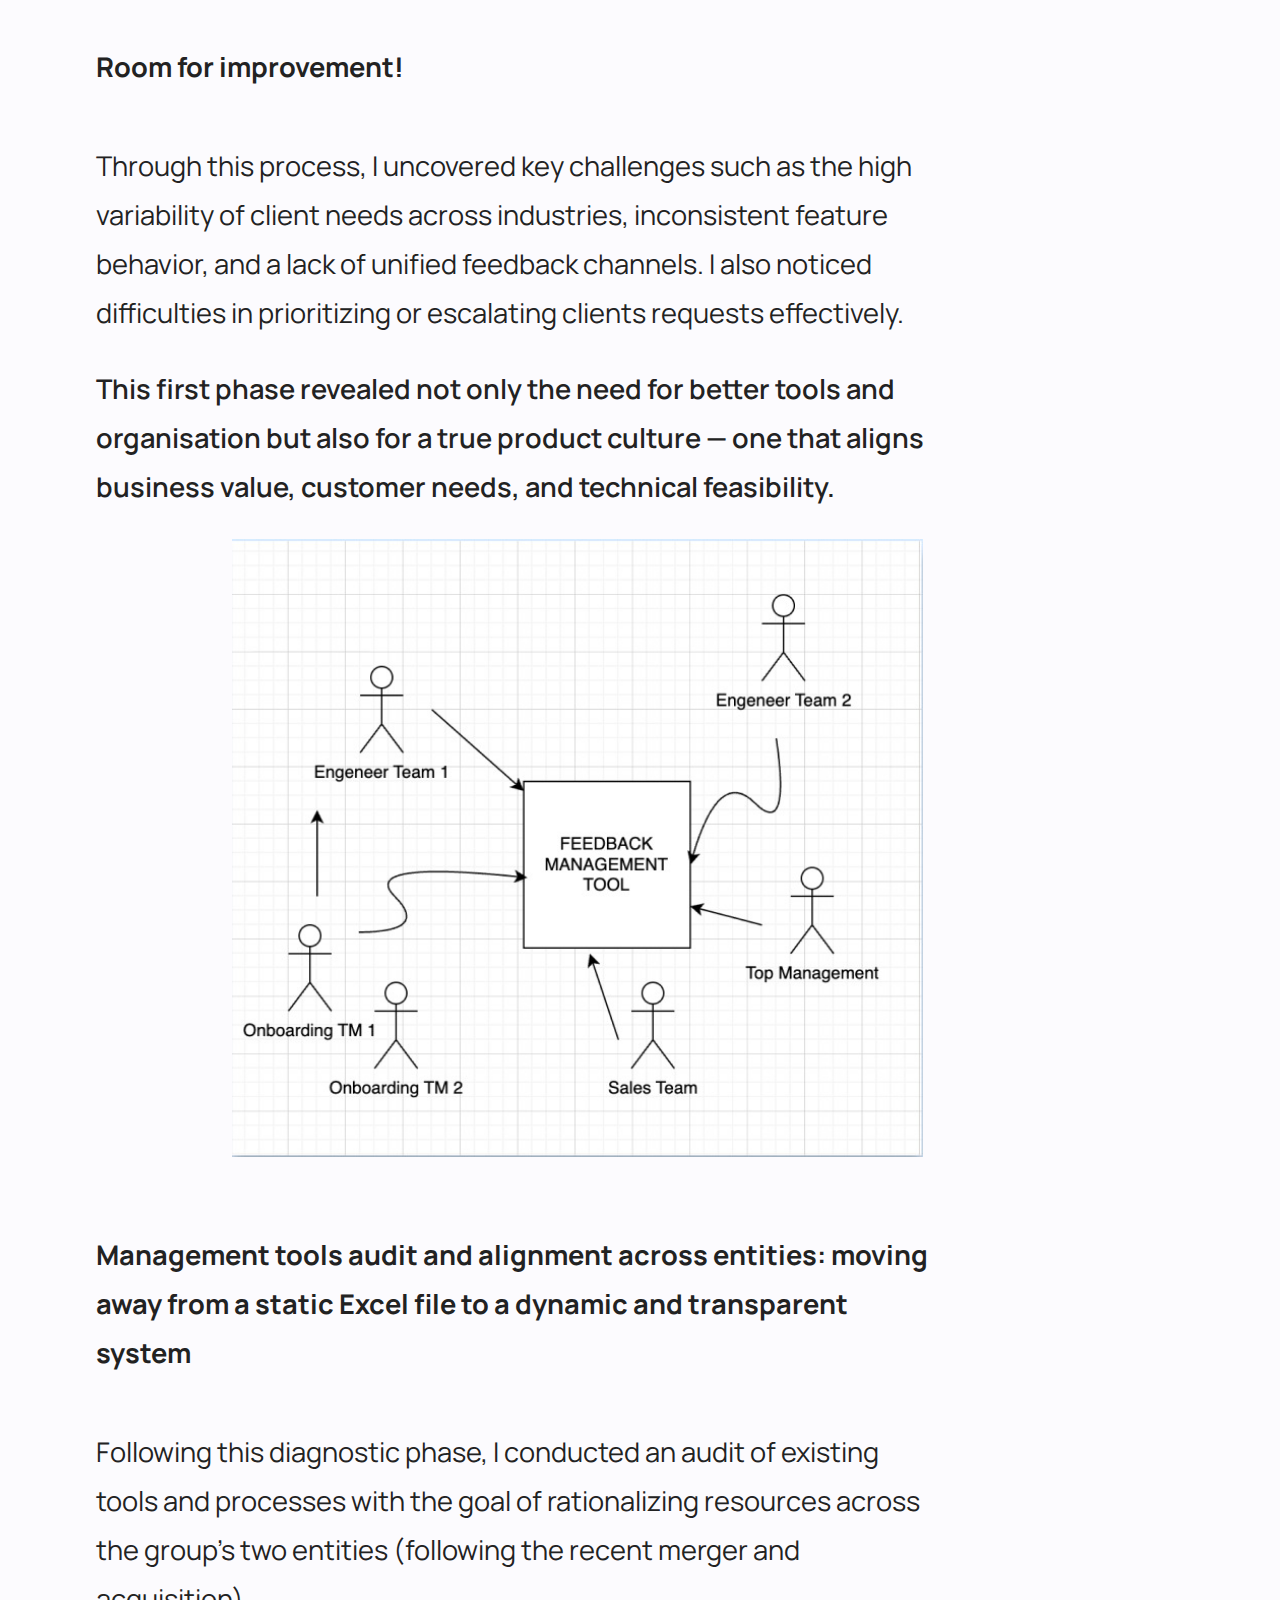
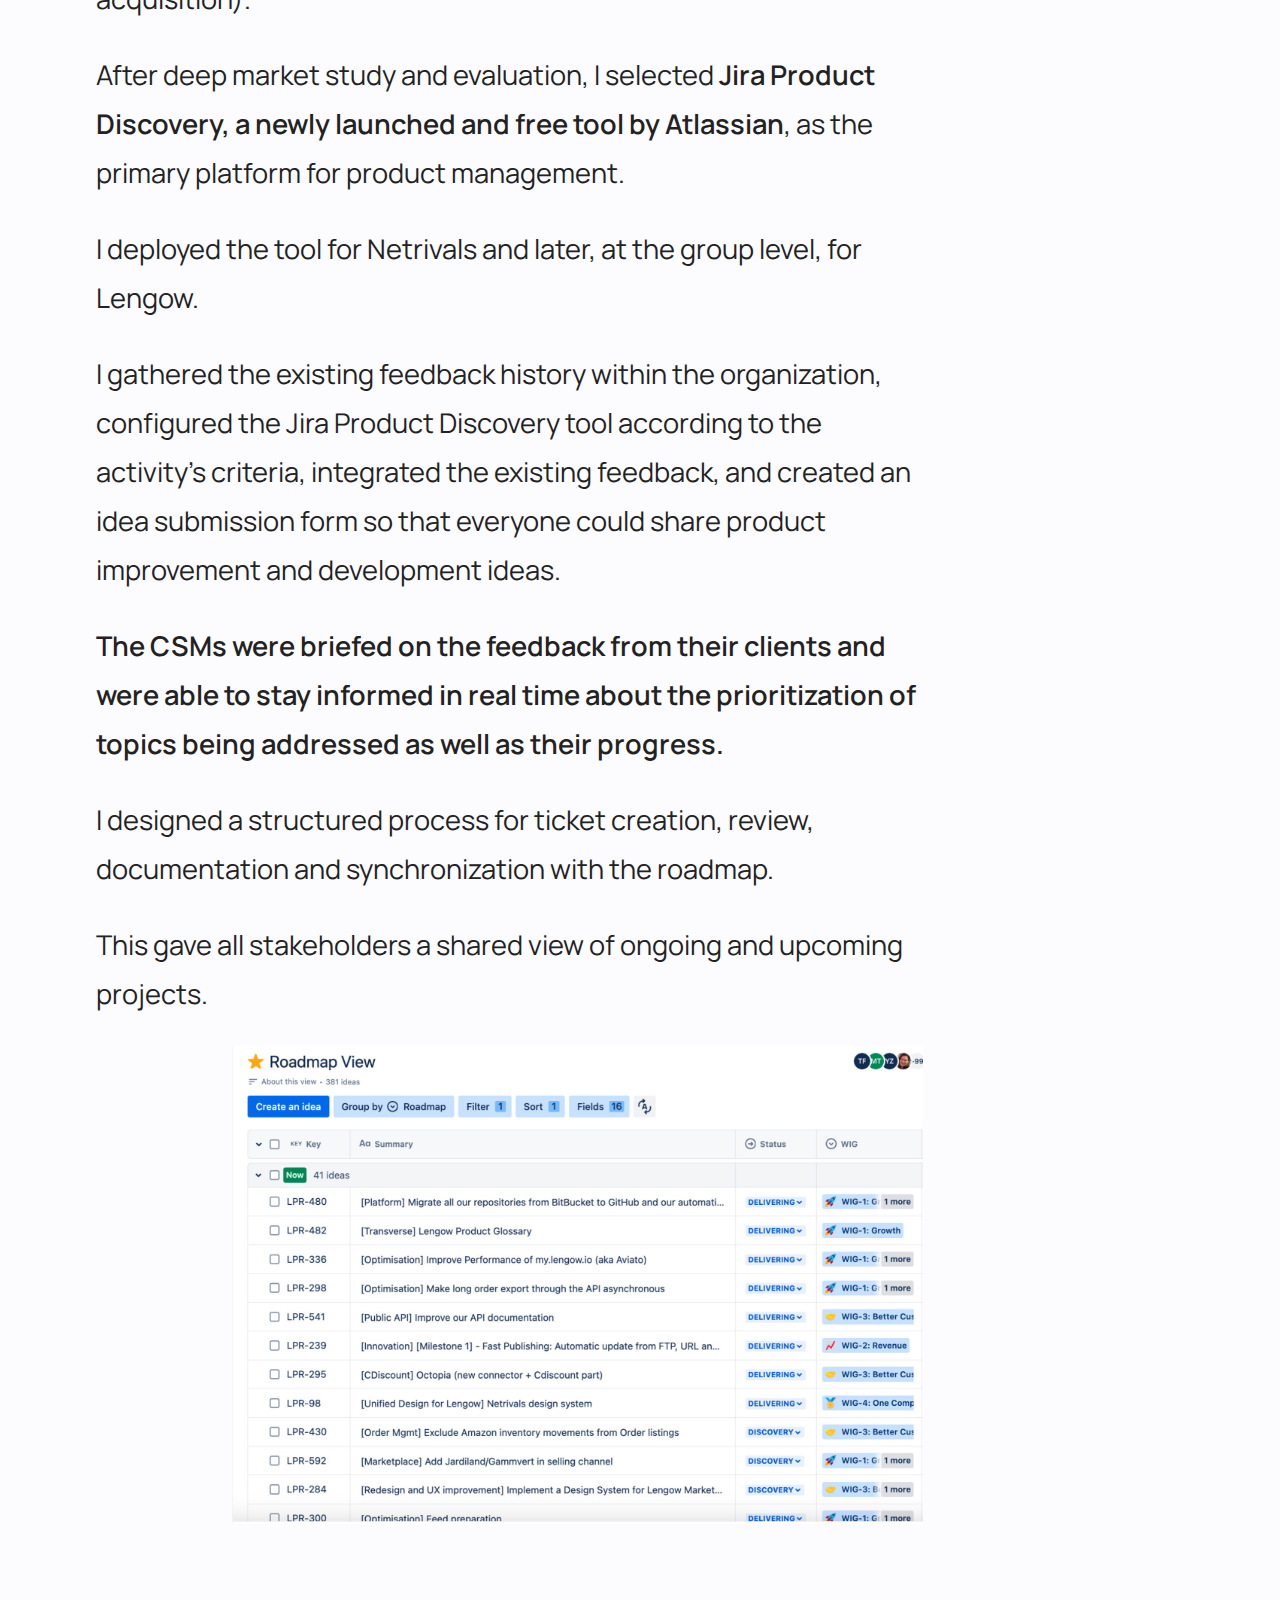
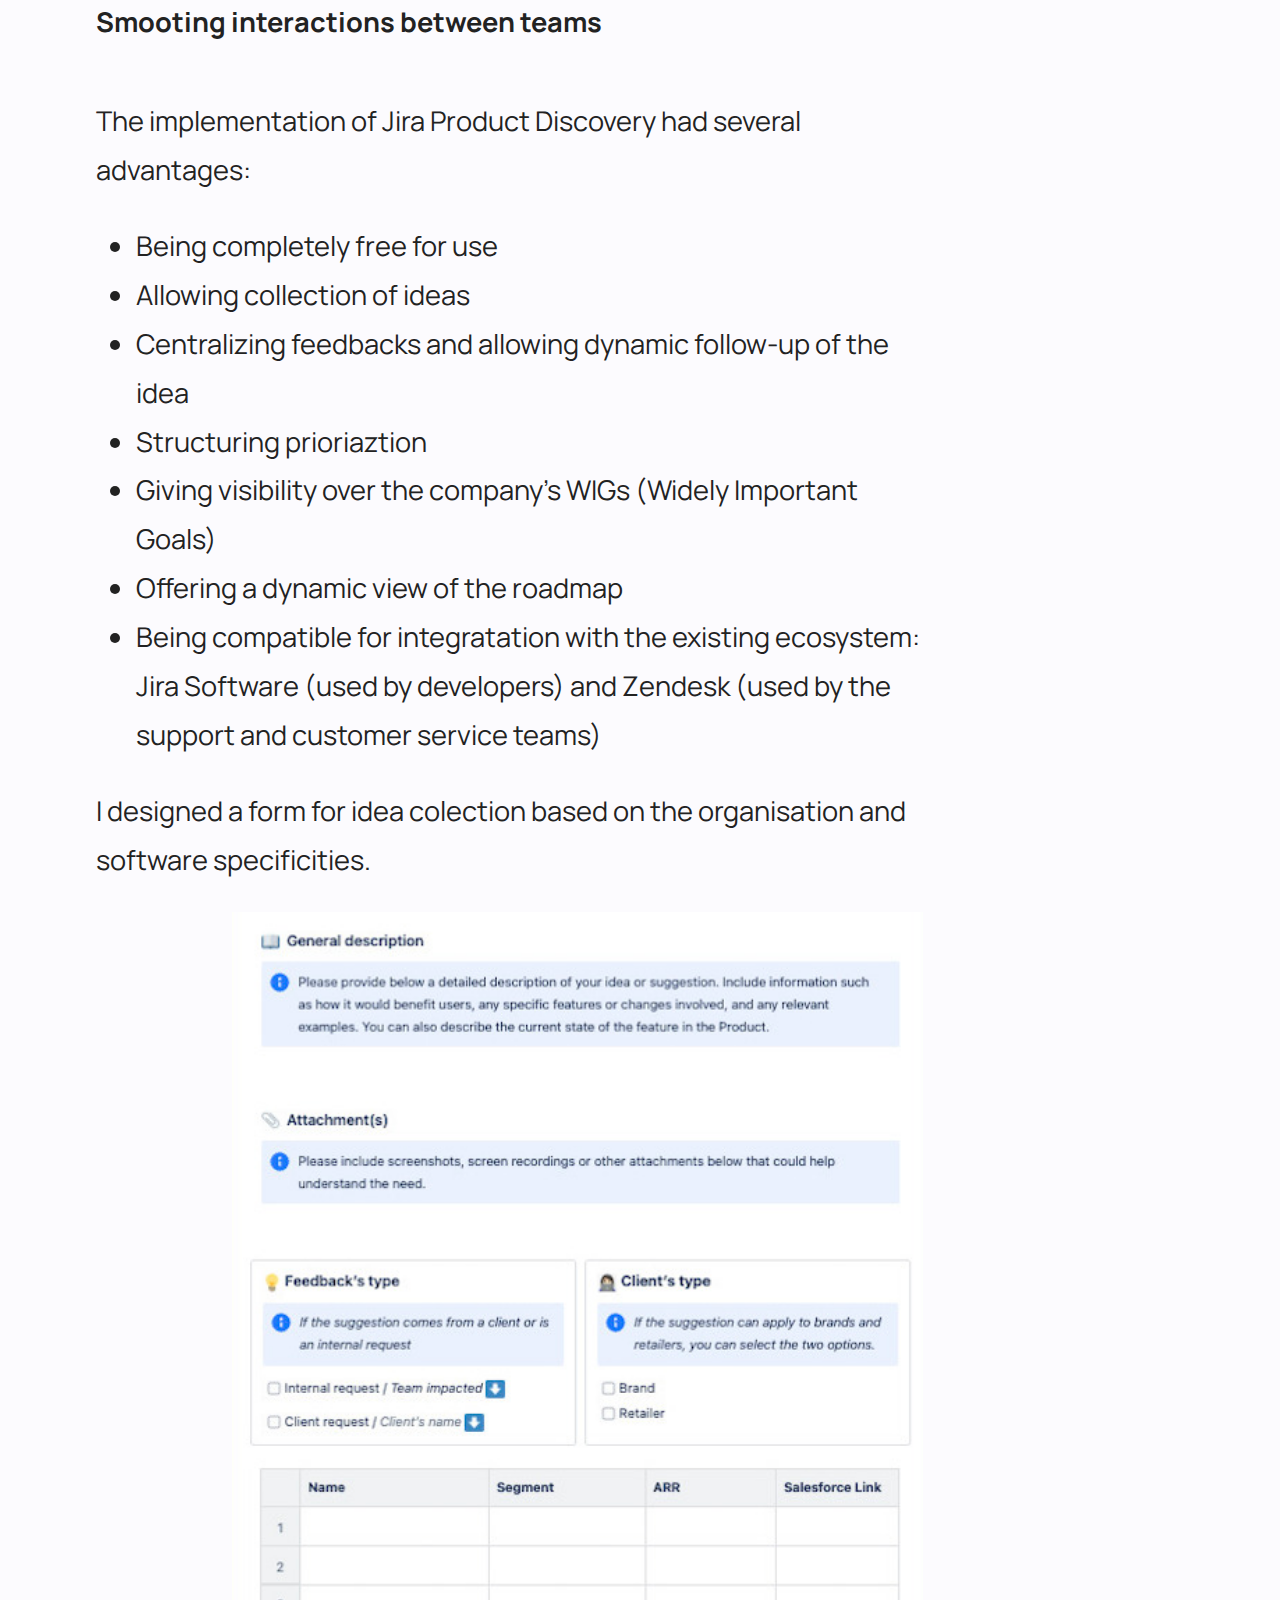
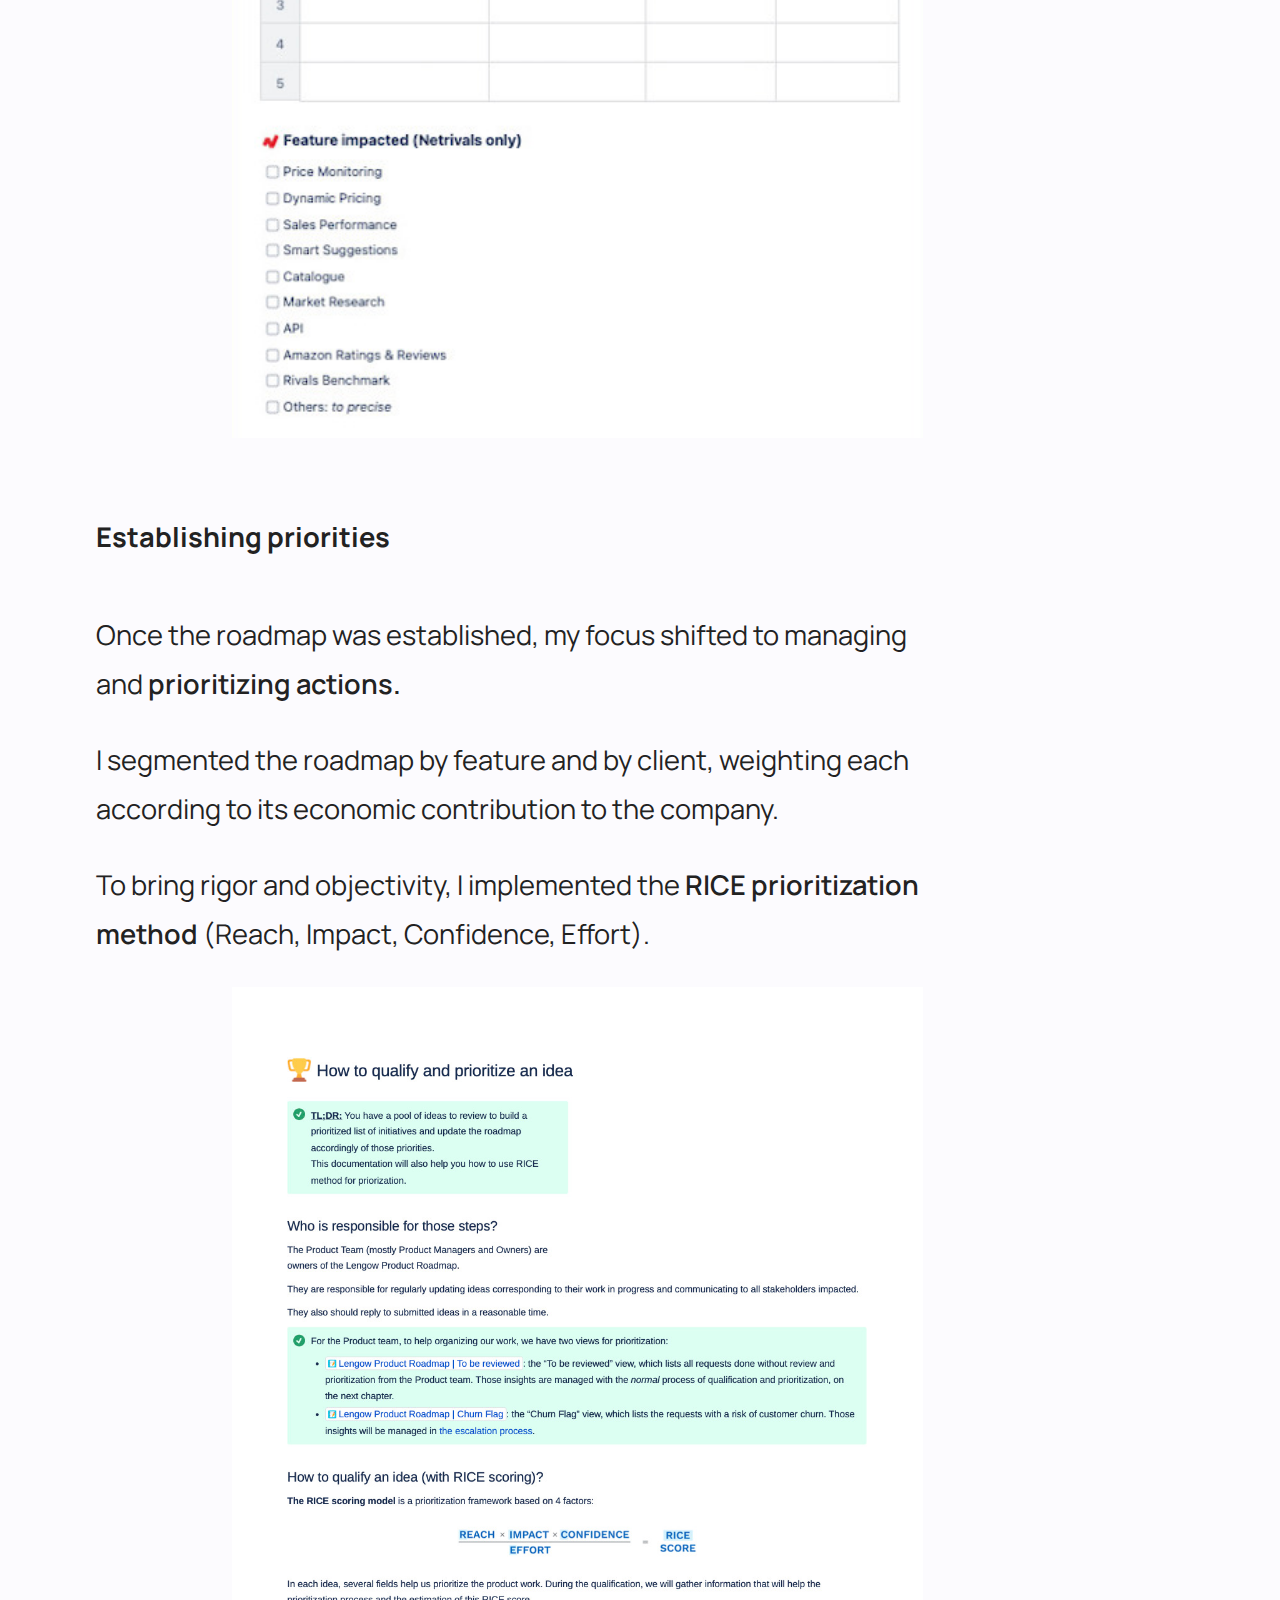
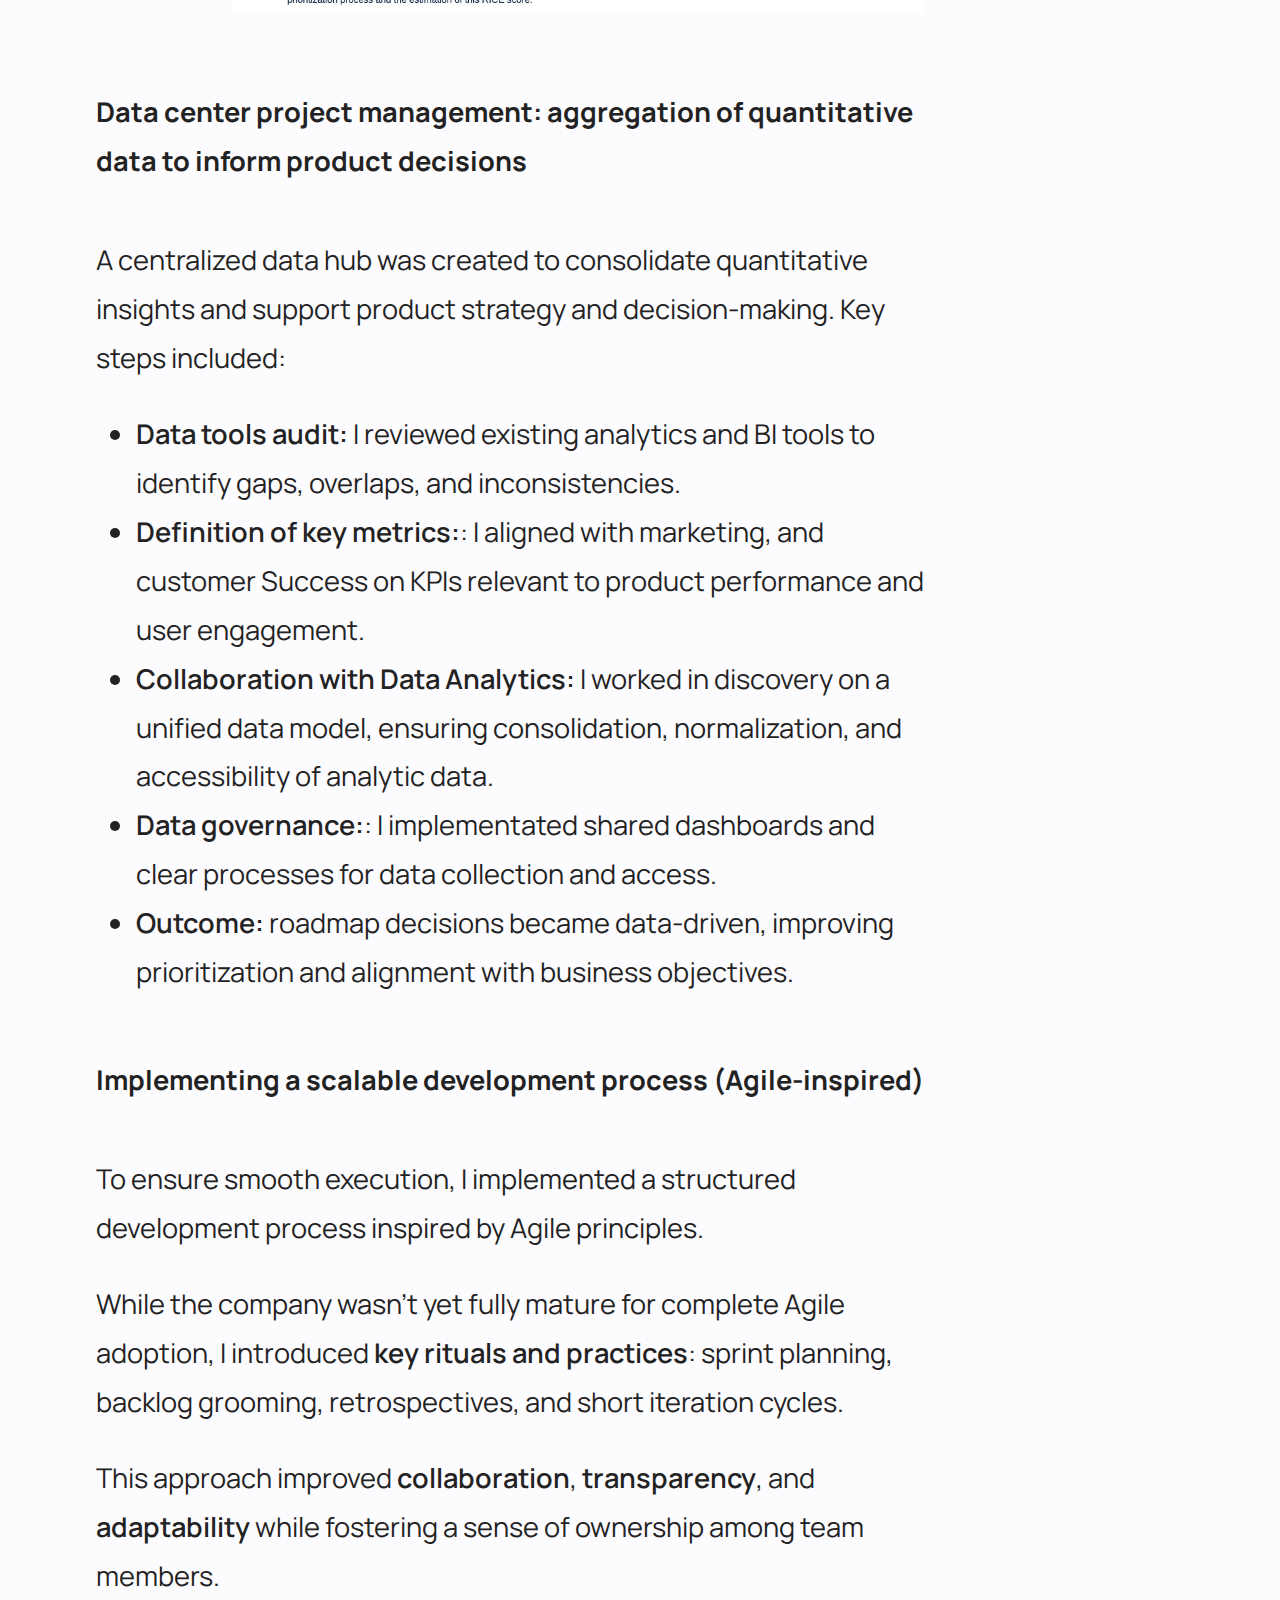
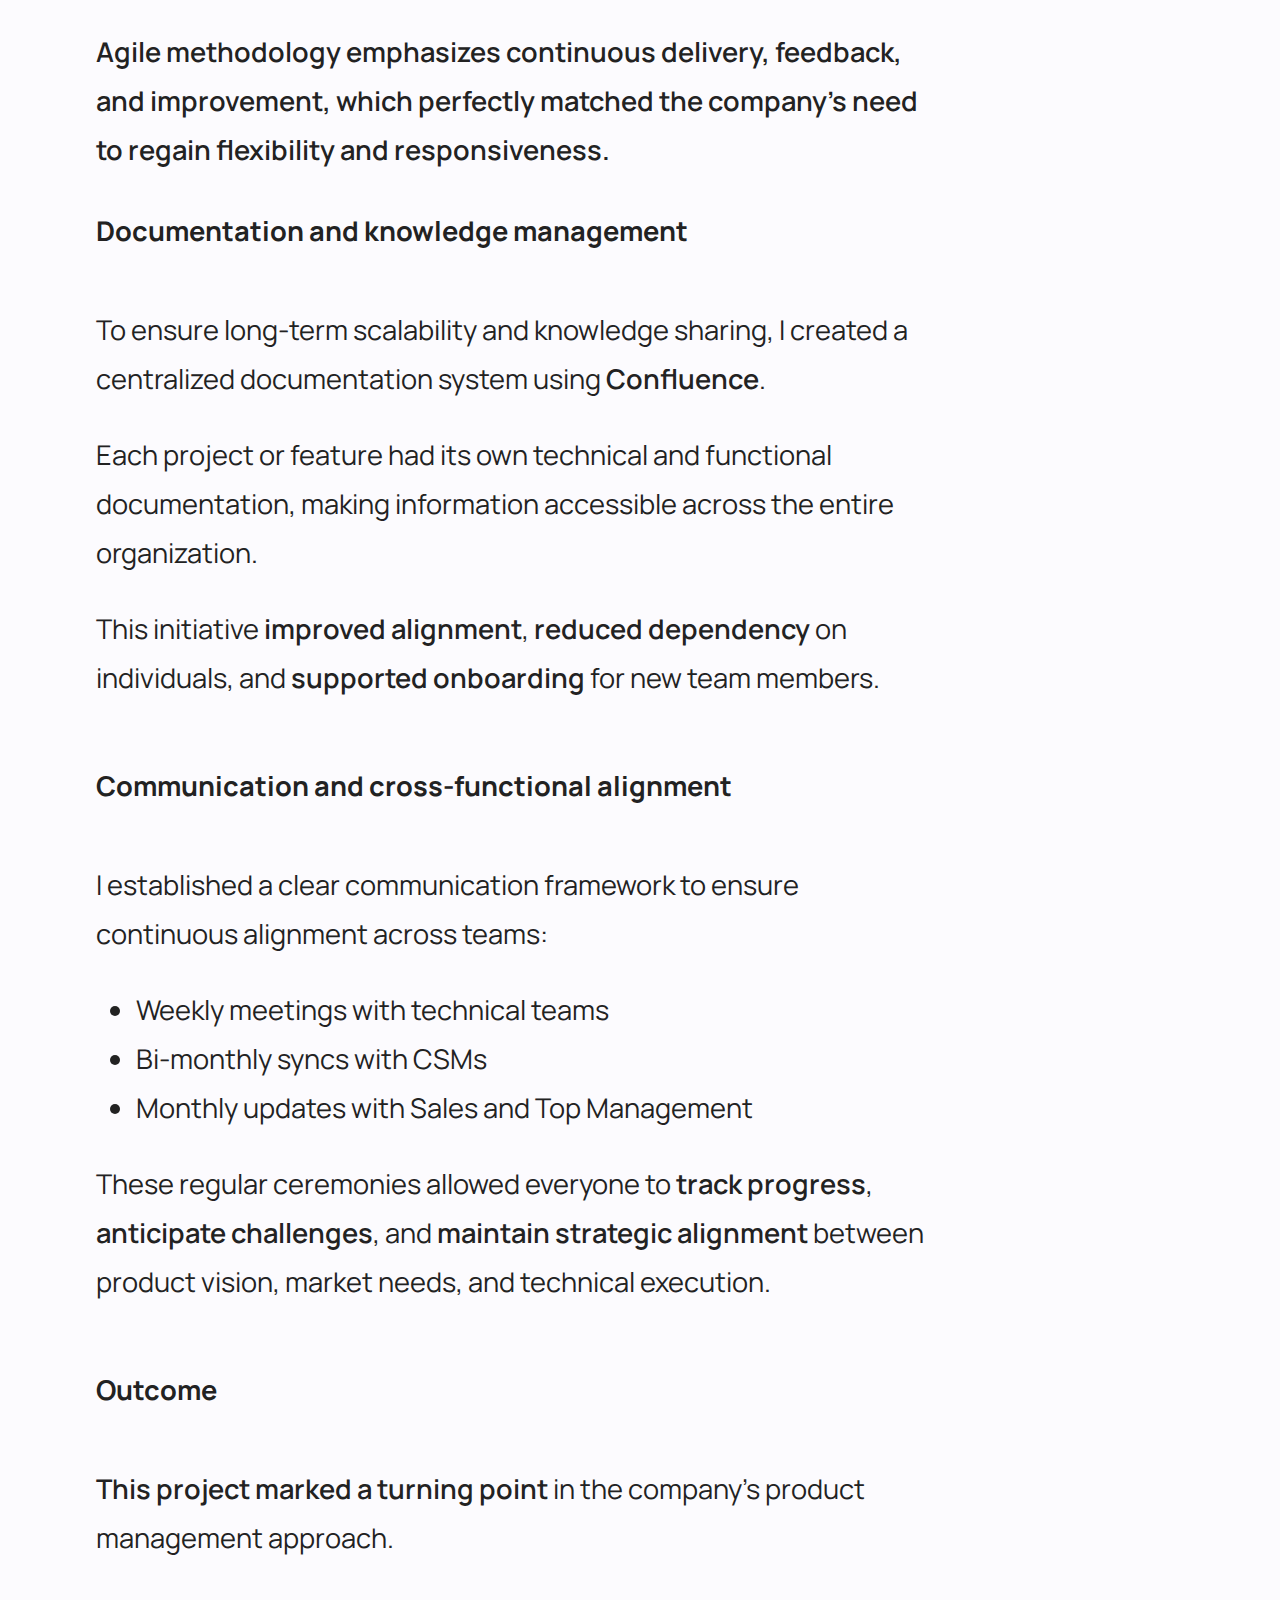
<file: product-manager.html>
<!DOCTYPE html>
<html lang="fr">
<head>
  <meta charset="UTF-8" />
  <meta name="viewport" content="width=device-width, initial-scale=1.0" />
  <title>Projects – Claire MARGAT</title>
  <link rel="stylesheet" href="style.css" />
  <link rel="icon" href="favicon.ico">
</head>

<body>
  <header class="site-header">
  <a href="index.html">
  <img src="logo.jpg" alt="logo_claire_margat"></a>

  <a href="https://calendly.com/claire-margat106/30min" class="header-btn">Schedule a call 📲 </a>
</header>

  <main>

  <section class="project">

    <p><a href="index.html"><b>← back to homepage</b></a></p>
            
            <div class="project1">
              <h1>establishing the Product function for Netrivals</h1>

                <div class="infos">
            <p>May 2023 → June 2024<br>
     BtoB Saas<br>collab. Product Designer, Engeneering team, Product Marketing</p>
   </div>

    <h2>Context</h2>
    
              <p><i>Netrivals</i> is a Spanish price intelligence software which <b>leverages the power of data to enable e-commerce businesses to stay competitive in real time</b>, based on a predefined pricing strategy.</b></p>
              <p>In 2022, Netrivals was acquired by <i>Lengow</i>, an automation platform that helps businesses to manage their product catalogs distribution across multiple sales channels.</p>
              <p>As part of the merger and acquisition, it became necessary to implement a true product culture and to structure the organization. </p>
              <p><b>I got hired to implement the Product function within the organization</b></p>


  <h2>Challenges</h2> 

  <p>Establishing the Product function at Netrivals was particularly challenging due to the absence of structured product governance.</p> 
  <p>The organization operated in a highly reactive mode, with:
  <ul>
    <li>No centralized feedback system</li> 
    <lI>Unclear decision-making processes</lI>
    <li>Direct, unfiltered communication between Customer Success and engineering teams</li></ul>  
    <p>This resulted in frequent interruptions, misaligned priorities, unprofitable technical decisions, and growing technical debt.</p> 
      <p>Additionally, the high variability of client needs across industries, combined with inconsistent feature behavior and fragmented qualitative and quantitative data, made prioritization difficult and often subjective.</p> 
      <p>Implementing a product culture required not only new tools and processes, but also a deep organizational shift to align business value, customer needs, and technical feasibility within a fast-moving B2B SaaS environment.</p>



<h2>Process</h2>

<p>
  The implementation of the Product function followed a structured, <b>step-by-step approach</b>:</p>

<p>
  <ul>
    <li><b>Internal and external preliminary investigation</b> to understand organizational dynamics, decision-making processes, and client needs</li>

<li><b>Identification of key improvement areas</b>, including information flow, feedback management, and product governance</li>

<li><b>Audit and alignment of management tools across entities</b>, leading to the deployment of a centralized product platform and shared roadmap</li>

<li><b>Establishment of structured prioritization</b>, using objective frameworks to align product decisions with business impact</li>

<li><b>Creation of a centralized data foundation</b>, aggregating quantitative insights to inform product strategy and roadmap decisions</li>

<lI><b>Implementation of a scalable, Agile-inspired development process</b>, improving collaboration, transparency, and execution</lI>

<li><b>Deployment of documentation and knowledge management practices</b>, ensuring long-term scalability and efficient onboarding</li>

<li><b>Introduction of a cross-functional communication framework</b>, fostering continuous alignment between Product, Engineering, Customer Success, Sales, and leadership</li>
</ul>
</p>

<h2>Preliminary investigations</h2>

<p>
In order to <b>understand the organization</b>, its internal dynamics, and the product challenges at hand, <b>I conducted a series of interviews and investigations</b> across the organization — <b>internally</b> with CSMs, developers, sales representatives, and top management; <b>externally</b> with clients from different industries.</p>
<p>I conducted interviews among CSMs and technical teams in order to answer the following questions:
</p>

<ul>
  <li>What is the current organisation?</li>
  <li>How are teams working together?</li>
  <li>How are decisions made?</li>
  <li>How effectively are they applied?</li> 
  <li>Do those actions add value to business?</li>
  <li>Do those actions make lose money to business?</li>
</ul>

<p>Audit preliminary results allow to identify the following painpoints:</p>
<ul>
<li>Absence of process and tools for gathering and following feedbacks</li>
<li>No defined communication layer between Customer Success Managers (CSMs) and the technical teams</li>
<li>Technical decisions lacking business informations</li></ul>

<p>The current organisation revealed a <b>lack of visibility into business priorities</b> and <b>limited structured product governance</b>.</p>

<div class="project">
<figure>
          <img src="orgabefore.jpg" alt="organization" width="30%">
         
        </figure>
      </div>

<p>As a result, CSMs were directly transmitting client requests to developers, often bypassing product evaluation. </p></li>Technical teams would be pressued and interrupted in their work.

<p> Would result <b>unbalancing resource allocation</b>, <b>unprofitable decisions</b>, and the <b>accumulation of significant technical debt</b> across the platform.</p>


<p>I also conducted interviews among clients in order to answer the following questions:</p>

<ul><li>What are the clients needs?</li>
<li>Is the product effectively answering their needs?</li> 
<li>What challenges and difficulties are the clients facing?</li> 
<li>How is the clients pool structured?</li></ul>

<h2>Room for improvement! </h2>

<p>Through this process, I uncovered key challenges such as the high variability of client needs across industries, inconsistent feature behavior, and a lack of unified feedback channels. I also noticed difficulties in prioritizing or escalating clients requests effectively.</p> 


<p><b>This first phase revealed not only the need for better tools and organisation but also for a true product culture — one that aligns business value, customer needs, and technical feasibility.</b></p>

<div class="project">
<figure>
        <img src="orgaafter.jpg" alt="organization" width="30%">
      </figure>
    </div>

<h2>Management tools audit and alignment across entities: moving away from a static Excel file to a dynamic and transparent system</h2>

<p>Following this diagnostic phase, I conducted an audit of existing tools and processes with the goal of rationalizing resources across the group’s two entities (following the recent merger and acquisition).</p>
<p>After deep market study and evaluation, I selected <b>Jira Product Discovery, a newly launched and free tool by Atlassian</b>, as the primary platform for product management.</p> 


<p>I deployed the tool for Netrivals and later, at the group level, for Lengow.</p> 
<p>I gathered the existing feedback history within the organization, configured the Jira Product Discovery tool according to the activity’s criteria, integrated the existing feedback, and created an idea submission form so that everyone could share product improvement and development ideas.</p> 
<p><b>The CSMs were briefed on the feedback from their clients and were able to stay informed in real time about the prioritization of topics being addressed as well as their progress.</b></p>

<p>I designed a structured process for ticket creation, review, documentation and synchronization with the roadmap.<p> 

<p>This gave all stakeholders a shared view of ongoing and upcoming projects<Lp>.

<div class="project">
<figure>
  <img src="roadmap.jpg" alt="roadmap">
</figure>
</div>

<h2>Smooting interactions between teams</h2>

<p>The implementation of Jira Product Discovery had several advantages:
<ul>
  <li>Being completely free for use</li>
  <li>Allowing collection of ideas</li>
  <li>Centralizing feedbacks and allowing dynamic follow-up of the idea</li>
  <li>Structuring prioriaztion</li>
  <li>Giving visibility over the company's WIGs (Widely Important Goals)</li>
  <li>Offering a dynamic view of the roadmap</li>
  <li>Being compatible for integratation with the existing ecosystem: Jira Software (used by developers) and Zendesk (used by the support and customer service teams)</li>
 </ul> 

 <p>I designed a form for idea colection based on the organisation and software specificities.</p>

<div class="project">
 <figure>
  <img src="form.jpg" alt="form">
</figure>
</div>




<h2>Establishing priorities</h2>

<p>Once the roadmap was established, my focus shifted to managing and <b>prioritizing actions.</b></p>

<p>I segmented the roadmap by feature and by client, weighting each according to its economic contribution to the company.</p>

<p>To bring rigor and objectivity, I implemented the <b>RICE prioritization method</b> (Reach, Impact, Confidence, Effort).</p>

<div class="project">
<figure>
  <img src="rice.jpg" alt="rice">
</figure>
</div>

<h2>Data center project management: aggregation of quantitative data to inform product decisions</h2>

<p>A centralized data hub was created to consolidate quantitative insights and support product strategy and decision-making. Key steps included:</p>

<ul>
  <li>
    <strong>Data tools audit:</strong> I reviewed existing analytics and BI tools to identify gaps, overlaps, and inconsistencies.
  </li>

  <li>
    <strong>Definition of key metrics:</strong>: I aligned with marketing, and customer Success on KPIs relevant to product performance and user engagement.
  </li>

  <li>
    <strong>Collaboration with Data Analytics:</strong> I worked in discovery on a unified data model, ensuring consolidation, normalization, and accessibility of analytic data.
  </li>

  <li>
    <strong>Data governance:</strong>: I implementated shared dashboards and clear processes for data collection and access.
  </li>

  <li>
    <strong>Outcome:</strong> roadmap decisions became data-driven, improving prioritization and alignment with business objectives.
  </li>
</ul>


<h2>Implementing a scalable development process (Agile-inspired)</h2>

<p>To ensure smooth execution, I implemented a structured development process inspired by Agile principles.</p>
<p>While the company wasn’t yet fully mature for complete Agile adoption, I introduced <b>key rituals and practices</b>: sprint planning, backlog grooming, retrospectives, and short iteration cycles.</p>
<p>This approach improved <b>collaboration</b>, <b>transparency</b>, and <b>adaptability</b> while fostering a sense of ownership among team members.</p>

<b>Agile methodology emphasizes continuous delivery, feedback, and improvement, which perfectly matched the company’s need to regain flexibility and responsiveness.</b>

<h2>Documentation and knowledge management</h2>

<p>To ensure long-term scalability and knowledge sharing, I created a centralized documentation system using <b>Confluence</b>.</p>
<p>Each project or feature had its own technical and functional documentation, making information accessible across the entire organization.</p>
<p>This initiative <b>improved alignment</b>, <b>reduced dependency</b> on individuals, and <b>supported onboarding</b> for new team members.</p>

<h2>Communication and cross-functional alignment</h2>

<p>I established a clear communication framework to ensure continuous alignment across teams:</p>

<ul>
<li>Weekly meetings with technical teams</li>
<li>Bi-monthly syncs with CSMs</li>
<li>Monthly updates with Sales and Top Management</li>
</ul>

<p>These regular ceremonies allowed everyone to <b>track progress</b>, <b>anticipate challenges</b>, and <b>maintain strategic alignment</b> between product vision, market needs, and technical execution.</p>

<h2>Outcome</h2>


<p><b>This project marked a turning point</b> in the company’s product management approach.
<p>By introducing structure, tools, and a product-centric mindset, I helped transform an organization once driven by technical urgency into one capable of making data-driven, customer-focused, and business-aligned product decisions.</p>

  <p><b>Within a few months, the team managed to address 30% more high-priority requests, significantly reduce backlog and duplicate tickets, and, most importantly, establish a genuine business-driven culture within the company.</b></p>

<p><b>The result was a stronger, more mature, and more scalable product organization — ready to support growth and innovation.</b></p>
</p>    

         <br>
             
<p><a href="index.html"><b>← back to homepage</b></a></p>
<br>

            </main>

          <footer>
    <h2>Contact</h2>
    <div class="contact-info">℡    <a href="https://web.whatsapp.com/">+33 6 84 44 80 45</a></p>
    <p>@ <a href="mailto:claire.margat@outlook.com">claire.margat@outlook.fr</a></p>
    <p>[in] <a href="https://www.linkedin.com/in/claire-margat-99587173/" target="https://www.linkedin.com/in/claire-margat-99587173/" rel="noopener noreferrer">linkedIn</a></p></div>
    <p><strong> English, French, Spanish </strong></p>
  <div class="signature">
    <br>
  <p>© 2025 Claire MARGAT - portfolio</p></div>
</footer>
        </body>
        </html>
</file>
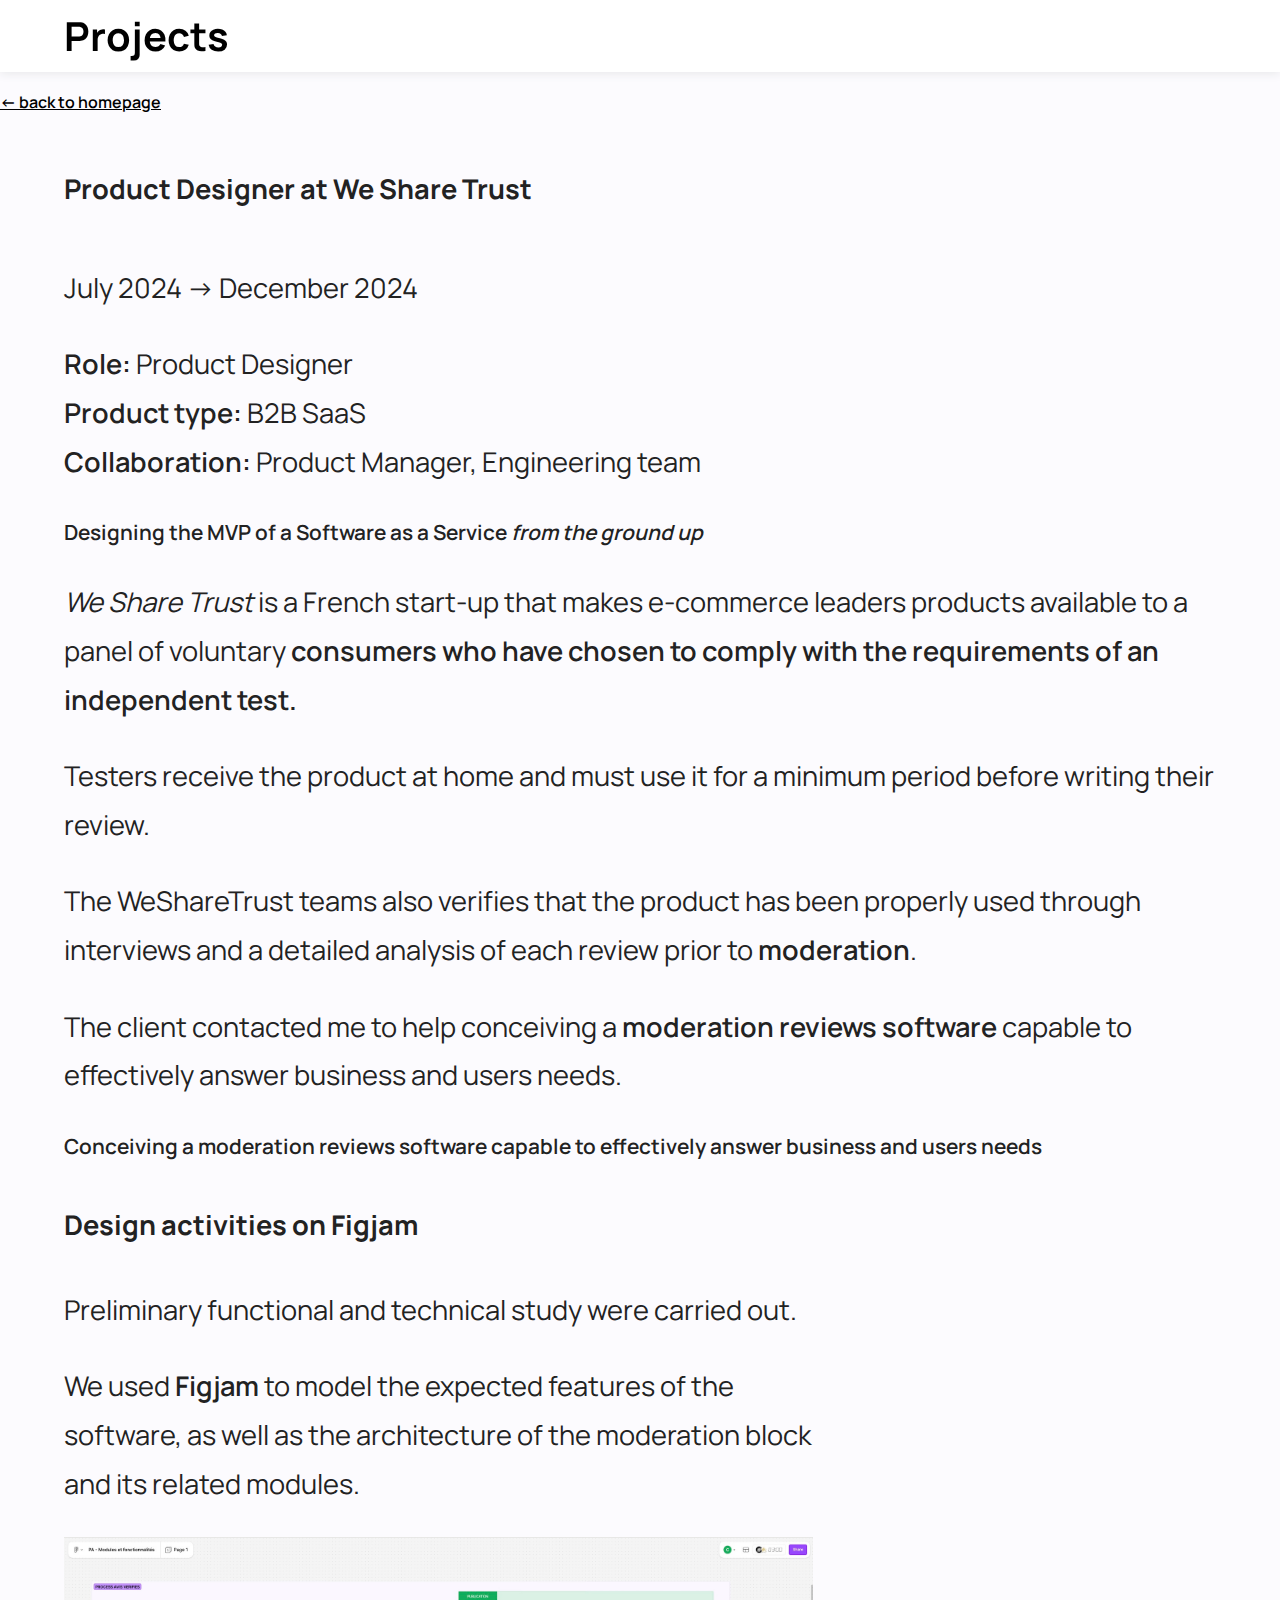
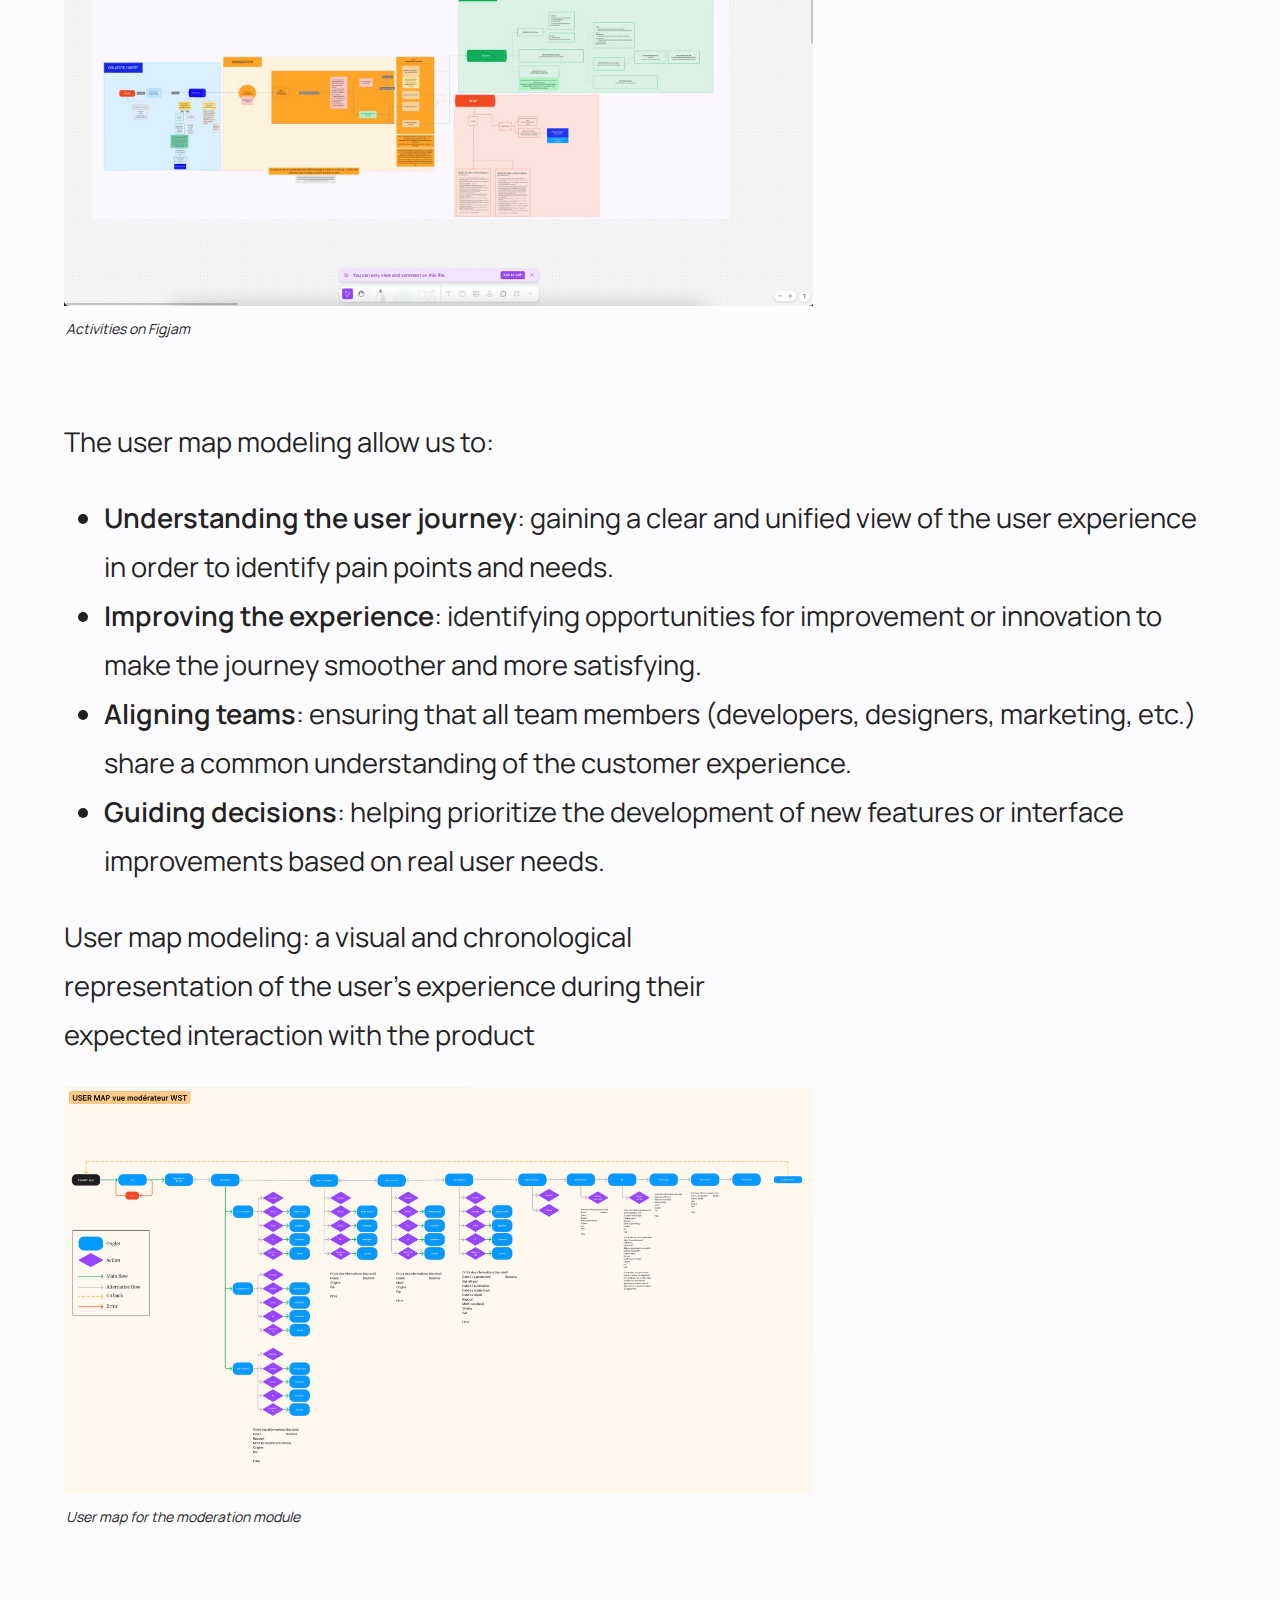
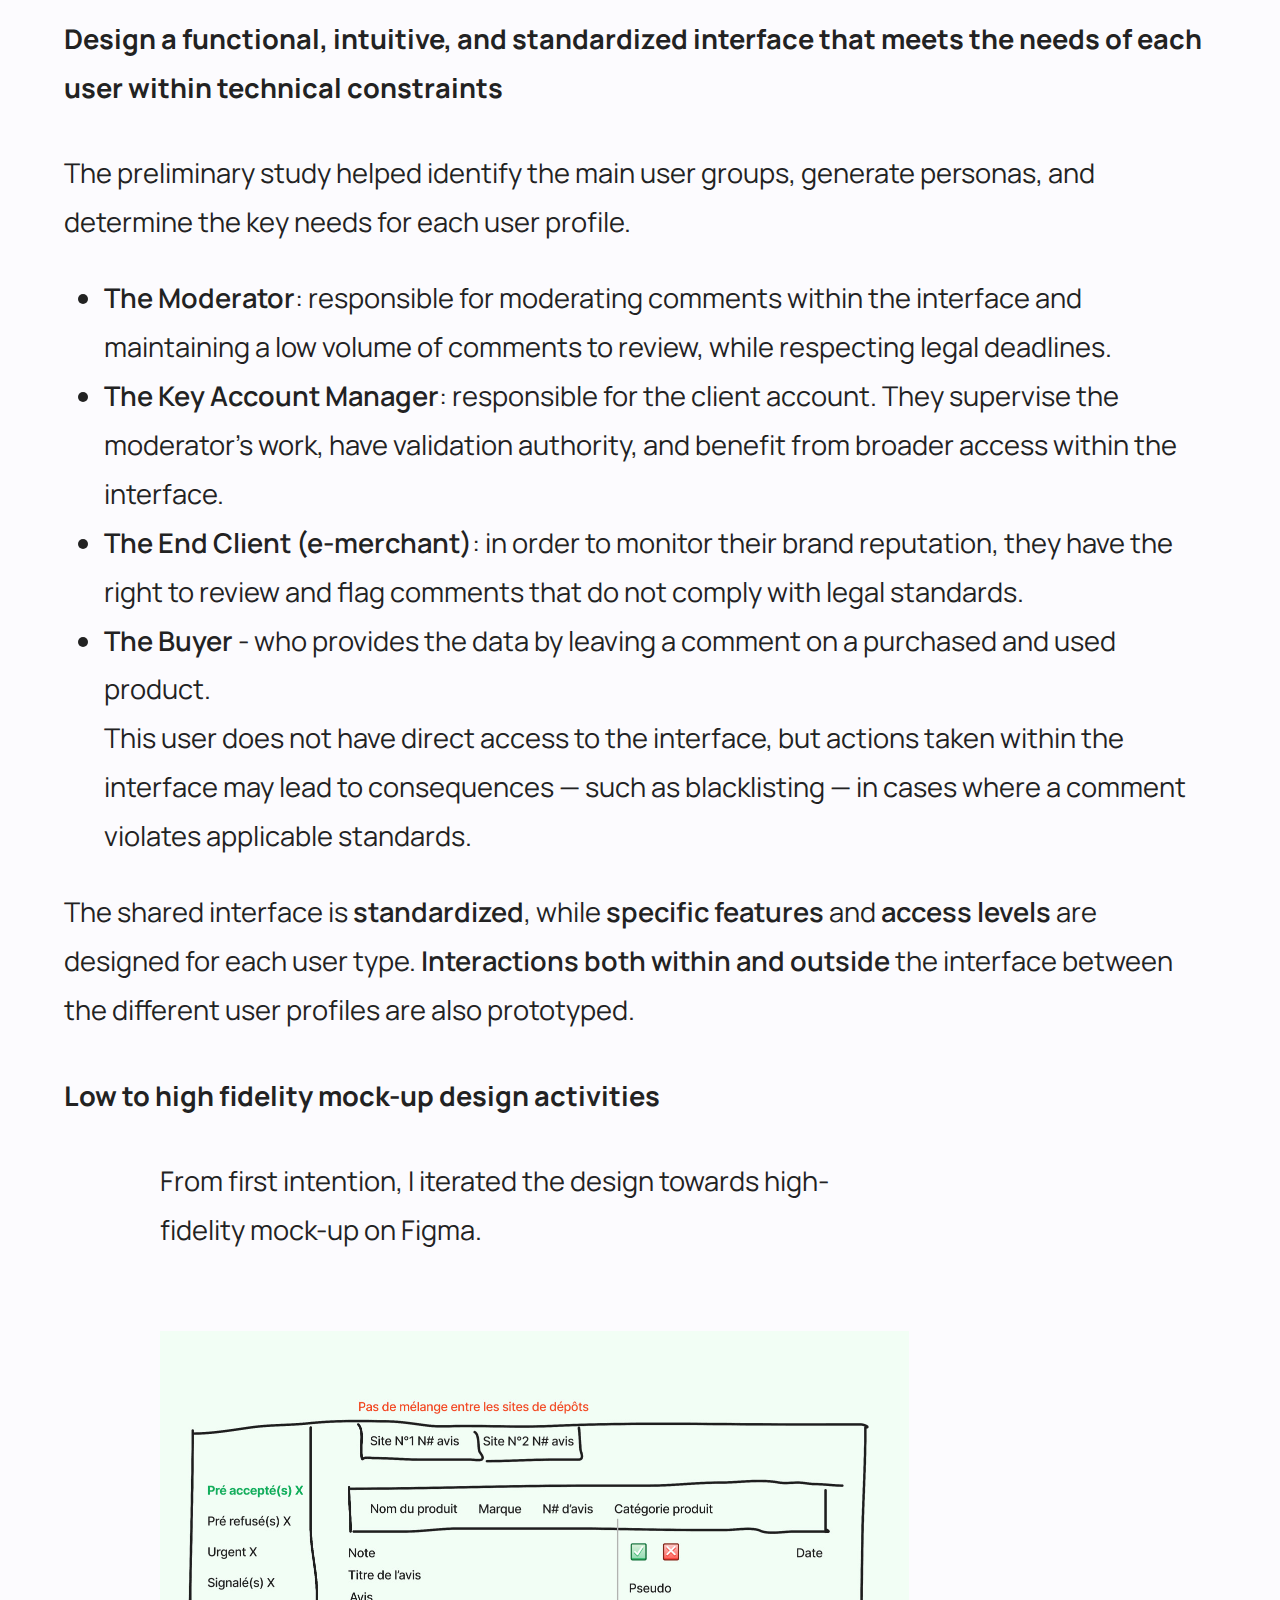
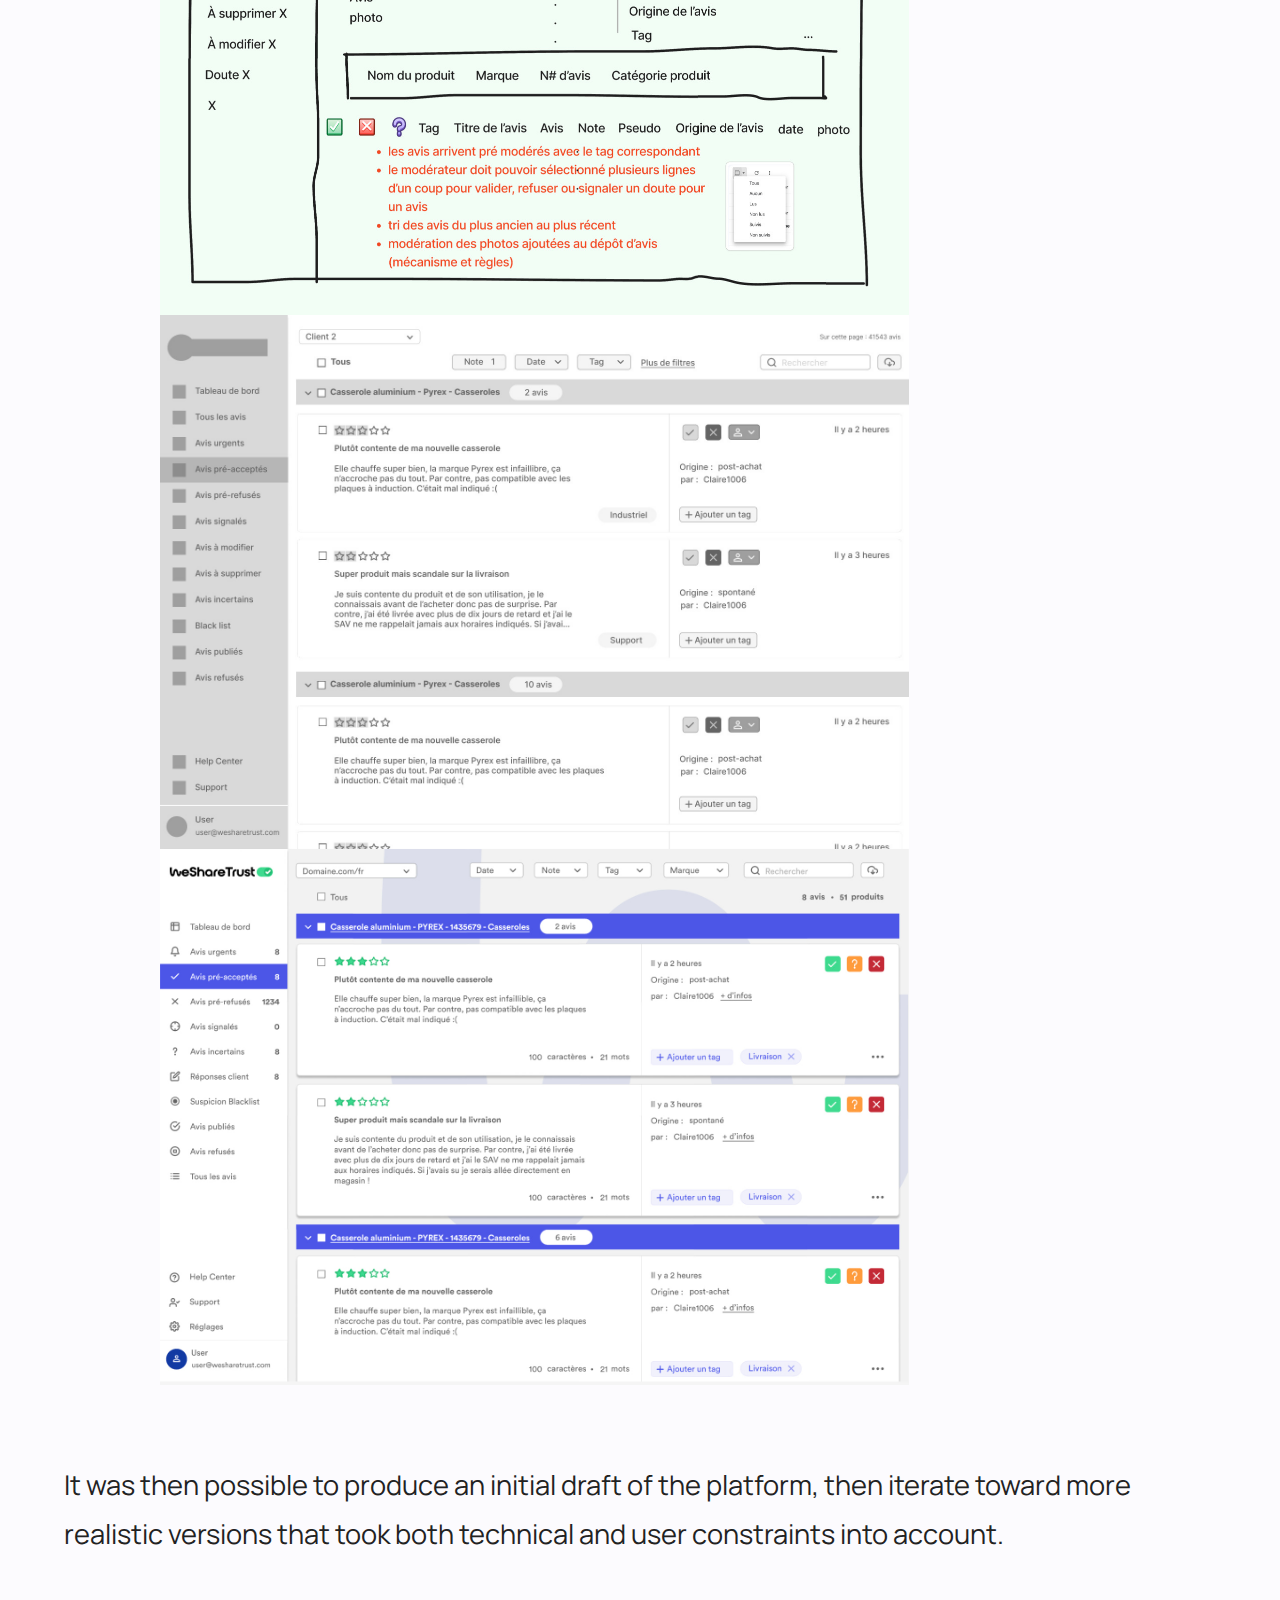
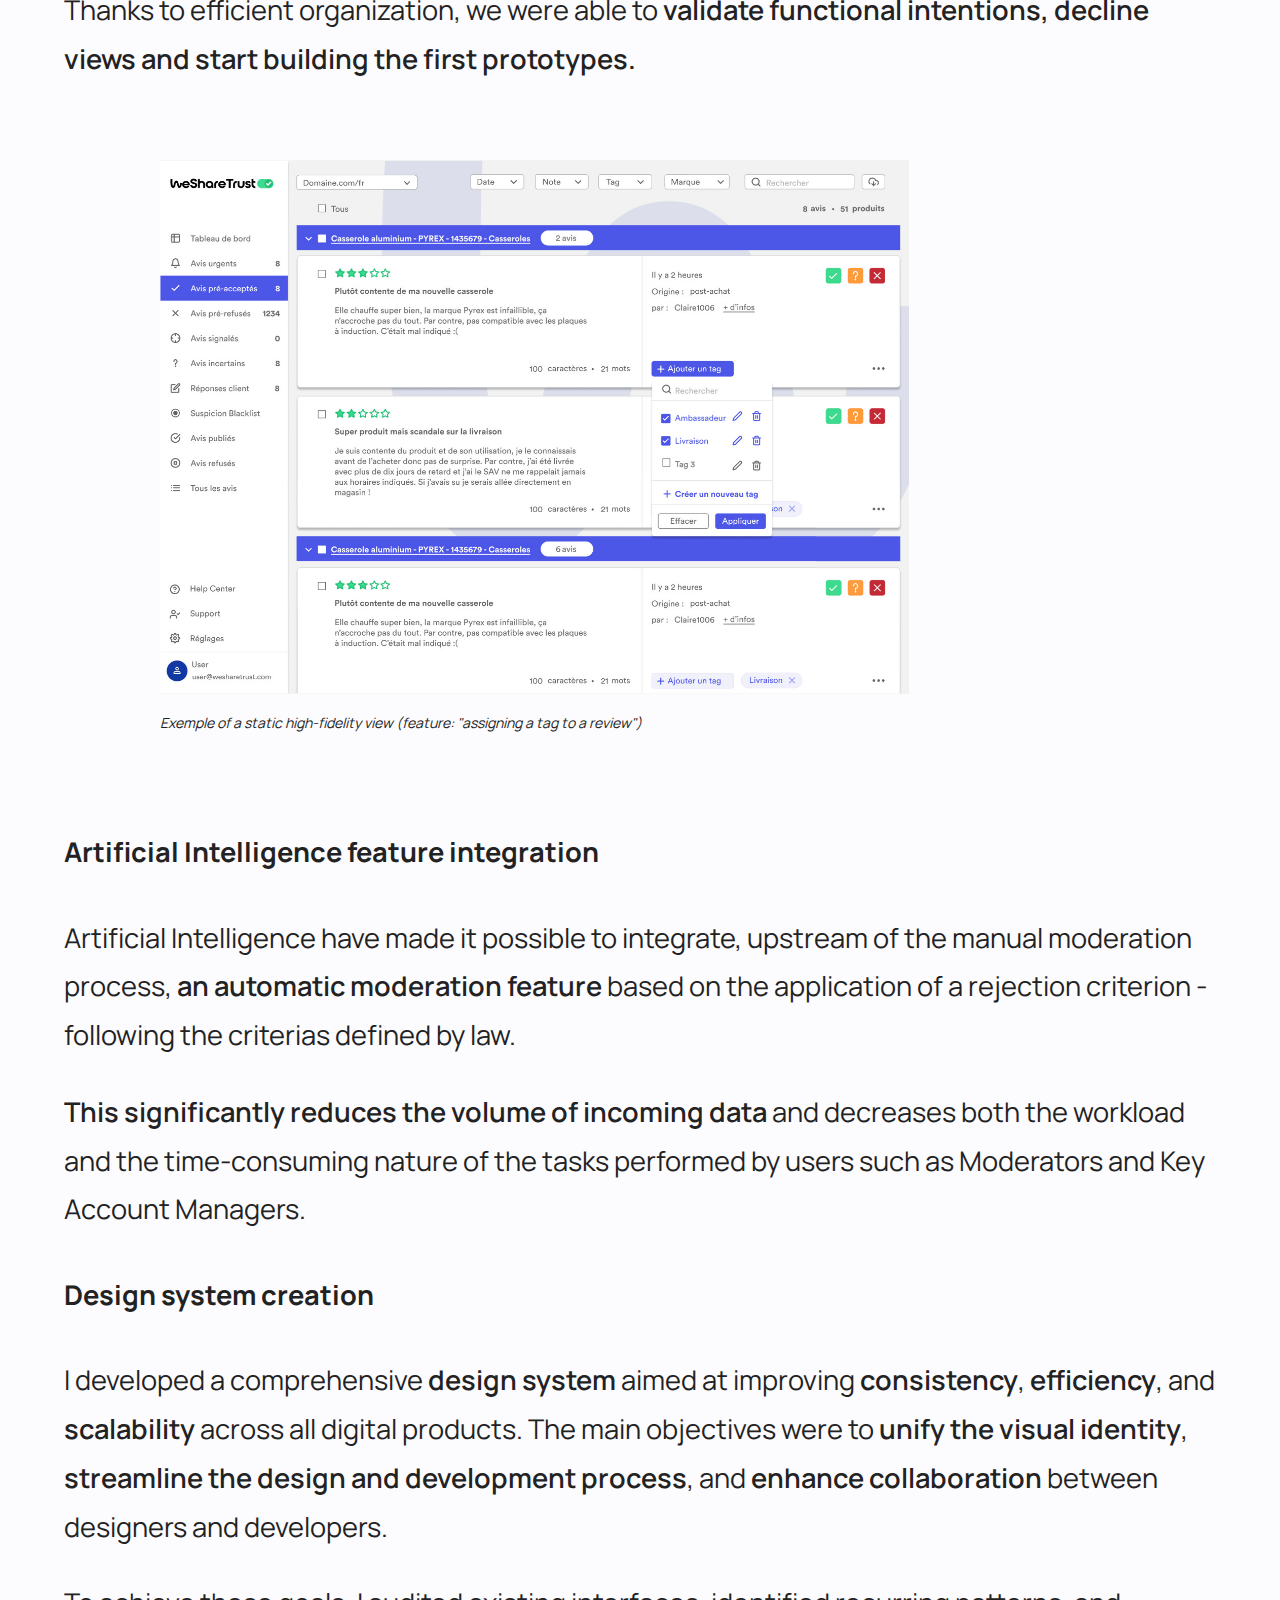
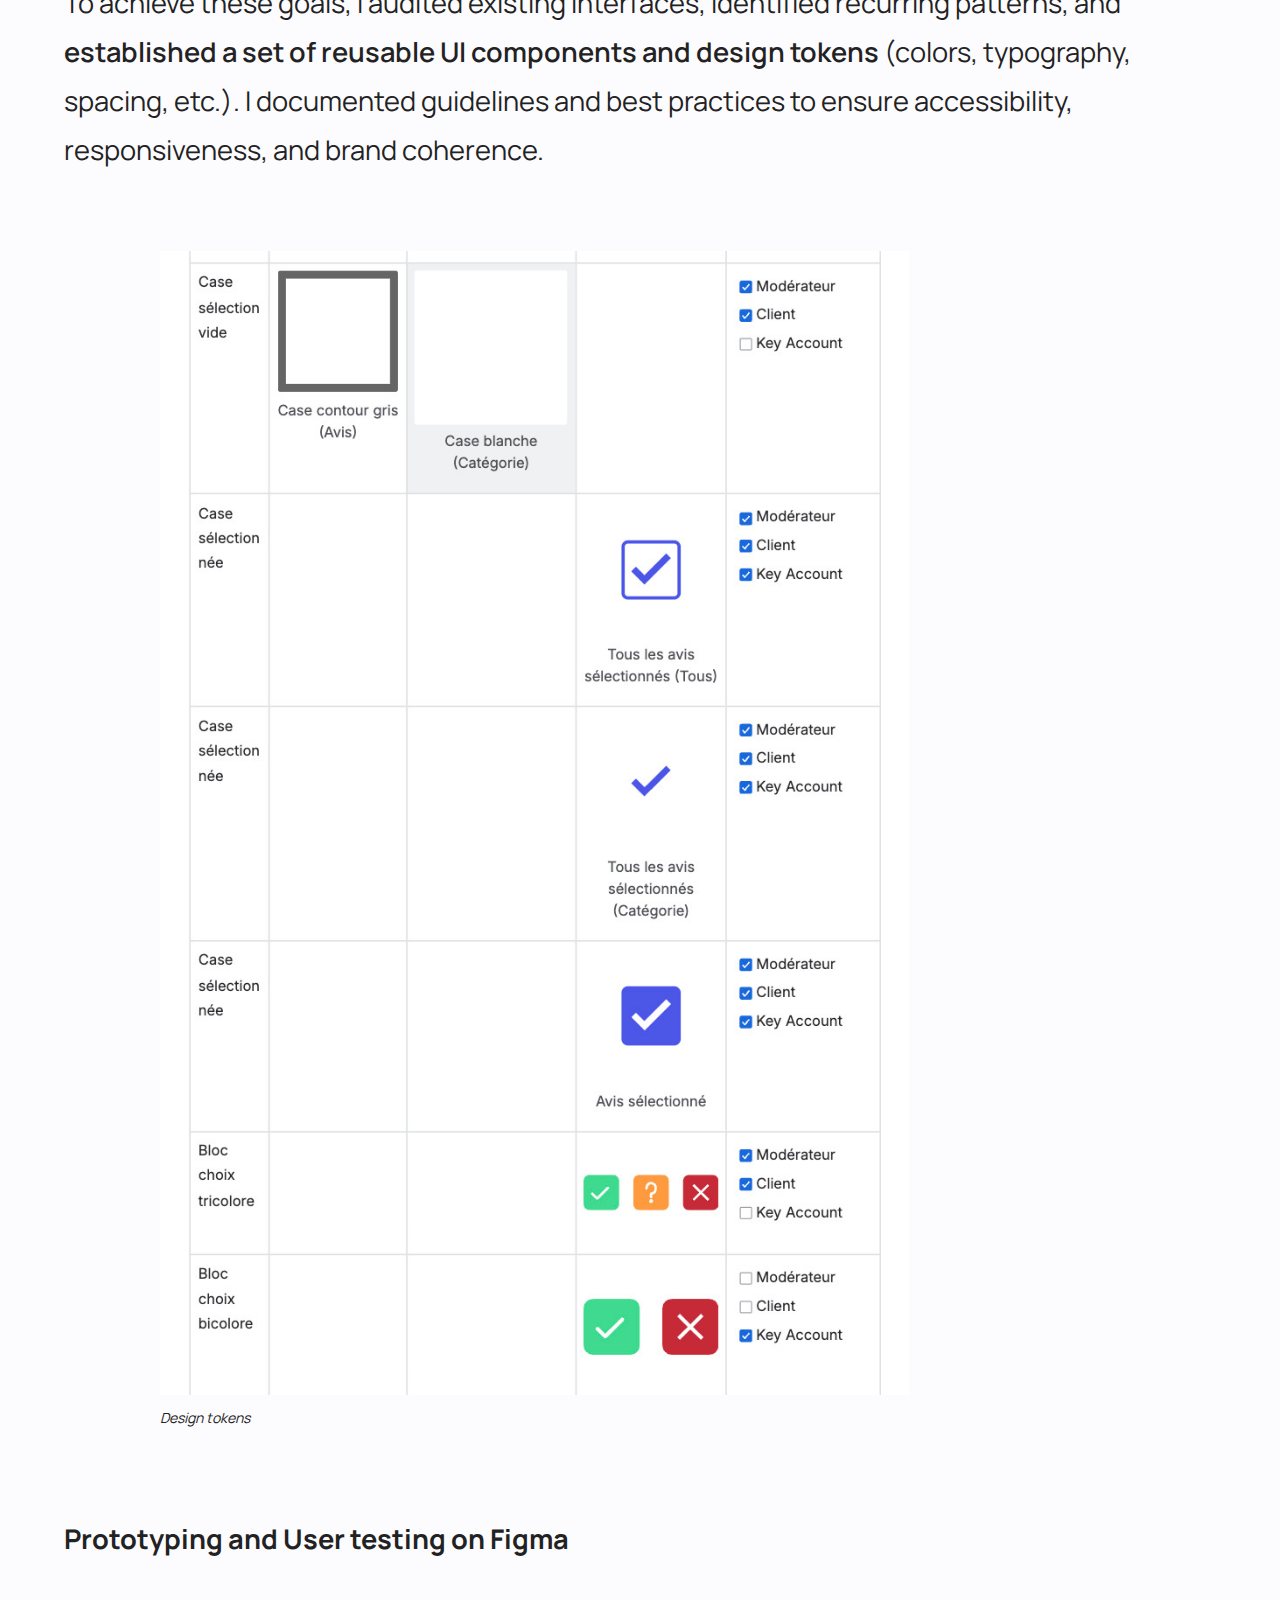
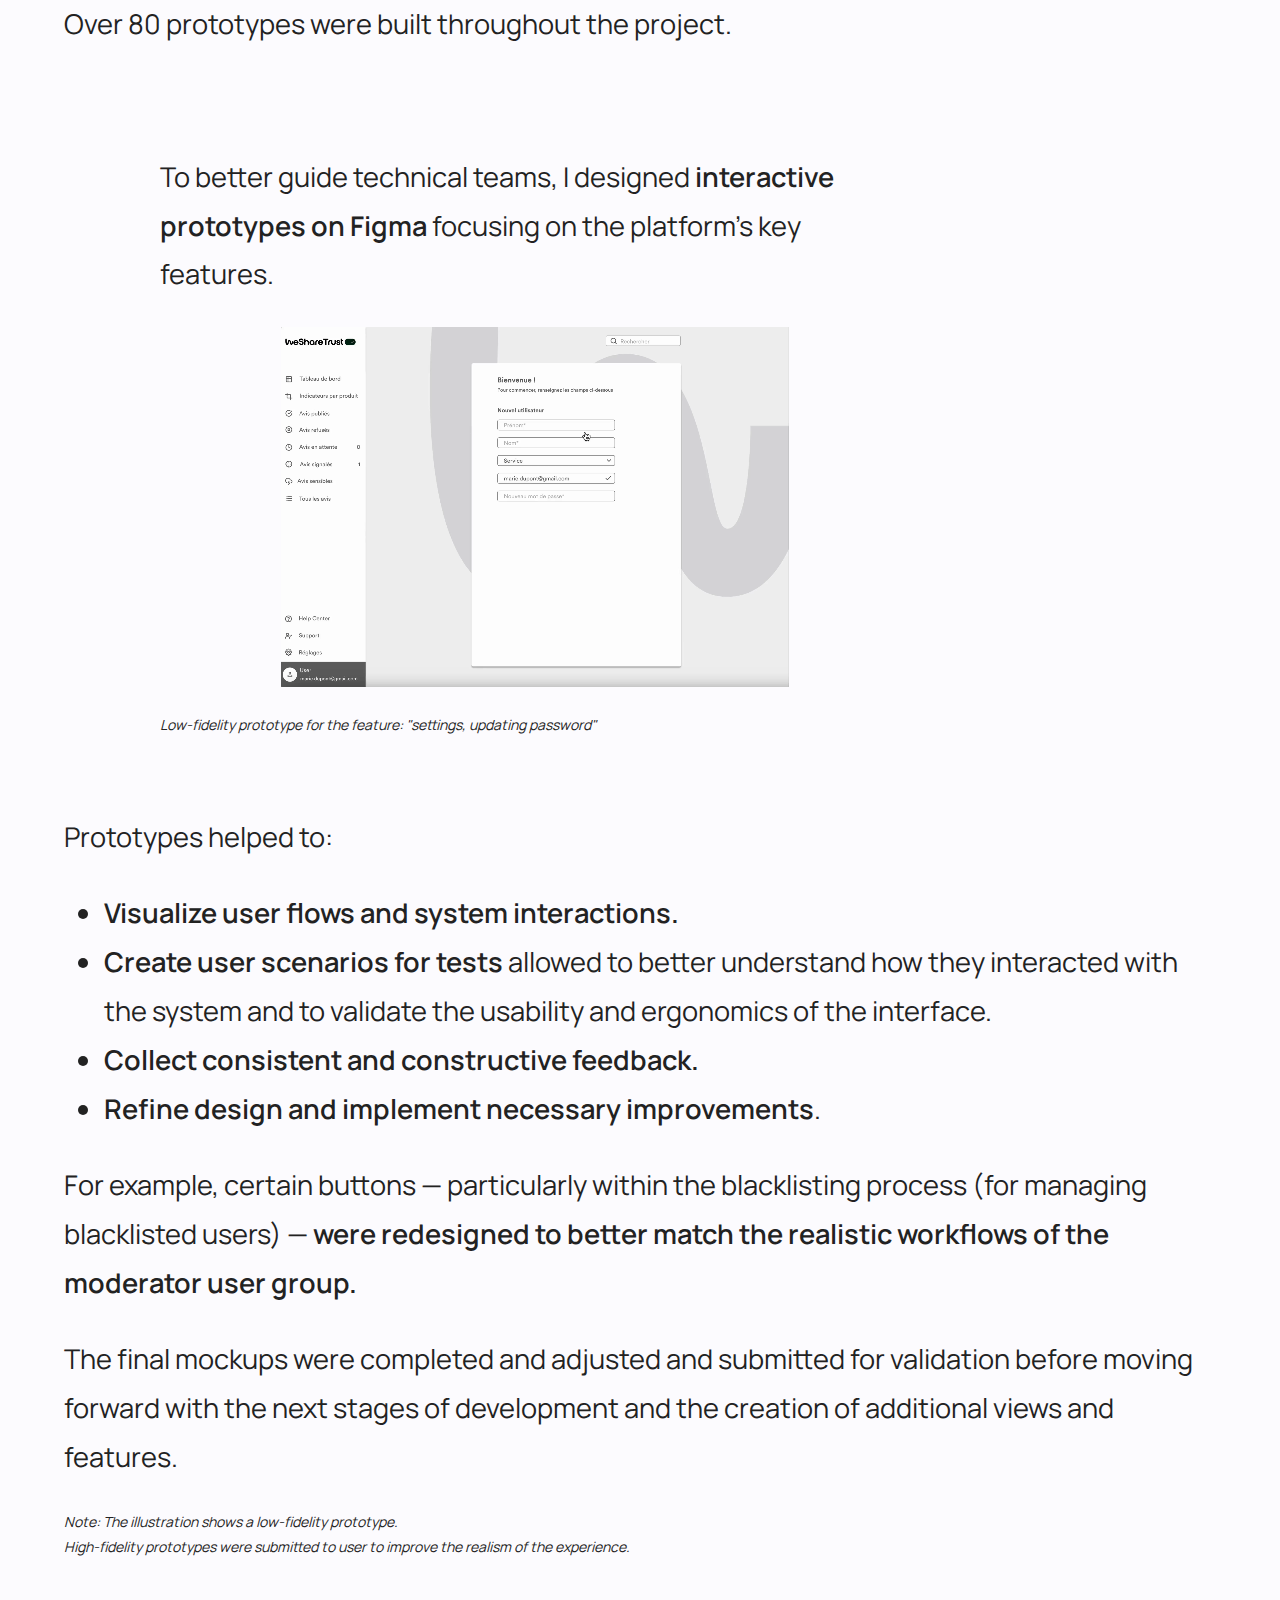
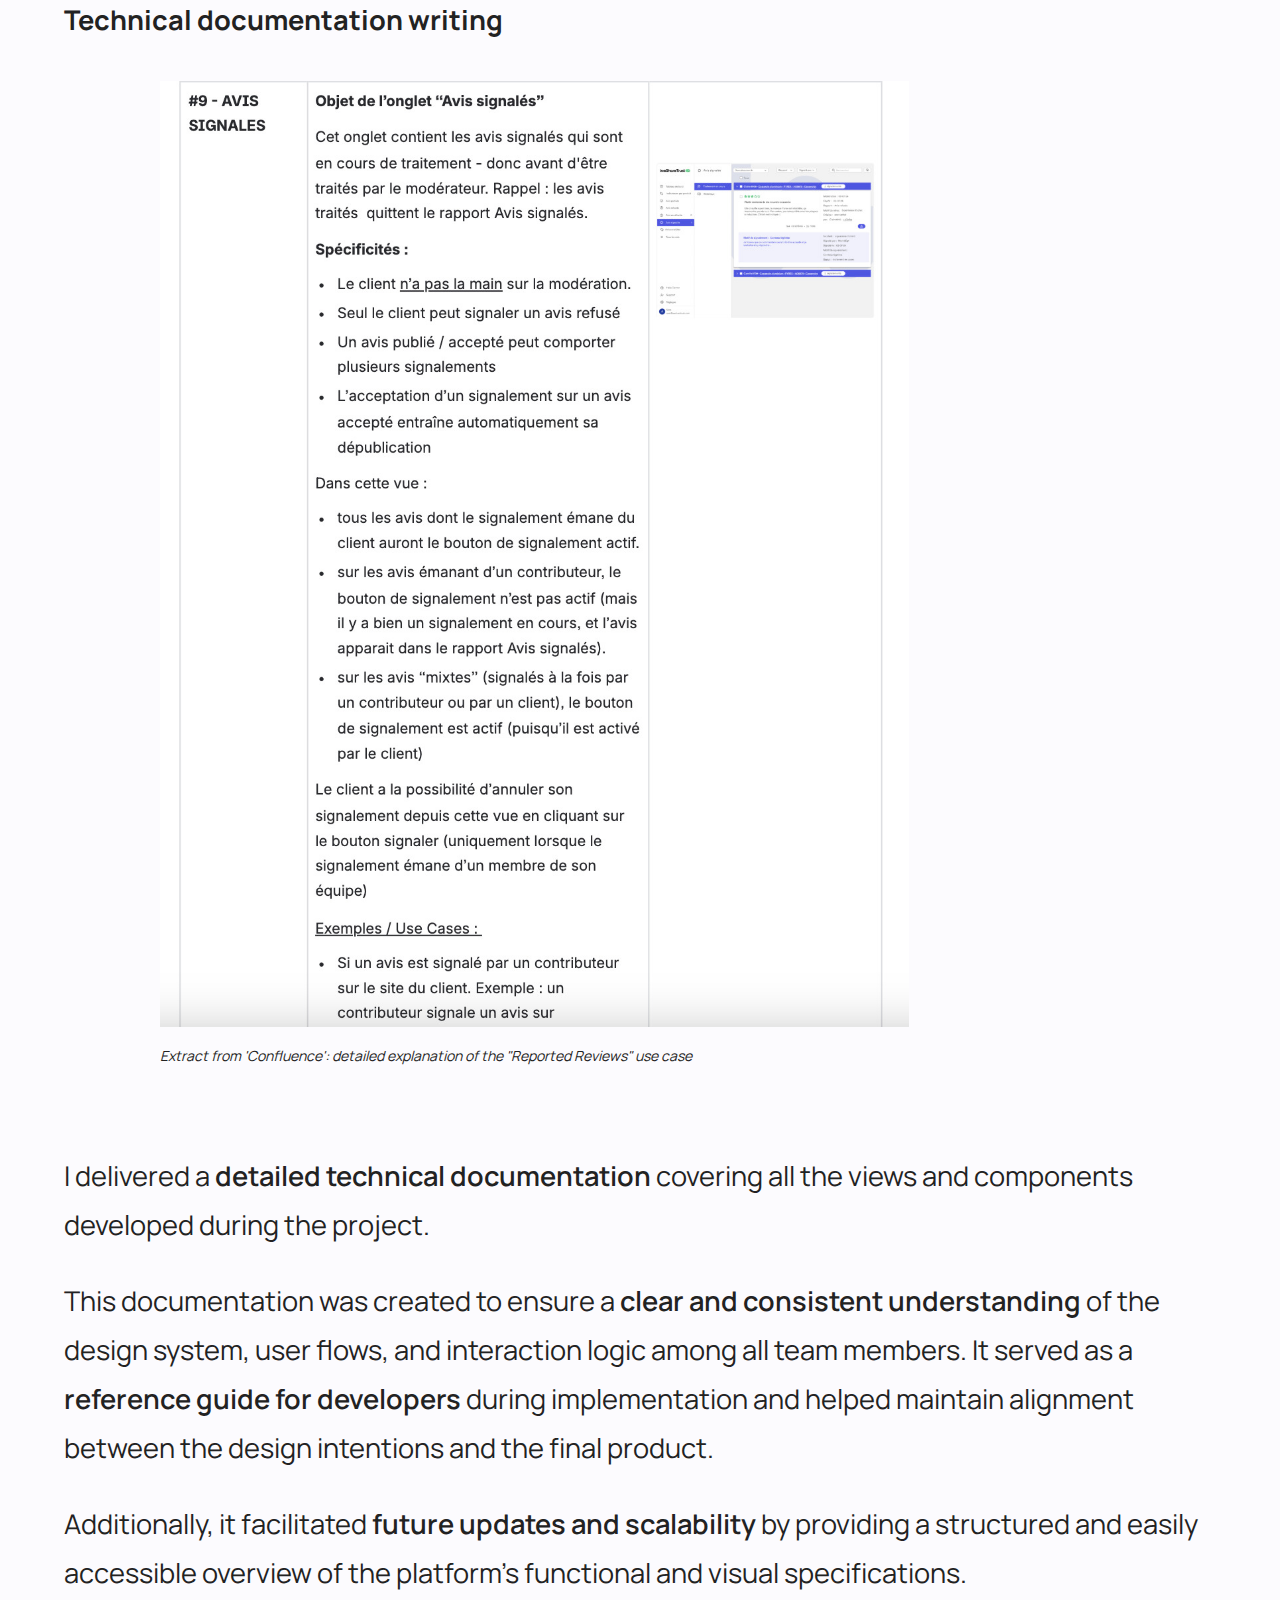
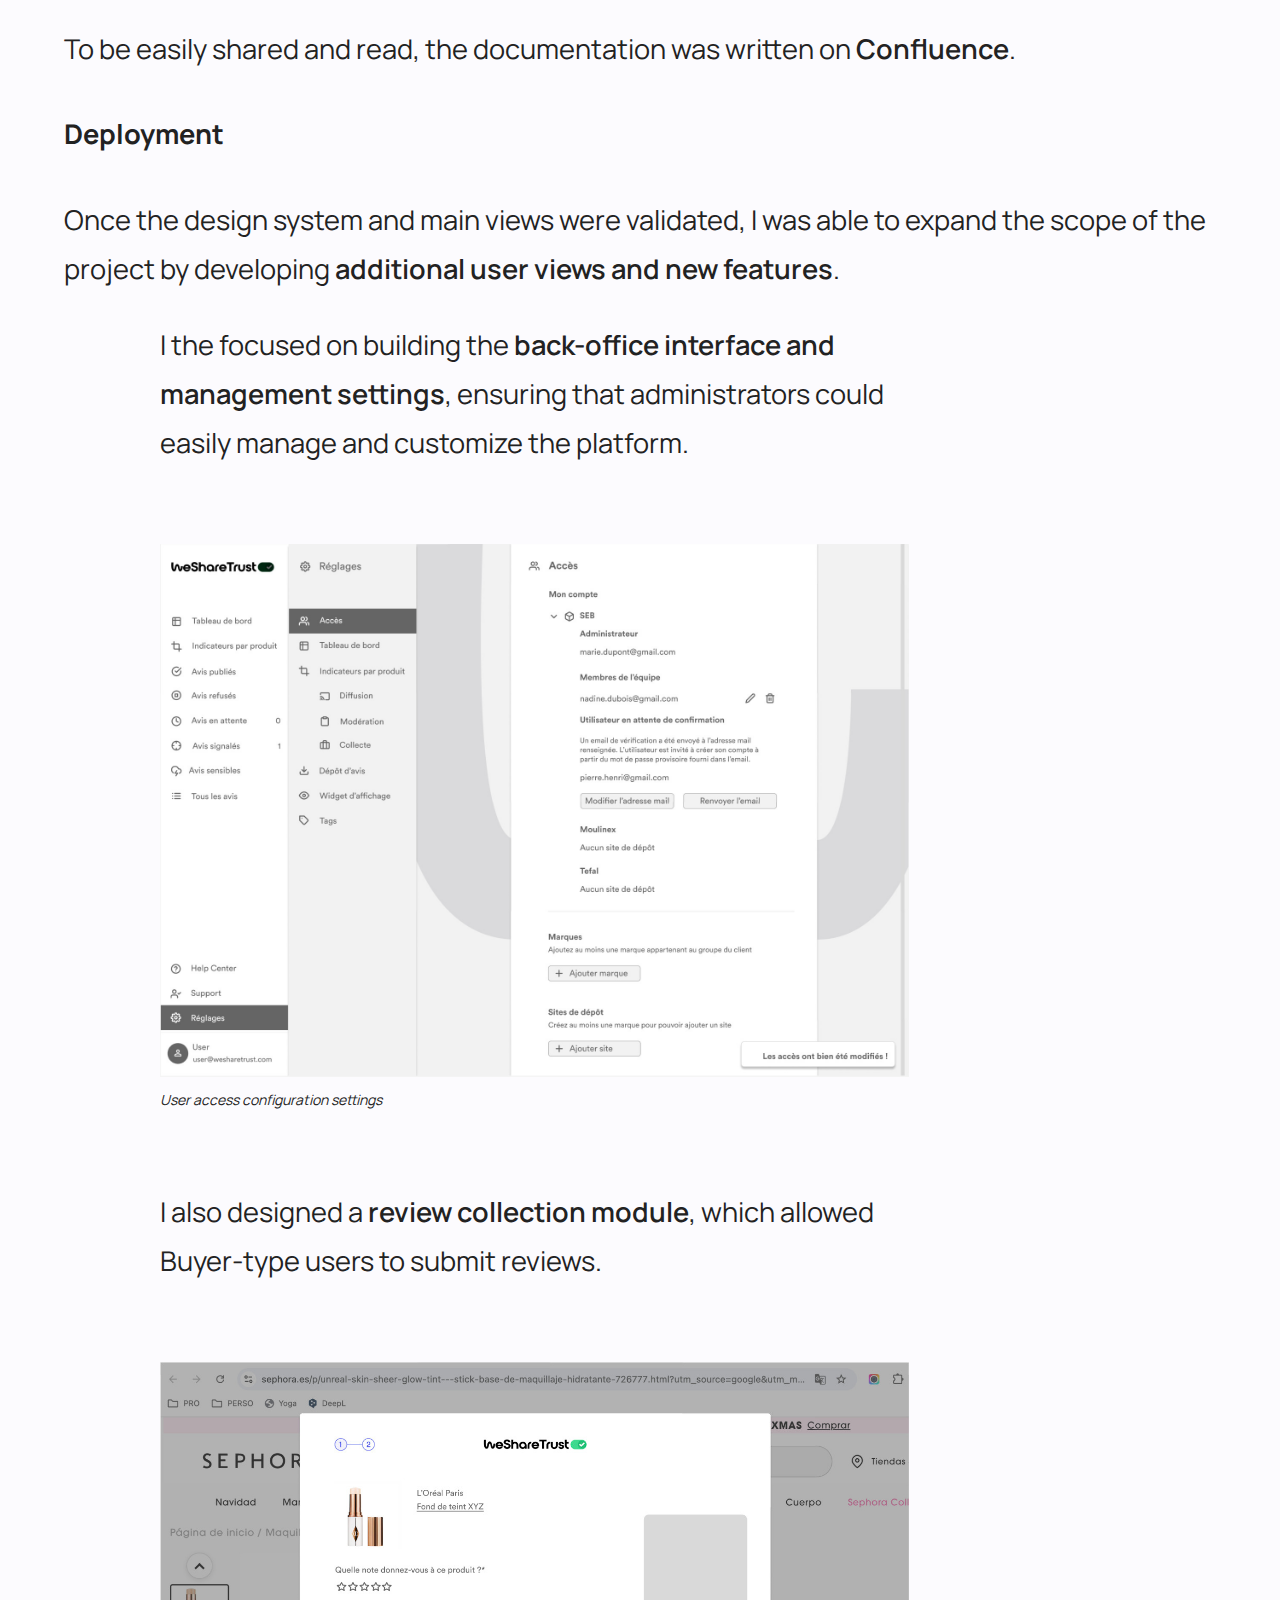
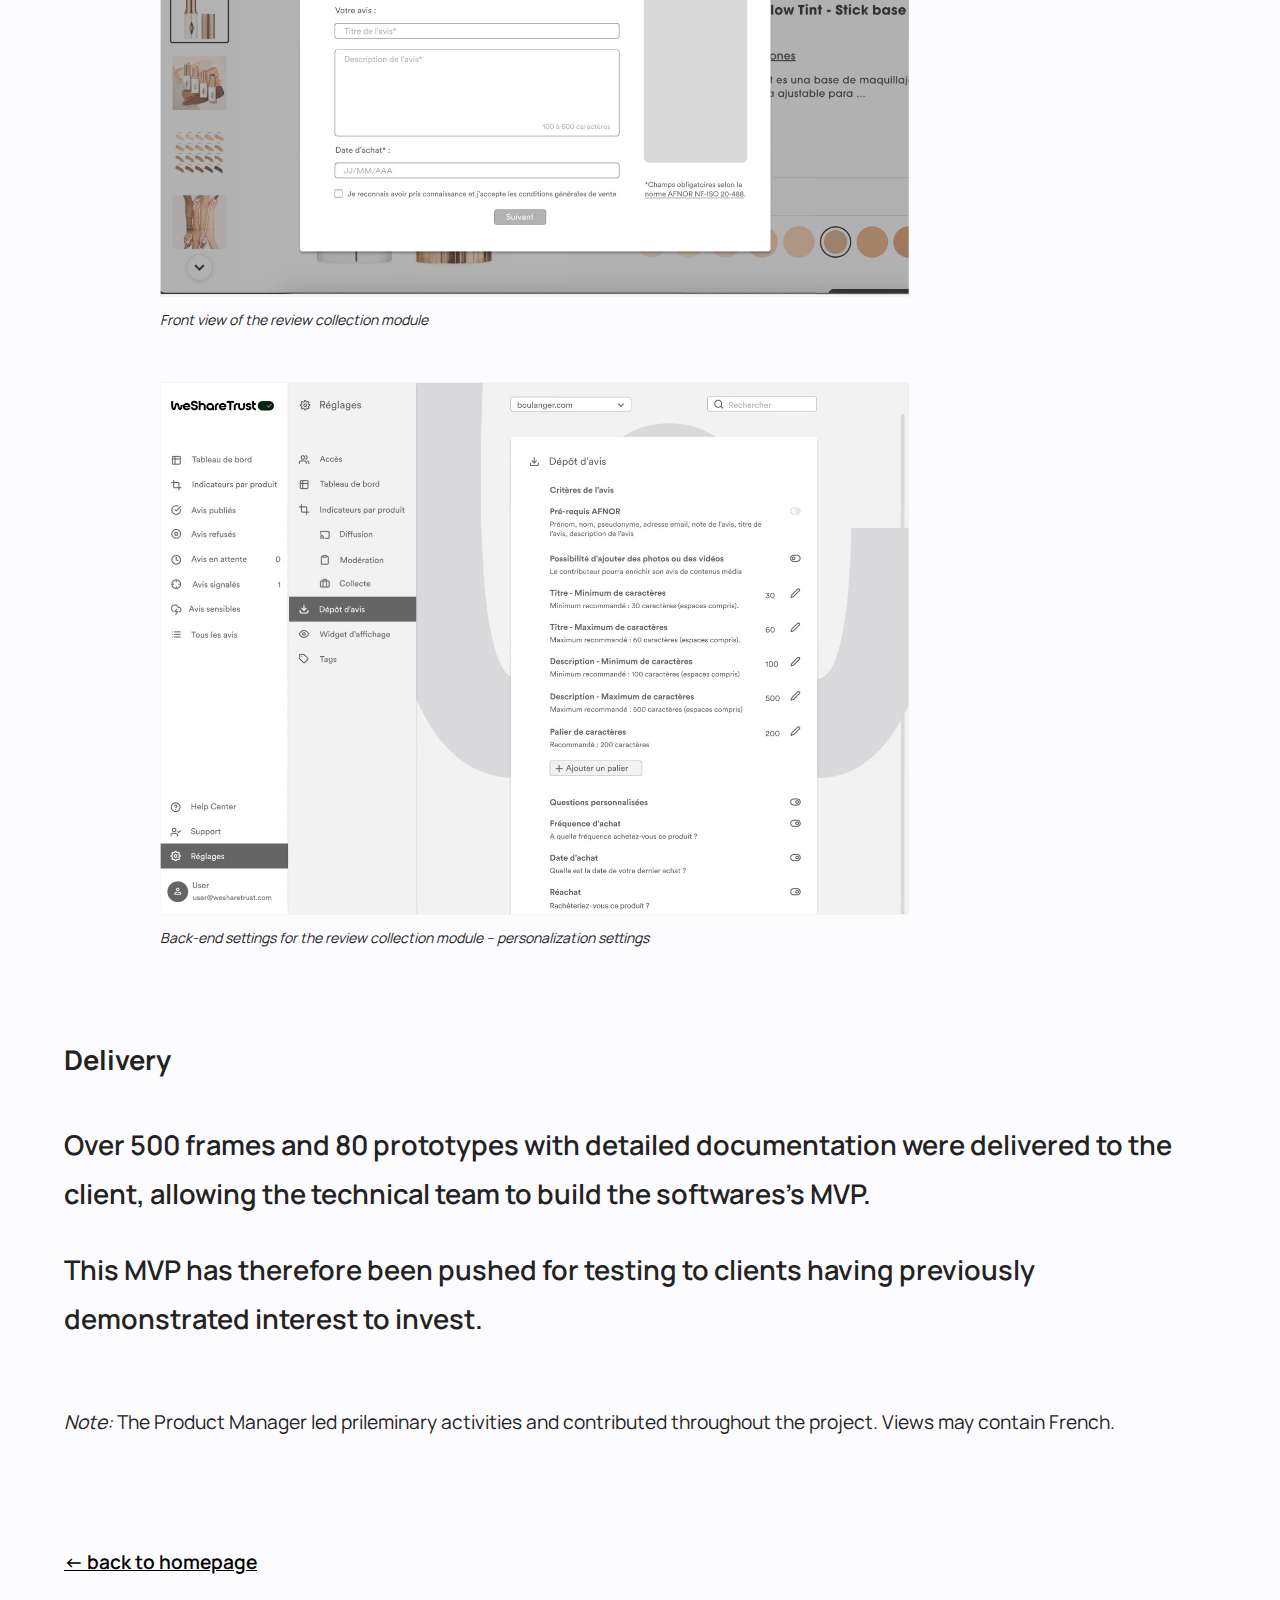
<file: projects.html>
<!DOCTYPE html>
<html lang="fr">
<head>
  <meta charset="UTF-8" />
  <meta name="viewport" content="width=device-width, initial-scale=1.0" />
  <title>Projects – Claire MARGAT</title>
  <link rel="stylesheet" href="style.css" />
  <link rel="icon" href="favicon.ico">
</head>

<body>
  <header>
    <h1>Projects</h1>
  </header>

  <main>
    <p><a href="index.html"><b>← back to homepage</b></a></p>
    <section class="projects">
      <div class="project1">

      
        <h2>Product Designer at We Share Trust</h2>
        <p>July 2024 → December 2024</p>
        <p><strong>Role:</strong> Product Designer<br>
     <strong>Product type:</strong> B2B SaaS<br>
     <strong>Collaboration:</strong> Product Manager, Engineering team
  </p>
        <h3>Designing the MVP of a Software as a Service <i>from the ground up</i></h3>
        <p><i>We Share Trust</i> is a French start-up that makes e-commerce leaders products available to a panel of voluntary <b>consumers who have chosen to comply with the requirements of an independent test.</b></p>
        <p>Testers receive the product at home and must use it for a minimum period before writing their review.</p>
        <p>The WeShareTrust teams also verifies that the product has been properly used through interviews and a detailed analysis of each review prior to <b>moderation</b>.</p>
        <p>The client contacted me to help conceiving a <b>moderation reviews software</b> capable to effectively answer business and users needs.</p>

        <h3>
        Conceiving a moderation reviews software capable to effectively answer business and users needs
      </h3>

      <h4>Design activities on Figjam</h4>

      <p>Preliminary functional and technical study were carried out. 
        <figure class="oneimg project">
        <p>We used <b>Figjam</b> to model the expected features of the software, as well as the architecture of the moderation block and its related modules.</p>
       <img src="figjam.jpg" alt="Figjam">
       <legend class="note">Activities on Figjam</legend>
     </figure>
     <br>
    <p>The user map modeling allow us to:</p>
      <p>
      <ul>
        <li><b>Understanding the user journey</b>: gaining a clear and unified view of the user experience in order to identify pain points and needs.</li>

        <li><b>Improving the experience</b>: identifying opportunities for improvement or innovation to make the journey smoother and more satisfying.</li>

        <li><b>Aligning teams</b>: ensuring that all team members (developers, designers, marketing, etc.) share a common understanding of the customer experience.</li>

        <li><b>Guiding decisions</b>: helping prioritize the development of new features or interface improvements based on real user needs.</li></ul></p>

        <figure class="oneimg project">
          <p>User map modeling: a visual and chronological representation of the user’s experience during their expected interaction with the product</p>
          <img src="usermap.jpg" alt="Usermap">
          <legend class="note">User map for the moderation module</legend>
        </figure>
        <br>

        <h4>
        Design a functional, intuitive, and standardized interface that meets the needs of each user within technical constraints
      </h4>

      <p>
        The preliminary study helped identify the main user groups, generate personas, and determine the key needs for each user profile.

<ul>
  <li><b>The Moderator</b>: responsible for moderating comments within the interface and maintaining a low volume of comments to review, while respecting legal deadlines.</li>

<li><b>The Key Account Manager</b>: responsible for the client account. They supervise the moderator’s work, have validation authority, and benefit from broader access within the interface.</li>

<li><b>The End Client (e-merchant)</b>: in order to monitor their brand reputation, they have the right to review and flag comments that do not comply with legal standards.</li>

<li><b>The Buyer</b> - who provides the data by leaving a comment on a purchased and used product. 
<br>This user does not have direct access to the interface, but actions taken within the interface may lead to consequences — such as blacklisting — in cases where a comment violates applicable standards.</li>
</ul>

The shared interface is <b>standardized</b>, while <b>specific features</b> and <b>access levels</b> are designed for each user type.
<b>Interactions both within and outside</b> the interface between the different user profiles are also prototyped.
      </p>

        <h4>Low to high fidelity mock-up design activities</h4>
        <div class="project">
          <p>From first intention, I iterated the design towards high-fidelity mock-up on Figma.</p>
          <br>
        <figure class="oneimg">
          <img src="lowfi.jpg" alt="lowfi">
          <img src="midfi.jpg" alt="midfi">
          <img src="hifi.jpg" alt="hifi">
        </figure>
      </div>
        <br>
        <p>It was then possible to produce an initial draft of the platform, then iterate toward more realistic versions that took both technical and user constraints into account.</p>
        <p>Thanks to efficient organization, we were able to <b>validate functional intentions, decline views and start building the first prototypes.</b></p>
          <br>
          <div class="project">
          <figure class="oneimg">
            <img src="tag.jpg" alt="tag">
            <figcation class="note">Exemple of a static high-fidelity view (feature: "assigning a tag to a review")</figcation>
          </figure>
        </div>

          <br>
        <h4>Artificial Intelligence feature integration</h4>
      <p>
        Artificial Intelligence have made it possible to integrate, upstream of the manual moderation process, <b>an automatic moderation feature</b> based on the application of a rejection criterion - following the criterias defined by law.</p>
        <p><b>This significantly reduces the volume of incoming data</b> and decreases both the workload and the time-consuming nature of the tasks performed by users such as Moderators and Key Account Managers.
      </p>
          <h4>Design system creation</h4>

          <p>I developed a comprehensive <b>design system</b> aimed at improving <b>consistency</b>, <b>efficiency</b>, and <b>scalability</b> across all digital products. The main objectives were to <b>unify the visual identity</b>, <b>streamline the design and development process</b>, and <b>enhance collaboration</b> between designers and developers.</p>

          <p>To achieve these goals, I audited existing interfaces, identified recurring patterns, and <b>established a set of reusable UI components and design tokens</b> (colors, typography, spacing, etc.). I documented guidelines and best practices to ensure accessibility, responsiveness, and brand coherence.</p>
          <br>
          <div class="project">
          <figure class="oneimg">
          <img src="dsicones.jpg" alt="designsystem">
          <figcaption class="note">Design tokens</figcaption>
        </figure>
      </div>
          <br>
          <h4>Prototyping and User testing on Figma</h4>
          <p>Over 80 prototypes were built throughout the project.</p>
          <br>
          <div class="project">
          <figure class="prototype">
             <p>To better guide technical teams, I designed <b>interactive prototypes on Figma</b> focusing on the platform’s key features.</p> 
  <video
    src="prototype.mp4"
    autoplay
    loop
    muted
    playsinline
    width="640"
    height="360"
  ></video>
  <br>
  <figcaption class="note">
    Low-fidelity prototype for the feature: "settings, updating password"
  </figcaption>
</figure>
</div>
<br>
          <p>Prototypes helped to:
            <ul>
              <li><b>Visualize user flows and system interactions.</b></li>

              <li><b>Create user scenarios for tests</b> allowed to better understand how they interacted with the system and to validate the usability and ergonomics of the interface.</li>

              <li><b>Collect consistent and constructive feedback.</b></li>
                <li><b>Refine design and implement necessary improvements</b>.</li></ul></p>
              <p>For example, certain buttons — particularly within the blacklisting process (for managing blacklisted users) — <b>were redesigned to better match the realistic workflows of the moderator user group.</b></p>

              <p>The final mockups were completed and adjusted and submitted for validation before moving forward with the next stages of development and the creation of additional views and features.</p>

              <p class="note">Note: The illustration shows a low-fidelity prototype. <br>High-fidelity prototypes were submitted to user to improve the realism of the experience.</p>
              <h4>Technical documentation writing</h4>
              <div class="project">
              <figure class="oneimg">
                <img src="documentation.jpg" alt="documentation">
                <figcation class="note">Extract from 'Confluence': detailed explanation of the "Reported Reviews" use case</figcation>
              </figure>
            </div>
            <br>
              <p>I delivered a <b>detailed technical documentation</b> covering all the views and components developed during the project.</p>
              <p>This documentation was created to ensure a <b>clear and consistent understanding</b> of the design system, user flows, and interaction logic among all team members. It served as a <b>reference guide for developers</b> during implementation and helped maintain alignment between the design intentions and the final product.</p>
              <p>Additionally, it facilitated <b>future updates and scalability</b> by providing a structured and easily accessible overview of the platform’s functional and visual specifications.</p>
              <p>To be easily shared and read, the documentation was written on <b>Confluence</b>.</p>

              <h4>Deployment</h4>
              <p>Once the design system and main views were validated, I was able to expand the scope of the project by developing <b>additional user views and new features</b>. 

              <div class="project">
              <p>I the focused on building the <b>back-office interface and management settings</b>, ensuring that administrators could easily manage and customize the platform.</p> 
              <br>
                <figure class="oneimg">
                  <img src="acces.jpg" alt="acces">
                  <figcaption class="note">User access configuration settings</figcaption>
                </figure>
              </div>
              <br>
              <div class="project">
              <p>I also designed a <b>review collection module</b>, which allowed Buyer-type users to submit reviews.</p>
              <br>
              <figure class="oneimg">
              <img src="depot.jpg" alt="depot">
              <figcaption class="note">Front view of the review collection module</figcaption>
              <br>
              <img src="reglages.jpg" alt="reglages">
              <figcaption class="note">Back-end settings for the review collection module – personalization settings</figcaption>
              </figure>
            </div>
            <br>
            
 
            <h4>Delivery</h4>
            <p>
            <b>Over 500 frames and 80 prototypes with detailed documentation were delivered to the client, allowing the technical team to build the softwares's MVP.</p>
            <p>This MVP has therefore been pushed for testing to clients having previously demonstrated interest to invest.</b>
            </p>
            <p class="footnote">
            <br>
    <em>Note:</em> The Product Manager led prileminary activities and contributed throughout the project. Views may contain French.
  </p>
  <br>
            <p><a href="index.html"><b>← back to homepage</b></a></p>
            <br>

              </section>


            </main>

           <footer>
    <h2>Contact</h2>
    <div class="contact-info">℡    <a href="https://web.whatsapp.com/">+33 6 84 44 80 45</a></p>
    <p>@ <a href="mailto:claire.margat@outlook.fr">claire.margat@outlook.fr</a></p>
    <p>[in] <a href="https://www.linkedin.com/in/claire-margat-99587173/" target="https://www.linkedin.com/in/claire-margat-99587173/" rel="noopener noreferrer">linkedIn</a></p></div>
    <p><strong> English, French, Spanish </strong></p>
  <div class="signature">
    <br>
  <p>© 2025 Claire MARGAT - portfolio</p></div>
</footer>
        </body>
        </html>
</file>
<file: style.css>
/* -------------------- IMPORT FONTS -------------------- */
@import url('https://fonts.googleapis.com/css2?family=Manrope:wght@400;600;700&display=swap');
@import url('https://fonts.googleapis.com/css2?family=Tienne:wght@400;700&display=swap');

/* -------------------- BASE -------------------- */
body {
  font-family: "Manrope", sans-serif;
  margin: 0;
  padding: 0;
  color: #222;
  background: #fcfbfe;
  line-height: 1.8;
}

b, strong { font-weight: 600; }

header {
  text-align: padding-left;
  padding-left: 4rem;
  background: #ffffff;
  position: sticky;
  top: 0;
  z-index: 1000; /* passe au-dessus du contenu */
  box-shadow: 0 1px 10px #e5e6e8;
  color: black;
}

header img { max-height: 6rem; }

.about p {font-size: 1.7rem; line-height: 1.8;}

h1 { font-size: 2.5rem; margin: 0rem; }
h2 { font-size: 1.7rem; margin-top: 2rem; display: inline-block; }
h3 { font-size: 1.3rem; font-weight: 600; }


.container {
  display: grid;
  grid-template-columns: 1fr 2fr; /* 1/3 - 2/3 */
    height: calc(100vh - 80px); /* 80px ≈ hauteur du header */
}

.col-gauche {
  background: #fcfbfe;      /* blanc */
  box-sizing: border-box;/* le padding ne casse pas la largeur */
  padding: 2rem 2rem 0rem 3rem; /* haut / droite / bas / gauche */
  margin: 0;             /* aucune marge */

}

.col-droite {
  background: #ffffff;      /* blanc */
  box-sizing: border-box;/* le padding ne casse pas la largeur */
  padding: 4rem 0rem; /* padding-top/bottom = 4rem, gauche/droite = 0rem */
  margin: 0;             /* aucune marge */
  overflow-y: auto;
}

.col-gauche,
.col-droite {
  min-height: 0;
}

.projects {
  padding: 0rem 4rem;
  font-size:1.7rem
}

.project {
  padding: 0rem 6rem;
  max-width: 65%;
  font-size:1.7rem
}

.col-droite img {
  max-width: 100%;
}

.hobbies {
  padding:4rem;
}

.infos {
  color:grey;
  font-size: 1.2rem;
}

.projects a {
  font-size: 1.2rem;
}

.project a {
  font-size: 1.2rem;
}



/*-------- GRID PROJECT HEADER -------------*/

.project-header {
  display: grid;
  grid-template-columns: 1fr auto; /* titre à gauche, infos à droite */
  column-gap: 1rem;
  align-items: center;
  padding-top:1.7rem;
  padding-bottom:2rem;
}

.project-header p {
  text-align: right;   /* texte ferré à droite */
  margin: 0;
  color:grey;
  font-size: 1.2rem;

}

.project-header h3 {
  margin: 0;
}

.full-width-section {
  margin-top: 2rem;   /* augmente l’espace depuis les colonnes */
  padding: 4rem 4rem; /* réduit le padding interne (avant/après items) */
}

.project img {
  width: 150%;
}




/*------------ FLOATING BUTTON IMG---------------- */

.image-wrapper {
  position: relative;
  display: inline-block; /* ou block selon ton layout */
}

.floating-btn {
  position: absolute;
  top: 50%;
  left: 50%;
  transform: translate(-50%, -50%); /* centre horizontal + vertical */
  
  background: #7D61FC;
  color: #ffffff;

  padding: 0.7rem 1.2rem;
  border-radius: 2rem;
  text-decoration: none;
  font-size: 0.9rem;
  font-weight: 600;

  transition: transform 0.2s ease, background 0.2s ease;
}

.floating-btn:hover {
  background: #AA98FF;
  transform: translate(-50%, -50%) translateY(-2px);
}

.image-wrapper .floating-btn {
  color: #ffffff !important;
}

/*----- BUTTON HEADER -------*/

.site-header {
  display: flex;
  align-items: center;        /* alignement vertical */
  justify-content: space-between; /* logo à gauche, bouton à droite */

  padding: 0rem 4rem;
  background: #ffffff;
  box-shadow: 0 1px 10px #e5e6e8;
}

/* bouton */
.header-btn {
  background-color: black;
  color: white;
  text-decoration: none;

  padding: 0.6rem 1.2rem;
  border-radius: 2rem;
  font-weight: 600;
  font-size: 0.9rem;
  transition: background-color 0.2s ease;
}

.header-btn:hover {
  background-color: #AA98FF;
  color:white;
}

.header-btn:visited,
.header-btn:active,
.header-btn:focus {
  color: white;
}







/* -------- RETRAIT MARGES INUTILES SUR FIGURE, TITRES ET LIENS ------------- */

.projects figure,
.projects img,
.projects figure h4 {
  margin: 0;      /* supprime tous les écarts par défaut */
  padding: 0;     /* supprime le padding éventuel */
}

.projects img {
  display: block; /* évite l'espace blanc sous l'image */
  max-width: 100%; /* l'image ne dépasse jamais sa colonne */
  height: auto;    /* garde les proportions */
}





/* -------------------- LIENS -------------------- */
a { color: black; }
a:hover { color: #7B71A8; }
a:visited { color: black; }
a:active { color: #7B71A8; }

.hobbies a { color: white; }

/* -------------------- HOBBIES / THINGS THAT I LOVE -------------------- */

/* CONTENEUR HORIZONTAL */
.hobbies {
  display: flex;
  gap: 2rem;
  align-items: stretch;
}

/* BLOCS */
.hobby-img,
.mind,
.hobby-anime {
  background-color: #7D73AB;
  color: #ffffff;
  text-align: center;
  flex: 1;                 /* largeur équilibrée */
  max-width: 320px;        /* empêche qu’ils s’étalent */
  padding: 2rem;
  border-radius: 5rem;
  display: flex;
  flex-direction: column;
  justify-content: center; /* centrage vertical */
  align-items: center;     /* centrage horizontal */
  text-align: center;
}

/* IMAGES */
.hobby-img img,
.hobby-anime img {
  width: 100%;
  max-width: 140px;
  height: auto;
  margin-bottom: 1rem;
  border-radius: 2rem;
}

/* TEXTE */
.hobby-img p,
.mind p,
.hobby-anime p {
  margin: 0;
}



/* -------------------- VIDEO -------------------- */
.prototype { width: 100%; margin: 0 auto; }
.prototype video {
  width: 100%;
  aspect-ratio: 16 / 9;
  border-radius: 0rem;
}

.note { font-size: 14px; font-style: italic; margin-top: 10px; }

/* -------------------- FOOTER -------------------- */
footer { padding: 2rem 0 2rem 8rem; font-size: 0.9rem; background: #ffffff; box-shadow: inset 0 5px 15px #e5e6e8; }
footer a, footer a:hover, footer a:visited { color: black; }
.signature { text-align: center; }


/*--- FOOTNOTE---*/
.footnote {
  font-size: 1.2rem;
}


/* ========================================================= */
/* ======================= RESPONSIVE ====================== */
/* ========================================================= */

@media (max-width: 900px) {

  /* about */
  .about {
    padding-left: 4rem;
    padding-right: 2rem;
  }

  /* padding pages internes uniquement */
  body main {
    padding: 0 2rem;
  }

  /* colonnes -> vertical */
  .container {
    grid-template-columns: 1fr;
    height: auto;
  }

  .col-gauche,
  .col-droite {
    padding: 1rem 0;
    overflow: visible;
  }

  /* project header : texte sous le titre */
  .project-header {
    display: flex;
    flex-direction: column;
    align-items: flex-start;
  }

  .project-header p {
    text-align: left;
  }

  /* projects largeur normale */
  .project {
    padding: 0;
    max-width: 100%;
  }

  .project img {
    width: 100%;
  }

  /* hobbies -> vertical */
  .hobbies {
    flex-direction: column;
    padding: 2rem 0 2rem 0;

  }

  .hobby-img,
  .mind,
  .hobby-anime {
    max-width: 100%;
  }

  /*floating button responsive*/

  .floating-btn {
  position: absolute;
  width: 60%;
  top: 50%;
  left: 50%;
  transform: translate(-50%, -50%); /* centre horizontal + vertical */
  }

    /*header button responsive*/
    .site-header {
padding: 0rem 3.5rem;
}

  /* cacher les projects dans .project1 uniquement */
  .project1 .project {
    display: none;
  }

  footer {
    padding: 2rem;
    text-align: center;
  }
}
</file>
